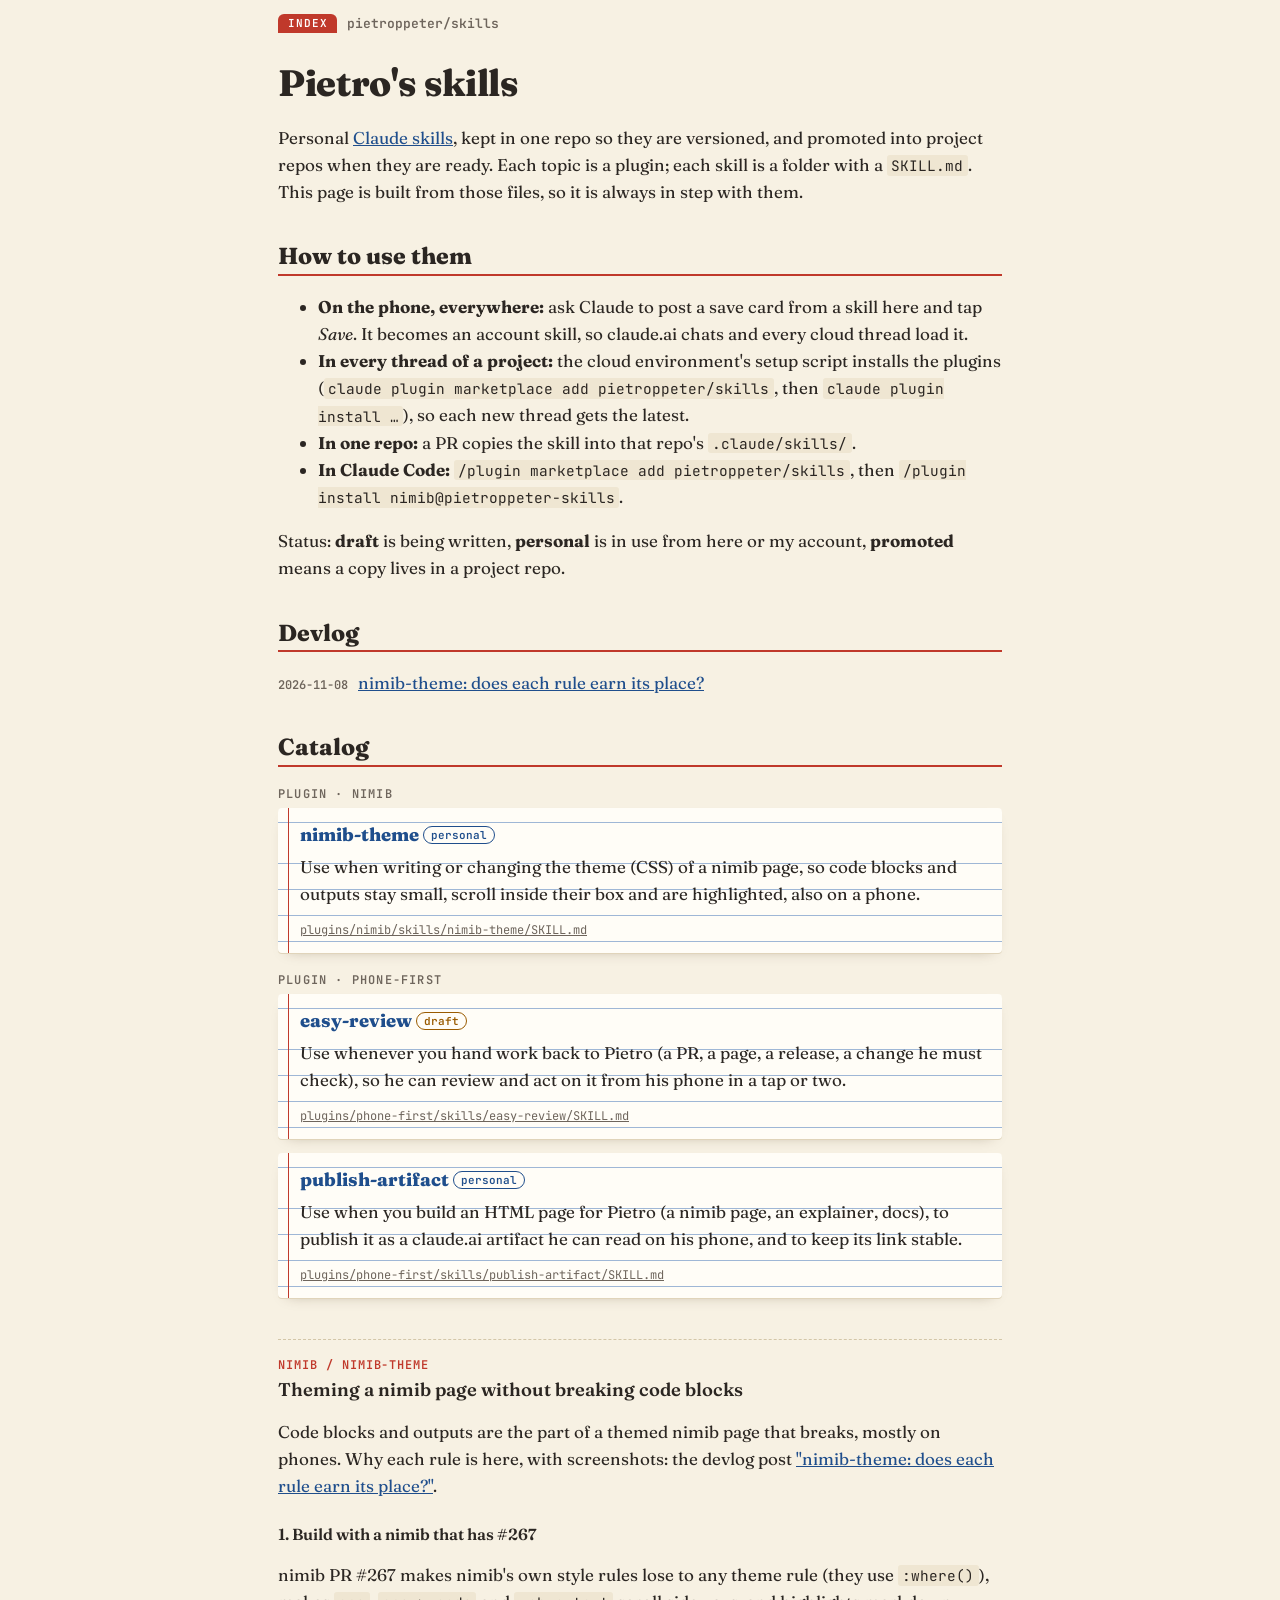
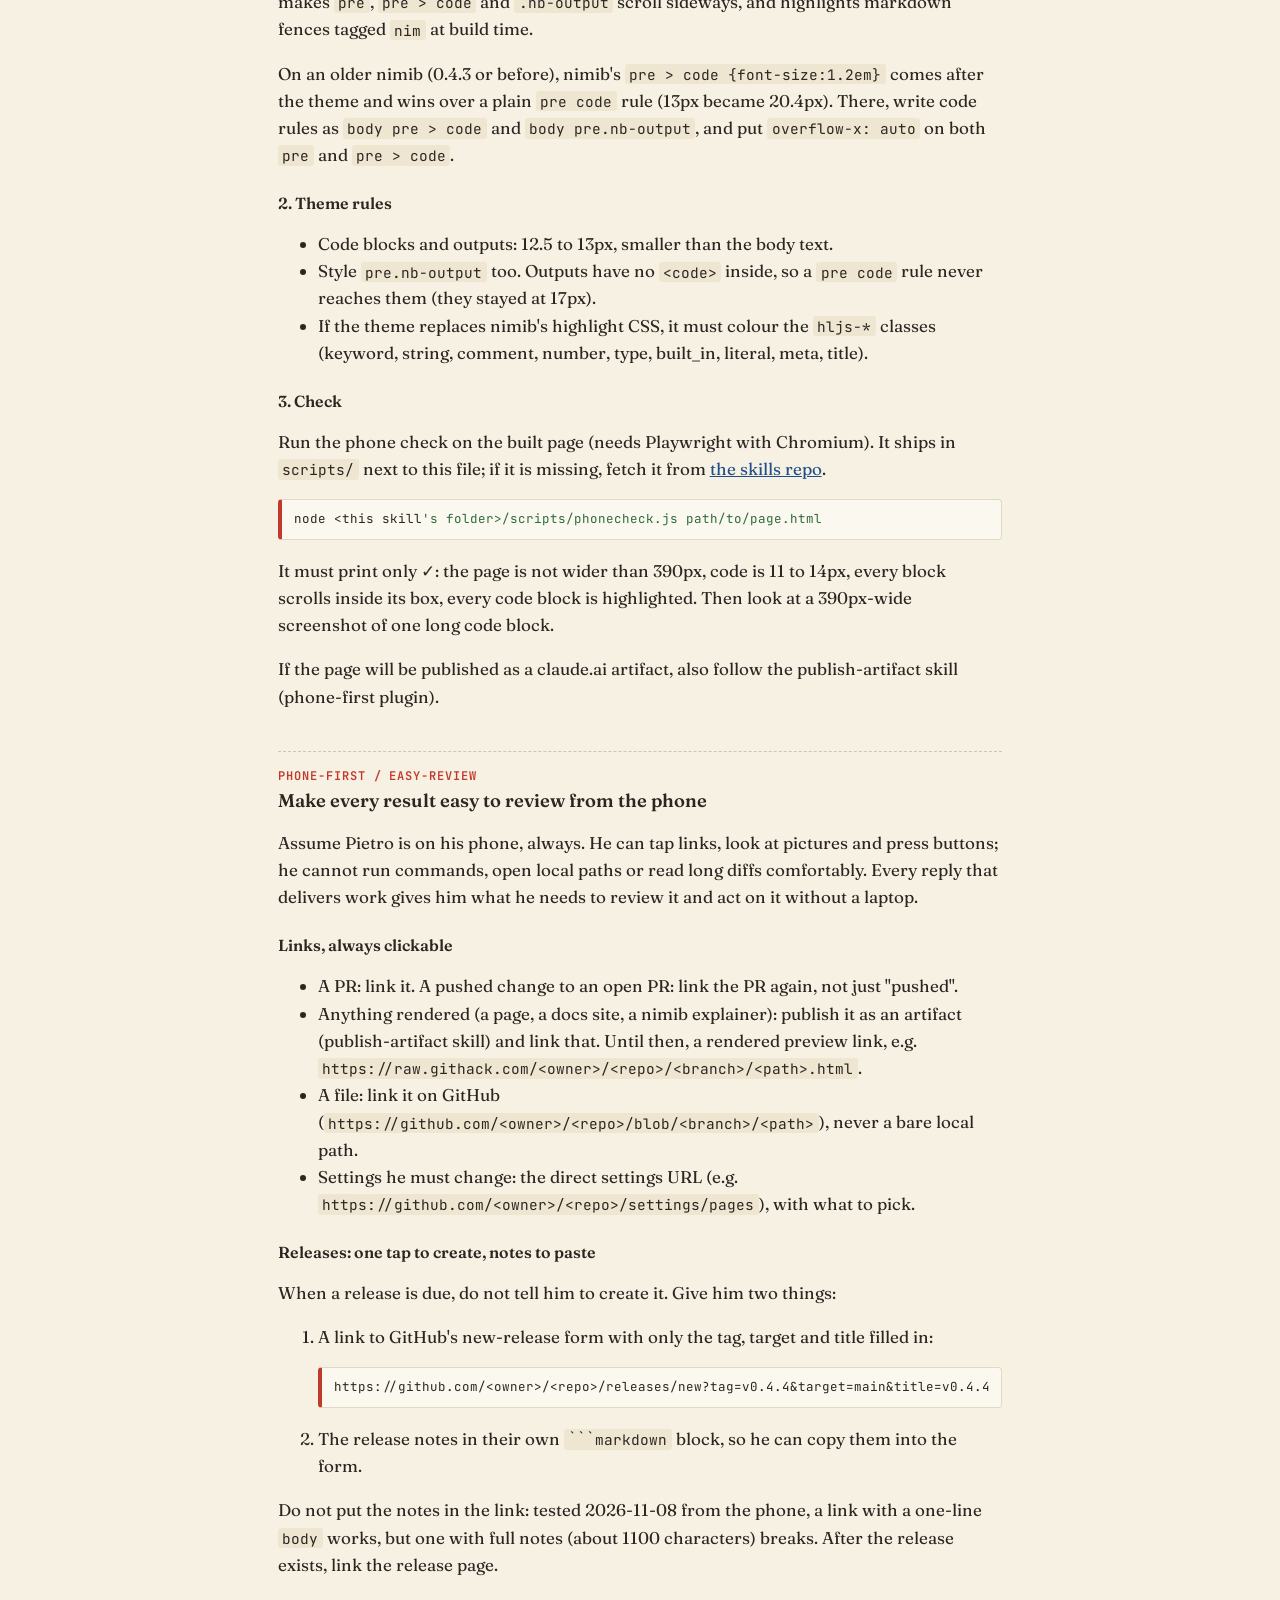
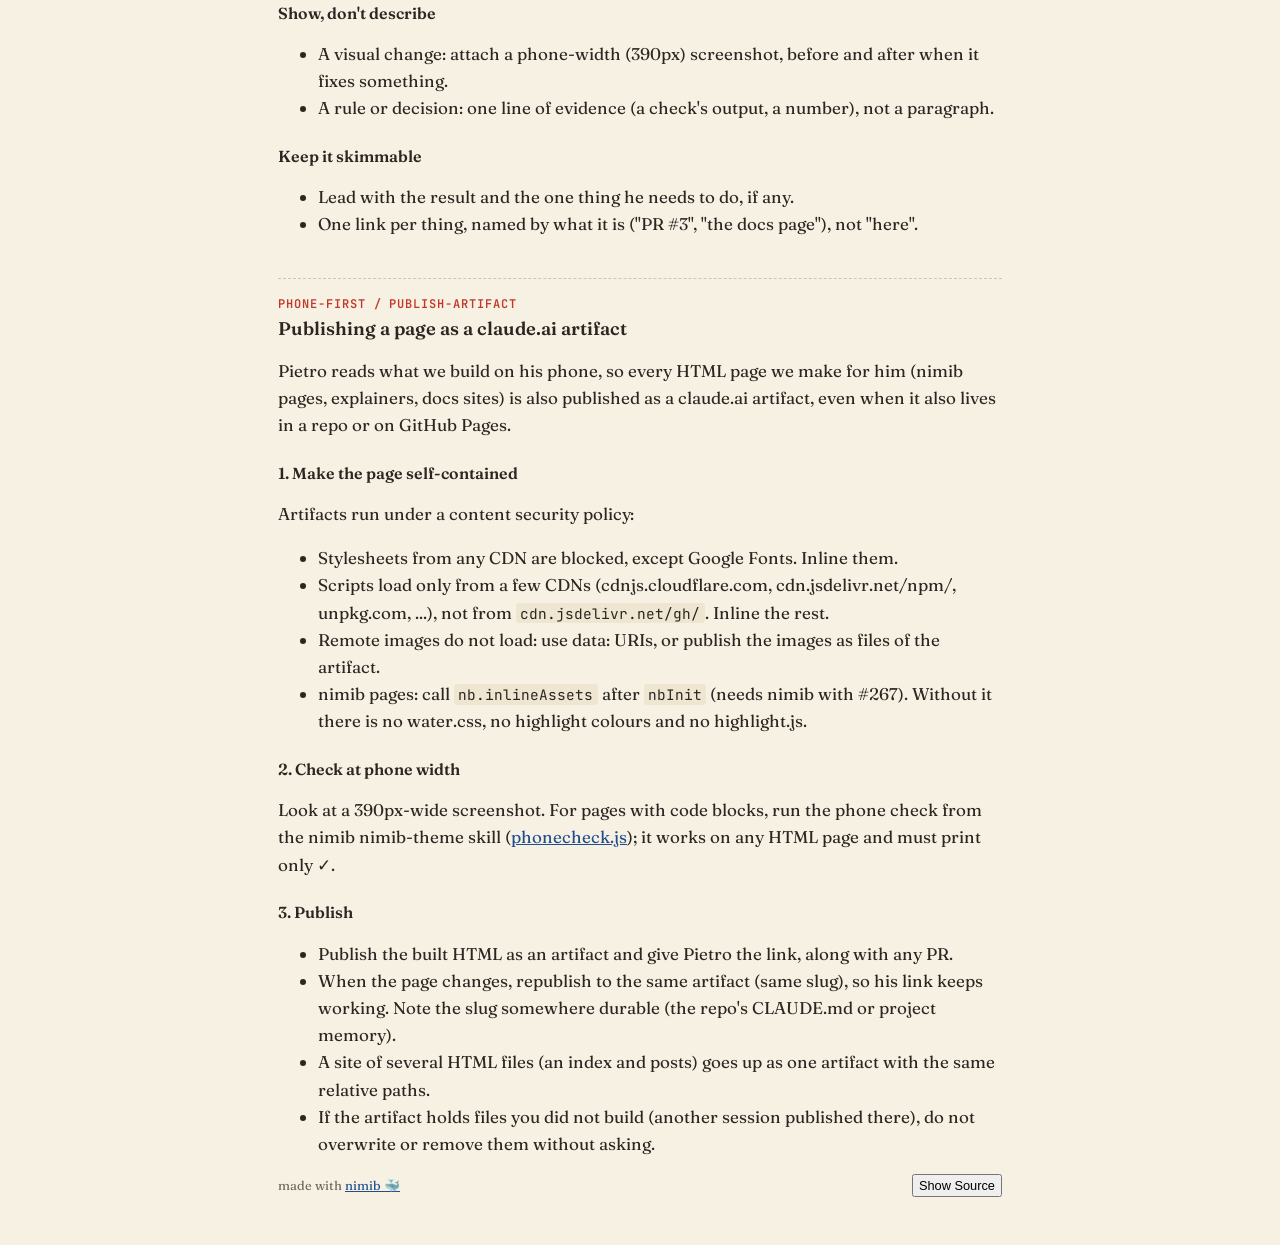
<file: index.html>
<!DOCTYPE html>
<html lang="en-us">
<head>
  <title>Pietro's skills</title>
  <meta content="text/html; charset=utf-8" http-equiv="content-type">
  <meta content="width=device-width, initial-scale=1" name="viewport">
  <meta content="nimib 0.4.3" name="generator">
  <link rel="preconnect" href="https://fonts.googleapis.com">
<link rel="preconnect" href="https://fonts.gstatic.com" crossorigin>
<link href="https://fonts.googleapis.com/css2?family=Fraunces:opsz,wght@9..144,400;9..144,600;9..144,800&family=JetBrains+Mono:wght@400;600&display=swap" rel="stylesheet">
<style>/* "Index card" theme: cream paper, a red margin rule, blue ruled cards. */
:root { --paper:#f7f1e3; --ink:#2b2622; --muted:#6e655c; --rule:#c0392b; --blue:#9fb7d6; --card:#fffdf7; --accent:#1f4e8c; }
* { box-sizing: border-box; }
html { -webkit-text-size-adjust: 100%; text-size-adjust: 100%; }
body { margin: 0 auto; max-width: 760px; padding: 0 18px 48px; background: var(--paper); color: var(--ink);
  font: 17px/1.6 "Fraunces", Georgia, serif; font-optical-sizing: auto; }
a { color: var(--accent); }
h1, h2, h3, h4 { line-height: 1.2; margin: 1.6em 0 .5em; }
h1 { font-size: 2.3rem; font-weight: 800; margin-top: .6em; letter-spacing: -.01em; }
h2 { font-size: 1.45rem; font-weight: 800; border-bottom: 2px solid var(--rule); padding-bottom: .15em; }
h3 { font-size: 1.15rem; font-weight: 600; }
h4 { font-size: 1rem; font-weight: 600; }
.masthead { display: flex; align-items: center; gap: 10px; padding: 14px 0 6px; font: 600 13px "JetBrains Mono", monospace; }
.masthead a { color: var(--muted); text-decoration: none; }
.tab { background: var(--rule); color: #fff; padding: 2px 10px 3px; border-radius: 6px 6px 0 0; letter-spacing: .08em; text-transform: uppercase; font-size: 11px; }
code { font-family: "JetBrains Mono", ui-monospace, monospace; font-size: .85em; background: #efe6d2; padding: .05em .3em; border-radius: 3px; }
body pre { background: #fbf8f0; border: 1px solid #e3d8c0; border-left: 4px solid var(--rule); border-radius: 4px; padding: 10px 12px; overflow-x: auto; }
body pre > code, body pre.nb-output { font: 12.5px/1.5 "JetBrains Mono", ui-monospace, monospace; background: none; padding: 0; overflow-x: auto; display: block; white-space: pre; }
.hljs-comment, .hljs-quote { color: #8a8076; font-style: italic; }
.hljs-keyword, .hljs-selector-tag, .hljs-built_in { color: #a3271a; }
.hljs-string, .hljs-regexp { color: #2e6b3a; }
.hljs-number, .hljs-literal, .hljs-symbol { color: #9a5b00; }
.hljs-type, .hljs-title, .hljs-section { color: var(--accent); }
.hljs-meta, .hljs-attr, .hljs-attribute, .hljs-variable { color: #7a4f9a; }
.plugin { font: 600 12px "JetBrains Mono", monospace; text-transform: uppercase; letter-spacing: .1em; color: var(--muted); }
.cards { list-style: none; padding: 0; margin: 0; display: grid; gap: 14px; }
.card { background: var(--card); border-radius: 4px; padding: 12px 16px 12px 22px; box-shadow: 0 1px 0 #e0d4ba, 0 6px 14px -10px rgba(60,40,10,.4);
  background-image: linear-gradient(to right, transparent 10px, var(--rule) 10px, var(--rule) 11px, transparent 11px),
    repeating-linear-gradient(to bottom, transparent 0 25px, var(--blue) 25px 26px);
  background-position: 0 0, 0 30px; }
.card .name { font-weight: 800; font-size: 1.15rem; text-decoration: none; }
.card p { margin: .2em 0 .4em; }
.card .src { font: 12px "JetBrains Mono", monospace; color: var(--muted); word-break: break-all; }
.status { font: 600 11px "JetBrains Mono", monospace; padding: 1px 7px; border-radius: 10px; border: 1px solid; vertical-align: 2px; }
.status.draft { color: #9a5b00; } .status.personal { color: var(--accent); } .status.promoted { color: #2e6b3a; }
.skill { margin-top: 2.4em; }
.kicker { font: 600 12px "JetBrains Mono", monospace; color: var(--rule); text-transform: uppercase; letter-spacing: .08em; margin: 0; border-top: 1px dashed #d3c6a8; padding-top: 1.4em; }
.skill > h3:first-of-type, .kicker + h3 { margin-top: .3em; }
footer, .nb-footer { color: var(--muted); font-size: 13px; }
.shot { margin: 1em 0; } .shot img { width: 100%; max-width: 390px; display: block; margin: 0 auto; border: 1px solid #d9cfb8; border-radius: 6px; }
.shot figcaption { font-size: 13px; color: var(--muted); text-align: center; margin-top: 4px; }
table { border-collapse: collapse; width: 100%; font-size: 14px; display: block; overflow-x: auto; }
th, td { border-bottom: 1px solid #ddd1b6; padding: 6px 8px; text-align: left; vertical-align: top; }
.posts { list-style: none; padding: 0; } .posts time { font: 600 12px "JetBrains Mono", monospace; color: var(--muted); margin-right: 6px; }
:not(pre) > code { overflow-wrap: anywhere; }
</style>
  
  <style>
/* nimib's own rules use :where(), so they have zero specificity:
   any rule in a theme wins over them, wherever the theme puts it. */
:where(html) {
  -webkit-text-size-adjust: 100%;
  text-size-adjust: 100%;
}
:where(.nb-box) {
  display: flex;
  align-items: center;
  justify-content: space-between;
}
:where(.nb-small) {
  font-size: 0.8rem;
}
:where(button.nb-small) {
  float: right;
  padding: 2px;
  padding-right: 5px;
  padding-left: 5px;
}
:where(section#source) {
  display:none
}
/* code scrolls sideways inside its own box instead of spilling out of it */
:where(pre), :where(pre > code), :where(.nb-output) {
  overflow-x: auto;
}
:where(pre > code) {
  font-size: 1.2em;
}
:where(.nb-output) {
  line-height: 1.15;
}
:where(figure) {
  margin: 2rem 0;
}
:where(figcaption) {
  text-align: center;
}
</style>
  
    
<script>
/*!
  Highlight.js v11.7.0 (git: 82688fad18)
  (c) 2006-2022 undefined and other contributors
  License: BSD-3-Clause
 */
var hljs=function(){"use strict";var e={exports:{}};function t(e){
return e instanceof Map?e.clear=e.delete=e.set=()=>{
throw Error("map is read-only")}:e instanceof Set&&(e.add=e.clear=e.delete=()=>{
throw Error("set is read-only")
}),Object.freeze(e),Object.getOwnPropertyNames(e).forEach((n=>{var i=e[n]
;"object"!=typeof i||Object.isFrozen(i)||t(i)})),e}
e.exports=t,e.exports.default=t;class n{constructor(e){
void 0===e.data&&(e.data={}),this.data=e.data,this.isMatchIgnored=!1}
ignoreMatch(){this.isMatchIgnored=!0}}function i(e){
return e.replace(/&/g,"&amp;").replace(/</g,"&lt;").replace(/>/g,"&gt;").replace(/"/g,"&quot;").replace(/'/g,"&#x27;")
}function r(e,...t){const n=Object.create(null);for(const t in e)n[t]=e[t]
;return t.forEach((e=>{for(const t in e)n[t]=e[t]})),n}
const s=e=>!!e.scope||e.sublanguage&&e.language;class o{constructor(e,t){
this.buffer="",this.classPrefix=t.classPrefix,e.walk(this)}addText(e){
this.buffer+=i(e)}openNode(e){if(!s(e))return;let t=""
;t=e.sublanguage?"language-"+e.language:((e,{prefix:t})=>{if(e.includes(".")){
const n=e.split(".")
;return[`${t}${n.shift()}`,...n.map(((e,t)=>`${e}${"_".repeat(t+1)}`))].join(" ")
}return`${t}${e}`})(e.scope,{prefix:this.classPrefix}),this.span(t)}
closeNode(e){s(e)&&(this.buffer+="</span>")}value(){return this.buffer}span(e){
this.buffer+=`<span class="${e}">`}}const a=(e={})=>{const t={children:[]}
;return Object.assign(t,e),t};class c{constructor(){
this.rootNode=a(),this.stack=[this.rootNode]}get top(){
return this.stack[this.stack.length-1]}get root(){return this.rootNode}add(e){
this.top.children.push(e)}openNode(e){const t=a({scope:e})
;this.add(t),this.stack.push(t)}closeNode(){
if(this.stack.length>1)return this.stack.pop()}closeAllNodes(){
for(;this.closeNode(););}toJSON(){return JSON.stringify(this.rootNode,null,4)}
walk(e){return this.constructor._walk(e,this.rootNode)}static _walk(e,t){
return"string"==typeof t?e.addText(t):t.children&&(e.openNode(t),
t.children.forEach((t=>this._walk(e,t))),e.closeNode(t)),e}static _collapse(e){
"string"!=typeof e&&e.children&&(e.children.every((e=>"string"==typeof e))?e.children=[e.children.join("")]:e.children.forEach((e=>{
c._collapse(e)})))}}class l extends c{constructor(e){super(),this.options=e}
addKeyword(e,t){""!==e&&(this.openNode(t),this.addText(e),this.closeNode())}
addText(e){""!==e&&this.add(e)}addSublanguage(e,t){const n=e.root
;n.sublanguage=!0,n.language=t,this.add(n)}toHTML(){
return new o(this,this.options).value()}finalize(){return!0}}function g(e){
return e?"string"==typeof e?e:e.source:null}function d(e){return p("(?=",e,")")}
function u(e){return p("(?:",e,")*")}function h(e){return p("(?:",e,")?")}
function p(...e){return e.map((e=>g(e))).join("")}function f(...e){const t=(e=>{
const t=e[e.length-1]
;return"object"==typeof t&&t.constructor===Object?(e.splice(e.length-1,1),t):{}
})(e);return"("+(t.capture?"":"?:")+e.map((e=>g(e))).join("|")+")"}
function b(e){return RegExp(e.toString()+"|").exec("").length-1}
const m=/\[(?:[^\\\]]|\\.)*\]|\(\??|\\([1-9][0-9]*)|\\./
;function E(e,{joinWith:t}){let n=0;return e.map((e=>{n+=1;const t=n
;let i=g(e),r="";for(;i.length>0;){const e=m.exec(i);if(!e){r+=i;break}
r+=i.substring(0,e.index),
i=i.substring(e.index+e[0].length),"\\"===e[0][0]&&e[1]?r+="\\"+(Number(e[1])+t):(r+=e[0],
"("===e[0]&&n++)}return r})).map((e=>`(${e})`)).join(t)}
const x="[a-zA-Z]\\w*",w="[a-zA-Z_]\\w*",y="\\b\\d+(\\.\\d+)?",_="(-?)(\\b0[xX][a-fA-F0-9]+|(\\b\\d+(\\.\\d*)?|\\.\\d+)([eE][-+]?\\d+)?)",O="\\b(0b[01]+)",v={
begin:"\\\\[\\s\\S]",relevance:0},N={scope:"string",begin:"'",end:"'",
illegal:"\\n",contains:[v]},k={scope:"string",begin:'"',end:'"',illegal:"\\n",
contains:[v]},M=(e,t,n={})=>{const i=r({scope:"comment",begin:e,end:t,
contains:[]},n);i.contains.push({scope:"doctag",
begin:"[ ]*(?=(TODO|FIXME|NOTE|BUG|OPTIMIZE|HACK|XXX):)",
end:/(TODO|FIXME|NOTE|BUG|OPTIMIZE|HACK|XXX):/,excludeBegin:!0,relevance:0})
;const s=f("I","a","is","so","us","to","at","if","in","it","on",/[A-Za-z]+['](d|ve|re|ll|t|s|n)/,/[A-Za-z]+[-][a-z]+/,/[A-Za-z][a-z]{2,}/)
;return i.contains.push({begin:p(/[ ]+/,"(",s,/[.]?[:]?([.][ ]|[ ])/,"){3}")}),i
},S=M("//","$"),R=M("/\\*","\\*/"),j=M("#","$");var A=Object.freeze({
__proto__:null,MATCH_NOTHING_RE:/\b\B/,IDENT_RE:x,UNDERSCORE_IDENT_RE:w,
NUMBER_RE:y,C_NUMBER_RE:_,BINARY_NUMBER_RE:O,
RE_STARTERS_RE:"!|!=|!==|%|%=|&|&&|&=|\\*|\\*=|\\+|\\+=|,|-|-=|/=|/|:|;|<<|<<=|<=|<|===|==|=|>>>=|>>=|>=|>>>|>>|>|\\?|\\[|\\{|\\(|\\^|\\^=|\\||\\|=|\\|\\||~",
SHEBANG:(e={})=>{const t=/^#![ ]*\//
;return e.binary&&(e.begin=p(t,/.*\b/,e.binary,/\b.*/)),r({scope:"meta",begin:t,
end:/$/,relevance:0,"on:begin":(e,t)=>{0!==e.index&&t.ignoreMatch()}},e)},
BACKSLASH_ESCAPE:v,APOS_STRING_MODE:N,QUOTE_STRING_MODE:k,PHRASAL_WORDS_MODE:{
begin:/\b(a|an|the|are|I'm|isn't|don't|doesn't|won't|but|just|should|pretty|simply|enough|gonna|going|wtf|so|such|will|you|your|they|like|more)\b/
},COMMENT:M,C_LINE_COMMENT_MODE:S,C_BLOCK_COMMENT_MODE:R,HASH_COMMENT_MODE:j,
NUMBER_MODE:{scope:"number",begin:y,relevance:0},C_NUMBER_MODE:{scope:"number",
begin:_,relevance:0},BINARY_NUMBER_MODE:{scope:"number",begin:O,relevance:0},
REGEXP_MODE:{begin:/(?=\/[^/\n]*\/)/,contains:[{scope:"regexp",begin:/\//,
end:/\/[gimuy]*/,illegal:/\n/,contains:[v,{begin:/\[/,end:/\]/,relevance:0,
contains:[v]}]}]},TITLE_MODE:{scope:"title",begin:x,relevance:0},
UNDERSCORE_TITLE_MODE:{scope:"title",begin:w,relevance:0},METHOD_GUARD:{
begin:"\\.\\s*[a-zA-Z_]\\w*",relevance:0},END_SAME_AS_BEGIN:e=>Object.assign(e,{
"on:begin":(e,t)=>{t.data._beginMatch=e[1]},"on:end":(e,t)=>{
t.data._beginMatch!==e[1]&&t.ignoreMatch()}})});function I(e,t){
"."===e.input[e.index-1]&&t.ignoreMatch()}function T(e,t){
void 0!==e.className&&(e.scope=e.className,delete e.className)}function L(e,t){
t&&e.beginKeywords&&(e.begin="\\b("+e.beginKeywords.split(" ").join("|")+")(?!\\.)(?=\\b|\\s)",
e.__beforeBegin=I,e.keywords=e.keywords||e.beginKeywords,delete e.beginKeywords,
void 0===e.relevance&&(e.relevance=0))}function B(e,t){
Array.isArray(e.illegal)&&(e.illegal=f(...e.illegal))}function D(e,t){
if(e.match){
if(e.begin||e.end)throw Error("begin & end are not supported with match")
;e.begin=e.match,delete e.match}}function H(e,t){
void 0===e.relevance&&(e.relevance=1)}const P=(e,t)=>{if(!e.beforeMatch)return
;if(e.starts)throw Error("beforeMatch cannot be used with starts")
;const n=Object.assign({},e);Object.keys(e).forEach((t=>{delete e[t]
})),e.keywords=n.keywords,e.begin=p(n.beforeMatch,d(n.begin)),e.starts={
relevance:0,contains:[Object.assign(n,{endsParent:!0})]
},e.relevance=0,delete n.beforeMatch
},C=["of","and","for","in","not","or","if","then","parent","list","value"]
;function $(e,t,n="keyword"){const i=Object.create(null)
;return"string"==typeof e?r(n,e.split(" ")):Array.isArray(e)?r(n,e):Object.keys(e).forEach((n=>{
Object.assign(i,$(e[n],t,n))})),i;function r(e,n){
t&&(n=n.map((e=>e.toLowerCase()))),n.forEach((t=>{const n=t.split("|")
;i[n[0]]=[e,U(n[0],n[1])]}))}}function U(e,t){
return t?Number(t):(e=>C.includes(e.toLowerCase()))(e)?0:1}const z={},K=e=>{
console.error(e)},W=(e,...t)=>{console.log("WARN: "+e,...t)},X=(e,t)=>{
z[`${e}/${t}`]||(console.log(`Deprecated as of ${e}. ${t}`),z[`${e}/${t}`]=!0)
},G=Error();function Z(e,t,{key:n}){let i=0;const r=e[n],s={},o={}
;for(let e=1;e<=t.length;e++)o[e+i]=r[e],s[e+i]=!0,i+=b(t[e-1])
;e[n]=o,e[n]._emit=s,e[n]._multi=!0}function F(e){(e=>{
e.scope&&"object"==typeof e.scope&&null!==e.scope&&(e.beginScope=e.scope,
delete e.scope)})(e),"string"==typeof e.beginScope&&(e.beginScope={
_wrap:e.beginScope}),"string"==typeof e.endScope&&(e.endScope={_wrap:e.endScope
}),(e=>{if(Array.isArray(e.begin)){
if(e.skip||e.excludeBegin||e.returnBegin)throw K("skip, excludeBegin, returnBegin not compatible with beginScope: {}"),
G
;if("object"!=typeof e.beginScope||null===e.beginScope)throw K("beginScope must be object"),
G;Z(e,e.begin,{key:"beginScope"}),e.begin=E(e.begin,{joinWith:""})}})(e),(e=>{
if(Array.isArray(e.end)){
if(e.skip||e.excludeEnd||e.returnEnd)throw K("skip, excludeEnd, returnEnd not compatible with endScope: {}"),
G
;if("object"!=typeof e.endScope||null===e.endScope)throw K("endScope must be object"),
G;Z(e,e.end,{key:"endScope"}),e.end=E(e.end,{joinWith:""})}})(e)}function V(e){
function t(t,n){
return RegExp(g(t),"m"+(e.case_insensitive?"i":"")+(e.unicodeRegex?"u":"")+(n?"g":""))
}class n{constructor(){
this.matchIndexes={},this.regexes=[],this.matchAt=1,this.position=0}
addRule(e,t){
t.position=this.position++,this.matchIndexes[this.matchAt]=t,this.regexes.push([t,e]),
this.matchAt+=b(e)+1}compile(){0===this.regexes.length&&(this.exec=()=>null)
;const e=this.regexes.map((e=>e[1]));this.matcherRe=t(E(e,{joinWith:"|"
}),!0),this.lastIndex=0}exec(e){this.matcherRe.lastIndex=this.lastIndex
;const t=this.matcherRe.exec(e);if(!t)return null
;const n=t.findIndex(((e,t)=>t>0&&void 0!==e)),i=this.matchIndexes[n]
;return t.splice(0,n),Object.assign(t,i)}}class i{constructor(){
this.rules=[],this.multiRegexes=[],
this.count=0,this.lastIndex=0,this.regexIndex=0}getMatcher(e){
if(this.multiRegexes[e])return this.multiRegexes[e];const t=new n
;return this.rules.slice(e).forEach((([e,n])=>t.addRule(e,n))),
t.compile(),this.multiRegexes[e]=t,t}resumingScanAtSamePosition(){
return 0!==this.regexIndex}considerAll(){this.regexIndex=0}addRule(e,t){
this.rules.push([e,t]),"begin"===t.type&&this.count++}exec(e){
const t=this.getMatcher(this.regexIndex);t.lastIndex=this.lastIndex
;let n=t.exec(e)
;if(this.resumingScanAtSamePosition())if(n&&n.index===this.lastIndex);else{
const t=this.getMatcher(0);t.lastIndex=this.lastIndex+1,n=t.exec(e)}
return n&&(this.regexIndex+=n.position+1,
this.regexIndex===this.count&&this.considerAll()),n}}
if(e.compilerExtensions||(e.compilerExtensions=[]),
e.contains&&e.contains.includes("self"))throw Error("ERR: contains `self` is not supported at the top-level of a language.  See documentation.")
;return e.classNameAliases=r(e.classNameAliases||{}),function n(s,o){const a=s
;if(s.isCompiled)return a
;[T,D,F,P].forEach((e=>e(s,o))),e.compilerExtensions.forEach((e=>e(s,o))),
s.__beforeBegin=null,[L,B,H].forEach((e=>e(s,o))),s.isCompiled=!0;let c=null
;return"object"==typeof s.keywords&&s.keywords.$pattern&&(s.keywords=Object.assign({},s.keywords),
c=s.keywords.$pattern,
delete s.keywords.$pattern),c=c||/\w+/,s.keywords&&(s.keywords=$(s.keywords,e.case_insensitive)),
a.keywordPatternRe=t(c,!0),
o&&(s.begin||(s.begin=/\B|\b/),a.beginRe=t(a.begin),s.end||s.endsWithParent||(s.end=/\B|\b/),
s.end&&(a.endRe=t(a.end)),
a.terminatorEnd=g(a.end)||"",s.endsWithParent&&o.terminatorEnd&&(a.terminatorEnd+=(s.end?"|":"")+o.terminatorEnd)),
s.illegal&&(a.illegalRe=t(s.illegal)),
s.contains||(s.contains=[]),s.contains=[].concat(...s.contains.map((e=>(e=>(e.variants&&!e.cachedVariants&&(e.cachedVariants=e.variants.map((t=>r(e,{
variants:null},t)))),e.cachedVariants?e.cachedVariants:q(e)?r(e,{
starts:e.starts?r(e.starts):null
}):Object.isFrozen(e)?r(e):e))("self"===e?s:e)))),s.contains.forEach((e=>{n(e,a)
})),s.starts&&n(s.starts,o),a.matcher=(e=>{const t=new i
;return e.contains.forEach((e=>t.addRule(e.begin,{rule:e,type:"begin"
}))),e.terminatorEnd&&t.addRule(e.terminatorEnd,{type:"end"
}),e.illegal&&t.addRule(e.illegal,{type:"illegal"}),t})(a),a}(e)}function q(e){
return!!e&&(e.endsWithParent||q(e.starts))}class J extends Error{
constructor(e,t){super(e),this.name="HTMLInjectionError",this.html=t}}
const Y=i,Q=r,ee=Symbol("nomatch");var te=(t=>{
const i=Object.create(null),r=Object.create(null),s=[];let o=!0
;const a="Could not find the language '{}', did you forget to load/include a language module?",c={
disableAutodetect:!0,name:"Plain text",contains:[]};let g={
ignoreUnescapedHTML:!1,throwUnescapedHTML:!1,noHighlightRe:/^(no-?highlight)$/i,
languageDetectRe:/\blang(?:uage)?-([\w-]+)\b/i,classPrefix:"hljs-",
cssSelector:"pre code",languages:null,__emitter:l};function b(e){
return g.noHighlightRe.test(e)}function m(e,t,n){let i="",r=""
;"object"==typeof t?(i=e,
n=t.ignoreIllegals,r=t.language):(X("10.7.0","highlight(lang, code, ...args) has been deprecated."),
X("10.7.0","Please use highlight(code, options) instead.\nhttps://github.com/highlightjs/highlight.js/issues/2277"),
r=e,i=t),void 0===n&&(n=!0);const s={code:i,language:r};k("before:highlight",s)
;const o=s.result?s.result:E(s.language,s.code,n)
;return o.code=s.code,k("after:highlight",o),o}function E(e,t,r,s){
const c=Object.create(null);function l(){if(!N.keywords)return void M.addText(S)
;let e=0;N.keywordPatternRe.lastIndex=0;let t=N.keywordPatternRe.exec(S),n=""
;for(;t;){n+=S.substring(e,t.index)
;const r=y.case_insensitive?t[0].toLowerCase():t[0],s=(i=r,N.keywords[i]);if(s){
const[e,i]=s
;if(M.addText(n),n="",c[r]=(c[r]||0)+1,c[r]<=7&&(R+=i),e.startsWith("_"))n+=t[0];else{
const n=y.classNameAliases[e]||e;M.addKeyword(t[0],n)}}else n+=t[0]
;e=N.keywordPatternRe.lastIndex,t=N.keywordPatternRe.exec(S)}var i
;n+=S.substring(e),M.addText(n)}function d(){null!=N.subLanguage?(()=>{
if(""===S)return;let e=null;if("string"==typeof N.subLanguage){
if(!i[N.subLanguage])return void M.addText(S)
;e=E(N.subLanguage,S,!0,k[N.subLanguage]),k[N.subLanguage]=e._top
}else e=x(S,N.subLanguage.length?N.subLanguage:null)
;N.relevance>0&&(R+=e.relevance),M.addSublanguage(e._emitter,e.language)
})():l(),S=""}function u(e,t){let n=1;const i=t.length-1;for(;n<=i;){
if(!e._emit[n]){n++;continue}const i=y.classNameAliases[e[n]]||e[n],r=t[n]
;i?M.addKeyword(r,i):(S=r,l(),S=""),n++}}function h(e,t){
return e.scope&&"string"==typeof e.scope&&M.openNode(y.classNameAliases[e.scope]||e.scope),
e.beginScope&&(e.beginScope._wrap?(M.addKeyword(S,y.classNameAliases[e.beginScope._wrap]||e.beginScope._wrap),
S=""):e.beginScope._multi&&(u(e.beginScope,t),S="")),N=Object.create(e,{parent:{
value:N}}),N}function p(e,t,i){let r=((e,t)=>{const n=e&&e.exec(t)
;return n&&0===n.index})(e.endRe,i);if(r){if(e["on:end"]){const i=new n(e)
;e["on:end"](t,i),i.isMatchIgnored&&(r=!1)}if(r){
for(;e.endsParent&&e.parent;)e=e.parent;return e}}
if(e.endsWithParent)return p(e.parent,t,i)}function f(e){
return 0===N.matcher.regexIndex?(S+=e[0],1):(I=!0,0)}function b(e){
const n=e[0],i=t.substring(e.index),r=p(N,e,i);if(!r)return ee;const s=N
;N.endScope&&N.endScope._wrap?(d(),
M.addKeyword(n,N.endScope._wrap)):N.endScope&&N.endScope._multi?(d(),
u(N.endScope,e)):s.skip?S+=n:(s.returnEnd||s.excludeEnd||(S+=n),
d(),s.excludeEnd&&(S=n));do{
N.scope&&M.closeNode(),N.skip||N.subLanguage||(R+=N.relevance),N=N.parent
}while(N!==r.parent);return r.starts&&h(r.starts,e),s.returnEnd?0:n.length}
let m={};function w(i,s){const a=s&&s[0];if(S+=i,null==a)return d(),0
;if("begin"===m.type&&"end"===s.type&&m.index===s.index&&""===a){
if(S+=t.slice(s.index,s.index+1),!o){const t=Error(`0 width match regex (${e})`)
;throw t.languageName=e,t.badRule=m.rule,t}return 1}
if(m=s,"begin"===s.type)return(e=>{
const t=e[0],i=e.rule,r=new n(i),s=[i.__beforeBegin,i["on:begin"]]
;for(const n of s)if(n&&(n(e,r),r.isMatchIgnored))return f(t)
;return i.skip?S+=t:(i.excludeBegin&&(S+=t),
d(),i.returnBegin||i.excludeBegin||(S=t)),h(i,e),i.returnBegin?0:t.length})(s)
;if("illegal"===s.type&&!r){
const e=Error('Illegal lexeme "'+a+'" for mode "'+(N.scope||"<unnamed>")+'"')
;throw e.mode=N,e}if("end"===s.type){const e=b(s);if(e!==ee)return e}
if("illegal"===s.type&&""===a)return 1
;if(A>1e5&&A>3*s.index)throw Error("potential infinite loop, way more iterations than matches")
;return S+=a,a.length}const y=O(e)
;if(!y)throw K(a.replace("{}",e)),Error('Unknown language: "'+e+'"')
;const _=V(y);let v="",N=s||_;const k={},M=new g.__emitter(g);(()=>{const e=[]
;for(let t=N;t!==y;t=t.parent)t.scope&&e.unshift(t.scope)
;e.forEach((e=>M.openNode(e)))})();let S="",R=0,j=0,A=0,I=!1;try{
for(N.matcher.considerAll();;){
A++,I?I=!1:N.matcher.considerAll(),N.matcher.lastIndex=j
;const e=N.matcher.exec(t);if(!e)break;const n=w(t.substring(j,e.index),e)
;j=e.index+n}
return w(t.substring(j)),M.closeAllNodes(),M.finalize(),v=M.toHTML(),{
language:e,value:v,relevance:R,illegal:!1,_emitter:M,_top:N}}catch(n){
if(n.message&&n.message.includes("Illegal"))return{language:e,value:Y(t),
illegal:!0,relevance:0,_illegalBy:{message:n.message,index:j,
context:t.slice(j-100,j+100),mode:n.mode,resultSoFar:v},_emitter:M};if(o)return{
language:e,value:Y(t),illegal:!1,relevance:0,errorRaised:n,_emitter:M,_top:N}
;throw n}}function x(e,t){t=t||g.languages||Object.keys(i);const n=(e=>{
const t={value:Y(e),illegal:!1,relevance:0,_top:c,_emitter:new g.__emitter(g)}
;return t._emitter.addText(e),t})(e),r=t.filter(O).filter(N).map((t=>E(t,e,!1)))
;r.unshift(n);const s=r.sort(((e,t)=>{
if(e.relevance!==t.relevance)return t.relevance-e.relevance
;if(e.language&&t.language){if(O(e.language).supersetOf===t.language)return 1
;if(O(t.language).supersetOf===e.language)return-1}return 0})),[o,a]=s,l=o
;return l.secondBest=a,l}function w(e){let t=null;const n=(e=>{
let t=e.className+" ";t+=e.parentNode?e.parentNode.className:""
;const n=g.languageDetectRe.exec(t);if(n){const t=O(n[1])
;return t||(W(a.replace("{}",n[1])),
W("Falling back to no-highlight mode for this block.",e)),t?n[1]:"no-highlight"}
return t.split(/\s+/).find((e=>b(e)||O(e)))})(e);if(b(n))return
;if(k("before:highlightElement",{el:e,language:n
}),e.children.length>0&&(g.ignoreUnescapedHTML||(console.warn("One of your code blocks includes unescaped HTML. This is a potentially serious security risk."),
console.warn("https://github.com/highlightjs/highlight.js/wiki/security"),
console.warn("The element with unescaped HTML:"),
console.warn(e)),g.throwUnescapedHTML))throw new J("One of your code blocks includes unescaped HTML.",e.innerHTML)
;t=e;const i=t.textContent,s=n?m(i,{language:n,ignoreIllegals:!0}):x(i)
;e.innerHTML=s.value,((e,t,n)=>{const i=t&&r[t]||n
;e.classList.add("hljs"),e.classList.add("language-"+i)
})(e,n,s.language),e.result={language:s.language,re:s.relevance,
relevance:s.relevance},s.secondBest&&(e.secondBest={
language:s.secondBest.language,relevance:s.secondBest.relevance
}),k("after:highlightElement",{el:e,result:s,text:i})}let y=!1;function _(){
"loading"!==document.readyState?document.querySelectorAll(g.cssSelector).forEach(w):y=!0
}function O(e){return e=(e||"").toLowerCase(),i[e]||i[r[e]]}
function v(e,{languageName:t}){"string"==typeof e&&(e=[e]),e.forEach((e=>{
r[e.toLowerCase()]=t}))}function N(e){const t=O(e)
;return t&&!t.disableAutodetect}function k(e,t){const n=e;s.forEach((e=>{
e[n]&&e[n](t)}))}
"undefined"!=typeof window&&window.addEventListener&&window.addEventListener("DOMContentLoaded",(()=>{
y&&_()}),!1),Object.assign(t,{highlight:m,highlightAuto:x,highlightAll:_,
highlightElement:w,
highlightBlock:e=>(X("10.7.0","highlightBlock will be removed entirely in v12.0"),
X("10.7.0","Please use highlightElement now."),w(e)),configure:e=>{g=Q(g,e)},
initHighlighting:()=>{
_(),X("10.6.0","initHighlighting() deprecated.  Use highlightAll() now.")},
initHighlightingOnLoad:()=>{
_(),X("10.6.0","initHighlightingOnLoad() deprecated.  Use highlightAll() now.")
},registerLanguage:(e,n)=>{let r=null;try{r=n(t)}catch(t){
if(K("Language definition for '{}' could not be registered.".replace("{}",e)),
!o)throw t;K(t),r=c}
r.name||(r.name=e),i[e]=r,r.rawDefinition=n.bind(null,t),r.aliases&&v(r.aliases,{
languageName:e})},unregisterLanguage:e=>{delete i[e]
;for(const t of Object.keys(r))r[t]===e&&delete r[t]},
listLanguages:()=>Object.keys(i),getLanguage:O,registerAliases:v,
autoDetection:N,inherit:Q,addPlugin:e=>{(e=>{
e["before:highlightBlock"]&&!e["before:highlightElement"]&&(e["before:highlightElement"]=t=>{
e["before:highlightBlock"](Object.assign({block:t.el},t))
}),e["after:highlightBlock"]&&!e["after:highlightElement"]&&(e["after:highlightElement"]=t=>{
e["after:highlightBlock"](Object.assign({block:t.el},t))})})(e),s.push(e)}
}),t.debugMode=()=>{o=!1},t.safeMode=()=>{o=!0
},t.versionString="11.7.0",t.regex={concat:p,lookahead:d,either:f,optional:h,
anyNumberOfTimes:u};for(const t in A)"object"==typeof A[t]&&e.exports(A[t])
;return Object.assign(t,A),t})({});return te}()
;"object"==typeof exports&&"undefined"!=typeof module&&(module.exports=hljs);/*! `scss` grammar compiled for Highlight.js 11.7.0 */
(()=>{var e=(()=>{"use strict"
;const e=["a","abbr","address","article","aside","audio","b","blockquote","body","button","canvas","caption","cite","code","dd","del","details","dfn","div","dl","dt","em","fieldset","figcaption","figure","footer","form","h1","h2","h3","h4","h5","h6","header","hgroup","html","i","iframe","img","input","ins","kbd","label","legend","li","main","mark","menu","nav","object","ol","p","q","quote","samp","section","span","strong","summary","sup","table","tbody","td","textarea","tfoot","th","thead","time","tr","ul","var","video"],r=["any-hover","any-pointer","aspect-ratio","color","color-gamut","color-index","device-aspect-ratio","device-height","device-width","display-mode","forced-colors","grid","height","hover","inverted-colors","monochrome","orientation","overflow-block","overflow-inline","pointer","prefers-color-scheme","prefers-contrast","prefers-reduced-motion","prefers-reduced-transparency","resolution","scan","scripting","update","width","min-width","max-width","min-height","max-height"],i=["active","any-link","blank","checked","current","default","defined","dir","disabled","drop","empty","enabled","first","first-child","first-of-type","fullscreen","future","focus","focus-visible","focus-within","has","host","host-context","hover","indeterminate","in-range","invalid","is","lang","last-child","last-of-type","left","link","local-link","not","nth-child","nth-col","nth-last-child","nth-last-col","nth-last-of-type","nth-of-type","only-child","only-of-type","optional","out-of-range","past","placeholder-shown","read-only","read-write","required","right","root","scope","target","target-within","user-invalid","valid","visited","where"],t=["after","backdrop","before","cue","cue-region","first-letter","first-line","grammar-error","marker","part","placeholder","selection","slotted","spelling-error"],o=["align-content","align-items","align-self","all","animation","animation-delay","animation-direction","animation-duration","animation-fill-mode","animation-iteration-count","animation-name","animation-play-state","animation-timing-function","backface-visibility","background","background-attachment","background-blend-mode","background-clip","background-color","background-image","background-origin","background-position","background-repeat","background-size","block-size","border","border-block","border-block-color","border-block-end","border-block-end-color","border-block-end-style","border-block-end-width","border-block-start","border-block-start-color","border-block-start-style","border-block-start-width","border-block-style","border-block-width","border-bottom","border-bottom-color","border-bottom-left-radius","border-bottom-right-radius","border-bottom-style","border-bottom-width","border-collapse","border-color","border-image","border-image-outset","border-image-repeat","border-image-slice","border-image-source","border-image-width","border-inline","border-inline-color","border-inline-end","border-inline-end-color","border-inline-end-style","border-inline-end-width","border-inline-start","border-inline-start-color","border-inline-start-style","border-inline-start-width","border-inline-style","border-inline-width","border-left","border-left-color","border-left-style","border-left-width","border-radius","border-right","border-right-color","border-right-style","border-right-width","border-spacing","border-style","border-top","border-top-color","border-top-left-radius","border-top-right-radius","border-top-style","border-top-width","border-width","bottom","box-decoration-break","box-shadow","box-sizing","break-after","break-before","break-inside","caption-side","caret-color","clear","clip","clip-path","clip-rule","color","column-count","column-fill","column-gap","column-rule","column-rule-color","column-rule-style","column-rule-width","column-span","column-width","columns","contain","content","content-visibility","counter-increment","counter-reset","cue","cue-after","cue-before","cursor","direction","display","empty-cells","filter","flex","flex-basis","flex-direction","flex-flow","flex-grow","flex-shrink","flex-wrap","float","flow","font","font-display","font-family","font-feature-settings","font-kerning","font-language-override","font-size","font-size-adjust","font-smoothing","font-stretch","font-style","font-synthesis","font-variant","font-variant-caps","font-variant-east-asian","font-variant-ligatures","font-variant-numeric","font-variant-position","font-variation-settings","font-weight","gap","glyph-orientation-vertical","grid","grid-area","grid-auto-columns","grid-auto-flow","grid-auto-rows","grid-column","grid-column-end","grid-column-start","grid-gap","grid-row","grid-row-end","grid-row-start","grid-template","grid-template-areas","grid-template-columns","grid-template-rows","hanging-punctuation","height","hyphens","icon","image-orientation","image-rendering","image-resolution","ime-mode","inline-size","isolation","justify-content","left","letter-spacing","line-break","line-height","list-style","list-style-image","list-style-position","list-style-type","margin","margin-block","margin-block-end","margin-block-start","margin-bottom","margin-inline","margin-inline-end","margin-inline-start","margin-left","margin-right","margin-top","marks","mask","mask-border","mask-border-mode","mask-border-outset","mask-border-repeat","mask-border-slice","mask-border-source","mask-border-width","mask-clip","mask-composite","mask-image","mask-mode","mask-origin","mask-position","mask-repeat","mask-size","mask-type","max-block-size","max-height","max-inline-size","max-width","min-block-size","min-height","min-inline-size","min-width","mix-blend-mode","nav-down","nav-index","nav-left","nav-right","nav-up","none","normal","object-fit","object-position","opacity","order","orphans","outline","outline-color","outline-offset","outline-style","outline-width","overflow","overflow-wrap","overflow-x","overflow-y","padding","padding-block","padding-block-end","padding-block-start","padding-bottom","padding-inline","padding-inline-end","padding-inline-start","padding-left","padding-right","padding-top","page-break-after","page-break-before","page-break-inside","pause","pause-after","pause-before","perspective","perspective-origin","pointer-events","position","quotes","resize","rest","rest-after","rest-before","right","row-gap","scroll-margin","scroll-margin-block","scroll-margin-block-end","scroll-margin-block-start","scroll-margin-bottom","scroll-margin-inline","scroll-margin-inline-end","scroll-margin-inline-start","scroll-margin-left","scroll-margin-right","scroll-margin-top","scroll-padding","scroll-padding-block","scroll-padding-block-end","scroll-padding-block-start","scroll-padding-bottom","scroll-padding-inline","scroll-padding-inline-end","scroll-padding-inline-start","scroll-padding-left","scroll-padding-right","scroll-padding-top","scroll-snap-align","scroll-snap-stop","scroll-snap-type","scrollbar-color","scrollbar-gutter","scrollbar-width","shape-image-threshold","shape-margin","shape-outside","speak","speak-as","src","tab-size","table-layout","text-align","text-align-all","text-align-last","text-combine-upright","text-decoration","text-decoration-color","text-decoration-line","text-decoration-style","text-emphasis","text-emphasis-color","text-emphasis-position","text-emphasis-style","text-indent","text-justify","text-orientation","text-overflow","text-rendering","text-shadow","text-transform","text-underline-position","top","transform","transform-box","transform-origin","transform-style","transition","transition-delay","transition-duration","transition-property","transition-timing-function","unicode-bidi","vertical-align","visibility","voice-balance","voice-duration","voice-family","voice-pitch","voice-range","voice-rate","voice-stress","voice-volume","white-space","widows","width","will-change","word-break","word-spacing","word-wrap","writing-mode","z-index"].reverse()
;return n=>{const a=(e=>({IMPORTANT:{scope:"meta",begin:"!important"},
BLOCK_COMMENT:e.C_BLOCK_COMMENT_MODE,HEXCOLOR:{scope:"number",
begin:/#(([0-9a-fA-F]{3,4})|(([0-9a-fA-F]{2}){3,4}))\b/},FUNCTION_DISPATCH:{
className:"built_in",begin:/[\w-]+(?=\()/},ATTRIBUTE_SELECTOR_MODE:{
scope:"selector-attr",begin:/\[/,end:/\]/,illegal:"$",
contains:[e.APOS_STRING_MODE,e.QUOTE_STRING_MODE]},CSS_NUMBER_MODE:{
scope:"number",
begin:e.NUMBER_RE+"(%|em|ex|ch|rem|vw|vh|vmin|vmax|cm|mm|in|pt|pc|px|deg|grad|rad|turn|s|ms|Hz|kHz|dpi|dpcm|dppx)?",
relevance:0},CSS_VARIABLE:{className:"attr",begin:/--[A-Za-z][A-Za-z0-9_-]*/}
}))(n),l=t,s=i,d="@[a-z-]+",c={className:"variable",
begin:"(\\$[a-zA-Z-][a-zA-Z0-9_-]*)\\b",relevance:0};return{name:"SCSS",
case_insensitive:!0,illegal:"[=/|']",
contains:[n.C_LINE_COMMENT_MODE,n.C_BLOCK_COMMENT_MODE,a.CSS_NUMBER_MODE,{
className:"selector-id",begin:"#[A-Za-z0-9_-]+",relevance:0},{
className:"selector-class",begin:"\\.[A-Za-z0-9_-]+",relevance:0
},a.ATTRIBUTE_SELECTOR_MODE,{className:"selector-tag",
begin:"\\b("+e.join("|")+")\\b",relevance:0},{className:"selector-pseudo",
begin:":("+s.join("|")+")"},{className:"selector-pseudo",
begin:":(:)?("+l.join("|")+")"},c,{begin:/\(/,end:/\)/,
contains:[a.CSS_NUMBER_MODE]},a.CSS_VARIABLE,{className:"attribute",
begin:"\\b("+o.join("|")+")\\b"},{
begin:"\\b(whitespace|wait|w-resize|visible|vertical-text|vertical-ideographic|uppercase|upper-roman|upper-alpha|underline|transparent|top|thin|thick|text|text-top|text-bottom|tb-rl|table-header-group|table-footer-group|sw-resize|super|strict|static|square|solid|small-caps|separate|se-resize|scroll|s-resize|rtl|row-resize|ridge|right|repeat|repeat-y|repeat-x|relative|progress|pointer|overline|outside|outset|oblique|nowrap|not-allowed|normal|none|nw-resize|no-repeat|no-drop|newspaper|ne-resize|n-resize|move|middle|medium|ltr|lr-tb|lowercase|lower-roman|lower-alpha|loose|list-item|line|line-through|line-edge|lighter|left|keep-all|justify|italic|inter-word|inter-ideograph|inside|inset|inline|inline-block|inherit|inactive|ideograph-space|ideograph-parenthesis|ideograph-numeric|ideograph-alpha|horizontal|hidden|help|hand|groove|fixed|ellipsis|e-resize|double|dotted|distribute|distribute-space|distribute-letter|distribute-all-lines|disc|disabled|default|decimal|dashed|crosshair|collapse|col-resize|circle|char|center|capitalize|break-word|break-all|bottom|both|bolder|bold|block|bidi-override|below|baseline|auto|always|all-scroll|absolute|table|table-cell)\\b"
},{begin:/:/,end:/[;}{]/,relevance:0,
contains:[a.BLOCK_COMMENT,c,a.HEXCOLOR,a.CSS_NUMBER_MODE,n.QUOTE_STRING_MODE,n.APOS_STRING_MODE,a.IMPORTANT,a.FUNCTION_DISPATCH]
},{begin:"@(page|font-face)",keywords:{$pattern:d,keyword:"@page @font-face"}},{
begin:"@",end:"[{;]",returnBegin:!0,keywords:{$pattern:/[a-z-]+/,
keyword:"and or not only",attribute:r.join(" ")},contains:[{begin:d,
className:"keyword"},{begin:/[a-z-]+(?=:)/,className:"attribute"
},c,n.QUOTE_STRING_MODE,n.APOS_STRING_MODE,a.HEXCOLOR,a.CSS_NUMBER_MODE]
},a.FUNCTION_DISPATCH]}}})();hljs.registerLanguage("scss",e)})();/*! `vbnet` grammar compiled for Highlight.js 11.7.0 */
(()=>{var e=(()=>{"use strict";return e=>{
const n=e.regex,t=/\d{1,2}\/\d{1,2}\/\d{4}/,a=/\d{4}-\d{1,2}-\d{1,2}/,i=/(\d|1[012])(:\d+){0,2} *(AM|PM)/,s=/\d{1,2}(:\d{1,2}){1,2}/,r={
className:"literal",variants:[{begin:n.concat(/# */,n.either(a,t),/ *#/)},{
begin:n.concat(/# */,s,/ *#/)},{begin:n.concat(/# */,i,/ *#/)},{
begin:n.concat(/# */,n.either(a,t),/ +/,n.either(i,s),/ *#/)}]
},l=e.COMMENT(/'''/,/$/,{contains:[{className:"doctag",begin:/<\/?/,end:/>/}]
}),o=e.COMMENT(null,/$/,{variants:[{begin:/'/},{begin:/([\t ]|^)REM(?=\s)/}]})
;return{name:"Visual Basic .NET",aliases:["vb"],case_insensitive:!0,
classNameAliases:{label:"symbol"},keywords:{
keyword:"addhandler alias aggregate ansi as async assembly auto binary by byref byval call case catch class compare const continue custom declare default delegate dim distinct do each equals else elseif end enum erase error event exit explicit finally for friend from function get global goto group handles if implements imports in inherits interface into iterator join key let lib loop me mid module mustinherit mustoverride mybase myclass namespace narrowing new next notinheritable notoverridable of off on operator option optional order overloads overridable overrides paramarray partial preserve private property protected public raiseevent readonly redim removehandler resume return select set shadows shared skip static step stop structure strict sub synclock take text then throw to try unicode until using when where while widening with withevents writeonly yield",
built_in:"addressof and andalso await directcast gettype getxmlnamespace is isfalse isnot istrue like mod nameof new not or orelse trycast typeof xor cbool cbyte cchar cdate cdbl cdec cint clng cobj csbyte cshort csng cstr cuint culng cushort",
type:"boolean byte char date decimal double integer long object sbyte short single string uinteger ulong ushort",
literal:"true false nothing"},
illegal:"//|\\{|\\}|endif|gosub|variant|wend|^\\$ ",contains:[{
className:"string",begin:/"(""|[^/n])"C\b/},{className:"string",begin:/"/,
end:/"/,illegal:/\n/,contains:[{begin:/""/}]},r,{className:"number",relevance:0,
variants:[{begin:/\b\d[\d_]*((\.[\d_]+(E[+-]?[\d_]+)?)|(E[+-]?[\d_]+))[RFD@!#]?/
},{begin:/\b\d[\d_]*((U?[SIL])|[%&])?/},{begin:/&H[\dA-F_]+((U?[SIL])|[%&])?/},{
begin:/&O[0-7_]+((U?[SIL])|[%&])?/},{begin:/&B[01_]+((U?[SIL])|[%&])?/}]},{
className:"label",begin:/^\w+:/},l,o,{className:"meta",
begin:/[\t ]*#(const|disable|else|elseif|enable|end|externalsource|if|region)\b/,
end:/$/,keywords:{
keyword:"const disable else elseif enable end externalsource if region then"},
contains:[o]}]}}})();hljs.registerLanguage("vbnet",e)})();/*! `rust` grammar compiled for Highlight.js 11.7.0 */
(()=>{var e=(()=>{"use strict";return e=>{const t=e.regex,a={
className:"title.function.invoke",relevance:0,
begin:t.concat(/\b/,/(?!let\b)/,e.IDENT_RE,t.lookahead(/\s*\(/))
},n="([ui](8|16|32|64|128|size)|f(32|64))?",s=["drop ","Copy","Send","Sized","Sync","Drop","Fn","FnMut","FnOnce","ToOwned","Clone","Debug","PartialEq","PartialOrd","Eq","Ord","AsRef","AsMut","Into","From","Default","Iterator","Extend","IntoIterator","DoubleEndedIterator","ExactSizeIterator","SliceConcatExt","ToString","assert!","assert_eq!","bitflags!","bytes!","cfg!","col!","concat!","concat_idents!","debug_assert!","debug_assert_eq!","env!","panic!","file!","format!","format_args!","include_bytes!","include_str!","line!","local_data_key!","module_path!","option_env!","print!","println!","select!","stringify!","try!","unimplemented!","unreachable!","vec!","write!","writeln!","macro_rules!","assert_ne!","debug_assert_ne!"],r=["i8","i16","i32","i64","i128","isize","u8","u16","u32","u64","u128","usize","f32","f64","str","char","bool","Box","Option","Result","String","Vec"]
;return{name:"Rust",aliases:["rs"],keywords:{$pattern:e.IDENT_RE+"!?",type:r,
keyword:["abstract","as","async","await","become","box","break","const","continue","crate","do","dyn","else","enum","extern","false","final","fn","for","if","impl","in","let","loop","macro","match","mod","move","mut","override","priv","pub","ref","return","self","Self","static","struct","super","trait","true","try","type","typeof","unsafe","unsized","use","virtual","where","while","yield"],
literal:["true","false","Some","None","Ok","Err"],built_in:s},illegal:"</",
contains:[e.C_LINE_COMMENT_MODE,e.COMMENT("/\\*","\\*/",{contains:["self"]
}),e.inherit(e.QUOTE_STRING_MODE,{begin:/b?"/,illegal:null}),{
className:"string",variants:[{begin:/b?r(#*)"(.|\n)*?"\1(?!#)/},{
begin:/b?'\\?(x\w{2}|u\w{4}|U\w{8}|.)'/}]},{className:"symbol",
begin:/'[a-zA-Z_][a-zA-Z0-9_]*/},{className:"number",variants:[{
begin:"\\b0b([01_]+)"+n},{begin:"\\b0o([0-7_]+)"+n},{
begin:"\\b0x([A-Fa-f0-9_]+)"+n},{
begin:"\\b(\\d[\\d_]*(\\.[0-9_]+)?([eE][+-]?[0-9_]+)?)"+n}],relevance:0},{
begin:[/fn/,/\s+/,e.UNDERSCORE_IDENT_RE],className:{1:"keyword",
3:"title.function"}},{className:"meta",begin:"#!?\\[",end:"\\]",contains:[{
className:"string",begin:/"/,end:/"/}]},{
begin:[/let/,/\s+/,/(?:mut\s+)?/,e.UNDERSCORE_IDENT_RE],className:{1:"keyword",
3:"keyword",4:"variable"}},{
begin:[/for/,/\s+/,e.UNDERSCORE_IDENT_RE,/\s+/,/in/],className:{1:"keyword",
3:"variable",5:"keyword"}},{begin:[/type/,/\s+/,e.UNDERSCORE_IDENT_RE],
className:{1:"keyword",3:"title.class"}},{
begin:[/(?:trait|enum|struct|union|impl|for)/,/\s+/,e.UNDERSCORE_IDENT_RE],
className:{1:"keyword",3:"title.class"}},{begin:e.IDENT_RE+"::",keywords:{
keyword:"Self",built_in:s,type:r}},{className:"punctuation",begin:"->"},a]}}})()
;hljs.registerLanguage("rust",e)})();/*! `objectivec` grammar compiled for Highlight.js 11.7.0 */
(()=>{var e=(()=>{"use strict";return e=>{const n=/[a-zA-Z@][a-zA-Z0-9_]*/,_={
$pattern:n,keyword:["@interface","@class","@protocol","@implementation"]}
;return{name:"Objective-C",
aliases:["mm","objc","obj-c","obj-c++","objective-c++"],keywords:{
"variable.language":["this","super"],$pattern:n,
keyword:["while","export","sizeof","typedef","const","struct","for","union","volatile","static","mutable","if","do","return","goto","enum","else","break","extern","asm","case","default","register","explicit","typename","switch","continue","inline","readonly","assign","readwrite","self","@synchronized","id","typeof","nonatomic","IBOutlet","IBAction","strong","weak","copy","in","out","inout","bycopy","byref","oneway","__strong","__weak","__block","__autoreleasing","@private","@protected","@public","@try","@property","@end","@throw","@catch","@finally","@autoreleasepool","@synthesize","@dynamic","@selector","@optional","@required","@encode","@package","@import","@defs","@compatibility_alias","__bridge","__bridge_transfer","__bridge_retained","__bridge_retain","__covariant","__contravariant","__kindof","_Nonnull","_Nullable","_Null_unspecified","__FUNCTION__","__PRETTY_FUNCTION__","__attribute__","getter","setter","retain","unsafe_unretained","nonnull","nullable","null_unspecified","null_resettable","class","instancetype","NS_DESIGNATED_INITIALIZER","NS_UNAVAILABLE","NS_REQUIRES_SUPER","NS_RETURNS_INNER_POINTER","NS_INLINE","NS_AVAILABLE","NS_DEPRECATED","NS_ENUM","NS_OPTIONS","NS_SWIFT_UNAVAILABLE","NS_ASSUME_NONNULL_BEGIN","NS_ASSUME_NONNULL_END","NS_REFINED_FOR_SWIFT","NS_SWIFT_NAME","NS_SWIFT_NOTHROW","NS_DURING","NS_HANDLER","NS_ENDHANDLER","NS_VALUERETURN","NS_VOIDRETURN"],
literal:["false","true","FALSE","TRUE","nil","YES","NO","NULL"],
built_in:["dispatch_once_t","dispatch_queue_t","dispatch_sync","dispatch_async","dispatch_once"],
type:["int","float","char","unsigned","signed","short","long","double","wchar_t","unichar","void","bool","BOOL","id|0","_Bool"]
},illegal:"</",contains:[{className:"built_in",
begin:"\\b(AV|CA|CF|CG|CI|CL|CM|CN|CT|MK|MP|MTK|MTL|NS|SCN|SK|UI|WK|XC)\\w+"
},e.C_LINE_COMMENT_MODE,e.C_BLOCK_COMMENT_MODE,e.C_NUMBER_MODE,e.QUOTE_STRING_MODE,e.APOS_STRING_MODE,{
className:"string",variants:[{begin:'@"',end:'"',illegal:"\\n",
contains:[e.BACKSLASH_ESCAPE]}]},{className:"meta",begin:/#\s*[a-z]+\b/,end:/$/,
keywords:{
keyword:"if else elif endif define undef warning error line pragma ifdef ifndef include"
},contains:[{begin:/\\\n/,relevance:0},e.inherit(e.QUOTE_STRING_MODE,{
className:"string"}),{className:"string",begin:/<.*?>/,end:/$/,illegal:"\\n"
},e.C_LINE_COMMENT_MODE,e.C_BLOCK_COMMENT_MODE]},{className:"class",
begin:"("+_.keyword.join("|")+")\\b",end:/(\{|$)/,excludeEnd:!0,keywords:_,
contains:[e.UNDERSCORE_TITLE_MODE]},{begin:"\\."+e.UNDERSCORE_IDENT_RE,
relevance:0}]}}})();hljs.registerLanguage("objectivec",e)})();/*! `xml` grammar compiled for Highlight.js 11.7.0 */
(()=>{var e=(()=>{"use strict";return e=>{
const a=e.regex,n=a.concat(/[\p{L}_]/u,a.optional(/[\p{L}0-9_.-]*:/u),/[\p{L}0-9_.-]*/u),s={
className:"symbol",begin:/&[a-z]+;|&#[0-9]+;|&#x[a-f0-9]+;/},t={begin:/\s/,
contains:[{className:"keyword",begin:/#?[a-z_][a-z1-9_-]+/,illegal:/\n/}]
},i=e.inherit(t,{begin:/\(/,end:/\)/}),c=e.inherit(e.APOS_STRING_MODE,{
className:"string"}),l=e.inherit(e.QUOTE_STRING_MODE,{className:"string"}),r={
endsWithParent:!0,illegal:/</,relevance:0,contains:[{className:"attr",
begin:/[\p{L}0-9._:-]+/u,relevance:0},{begin:/=\s*/,relevance:0,contains:[{
className:"string",endsParent:!0,variants:[{begin:/"/,end:/"/,contains:[s]},{
begin:/'/,end:/'/,contains:[s]},{begin:/[^\s"'=<>`]+/}]}]}]};return{
name:"HTML, XML",
aliases:["html","xhtml","rss","atom","xjb","xsd","xsl","plist","wsf","svg"],
case_insensitive:!0,unicodeRegex:!0,contains:[{className:"meta",begin:/<![a-z]/,
end:/>/,relevance:10,contains:[t,l,c,i,{begin:/\[/,end:/\]/,contains:[{
className:"meta",begin:/<![a-z]/,end:/>/,contains:[t,i,l,c]}]}]
},e.COMMENT(/<!--/,/-->/,{relevance:10}),{begin:/<!\[CDATA\[/,end:/\]\]>/,
relevance:10},s,{className:"meta",end:/\?>/,variants:[{begin:/<\?xml/,
relevance:10,contains:[l]},{begin:/<\?[a-z][a-z0-9]+/}]},{className:"tag",
begin:/<style(?=\s|>)/,end:/>/,keywords:{name:"style"},contains:[r],starts:{
end:/<\/style>/,returnEnd:!0,subLanguage:["css","xml"]}},{className:"tag",
begin:/<script(?=\s|>)/,end:/>/,keywords:{name:"script"},contains:[r],starts:{
end:/<\/script>/,returnEnd:!0,subLanguage:["javascript","handlebars","xml"]}},{
className:"tag",begin:/<>|<\/>/},{className:"tag",
begin:a.concat(/</,a.lookahead(a.concat(n,a.either(/\/>/,/>/,/\s/)))),
end:/\/?>/,contains:[{className:"name",begin:n,relevance:0,starts:r}]},{
className:"tag",begin:a.concat(/<\//,a.lookahead(a.concat(n,/>/))),contains:[{
className:"name",begin:n,relevance:0},{begin:/>/,relevance:0,endsParent:!0}]}]}}
})();hljs.registerLanguage("xml",e)})();/*! `java` grammar compiled for Highlight.js 11.7.0 */
(()=>{var e=(()=>{"use strict"
;var e="\\.([0-9](_*[0-9])*)",a="[0-9a-fA-F](_*[0-9a-fA-F])*",n={
className:"number",variants:[{
begin:`(\\b([0-9](_*[0-9])*)((${e})|\\.)?|(${e}))[eE][+-]?([0-9](_*[0-9])*)[fFdD]?\\b`
},{begin:`\\b([0-9](_*[0-9])*)((${e})[fFdD]?\\b|\\.([fFdD]\\b)?)`},{
begin:`(${e})[fFdD]?\\b`},{begin:"\\b([0-9](_*[0-9])*)[fFdD]\\b"},{
begin:`\\b0[xX]((${a})\\.?|(${a})?\\.(${a}))[pP][+-]?([0-9](_*[0-9])*)[fFdD]?\\b`
},{begin:"\\b(0|[1-9](_*[0-9])*)[lL]?\\b"},{begin:`\\b0[xX](${a})[lL]?\\b`},{
begin:"\\b0(_*[0-7])*[lL]?\\b"},{begin:"\\b0[bB][01](_*[01])*[lL]?\\b"}],
relevance:0};function s(e,a,n){return-1===n?"":e.replace(a,(t=>s(e,a,n-1)))}
return e=>{
const a=e.regex,t="[\xc0-\u02b8a-zA-Z_$][\xc0-\u02b8a-zA-Z_$0-9]*",i=t+s("(?:<"+t+"~~~(?:\\s*,\\s*"+t+"~~~)*>)?",/~~~/g,2),r={
keyword:["synchronized","abstract","private","var","static","if","const ","for","while","strictfp","finally","protected","import","native","final","void","enum","else","break","transient","catch","instanceof","volatile","case","assert","package","default","public","try","switch","continue","throws","protected","public","private","module","requires","exports","do","sealed","yield","permits"],
literal:["false","true","null"],
type:["char","boolean","long","float","int","byte","short","double"],
built_in:["super","this"]},l={className:"meta",begin:"@"+t,contains:[{
begin:/\(/,end:/\)/,contains:["self"]}]},c={className:"params",begin:/\(/,
end:/\)/,keywords:r,relevance:0,contains:[e.C_BLOCK_COMMENT_MODE],endsParent:!0}
;return{name:"Java",aliases:["jsp"],keywords:r,illegal:/<\/|#/,
contains:[e.COMMENT("/\\*\\*","\\*/",{relevance:0,contains:[{begin:/\w+@/,
relevance:0},{className:"doctag",begin:"@[A-Za-z]+"}]}),{
begin:/import java\.[a-z]+\./,keywords:"import",relevance:2
},e.C_LINE_COMMENT_MODE,e.C_BLOCK_COMMENT_MODE,{begin:/"""/,end:/"""/,
className:"string",contains:[e.BACKSLASH_ESCAPE]
},e.APOS_STRING_MODE,e.QUOTE_STRING_MODE,{
match:[/\b(?:class|interface|enum|extends|implements|new)/,/\s+/,t],className:{
1:"keyword",3:"title.class"}},{match:/non-sealed/,scope:"keyword"},{
begin:[a.concat(/(?!else)/,t),/\s+/,t,/\s+/,/=(?!=)/],className:{1:"type",
3:"variable",5:"operator"}},{begin:[/record/,/\s+/,t],className:{1:"keyword",
3:"title.class"},contains:[c,e.C_LINE_COMMENT_MODE,e.C_BLOCK_COMMENT_MODE]},{
beginKeywords:"new throw return else",relevance:0},{
begin:["(?:"+i+"\\s+)",e.UNDERSCORE_IDENT_RE,/\s*(?=\()/],className:{
2:"title.function"},keywords:r,contains:[{className:"params",begin:/\(/,
end:/\)/,keywords:r,relevance:0,
contains:[l,e.APOS_STRING_MODE,e.QUOTE_STRING_MODE,n,e.C_BLOCK_COMMENT_MODE]
},e.C_LINE_COMMENT_MODE,e.C_BLOCK_COMMENT_MODE]},n,l]}}})()
;hljs.registerLanguage("java",e)})();/*! `python` grammar compiled for Highlight.js 11.7.0 */
(()=>{var e=(()=>{"use strict";return e=>{
const n=e.regex,a=/[\p{XID_Start}_]\p{XID_Continue}*/u,i=["and","as","assert","async","await","break","case","class","continue","def","del","elif","else","except","finally","for","from","global","if","import","in","is","lambda","match","nonlocal|10","not","or","pass","raise","return","try","while","with","yield"],s={
$pattern:/[A-Za-z]\w+|__\w+__/,keyword:i,
built_in:["__import__","abs","all","any","ascii","bin","bool","breakpoint","bytearray","bytes","callable","chr","classmethod","compile","complex","delattr","dict","dir","divmod","enumerate","eval","exec","filter","float","format","frozenset","getattr","globals","hasattr","hash","help","hex","id","input","int","isinstance","issubclass","iter","len","list","locals","map","max","memoryview","min","next","object","oct","open","ord","pow","print","property","range","repr","reversed","round","set","setattr","slice","sorted","staticmethod","str","sum","super","tuple","type","vars","zip"],
literal:["__debug__","Ellipsis","False","None","NotImplemented","True"],
type:["Any","Callable","Coroutine","Dict","List","Literal","Generic","Optional","Sequence","Set","Tuple","Type","Union"]
},t={className:"meta",begin:/^(>>>|\.\.\.) /},r={className:"subst",begin:/\{/,
end:/\}/,keywords:s,illegal:/#/},l={begin:/\{\{/,relevance:0},b={
className:"string",contains:[e.BACKSLASH_ESCAPE],variants:[{
begin:/([uU]|[bB]|[rR]|[bB][rR]|[rR][bB])?'''/,end:/'''/,
contains:[e.BACKSLASH_ESCAPE,t],relevance:10},{
begin:/([uU]|[bB]|[rR]|[bB][rR]|[rR][bB])?"""/,end:/"""/,
contains:[e.BACKSLASH_ESCAPE,t],relevance:10},{
begin:/([fF][rR]|[rR][fF]|[fF])'''/,end:/'''/,
contains:[e.BACKSLASH_ESCAPE,t,l,r]},{begin:/([fF][rR]|[rR][fF]|[fF])"""/,
end:/"""/,contains:[e.BACKSLASH_ESCAPE,t,l,r]},{begin:/([uU]|[rR])'/,end:/'/,
relevance:10},{begin:/([uU]|[rR])"/,end:/"/,relevance:10},{
begin:/([bB]|[bB][rR]|[rR][bB])'/,end:/'/},{begin:/([bB]|[bB][rR]|[rR][bB])"/,
end:/"/},{begin:/([fF][rR]|[rR][fF]|[fF])'/,end:/'/,
contains:[e.BACKSLASH_ESCAPE,l,r]},{begin:/([fF][rR]|[rR][fF]|[fF])"/,end:/"/,
contains:[e.BACKSLASH_ESCAPE,l,r]},e.APOS_STRING_MODE,e.QUOTE_STRING_MODE]
},o="[0-9](_?[0-9])*",c=`(\\b(${o}))?\\.(${o})|\\b(${o})\\.`,d="\\b|"+i.join("|"),g={
className:"number",relevance:0,variants:[{
begin:`(\\b(${o})|(${c}))[eE][+-]?(${o})[jJ]?(?=${d})`},{begin:`(${c})[jJ]?`},{
begin:`\\b([1-9](_?[0-9])*|0+(_?0)*)[lLjJ]?(?=${d})`},{
begin:`\\b0[bB](_?[01])+[lL]?(?=${d})`},{begin:`\\b0[oO](_?[0-7])+[lL]?(?=${d})`
},{begin:`\\b0[xX](_?[0-9a-fA-F])+[lL]?(?=${d})`},{begin:`\\b(${o})[jJ](?=${d})`
}]},p={className:"comment",begin:n.lookahead(/# type:/),end:/$/,keywords:s,
contains:[{begin:/# type:/},{begin:/#/,end:/\b\B/,endsWithParent:!0}]},m={
className:"params",variants:[{className:"",begin:/\(\s*\)/,skip:!0},{begin:/\(/,
end:/\)/,excludeBegin:!0,excludeEnd:!0,keywords:s,
contains:["self",t,g,b,e.HASH_COMMENT_MODE]}]};return r.contains=[b,g,t],{
name:"Python",aliases:["py","gyp","ipython"],unicodeRegex:!0,keywords:s,
illegal:/(<\/|->|\?)|=>/,contains:[t,g,{begin:/\bself\b/},{beginKeywords:"if",
relevance:0},b,p,e.HASH_COMMENT_MODE,{match:[/\bdef/,/\s+/,a],scope:{
1:"keyword",3:"title.function"},contains:[m]},{variants:[{
match:[/\bclass/,/\s+/,a,/\s*/,/\(\s*/,a,/\s*\)/]},{match:[/\bclass/,/\s+/,a]}],
scope:{1:"keyword",3:"title.class",6:"title.class.inherited"}},{
className:"meta",begin:/^[\t ]*@/,end:/(?=#)|$/,contains:[g,m,b]}]}}})()
;hljs.registerLanguage("python",e)})();/*! `python-repl` grammar compiled for Highlight.js 11.7.0 */
(()=>{var a=(()=>{"use strict";return a=>({aliases:["pycon"],contains:[{
className:"meta.prompt",starts:{end:/ |$/,starts:{end:"$",subLanguage:"python"}
},variants:[{begin:/^>>>(?=[ ]|$)/},{begin:/^\.\.\.(?=[ ]|$)/}]}]})})()
;hljs.registerLanguage("python-repl",a)})();/*! `typescript` grammar compiled for Highlight.js 11.7.0 */
(()=>{var e=(()=>{"use strict"
;const e="[A-Za-z$_][0-9A-Za-z$_]*",n=["as","in","of","if","for","while","finally","var","new","function","do","return","void","else","break","catch","instanceof","with","throw","case","default","try","switch","continue","typeof","delete","let","yield","const","class","debugger","async","await","static","import","from","export","extends"],a=["true","false","null","undefined","NaN","Infinity"],t=["Object","Function","Boolean","Symbol","Math","Date","Number","BigInt","String","RegExp","Array","Float32Array","Float64Array","Int8Array","Uint8Array","Uint8ClampedArray","Int16Array","Int32Array","Uint16Array","Uint32Array","BigInt64Array","BigUint64Array","Set","Map","WeakSet","WeakMap","ArrayBuffer","SharedArrayBuffer","Atomics","DataView","JSON","Promise","Generator","GeneratorFunction","AsyncFunction","Reflect","Proxy","Intl","WebAssembly"],s=["Error","EvalError","InternalError","RangeError","ReferenceError","SyntaxError","TypeError","URIError"],c=["setInterval","setTimeout","clearInterval","clearTimeout","require","exports","eval","isFinite","isNaN","parseFloat","parseInt","decodeURI","decodeURIComponent","encodeURI","encodeURIComponent","escape","unescape"],r=["arguments","this","super","console","window","document","localStorage","module","global"],i=[].concat(c,t,s)
;function o(o){const l=o.regex,d=e,b={begin:/<[A-Za-z0-9\\._:-]+/,
end:/\/[A-Za-z0-9\\._:-]+>|\/>/,isTrulyOpeningTag:(e,n)=>{
const a=e[0].length+e.index,t=e.input[a]
;if("<"===t||","===t)return void n.ignoreMatch();let s
;">"===t&&(((e,{after:n})=>{const a="</"+e[0].slice(1)
;return-1!==e.input.indexOf(a,n)})(e,{after:a})||n.ignoreMatch())
;const c=e.input.substring(a)
;((s=c.match(/^\s*=/))||(s=c.match(/^\s+extends\s+/))&&0===s.index)&&n.ignoreMatch()
}},g={$pattern:e,keyword:n,literal:a,built_in:i,"variable.language":r
},u="\\.([0-9](_?[0-9])*)",m="0|[1-9](_?[0-9])*|0[0-7]*[89][0-9]*",E={
className:"number",variants:[{
begin:`(\\b(${m})((${u})|\\.)?|(${u}))[eE][+-]?([0-9](_?[0-9])*)\\b`},{
begin:`\\b(${m})\\b((${u})\\b|\\.)?|(${u})\\b`},{
begin:"\\b(0|[1-9](_?[0-9])*)n\\b"},{
begin:"\\b0[xX][0-9a-fA-F](_?[0-9a-fA-F])*n?\\b"},{
begin:"\\b0[bB][0-1](_?[0-1])*n?\\b"},{begin:"\\b0[oO][0-7](_?[0-7])*n?\\b"},{
begin:"\\b0[0-7]+n?\\b"}],relevance:0},y={className:"subst",begin:"\\$\\{",
end:"\\}",keywords:g,contains:[]},A={begin:"html`",end:"",starts:{end:"`",
returnEnd:!1,contains:[o.BACKSLASH_ESCAPE,y],subLanguage:"xml"}},p={
begin:"css`",end:"",starts:{end:"`",returnEnd:!1,
contains:[o.BACKSLASH_ESCAPE,y],subLanguage:"css"}},_={className:"string",
begin:"`",end:"`",contains:[o.BACKSLASH_ESCAPE,y]},N={className:"comment",
variants:[o.COMMENT(/\/\*\*(?!\/)/,"\\*/",{relevance:0,contains:[{
begin:"(?=@[A-Za-z]+)",relevance:0,contains:[{className:"doctag",
begin:"@[A-Za-z]+"},{className:"type",begin:"\\{",end:"\\}",excludeEnd:!0,
excludeBegin:!0,relevance:0},{className:"variable",begin:d+"(?=\\s*(-)|$)",
endsParent:!0,relevance:0},{begin:/(?=[^\n])\s/,relevance:0}]}]
}),o.C_BLOCK_COMMENT_MODE,o.C_LINE_COMMENT_MODE]
},f=[o.APOS_STRING_MODE,o.QUOTE_STRING_MODE,A,p,_,{match:/\$\d+/},E]
;y.contains=f.concat({begin:/\{/,end:/\}/,keywords:g,contains:["self"].concat(f)
});const h=[].concat(N,y.contains),v=h.concat([{begin:/\(/,end:/\)/,keywords:g,
contains:["self"].concat(h)}]),S={className:"params",begin:/\(/,end:/\)/,
excludeBegin:!0,excludeEnd:!0,keywords:g,contains:v},w={variants:[{
match:[/class/,/\s+/,d,/\s+/,/extends/,/\s+/,l.concat(d,"(",l.concat(/\./,d),")*")],
scope:{1:"keyword",3:"title.class",5:"keyword",7:"title.class.inherited"}},{
match:[/class/,/\s+/,d],scope:{1:"keyword",3:"title.class"}}]},R={relevance:0,
match:l.either(/\bJSON/,/\b[A-Z][a-z]+([A-Z][a-z]*|\d)*/,/\b[A-Z]{2,}([A-Z][a-z]+|\d)+([A-Z][a-z]*)*/,/\b[A-Z]{2,}[a-z]+([A-Z][a-z]+|\d)*([A-Z][a-z]*)*/),
className:"title.class",keywords:{_:[...t,...s]}},x={variants:[{
match:[/function/,/\s+/,d,/(?=\s*\()/]},{match:[/function/,/\s*(?=\()/]}],
className:{1:"keyword",3:"title.function"},label:"func.def",contains:[S],
illegal:/%/},k={
match:l.concat(/\b/,(O=[...c,"super","import"],l.concat("(?!",O.join("|"),")")),d,l.lookahead(/\(/)),
className:"title.function",relevance:0};var O;const I={
begin:l.concat(/\./,l.lookahead(l.concat(d,/(?![0-9A-Za-z$_(])/))),end:d,
excludeBegin:!0,keywords:"prototype",className:"property",relevance:0},C={
match:[/get|set/,/\s+/,d,/(?=\()/],className:{1:"keyword",3:"title.function"},
contains:[{begin:/\(\)/},S]
},T="(\\([^()]*(\\([^()]*(\\([^()]*\\)[^()]*)*\\)[^()]*)*\\)|"+o.UNDERSCORE_IDENT_RE+")\\s*=>",M={
match:[/const|var|let/,/\s+/,d,/\s*/,/=\s*/,/(async\s*)?/,l.lookahead(T)],
keywords:"async",className:{1:"keyword",3:"title.function"},contains:[S]}
;return{name:"Javascript",aliases:["js","jsx","mjs","cjs"],keywords:g,exports:{
PARAMS_CONTAINS:v,CLASS_REFERENCE:R},illegal:/#(?![$_A-z])/,
contains:[o.SHEBANG({label:"shebang",binary:"node",relevance:5}),{
label:"use_strict",className:"meta",relevance:10,
begin:/^\s*['"]use (strict|asm)['"]/
},o.APOS_STRING_MODE,o.QUOTE_STRING_MODE,A,p,_,N,{match:/\$\d+/},E,R,{
className:"attr",begin:d+l.lookahead(":"),relevance:0},M,{
begin:"("+o.RE_STARTERS_RE+"|\\b(case|return|throw)\\b)\\s*",
keywords:"return throw case",relevance:0,contains:[N,o.REGEXP_MODE,{
className:"function",begin:T,returnBegin:!0,end:"\\s*=>",contains:[{
className:"params",variants:[{begin:o.UNDERSCORE_IDENT_RE,relevance:0},{
className:null,begin:/\(\s*\)/,skip:!0},{begin:/\(/,end:/\)/,excludeBegin:!0,
excludeEnd:!0,keywords:g,contains:v}]}]},{begin:/,/,relevance:0},{match:/\s+/,
relevance:0},{variants:[{begin:"<>",end:"</>"},{
match:/<[A-Za-z0-9\\._:-]+\s*\/>/},{begin:b.begin,
"on:begin":b.isTrulyOpeningTag,end:b.end}],subLanguage:"xml",contains:[{
begin:b.begin,end:b.end,skip:!0,contains:["self"]}]}]},x,{
beginKeywords:"while if switch catch for"},{
begin:"\\b(?!function)"+o.UNDERSCORE_IDENT_RE+"\\([^()]*(\\([^()]*(\\([^()]*\\)[^()]*)*\\)[^()]*)*\\)\\s*\\{",
returnBegin:!0,label:"func.def",contains:[S,o.inherit(o.TITLE_MODE,{begin:d,
className:"title.function"})]},{match:/\.\.\./,relevance:0},I,{match:"\\$"+d,
relevance:0},{match:[/\bconstructor(?=\s*\()/],className:{1:"title.function"},
contains:[S]},k,{relevance:0,match:/\b[A-Z][A-Z_0-9]+\b/,
className:"variable.constant"},w,C,{match:/\$[(.]/}]}}return t=>{
const s=o(t),c=["any","void","number","boolean","string","object","never","symbol","bigint","unknown"],l={
beginKeywords:"namespace",end:/\{/,excludeEnd:!0,
contains:[s.exports.CLASS_REFERENCE]},d={beginKeywords:"interface",end:/\{/,
excludeEnd:!0,keywords:{keyword:"interface extends",built_in:c},
contains:[s.exports.CLASS_REFERENCE]},b={$pattern:e,
keyword:n.concat(["type","namespace","interface","public","private","protected","implements","declare","abstract","readonly","enum","override"]),
literal:a,built_in:i.concat(c),"variable.language":r},g={className:"meta",
begin:"@[A-Za-z$_][0-9A-Za-z$_]*"},u=(e,n,a)=>{
const t=e.contains.findIndex((e=>e.label===n))
;if(-1===t)throw Error("can not find mode to replace");e.contains.splice(t,1,a)}
;return Object.assign(s.keywords,b),
s.exports.PARAMS_CONTAINS.push(g),s.contains=s.contains.concat([g,l,d]),
u(s,"shebang",t.SHEBANG()),u(s,"use_strict",{className:"meta",relevance:10,
begin:/^\s*['"]use strict['"]/
}),s.contains.find((e=>"func.def"===e.label)).relevance=0,Object.assign(s,{
name:"TypeScript",aliases:["ts","tsx"]}),s}})()
;hljs.registerLanguage("typescript",e)})();/*! `cpp` grammar compiled for Highlight.js 11.7.0 */
(()=>{var e=(()=>{"use strict";return e=>{const t=e.regex,a=e.COMMENT("//","$",{
contains:[{begin:/\\\n/}]
}),n="[a-zA-Z_]\\w*::",r="(?!struct)(decltype\\(auto\\)|"+t.optional(n)+"[a-zA-Z_]\\w*"+t.optional("<[^<>]+>")+")",i={
className:"type",begin:"\\b[a-z\\d_]*_t\\b"},s={className:"string",variants:[{
begin:'(u8?|U|L)?"',end:'"',illegal:"\\n",contains:[e.BACKSLASH_ESCAPE]},{
begin:"(u8?|U|L)?'(\\\\(x[0-9A-Fa-f]{2}|u[0-9A-Fa-f]{4,8}|[0-7]{3}|\\S)|.)",
end:"'",illegal:"."},e.END_SAME_AS_BEGIN({
begin:/(?:u8?|U|L)?R"([^()\\ ]{0,16})\(/,end:/\)([^()\\ ]{0,16})"/})]},c={
className:"number",variants:[{begin:"\\b(0b[01']+)"},{
begin:"(-?)\\b([\\d']+(\\.[\\d']*)?|\\.[\\d']+)((ll|LL|l|L)(u|U)?|(u|U)(ll|LL|l|L)?|f|F|b|B)"
},{
begin:"(-?)(\\b0[xX][a-fA-F0-9']+|(\\b[\\d']+(\\.[\\d']*)?|\\.[\\d']+)([eE][-+]?[\\d']+)?)"
}],relevance:0},o={className:"meta",begin:/#\s*[a-z]+\b/,end:/$/,keywords:{
keyword:"if else elif endif define undef warning error line pragma _Pragma ifdef ifndef include"
},contains:[{begin:/\\\n/,relevance:0},e.inherit(s,{className:"string"}),{
className:"string",begin:/<.*?>/},a,e.C_BLOCK_COMMENT_MODE]},l={
className:"title",begin:t.optional(n)+e.IDENT_RE,relevance:0
},d=t.optional(n)+e.IDENT_RE+"\\s*\\(",u={
type:["bool","char","char16_t","char32_t","char8_t","double","float","int","long","short","void","wchar_t","unsigned","signed","const","static"],
keyword:["alignas","alignof","and","and_eq","asm","atomic_cancel","atomic_commit","atomic_noexcept","auto","bitand","bitor","break","case","catch","class","co_await","co_return","co_yield","compl","concept","const_cast|10","consteval","constexpr","constinit","continue","decltype","default","delete","do","dynamic_cast|10","else","enum","explicit","export","extern","false","final","for","friend","goto","if","import","inline","module","mutable","namespace","new","noexcept","not","not_eq","nullptr","operator","or","or_eq","override","private","protected","public","reflexpr","register","reinterpret_cast|10","requires","return","sizeof","static_assert","static_cast|10","struct","switch","synchronized","template","this","thread_local","throw","transaction_safe","transaction_safe_dynamic","true","try","typedef","typeid","typename","union","using","virtual","volatile","while","xor","xor_eq"],
literal:["NULL","false","nullopt","nullptr","true"],built_in:["_Pragma"],
_type_hints:["any","auto_ptr","barrier","binary_semaphore","bitset","complex","condition_variable","condition_variable_any","counting_semaphore","deque","false_type","future","imaginary","initializer_list","istringstream","jthread","latch","lock_guard","multimap","multiset","mutex","optional","ostringstream","packaged_task","pair","promise","priority_queue","queue","recursive_mutex","recursive_timed_mutex","scoped_lock","set","shared_future","shared_lock","shared_mutex","shared_timed_mutex","shared_ptr","stack","string_view","stringstream","timed_mutex","thread","true_type","tuple","unique_lock","unique_ptr","unordered_map","unordered_multimap","unordered_multiset","unordered_set","variant","vector","weak_ptr","wstring","wstring_view"]
},p={className:"function.dispatch",relevance:0,keywords:{
_hint:["abort","abs","acos","apply","as_const","asin","atan","atan2","calloc","ceil","cerr","cin","clog","cos","cosh","cout","declval","endl","exchange","exit","exp","fabs","floor","fmod","forward","fprintf","fputs","free","frexp","fscanf","future","invoke","isalnum","isalpha","iscntrl","isdigit","isgraph","islower","isprint","ispunct","isspace","isupper","isxdigit","labs","launder","ldexp","log","log10","make_pair","make_shared","make_shared_for_overwrite","make_tuple","make_unique","malloc","memchr","memcmp","memcpy","memset","modf","move","pow","printf","putchar","puts","realloc","scanf","sin","sinh","snprintf","sprintf","sqrt","sscanf","std","stderr","stdin","stdout","strcat","strchr","strcmp","strcpy","strcspn","strlen","strncat","strncmp","strncpy","strpbrk","strrchr","strspn","strstr","swap","tan","tanh","terminate","to_underlying","tolower","toupper","vfprintf","visit","vprintf","vsprintf"]
},
begin:t.concat(/\b/,/(?!decltype)/,/(?!if)/,/(?!for)/,/(?!switch)/,/(?!while)/,e.IDENT_RE,t.lookahead(/(<[^<>]+>|)\s*\(/))
},_=[p,o,i,a,e.C_BLOCK_COMMENT_MODE,c,s],m={variants:[{begin:/=/,end:/;/},{
begin:/\(/,end:/\)/},{beginKeywords:"new throw return else",end:/;/}],
keywords:u,contains:_.concat([{begin:/\(/,end:/\)/,keywords:u,
contains:_.concat(["self"]),relevance:0}]),relevance:0},g={className:"function",
begin:"("+r+"[\\*&\\s]+)+"+d,returnBegin:!0,end:/[{;=]/,excludeEnd:!0,
keywords:u,illegal:/[^\w\s\*&:<>.]/,contains:[{begin:"decltype\\(auto\\)",
keywords:u,relevance:0},{begin:d,returnBegin:!0,contains:[l],relevance:0},{
begin:/::/,relevance:0},{begin:/:/,endsWithParent:!0,contains:[s,c]},{
relevance:0,match:/,/},{className:"params",begin:/\(/,end:/\)/,keywords:u,
relevance:0,contains:[a,e.C_BLOCK_COMMENT_MODE,s,c,i,{begin:/\(/,end:/\)/,
keywords:u,relevance:0,contains:["self",a,e.C_BLOCK_COMMENT_MODE,s,c,i]}]
},i,a,e.C_BLOCK_COMMENT_MODE,o]};return{name:"C++",
aliases:["cc","c++","h++","hpp","hh","hxx","cxx"],keywords:u,illegal:"</",
classNameAliases:{"function.dispatch":"built_in"},
contains:[].concat(m,g,p,_,[o,{
begin:"\\b(deque|list|queue|priority_queue|pair|stack|vector|map|set|bitset|multiset|multimap|unordered_map|unordered_set|unordered_multiset|unordered_multimap|array|tuple|optional|variant|function)\\s*<(?!<)",
end:">",keywords:u,contains:["self",i]},{begin:e.IDENT_RE+"::",keywords:u},{
match:[/\b(?:enum(?:\s+(?:class|struct))?|class|struct|union)/,/\s+/,/\w+/],
className:{1:"keyword",3:"title.class"}}])}}})();hljs.registerLanguage("cpp",e)
})();/*! `php` grammar compiled for Highlight.js 11.7.0 */
(()=>{var e=(()=>{"use strict";return e=>{
const t=e.regex,a=/(?![A-Za-z0-9])(?![$])/,r=t.concat(/[a-zA-Z_\x7f-\xff][a-zA-Z0-9_\x7f-\xff]*/,a),n=t.concat(/(\\?[A-Z][a-z0-9_\x7f-\xff]+|\\?[A-Z]+(?=[A-Z][a-z0-9_\x7f-\xff])){1,}/,a),o={
scope:"variable",match:"\\$+"+r},c={scope:"subst",variants:[{begin:/\$\w+/},{
begin:/\{\$/,end:/\}/}]},i=e.inherit(e.APOS_STRING_MODE,{illegal:null
}),s="[ \t\n]",l={scope:"string",variants:[e.inherit(e.QUOTE_STRING_MODE,{
illegal:null,contains:e.QUOTE_STRING_MODE.contains.concat(c)
}),i,e.END_SAME_AS_BEGIN({begin:/<<<[ \t]*(\w+)\n/,end:/[ \t]*(\w+)\b/,
contains:e.QUOTE_STRING_MODE.contains.concat(c)})]},_={scope:"number",
variants:[{begin:"\\b0[bB][01]+(?:_[01]+)*\\b"},{
begin:"\\b0[oO][0-7]+(?:_[0-7]+)*\\b"},{
begin:"\\b0[xX][\\da-fA-F]+(?:_[\\da-fA-F]+)*\\b"},{
begin:"(?:\\b\\d+(?:_\\d+)*(\\.(?:\\d+(?:_\\d+)*))?|\\B\\.\\d+)(?:[eE][+-]?\\d+)?"
}],relevance:0
},d=["false","null","true"],p=["__CLASS__","__DIR__","__FILE__","__FUNCTION__","__COMPILER_HALT_OFFSET__","__LINE__","__METHOD__","__NAMESPACE__","__TRAIT__","die","echo","exit","include","include_once","print","require","require_once","array","abstract","and","as","binary","bool","boolean","break","callable","case","catch","class","clone","const","continue","declare","default","do","double","else","elseif","empty","enddeclare","endfor","endforeach","endif","endswitch","endwhile","enum","eval","extends","final","finally","float","for","foreach","from","global","goto","if","implements","instanceof","insteadof","int","integer","interface","isset","iterable","list","match|0","mixed","new","never","object","or","private","protected","public","readonly","real","return","string","switch","throw","trait","try","unset","use","var","void","while","xor","yield"],b=["Error|0","AppendIterator","ArgumentCountError","ArithmeticError","ArrayIterator","ArrayObject","AssertionError","BadFunctionCallException","BadMethodCallException","CachingIterator","CallbackFilterIterator","CompileError","Countable","DirectoryIterator","DivisionByZeroError","DomainException","EmptyIterator","ErrorException","Exception","FilesystemIterator","FilterIterator","GlobIterator","InfiniteIterator","InvalidArgumentException","IteratorIterator","LengthException","LimitIterator","LogicException","MultipleIterator","NoRewindIterator","OutOfBoundsException","OutOfRangeException","OuterIterator","OverflowException","ParentIterator","ParseError","RangeException","RecursiveArrayIterator","RecursiveCachingIterator","RecursiveCallbackFilterIterator","RecursiveDirectoryIterator","RecursiveFilterIterator","RecursiveIterator","RecursiveIteratorIterator","RecursiveRegexIterator","RecursiveTreeIterator","RegexIterator","RuntimeException","SeekableIterator","SplDoublyLinkedList","SplFileInfo","SplFileObject","SplFixedArray","SplHeap","SplMaxHeap","SplMinHeap","SplObjectStorage","SplObserver","SplPriorityQueue","SplQueue","SplStack","SplSubject","SplTempFileObject","TypeError","UnderflowException","UnexpectedValueException","UnhandledMatchError","ArrayAccess","BackedEnum","Closure","Fiber","Generator","Iterator","IteratorAggregate","Serializable","Stringable","Throwable","Traversable","UnitEnum","WeakReference","WeakMap","Directory","__PHP_Incomplete_Class","parent","php_user_filter","self","static","stdClass"],E={
keyword:p,literal:(e=>{const t=[];return e.forEach((e=>{
t.push(e),e.toLowerCase()===e?t.push(e.toUpperCase()):t.push(e.toLowerCase())
})),t})(d),built_in:b},u=e=>e.map((e=>e.replace(/\|\d+$/,""))),g={variants:[{
match:[/new/,t.concat(s,"+"),t.concat("(?!",u(b).join("\\b|"),"\\b)"),n],scope:{
1:"keyword",4:"title.class"}}]},h=t.concat(r,"\\b(?!\\()"),m={variants:[{
match:[t.concat(/::/,t.lookahead(/(?!class\b)/)),h],scope:{2:"variable.constant"
}},{match:[/::/,/class/],scope:{2:"variable.language"}},{
match:[n,t.concat(/::/,t.lookahead(/(?!class\b)/)),h],scope:{1:"title.class",
3:"variable.constant"}},{match:[n,t.concat("::",t.lookahead(/(?!class\b)/))],
scope:{1:"title.class"}},{match:[n,/::/,/class/],scope:{1:"title.class",
3:"variable.language"}}]},I={scope:"attr",
match:t.concat(r,t.lookahead(":"),t.lookahead(/(?!::)/))},f={relevance:0,
begin:/\(/,end:/\)/,keywords:E,contains:[I,o,m,e.C_BLOCK_COMMENT_MODE,l,_,g]
},O={relevance:0,
match:[/\b/,t.concat("(?!fn\\b|function\\b|",u(p).join("\\b|"),"|",u(b).join("\\b|"),"\\b)"),r,t.concat(s,"*"),t.lookahead(/(?=\()/)],
scope:{3:"title.function.invoke"},contains:[f]};f.contains.push(O)
;const v=[I,m,e.C_BLOCK_COMMENT_MODE,l,_,g];return{case_insensitive:!1,
keywords:E,contains:[{begin:t.concat(/#\[\s*/,n),beginScope:"meta",end:/]/,
endScope:"meta",keywords:{literal:d,keyword:["new","array"]},contains:[{
begin:/\[/,end:/]/,keywords:{literal:d,keyword:["new","array"]},
contains:["self",...v]},...v,{scope:"meta",match:n}]
},e.HASH_COMMENT_MODE,e.COMMENT("//","$"),e.COMMENT("/\\*","\\*/",{contains:[{
scope:"doctag",match:"@[A-Za-z]+"}]}),{match:/__halt_compiler\(\);/,
keywords:"__halt_compiler",starts:{scope:"comment",end:e.MATCH_NOTHING_RE,
contains:[{match:/\?>/,scope:"meta",endsParent:!0}]}},{scope:"meta",variants:[{
begin:/<\?php/,relevance:10},{begin:/<\?=/},{begin:/<\?/,relevance:.1},{
begin:/\?>/}]},{scope:"variable.language",match:/\$this\b/},o,O,m,{
match:[/const/,/\s/,r],scope:{1:"keyword",3:"variable.constant"}},g,{
scope:"function",relevance:0,beginKeywords:"fn function",end:/[;{]/,
excludeEnd:!0,illegal:"[$%\\[]",contains:[{beginKeywords:"use"
},e.UNDERSCORE_TITLE_MODE,{begin:"=>",endsParent:!0},{scope:"params",
begin:"\\(",end:"\\)",excludeBegin:!0,excludeEnd:!0,keywords:E,
contains:["self",o,m,e.C_BLOCK_COMMENT_MODE,l,_]}]},{scope:"class",variants:[{
beginKeywords:"enum",illegal:/[($"]/},{beginKeywords:"class interface trait",
illegal:/[:($"]/}],relevance:0,end:/\{/,excludeEnd:!0,contains:[{
beginKeywords:"extends implements"},e.UNDERSCORE_TITLE_MODE]},{
beginKeywords:"namespace",relevance:0,end:";",illegal:/[.']/,
contains:[e.inherit(e.UNDERSCORE_TITLE_MODE,{scope:"title.class"})]},{
beginKeywords:"use",relevance:0,end:";",contains:[{
match:/\b(as|const|function)\b/,scope:"keyword"},e.UNDERSCORE_TITLE_MODE]},l,_]}
}})();hljs.registerLanguage("php",e)})();/*! `php-template` grammar compiled for Highlight.js 11.7.0 */
(()=>{var n=(()=>{"use strict";return n=>({name:"PHP template",
subLanguage:"xml",contains:[{begin:/<\?(php|=)?/,end:/\?>/,subLanguage:"php",
contains:[{begin:"/\\*",end:"\\*/",skip:!0},{begin:'b"',end:'"',skip:!0},{
begin:"b'",end:"'",skip:!0},n.inherit(n.APOS_STRING_MODE,{illegal:null,
className:null,contains:null,skip:!0}),n.inherit(n.QUOTE_STRING_MODE,{
illegal:null,className:null,contains:null,skip:!0})]}]})})()
;hljs.registerLanguage("php-template",n)})();/*! `kotlin` grammar compiled for Highlight.js 11.7.0 */
(()=>{var e=(()=>{"use strict"
;var e="\\.([0-9](_*[0-9])*)",n="[0-9a-fA-F](_*[0-9a-fA-F])*",a={
className:"number",variants:[{
begin:`(\\b([0-9](_*[0-9])*)((${e})|\\.)?|(${e}))[eE][+-]?([0-9](_*[0-9])*)[fFdD]?\\b`
},{begin:`\\b([0-9](_*[0-9])*)((${e})[fFdD]?\\b|\\.([fFdD]\\b)?)`},{
begin:`(${e})[fFdD]?\\b`},{begin:"\\b([0-9](_*[0-9])*)[fFdD]\\b"},{
begin:`\\b0[xX]((${n})\\.?|(${n})?\\.(${n}))[pP][+-]?([0-9](_*[0-9])*)[fFdD]?\\b`
},{begin:"\\b(0|[1-9](_*[0-9])*)[lL]?\\b"},{begin:`\\b0[xX](${n})[lL]?\\b`},{
begin:"\\b0(_*[0-7])*[lL]?\\b"},{begin:"\\b0[bB][01](_*[01])*[lL]?\\b"}],
relevance:0};return e=>{const n={
keyword:"abstract as val var vararg get set class object open private protected public noinline crossinline dynamic final enum if else do while for when throw try catch finally import package is in fun override companion reified inline lateinit init interface annotation data sealed internal infix operator out by constructor super tailrec where const inner suspend typealias external expect actual",
built_in:"Byte Short Char Int Long Boolean Float Double Void Unit Nothing",
literal:"true false null"},i={className:"symbol",begin:e.UNDERSCORE_IDENT_RE+"@"
},s={className:"subst",begin:/\$\{/,end:/\}/,contains:[e.C_NUMBER_MODE]},t={
className:"variable",begin:"\\$"+e.UNDERSCORE_IDENT_RE},r={className:"string",
variants:[{begin:'"""',end:'"""(?=[^"])',contains:[t,s]},{begin:"'",end:"'",
illegal:/\n/,contains:[e.BACKSLASH_ESCAPE]},{begin:'"',end:'"',illegal:/\n/,
contains:[e.BACKSLASH_ESCAPE,t,s]}]};s.contains.push(r);const l={
className:"meta",
begin:"@(?:file|property|field|get|set|receiver|param|setparam|delegate)\\s*:(?:\\s*"+e.UNDERSCORE_IDENT_RE+")?"
},c={className:"meta",begin:"@"+e.UNDERSCORE_IDENT_RE,contains:[{begin:/\(/,
end:/\)/,contains:[e.inherit(r,{className:"string"}),"self"]}]
},o=a,b=e.COMMENT("/\\*","\\*/",{contains:[e.C_BLOCK_COMMENT_MODE]}),E={
variants:[{className:"type",begin:e.UNDERSCORE_IDENT_RE},{begin:/\(/,end:/\)/,
contains:[]}]},d=E;return d.variants[1].contains=[E],E.variants[1].contains=[d],
{name:"Kotlin",aliases:["kt","kts"],keywords:n,
contains:[e.COMMENT("/\\*\\*","\\*/",{relevance:0,contains:[{className:"doctag",
begin:"@[A-Za-z]+"}]}),e.C_LINE_COMMENT_MODE,b,{className:"keyword",
begin:/\b(break|continue|return|this)\b/,starts:{contains:[{className:"symbol",
begin:/@\w+/}]}},i,l,c,{className:"function",beginKeywords:"fun",end:"[(]|$",
returnBegin:!0,excludeEnd:!0,keywords:n,relevance:5,contains:[{
begin:e.UNDERSCORE_IDENT_RE+"\\s*\\(",returnBegin:!0,relevance:0,
contains:[e.UNDERSCORE_TITLE_MODE]},{className:"type",begin:/</,end:/>/,
keywords:"reified",relevance:0},{className:"params",begin:/\(/,end:/\)/,
endsParent:!0,keywords:n,relevance:0,contains:[{begin:/:/,end:/[=,\/]/,
endsWithParent:!0,contains:[E,e.C_LINE_COMMENT_MODE,b],relevance:0
},e.C_LINE_COMMENT_MODE,b,l,c,r,e.C_NUMBER_MODE]},b]},{
begin:[/class|interface|trait/,/\s+/,e.UNDERSCORE_IDENT_RE],beginScope:{
3:"title.class"},keywords:"class interface trait",end:/[:\{(]|$/,excludeEnd:!0,
illegal:"extends implements",contains:[{
beginKeywords:"public protected internal private constructor"
},e.UNDERSCORE_TITLE_MODE,{className:"type",begin:/</,end:/>/,excludeBegin:!0,
excludeEnd:!0,relevance:0},{className:"type",begin:/[,:]\s*/,end:/[<\(,){\s]|$/,
excludeBegin:!0,returnEnd:!0},l,c]},r,{className:"meta",begin:"^#!/usr/bin/env",
end:"$",illegal:"\n"},o]}}})();hljs.registerLanguage("kotlin",e)})();/*! `r` grammar compiled for Highlight.js 11.7.0 */
(()=>{var e=(()=>{"use strict";return e=>{
const a=e.regex,n=/(?:(?:[a-zA-Z]|\.[._a-zA-Z])[._a-zA-Z0-9]*)|\.(?!\d)/,i=a.either(/0[xX][0-9a-fA-F]+\.[0-9a-fA-F]*[pP][+-]?\d+i?/,/0[xX][0-9a-fA-F]+(?:[pP][+-]?\d+)?[Li]?/,/(?:\d+(?:\.\d*)?|\.\d+)(?:[eE][+-]?\d+)?[Li]?/),s=/[=!<>:]=|\|\||&&|:::?|<-|<<-|->>|->|\|>|[-+*\/?!$&|:<=>@^~]|\*\*/,t=a.either(/[()]/,/[{}]/,/\[\[/,/[[\]]/,/\\/,/,/)
;return{name:"R",keywords:{$pattern:n,
keyword:"function if in break next repeat else for while",
literal:"NULL NA TRUE FALSE Inf NaN NA_integer_|10 NA_real_|10 NA_character_|10 NA_complex_|10",
built_in:"LETTERS letters month.abb month.name pi T F abs acos acosh all any anyNA Arg as.call as.character as.complex as.double as.environment as.integer as.logical as.null.default as.numeric as.raw asin asinh atan atanh attr attributes baseenv browser c call ceiling class Conj cos cosh cospi cummax cummin cumprod cumsum digamma dim dimnames emptyenv exp expression floor forceAndCall gamma gc.time globalenv Im interactive invisible is.array is.atomic is.call is.character is.complex is.double is.environment is.expression is.finite is.function is.infinite is.integer is.language is.list is.logical is.matrix is.na is.name is.nan is.null is.numeric is.object is.pairlist is.raw is.recursive is.single is.symbol lazyLoadDBfetch length lgamma list log max min missing Mod names nargs nzchar oldClass on.exit pos.to.env proc.time prod quote range Re rep retracemem return round seq_along seq_len seq.int sign signif sin sinh sinpi sqrt standardGeneric substitute sum switch tan tanh tanpi tracemem trigamma trunc unclass untracemem UseMethod xtfrm"
},contains:[e.COMMENT(/#'/,/$/,{contains:[{scope:"doctag",match:/@examples/,
starts:{end:a.lookahead(a.either(/\n^#'\s*(?=@[a-zA-Z]+)/,/\n^(?!#')/)),
endsParent:!0}},{scope:"doctag",begin:"@param",end:/$/,contains:[{
scope:"variable",variants:[{match:n},{match:/`(?:\\.|[^`\\])+`/}],endsParent:!0
}]},{scope:"doctag",match:/@[a-zA-Z]+/},{scope:"keyword",match:/\\[a-zA-Z]+/}]
}),e.HASH_COMMENT_MODE,{scope:"string",contains:[e.BACKSLASH_ESCAPE],
variants:[e.END_SAME_AS_BEGIN({begin:/[rR]"(-*)\(/,end:/\)(-*)"/
}),e.END_SAME_AS_BEGIN({begin:/[rR]"(-*)\{/,end:/\}(-*)"/
}),e.END_SAME_AS_BEGIN({begin:/[rR]"(-*)\[/,end:/\](-*)"/
}),e.END_SAME_AS_BEGIN({begin:/[rR]'(-*)\(/,end:/\)(-*)'/
}),e.END_SAME_AS_BEGIN({begin:/[rR]'(-*)\{/,end:/\}(-*)'/
}),e.END_SAME_AS_BEGIN({begin:/[rR]'(-*)\[/,end:/\](-*)'/}),{begin:'"',end:'"',
relevance:0},{begin:"'",end:"'",relevance:0}]},{relevance:0,variants:[{scope:{
1:"operator",2:"number"},match:[s,i]},{scope:{1:"operator",2:"number"},
match:[/%[^%]*%/,i]},{scope:{1:"punctuation",2:"number"},match:[t,i]},{scope:{
2:"number"},match:[/[^a-zA-Z0-9._]|^/,i]}]},{scope:{3:"operator"},
match:[n,/\s+/,/<-/,/\s+/]},{scope:"operator",relevance:0,variants:[{match:s},{
match:/%[^%]*%/}]},{scope:"punctuation",relevance:0,match:t},{begin:"`",end:"`",
contains:[{begin:/\\./}]}]}}})();hljs.registerLanguage("r",e)})();/*! `csharp` grammar compiled for Highlight.js 11.7.0 */
(()=>{var e=(()=>{"use strict";return e=>{const n={
keyword:["abstract","as","base","break","case","catch","class","const","continue","do","else","event","explicit","extern","finally","fixed","for","foreach","goto","if","implicit","in","interface","internal","is","lock","namespace","new","operator","out","override","params","private","protected","public","readonly","record","ref","return","scoped","sealed","sizeof","stackalloc","static","struct","switch","this","throw","try","typeof","unchecked","unsafe","using","virtual","void","volatile","while"].concat(["add","alias","and","ascending","async","await","by","descending","equals","from","get","global","group","init","into","join","let","nameof","not","notnull","on","or","orderby","partial","remove","select","set","unmanaged","value|0","var","when","where","with","yield"]),
built_in:["bool","byte","char","decimal","delegate","double","dynamic","enum","float","int","long","nint","nuint","object","sbyte","short","string","ulong","uint","ushort"],
literal:["default","false","null","true"]},a=e.inherit(e.TITLE_MODE,{
begin:"[a-zA-Z](\\.?\\w)*"}),i={className:"number",variants:[{
begin:"\\b(0b[01']+)"},{
begin:"(-?)\\b([\\d']+(\\.[\\d']*)?|\\.[\\d']+)(u|U|l|L|ul|UL|f|F|b|B)"},{
begin:"(-?)(\\b0[xX][a-fA-F0-9']+|(\\b[\\d']+(\\.[\\d']*)?|\\.[\\d']+)([eE][-+]?[\\d']+)?)"
}],relevance:0},s={className:"string",begin:'@"',end:'"',contains:[{begin:'""'}]
},t=e.inherit(s,{illegal:/\n/}),r={className:"subst",begin:/\{/,end:/\}/,
keywords:n},l=e.inherit(r,{illegal:/\n/}),c={className:"string",begin:/\$"/,
end:'"',illegal:/\n/,contains:[{begin:/\{\{/},{begin:/\}\}/
},e.BACKSLASH_ESCAPE,l]},o={className:"string",begin:/\$@"/,end:'"',contains:[{
begin:/\{\{/},{begin:/\}\}/},{begin:'""'},r]},d=e.inherit(o,{illegal:/\n/,
contains:[{begin:/\{\{/},{begin:/\}\}/},{begin:'""'},l]})
;r.contains=[o,c,s,e.APOS_STRING_MODE,e.QUOTE_STRING_MODE,i,e.C_BLOCK_COMMENT_MODE],
l.contains=[d,c,t,e.APOS_STRING_MODE,e.QUOTE_STRING_MODE,i,e.inherit(e.C_BLOCK_COMMENT_MODE,{
illegal:/\n/})];const g={variants:[o,c,s,e.APOS_STRING_MODE,e.QUOTE_STRING_MODE]
},E={begin:"<",end:">",contains:[{beginKeywords:"in out"},a]
},_=e.IDENT_RE+"(<"+e.IDENT_RE+"(\\s*,\\s*"+e.IDENT_RE+")*>)?(\\[\\])?",b={
begin:"@"+e.IDENT_RE,relevance:0};return{name:"C#",aliases:["cs","c#"],
keywords:n,illegal:/::/,contains:[e.COMMENT("///","$",{returnBegin:!0,
contains:[{className:"doctag",variants:[{begin:"///",relevance:0},{
begin:"\x3c!--|--\x3e"},{begin:"</?",end:">"}]}]
}),e.C_LINE_COMMENT_MODE,e.C_BLOCK_COMMENT_MODE,{className:"meta",begin:"#",
end:"$",keywords:{
keyword:"if else elif endif define undef warning error line region endregion pragma checksum"
}},g,i,{beginKeywords:"class interface",relevance:0,end:/[{;=]/,
illegal:/[^\s:,]/,contains:[{beginKeywords:"where class"
},a,E,e.C_LINE_COMMENT_MODE,e.C_BLOCK_COMMENT_MODE]},{beginKeywords:"namespace",
relevance:0,end:/[{;=]/,illegal:/[^\s:]/,
contains:[a,e.C_LINE_COMMENT_MODE,e.C_BLOCK_COMMENT_MODE]},{
beginKeywords:"record",relevance:0,end:/[{;=]/,illegal:/[^\s:]/,
contains:[a,E,e.C_LINE_COMMENT_MODE,e.C_BLOCK_COMMENT_MODE]},{className:"meta",
begin:"^\\s*\\[(?=[\\w])",excludeBegin:!0,end:"\\]",excludeEnd:!0,contains:[{
className:"string",begin:/"/,end:/"/}]},{
beginKeywords:"new return throw await else",relevance:0},{className:"function",
begin:"("+_+"\\s+)+"+e.IDENT_RE+"\\s*(<[^=]+>\\s*)?\\(",returnBegin:!0,
end:/\s*[{;=]/,excludeEnd:!0,keywords:n,contains:[{
beginKeywords:"public private protected static internal protected abstract async extern override unsafe virtual new sealed partial",
relevance:0},{begin:e.IDENT_RE+"\\s*(<[^=]+>\\s*)?\\(",returnBegin:!0,
contains:[e.TITLE_MODE,E],relevance:0},{match:/\(\)/},{className:"params",
begin:/\(/,end:/\)/,excludeBegin:!0,excludeEnd:!0,keywords:n,relevance:0,
contains:[g,i,e.C_BLOCK_COMMENT_MODE]
},e.C_LINE_COMMENT_MODE,e.C_BLOCK_COMMENT_MODE]},b]}}})()
;hljs.registerLanguage("csharp",e)})();/*! `julia` grammar compiled for Highlight.js 11.7.0 */
(()=>{var e=(()=>{"use strict";return e=>{
const r="[A-Za-z_\\u00A1-\\uFFFF][A-Za-z_0-9\\u00A1-\\uFFFF]*",t={$pattern:r,
keyword:["baremodule","begin","break","catch","ccall","const","continue","do","else","elseif","end","export","false","finally","for","function","global","if","import","in","isa","let","local","macro","module","quote","return","true","try","using","where","while"],
literal:["ARGS","C_NULL","DEPOT_PATH","ENDIAN_BOM","ENV","Inf","Inf16","Inf32","Inf64","InsertionSort","LOAD_PATH","MergeSort","NaN","NaN16","NaN32","NaN64","PROGRAM_FILE","QuickSort","RoundDown","RoundFromZero","RoundNearest","RoundNearestTiesAway","RoundNearestTiesUp","RoundToZero","RoundUp","VERSION|0","devnull","false","im","missing","nothing","pi","stderr","stdin","stdout","true","undef","\u03c0","\u212f"],
built_in:["AbstractArray","AbstractChannel","AbstractChar","AbstractDict","AbstractDisplay","AbstractFloat","AbstractIrrational","AbstractMatrix","AbstractRange","AbstractSet","AbstractString","AbstractUnitRange","AbstractVecOrMat","AbstractVector","Any","ArgumentError","Array","AssertionError","BigFloat","BigInt","BitArray","BitMatrix","BitSet","BitVector","Bool","BoundsError","CapturedException","CartesianIndex","CartesianIndices","Cchar","Cdouble","Cfloat","Channel","Char","Cint","Cintmax_t","Clong","Clonglong","Cmd","Colon","Complex","ComplexF16","ComplexF32","ComplexF64","CompositeException","Condition","Cptrdiff_t","Cshort","Csize_t","Cssize_t","Cstring","Cuchar","Cuint","Cuintmax_t","Culong","Culonglong","Cushort","Cvoid","Cwchar_t","Cwstring","DataType","DenseArray","DenseMatrix","DenseVecOrMat","DenseVector","Dict","DimensionMismatch","Dims","DivideError","DomainError","EOFError","Enum","ErrorException","Exception","ExponentialBackOff","Expr","Float16","Float32","Float64","Function","GlobalRef","HTML","IO","IOBuffer","IOContext","IOStream","IdDict","IndexCartesian","IndexLinear","IndexStyle","InexactError","InitError","Int","Int128","Int16","Int32","Int64","Int8","Integer","InterruptException","InvalidStateException","Irrational","KeyError","LinRange","LineNumberNode","LinearIndices","LoadError","MIME","Matrix","Method","MethodError","Missing","MissingException","Module","NTuple","NamedTuple","Nothing","Number","OrdinalRange","OutOfMemoryError","OverflowError","Pair","PartialQuickSort","PermutedDimsArray","Pipe","ProcessFailedException","Ptr","QuoteNode","Rational","RawFD","ReadOnlyMemoryError","Real","ReentrantLock","Ref","Regex","RegexMatch","RoundingMode","SegmentationFault","Set","Signed","Some","StackOverflowError","StepRange","StepRangeLen","StridedArray","StridedMatrix","StridedVecOrMat","StridedVector","String","StringIndexError","SubArray","SubString","SubstitutionString","Symbol","SystemError","Task","TaskFailedException","Text","TextDisplay","Timer","Tuple","Type","TypeError","TypeVar","UInt","UInt128","UInt16","UInt32","UInt64","UInt8","UndefInitializer","UndefKeywordError","UndefRefError","UndefVarError","Union","UnionAll","UnitRange","Unsigned","Val","Vararg","VecElement","VecOrMat","Vector","VersionNumber","WeakKeyDict","WeakRef"]
},n={keywords:t,illegal:/<\//},a={className:"subst",begin:/\$\(/,end:/\)/,
keywords:t},i={className:"variable",begin:"\\$"+r},o={className:"string",
contains:[e.BACKSLASH_ESCAPE,a,i],variants:[{begin:/\w*"""/,end:/"""\w*/,
relevance:10},{begin:/\w*"/,end:/"\w*/}]},s={className:"string",
contains:[e.BACKSLASH_ESCAPE,a,i],begin:"`",end:"`"},l={className:"meta",
begin:"@"+r};return n.name="Julia",n.contains=[{className:"number",
begin:/(\b0x[\d_]*(\.[\d_]*)?|0x\.\d[\d_]*)p[-+]?\d+|\b0[box][a-fA-F0-9][a-fA-F0-9_]*|(\b\d[\d_]*(\.[\d_]*)?|\.\d[\d_]*)([eEfF][-+]?\d+)?/,
relevance:0},{className:"string",begin:/'(.|\\[xXuU][a-zA-Z0-9]+)'/},o,s,l,{
className:"comment",variants:[{begin:"#=",end:"=#",relevance:10},{begin:"#",
end:"$"}]},e.HASH_COMMENT_MODE,{className:"keyword",
begin:"\\b(((abstract|primitive)\\s+)type|(mutable\\s+)?struct)\\b"},{begin:/<:/
}],a.contains=n.contains,n}})();hljs.registerLanguage("julia",e)})();/*! `json` grammar compiled for Highlight.js 11.7.0 */
(()=>{var e=(()=>{"use strict";return e=>{const a=["true","false","null"],n={
scope:"literal",beginKeywords:a.join(" ")};return{name:"JSON",keywords:{
literal:a},contains:[{className:"attr",begin:/"(\\.|[^\\"\r\n])*"(?=\s*:)/,
relevance:1.01},{match:/[{}[\],:]/,className:"punctuation",relevance:0
},e.QUOTE_STRING_MODE,n,e.C_NUMBER_MODE,e.C_LINE_COMMENT_MODE,e.C_BLOCK_COMMENT_MODE],
illegal:"\\S"}}})();hljs.registerLanguage("json",e)})();/*! `diff` grammar compiled for Highlight.js 11.7.0 */
(()=>{var e=(()=>{"use strict";return e=>{const a=e.regex;return{name:"Diff",
aliases:["patch"],contains:[{className:"meta",relevance:10,
match:a.either(/^@@ +-\d+,\d+ +\+\d+,\d+ +@@/,/^\*\*\* +\d+,\d+ +\*\*\*\*$/,/^--- +\d+,\d+ +----$/)
},{className:"comment",variants:[{
begin:a.either(/Index: /,/^index/,/={3,}/,/^-{3}/,/^\*{3} /,/^\+{3}/,/^diff --git/),
end:/$/},{match:/^\*{15}$/}]},{className:"addition",begin:/^\+/,end:/$/},{
className:"deletion",begin:/^-/,end:/$/},{className:"addition",begin:/^!/,
end:/$/}]}}})();hljs.registerLanguage("diff",e)})();/*! `bash` grammar compiled for Highlight.js 11.7.0 */
(()=>{var e=(()=>{"use strict";return e=>{const s=e.regex,t={},n={begin:/\$\{/,
end:/\}/,contains:["self",{begin:/:-/,contains:[t]}]};Object.assign(t,{
className:"variable",variants:[{
begin:s.concat(/\$[\w\d#@][\w\d_]*/,"(?![\\w\\d])(?![$])")},n]});const a={
className:"subst",begin:/\$\(/,end:/\)/,contains:[e.BACKSLASH_ESCAPE]},i={
begin:/<<-?\s*(?=\w+)/,starts:{contains:[e.END_SAME_AS_BEGIN({begin:/(\w+)/,
end:/(\w+)/,className:"string"})]}},c={className:"string",begin:/"/,end:/"/,
contains:[e.BACKSLASH_ESCAPE,t,a]};a.contains.push(c);const o={begin:/\$?\(\(/,
end:/\)\)/,contains:[{begin:/\d+#[0-9a-f]+/,className:"number"},e.NUMBER_MODE,t]
},r=e.SHEBANG({binary:"(fish|bash|zsh|sh|csh|ksh|tcsh|dash|scsh)",relevance:10
}),l={className:"function",begin:/\w[\w\d_]*\s*\(\s*\)\s*\{/,returnBegin:!0,
contains:[e.inherit(e.TITLE_MODE,{begin:/\w[\w\d_]*/})],relevance:0};return{
name:"Bash",aliases:["sh"],keywords:{$pattern:/\b[a-z][a-z0-9._-]+\b/,
keyword:["if","then","else","elif","fi","for","while","in","do","done","case","esac","function"],
literal:["true","false"],
built_in:["break","cd","continue","eval","exec","exit","export","getopts","hash","pwd","readonly","return","shift","test","times","trap","umask","unset","alias","bind","builtin","caller","command","declare","echo","enable","help","let","local","logout","mapfile","printf","read","readarray","source","type","typeset","ulimit","unalias","set","shopt","autoload","bg","bindkey","bye","cap","chdir","clone","comparguments","compcall","compctl","compdescribe","compfiles","compgroups","compquote","comptags","comptry","compvalues","dirs","disable","disown","echotc","echoti","emulate","fc","fg","float","functions","getcap","getln","history","integer","jobs","kill","limit","log","noglob","popd","print","pushd","pushln","rehash","sched","setcap","setopt","stat","suspend","ttyctl","unfunction","unhash","unlimit","unsetopt","vared","wait","whence","where","which","zcompile","zformat","zftp","zle","zmodload","zparseopts","zprof","zpty","zregexparse","zsocket","zstyle","ztcp","chcon","chgrp","chown","chmod","cp","dd","df","dir","dircolors","ln","ls","mkdir","mkfifo","mknod","mktemp","mv","realpath","rm","rmdir","shred","sync","touch","truncate","vdir","b2sum","base32","base64","cat","cksum","comm","csplit","cut","expand","fmt","fold","head","join","md5sum","nl","numfmt","od","paste","ptx","pr","sha1sum","sha224sum","sha256sum","sha384sum","sha512sum","shuf","sort","split","sum","tac","tail","tr","tsort","unexpand","uniq","wc","arch","basename","chroot","date","dirname","du","echo","env","expr","factor","groups","hostid","id","link","logname","nice","nohup","nproc","pathchk","pinky","printenv","printf","pwd","readlink","runcon","seq","sleep","stat","stdbuf","stty","tee","test","timeout","tty","uname","unlink","uptime","users","who","whoami","yes"]
},contains:[r,e.SHEBANG(),l,o,e.HASH_COMMENT_MODE,i,{match:/(\/[a-z._-]+)+/},c,{
className:"",begin:/\\"/},{className:"string",begin:/'/,end:/'/},t]}}})()
;hljs.registerLanguage("bash",e)})();/*! `shell` grammar compiled for Highlight.js 11.7.0 */
(()=>{var s=(()=>{"use strict";return s=>({name:"Shell Session",
aliases:["console","shellsession"],contains:[{className:"meta.prompt",
begin:/^\s{0,3}[/~\w\d[\]()@-]*[>%$#][ ]?/,starts:{end:/[^\\](?=\s*$)/,
subLanguage:"bash"}}]})})();hljs.registerLanguage("shell",s)})();/*! `c` grammar compiled for Highlight.js 11.7.0 */
(()=>{var e=(()=>{"use strict";return e=>{const n=e.regex,t=e.COMMENT("//","$",{
contains:[{begin:/\\\n/}]
}),s="[a-zA-Z_]\\w*::",a="(decltype\\(auto\\)|"+n.optional(s)+"[a-zA-Z_]\\w*"+n.optional("<[^<>]+>")+")",r={
className:"type",variants:[{begin:"\\b[a-z\\d_]*_t\\b"},{
match:/\batomic_[a-z]{3,6}\b/}]},i={className:"string",variants:[{
begin:'(u8?|U|L)?"',end:'"',illegal:"\\n",contains:[e.BACKSLASH_ESCAPE]},{
begin:"(u8?|U|L)?'(\\\\(x[0-9A-Fa-f]{2}|u[0-9A-Fa-f]{4,8}|[0-7]{3}|\\S)|.)",
end:"'",illegal:"."},e.END_SAME_AS_BEGIN({
begin:/(?:u8?|U|L)?R"([^()\\ ]{0,16})\(/,end:/\)([^()\\ ]{0,16})"/})]},l={
className:"number",variants:[{begin:"\\b(0b[01']+)"},{
begin:"(-?)\\b([\\d']+(\\.[\\d']*)?|\\.[\\d']+)((ll|LL|l|L)(u|U)?|(u|U)(ll|LL|l|L)?|f|F|b|B)"
},{
begin:"(-?)(\\b0[xX][a-fA-F0-9']+|(\\b[\\d']+(\\.[\\d']*)?|\\.[\\d']+)([eE][-+]?[\\d']+)?)"
}],relevance:0},o={className:"meta",begin:/#\s*[a-z]+\b/,end:/$/,keywords:{
keyword:"if else elif endif define undef warning error line pragma _Pragma ifdef ifndef include"
},contains:[{begin:/\\\n/,relevance:0},e.inherit(i,{className:"string"}),{
className:"string",begin:/<.*?>/},t,e.C_BLOCK_COMMENT_MODE]},c={
className:"title",begin:n.optional(s)+e.IDENT_RE,relevance:0
},d=n.optional(s)+e.IDENT_RE+"\\s*\\(",u={
keyword:["asm","auto","break","case","continue","default","do","else","enum","extern","for","fortran","goto","if","inline","register","restrict","return","sizeof","struct","switch","typedef","union","volatile","while","_Alignas","_Alignof","_Atomic","_Generic","_Noreturn","_Static_assert","_Thread_local","alignas","alignof","noreturn","static_assert","thread_local","_Pragma"],
type:["float","double","signed","unsigned","int","short","long","char","void","_Bool","_Complex","_Imaginary","_Decimal32","_Decimal64","_Decimal128","const","static","complex","bool","imaginary"],
literal:"true false NULL",
built_in:"std string wstring cin cout cerr clog stdin stdout stderr stringstream istringstream ostringstream auto_ptr deque list queue stack vector map set pair bitset multiset multimap unordered_set unordered_map unordered_multiset unordered_multimap priority_queue make_pair array shared_ptr abort terminate abs acos asin atan2 atan calloc ceil cosh cos exit exp fabs floor fmod fprintf fputs free frexp fscanf future isalnum isalpha iscntrl isdigit isgraph islower isprint ispunct isspace isupper isxdigit tolower toupper labs ldexp log10 log malloc realloc memchr memcmp memcpy memset modf pow printf putchar puts scanf sinh sin snprintf sprintf sqrt sscanf strcat strchr strcmp strcpy strcspn strlen strncat strncmp strncpy strpbrk strrchr strspn strstr tanh tan vfprintf vprintf vsprintf endl initializer_list unique_ptr"
},g=[o,r,t,e.C_BLOCK_COMMENT_MODE,l,i],m={variants:[{begin:/=/,end:/;/},{
begin:/\(/,end:/\)/},{beginKeywords:"new throw return else",end:/;/}],
keywords:u,contains:g.concat([{begin:/\(/,end:/\)/,keywords:u,
contains:g.concat(["self"]),relevance:0}]),relevance:0},p={
begin:"("+a+"[\\*&\\s]+)+"+d,returnBegin:!0,end:/[{;=]/,excludeEnd:!0,
keywords:u,illegal:/[^\w\s\*&:<>.]/,contains:[{begin:"decltype\\(auto\\)",
keywords:u,relevance:0},{begin:d,returnBegin:!0,contains:[e.inherit(c,{
className:"title.function"})],relevance:0},{relevance:0,match:/,/},{
className:"params",begin:/\(/,end:/\)/,keywords:u,relevance:0,
contains:[t,e.C_BLOCK_COMMENT_MODE,i,l,r,{begin:/\(/,end:/\)/,keywords:u,
relevance:0,contains:["self",t,e.C_BLOCK_COMMENT_MODE,i,l,r]}]
},r,t,e.C_BLOCK_COMMENT_MODE,o]};return{name:"C",aliases:["h"],keywords:u,
disableAutodetect:!0,illegal:"</",contains:[].concat(m,p,g,[o,{
begin:e.IDENT_RE+"::",keywords:u},{className:"class",
beginKeywords:"enum class struct union",end:/[{;:<>=]/,contains:[{
beginKeywords:"final class struct"},e.TITLE_MODE]}]),exports:{preprocessor:o,
strings:i,keywords:u}}}})();hljs.registerLanguage("c",e)})();/*! `makefile` grammar compiled for Highlight.js 11.7.0 */
(()=>{var e=(()=>{"use strict";return e=>{const i={className:"variable",
variants:[{begin:"\\$\\("+e.UNDERSCORE_IDENT_RE+"\\)",
contains:[e.BACKSLASH_ESCAPE]},{begin:/\$[@%<?\^\+\*]/}]},a={className:"string",
begin:/"/,end:/"/,contains:[e.BACKSLASH_ESCAPE,i]},n={className:"variable",
begin:/\$\([\w-]+\s/,end:/\)/,keywords:{
built_in:"subst patsubst strip findstring filter filter-out sort word wordlist firstword lastword dir notdir suffix basename addsuffix addprefix join wildcard realpath abspath error warning shell origin flavor foreach if or and call eval file value"
},contains:[i]},s={begin:"^"+e.UNDERSCORE_IDENT_RE+"\\s*(?=[:+?]?=)"},r={
className:"section",begin:/^[^\s]+:/,end:/$/,contains:[i]};return{
name:"Makefile",aliases:["mk","mak","make"],keywords:{$pattern:/[\w-]+/,
keyword:"define endef undefine ifdef ifndef ifeq ifneq else endif include -include sinclude override export unexport private vpath"
},contains:[e.HASH_COMMENT_MODE,i,a,n,s,{className:"meta",begin:/^\.PHONY:/,
end:/$/,keywords:{$pattern:/[\.\w]+/,keyword:".PHONY"}},r]}}})()
;hljs.registerLanguage("makefile",e)})();/*! `ruby` grammar compiled for Highlight.js 11.7.0 */
(()=>{var e=(()=>{"use strict";return e=>{
const n=e.regex,a="([a-zA-Z_]\\w*[!?=]?|[-+~]@|<<|>>|=~|===?|<=>|[<>]=?|\\*\\*|[-/+%^&*~`|]|\\[\\]=?)",s=n.either(/\b([A-Z]+[a-z0-9]+)+/,/\b([A-Z]+[a-z0-9]+)+[A-Z]+/),i=n.concat(s,/(::\w+)*/),t={
"variable.constant":["__FILE__","__LINE__","__ENCODING__"],
"variable.language":["self","super"],
keyword:["alias","and","begin","BEGIN","break","case","class","defined","do","else","elsif","end","END","ensure","for","if","in","module","next","not","or","redo","require","rescue","retry","return","then","undef","unless","until","when","while","yield","include","extend","prepend","public","private","protected","raise","throw"],
built_in:["proc","lambda","attr_accessor","attr_reader","attr_writer","define_method","private_constant","module_function"],
literal:["true","false","nil"]},c={className:"doctag",begin:"@[A-Za-z]+"},r={
begin:"#<",end:">"},b=[e.COMMENT("#","$",{contains:[c]
}),e.COMMENT("^=begin","^=end",{contains:[c],relevance:10
}),e.COMMENT("^__END__",e.MATCH_NOTHING_RE)],l={className:"subst",begin:/#\{/,
end:/\}/,keywords:t},d={className:"string",contains:[e.BACKSLASH_ESCAPE,l],
variants:[{begin:/'/,end:/'/},{begin:/"/,end:/"/},{begin:/`/,end:/`/},{
begin:/%[qQwWx]?\(/,end:/\)/},{begin:/%[qQwWx]?\[/,end:/\]/},{
begin:/%[qQwWx]?\{/,end:/\}/},{begin:/%[qQwWx]?</,end:/>/},{begin:/%[qQwWx]?\//,
end:/\//},{begin:/%[qQwWx]?%/,end:/%/},{begin:/%[qQwWx]?-/,end:/-/},{
begin:/%[qQwWx]?\|/,end:/\|/},{begin:/\B\?(\\\d{1,3})/},{
begin:/\B\?(\\x[A-Fa-f0-9]{1,2})/},{begin:/\B\?(\\u\{?[A-Fa-f0-9]{1,6}\}?)/},{
begin:/\B\?(\\M-\\C-|\\M-\\c|\\c\\M-|\\M-|\\C-\\M-)[\x20-\x7e]/},{
begin:/\B\?\\(c|C-)[\x20-\x7e]/},{begin:/\B\?\\?\S/},{
begin:n.concat(/<<[-~]?'?/,n.lookahead(/(\w+)(?=\W)[^\n]*\n(?:[^\n]*\n)*?\s*\1\b/)),
contains:[e.END_SAME_AS_BEGIN({begin:/(\w+)/,end:/(\w+)/,
contains:[e.BACKSLASH_ESCAPE,l]})]}]},o="[0-9](_?[0-9])*",g={className:"number",
relevance:0,variants:[{
begin:`\\b([1-9](_?[0-9])*|0)(\\.(${o}))?([eE][+-]?(${o})|r)?i?\\b`},{
begin:"\\b0[dD][0-9](_?[0-9])*r?i?\\b"},{begin:"\\b0[bB][0-1](_?[0-1])*r?i?\\b"
},{begin:"\\b0[oO][0-7](_?[0-7])*r?i?\\b"},{
begin:"\\b0[xX][0-9a-fA-F](_?[0-9a-fA-F])*r?i?\\b"},{
begin:"\\b0(_?[0-7])+r?i?\\b"}]},_={variants:[{match:/\(\)/},{
className:"params",begin:/\(/,end:/(?=\))/,excludeBegin:!0,endsParent:!0,
keywords:t}]},u=[d,{variants:[{match:[/class\s+/,i,/\s+<\s+/,i]},{
match:[/\b(class|module)\s+/,i]}],scope:{2:"title.class",
4:"title.class.inherited"},keywords:t},{match:[/(include|extend)\s+/,i],scope:{
2:"title.class"},keywords:t},{relevance:0,match:[i,/\.new[. (]/],scope:{
1:"title.class"}},{relevance:0,match:/\b[A-Z][A-Z_0-9]+\b/,
className:"variable.constant"},{relevance:0,match:s,scope:"title.class"},{
match:[/def/,/\s+/,a],scope:{1:"keyword",3:"title.function"},contains:[_]},{
begin:e.IDENT_RE+"::"},{className:"symbol",
begin:e.UNDERSCORE_IDENT_RE+"(!|\\?)?:",relevance:0},{className:"symbol",
begin:":(?!\\s)",contains:[d,{begin:a}],relevance:0},g,{className:"variable",
begin:"(\\$\\W)|((\\$|@@?)(\\w+))(?=[^@$?])(?![A-Za-z])(?![@$?'])"},{
className:"params",begin:/\|/,end:/\|/,excludeBegin:!0,excludeEnd:!0,
relevance:0,keywords:t},{begin:"("+e.RE_STARTERS_RE+"|unless)\\s*",
keywords:"unless",contains:[{className:"regexp",contains:[e.BACKSLASH_ESCAPE,l],
illegal:/\n/,variants:[{begin:"/",end:"/[a-z]*"},{begin:/%r\{/,end:/\}[a-z]*/},{
begin:"%r\\(",end:"\\)[a-z]*"},{begin:"%r!",end:"![a-z]*"},{begin:"%r\\[",
end:"\\][a-z]*"}]}].concat(r,b),relevance:0}].concat(r,b)
;l.contains=u,_.contains=u;const m=[{begin:/^\s*=>/,starts:{end:"$",contains:u}
},{className:"meta.prompt",
begin:"^([>?]>|[\\w#]+\\(\\w+\\):\\d+:\\d+[>*]|(\\w+-)?\\d+\\.\\d+\\.\\d+(p\\d+)?[^\\d][^>]+>)(?=[ ])",
starts:{end:"$",keywords:t,contains:u}}];return b.unshift(r),{name:"Ruby",
aliases:["rb","gemspec","podspec","thor","irb"],keywords:t,illegal:/\/\*/,
contains:[e.SHEBANG({binary:"ruby"})].concat(m).concat(b).concat(u)}}})()
;hljs.registerLanguage("ruby",e)})();/*! `swift` grammar compiled for Highlight.js 11.7.0 */
(()=>{var e=(()=>{"use strict";function e(e){
return e?"string"==typeof e?e:e.source:null}function a(e){return t("(?=",e,")")}
function t(...a){return a.map((a=>e(a))).join("")}function n(...a){const t=(e=>{
const a=e[e.length-1]
;return"object"==typeof a&&a.constructor===Object?(e.splice(e.length-1,1),a):{}
})(a);return"("+(t.capture?"":"?:")+a.map((a=>e(a))).join("|")+")"}
const i=e=>t(/\b/,e,/\w$/.test(e)?/\b/:/\B/),s=["Protocol","Type"].map(i),u=["init","self"].map(i),c=["Any","Self"],r=["actor","any","associatedtype","async","await",/as\?/,/as!/,"as","break","case","catch","class","continue","convenience","default","defer","deinit","didSet","distributed","do","dynamic","else","enum","extension","fallthrough",/fileprivate\(set\)/,"fileprivate","final","for","func","get","guard","if","import","indirect","infix",/init\?/,/init!/,"inout",/internal\(set\)/,"internal","in","is","isolated","nonisolated","lazy","let","mutating","nonmutating",/open\(set\)/,"open","operator","optional","override","postfix","precedencegroup","prefix",/private\(set\)/,"private","protocol",/public\(set\)/,"public","repeat","required","rethrows","return","set","some","static","struct","subscript","super","switch","throws","throw",/try\?/,/try!/,"try","typealias",/unowned\(safe\)/,/unowned\(unsafe\)/,"unowned","var","weak","where","while","willSet"],o=["false","nil","true"],l=["assignment","associativity","higherThan","left","lowerThan","none","right"],m=["#colorLiteral","#column","#dsohandle","#else","#elseif","#endif","#error","#file","#fileID","#fileLiteral","#filePath","#function","#if","#imageLiteral","#keyPath","#line","#selector","#sourceLocation","#warn_unqualified_access","#warning"],p=["abs","all","any","assert","assertionFailure","debugPrint","dump","fatalError","getVaList","isKnownUniquelyReferenced","max","min","numericCast","pointwiseMax","pointwiseMin","precondition","preconditionFailure","print","readLine","repeatElement","sequence","stride","swap","swift_unboxFromSwiftValueWithType","transcode","type","unsafeBitCast","unsafeDowncast","withExtendedLifetime","withUnsafeMutablePointer","withUnsafePointer","withVaList","withoutActuallyEscaping","zip"],d=n(/[/=\-+!*%<>&|^~?]/,/[\u00A1-\u00A7]/,/[\u00A9\u00AB]/,/[\u00AC\u00AE]/,/[\u00B0\u00B1]/,/[\u00B6\u00BB\u00BF\u00D7\u00F7]/,/[\u2016-\u2017]/,/[\u2020-\u2027]/,/[\u2030-\u203E]/,/[\u2041-\u2053]/,/[\u2055-\u205E]/,/[\u2190-\u23FF]/,/[\u2500-\u2775]/,/[\u2794-\u2BFF]/,/[\u2E00-\u2E7F]/,/[\u3001-\u3003]/,/[\u3008-\u3020]/,/[\u3030]/),F=n(d,/[\u0300-\u036F]/,/[\u1DC0-\u1DFF]/,/[\u20D0-\u20FF]/,/[\uFE00-\uFE0F]/,/[\uFE20-\uFE2F]/),b=t(d,F,"*"),h=n(/[a-zA-Z_]/,/[\u00A8\u00AA\u00AD\u00AF\u00B2-\u00B5\u00B7-\u00BA]/,/[\u00BC-\u00BE\u00C0-\u00D6\u00D8-\u00F6\u00F8-\u00FF]/,/[\u0100-\u02FF\u0370-\u167F\u1681-\u180D\u180F-\u1DBF]/,/[\u1E00-\u1FFF]/,/[\u200B-\u200D\u202A-\u202E\u203F-\u2040\u2054\u2060-\u206F]/,/[\u2070-\u20CF\u2100-\u218F\u2460-\u24FF\u2776-\u2793]/,/[\u2C00-\u2DFF\u2E80-\u2FFF]/,/[\u3004-\u3007\u3021-\u302F\u3031-\u303F\u3040-\uD7FF]/,/[\uF900-\uFD3D\uFD40-\uFDCF\uFDF0-\uFE1F\uFE30-\uFE44]/,/[\uFE47-\uFEFE\uFF00-\uFFFD]/),f=n(h,/\d/,/[\u0300-\u036F\u1DC0-\u1DFF\u20D0-\u20FF\uFE20-\uFE2F]/),w=t(h,f,"*"),y=t(/[A-Z]/,f,"*"),g=["autoclosure",t(/convention\(/,n("swift","block","c"),/\)/),"discardableResult","dynamicCallable","dynamicMemberLookup","escaping","frozen","GKInspectable","IBAction","IBDesignable","IBInspectable","IBOutlet","IBSegueAction","inlinable","main","nonobjc","NSApplicationMain","NSCopying","NSManaged",t(/objc\(/,w,/\)/),"objc","objcMembers","propertyWrapper","requires_stored_property_inits","resultBuilder","testable","UIApplicationMain","unknown","usableFromInline"],E=["iOS","iOSApplicationExtension","macOS","macOSApplicationExtension","macCatalyst","macCatalystApplicationExtension","watchOS","watchOSApplicationExtension","tvOS","tvOSApplicationExtension","swift"]
;return e=>{const d={match:/\s+/,relevance:0},h=e.COMMENT("/\\*","\\*/",{
contains:["self"]}),v=[e.C_LINE_COMMENT_MODE,h],A={match:[/\./,n(...s,...u)],
className:{2:"keyword"}},N={match:t(/\./,n(...r)),relevance:0
},C=r.filter((e=>"string"==typeof e)).concat(["_|0"]),D={variants:[{
className:"keyword",
match:n(...r.filter((e=>"string"!=typeof e)).concat(c).map(i),...u)}]},k={
$pattern:n(/\b\w+/,/#\w+/),keyword:C.concat(m),literal:o},B=[A,N,D],_=[{
match:t(/\./,n(...p)),relevance:0},{className:"built_in",
match:t(/\b/,n(...p),/(?=\()/)}],S={match:/->/,relevance:0},M=[S,{
className:"operator",relevance:0,variants:[{match:b},{match:`\\.(\\.|${F})+`}]
}],x="([0-9a-fA-F]_*)+",I={className:"number",relevance:0,variants:[{
match:"\\b(([0-9]_*)+)(\\.(([0-9]_*)+))?([eE][+-]?(([0-9]_*)+))?\\b"},{
match:`\\b0x(${x})(\\.(${x}))?([pP][+-]?(([0-9]_*)+))?\\b`},{
match:/\b0o([0-7]_*)+\b/},{match:/\b0b([01]_*)+\b/}]},L=(e="")=>({
className:"subst",variants:[{match:t(/\\/,e,/[0\\tnr"']/)},{
match:t(/\\/,e,/u\{[0-9a-fA-F]{1,8}\}/)}]}),O=(e="")=>({className:"subst",
match:t(/\\/,e,/[\t ]*(?:[\r\n]|\r\n)/)}),T=(e="")=>({className:"subst",
label:"interpol",begin:t(/\\/,e,/\(/),end:/\)/}),$=(e="")=>({begin:t(e,/"""/),
end:t(/"""/,e),contains:[L(e),O(e),T(e)]}),j=(e="")=>({begin:t(e,/"/),
end:t(/"/,e),contains:[L(e),T(e)]}),P={className:"string",
variants:[$(),$("#"),$("##"),$("###"),j(),j("#"),j("##"),j("###")]},K={
match:t(/`/,w,/`/)},z=[K,{className:"variable",match:/\$\d+/},{
className:"variable",match:`\\$${f}+`}],q=[{match:/(@|#(un)?)available/,
className:"keyword",starts:{contains:[{begin:/\(/,end:/\)/,keywords:E,
contains:[...M,I,P]}]}},{className:"keyword",match:t(/@/,n(...g))},{
className:"meta",match:t(/@/,w)}],U={match:a(/\b[A-Z]/),relevance:0,contains:[{
className:"type",
match:t(/(AV|CA|CF|CG|CI|CL|CM|CN|CT|MK|MP|MTK|MTL|NS|SCN|SK|UI|WK|XC)/,f,"+")
},{className:"type",match:y,relevance:0},{match:/[?!]+/,relevance:0},{
match:/\.\.\./,relevance:0},{match:t(/\s+&\s+/,a(y)),relevance:0}]},Z={
begin:/</,end:/>/,keywords:k,contains:[...v,...B,...q,S,U]};U.contains.push(Z)
;const V={begin:/\(/,end:/\)/,relevance:0,keywords:k,contains:["self",{
match:t(w,/\s*:/),keywords:"_|0",relevance:0
},...v,...B,..._,...M,I,P,...z,...q,U]},W={begin:/</,end:/>/,contains:[...v,U]
},G={begin:/\(/,end:/\)/,keywords:k,contains:[{
begin:n(a(t(w,/\s*:/)),a(t(w,/\s+/,w,/\s*:/))),end:/:/,relevance:0,contains:[{
className:"keyword",match:/\b_\b/},{className:"params",match:w}]
},...v,...B,...M,I,P,...q,U,V],endsParent:!0,illegal:/["']/},R={
match:[/func/,/\s+/,n(K.match,w,b)],className:{1:"keyword",3:"title.function"},
contains:[W,G,d],illegal:[/\[/,/%/]},X={
match:[/\b(?:subscript|init[?!]?)/,/\s*(?=[<(])/],className:{1:"keyword"},
contains:[W,G,d],illegal:/\[|%/},H={match:[/operator/,/\s+/,b],className:{
1:"keyword",3:"title"}},J={begin:[/precedencegroup/,/\s+/,y],className:{
1:"keyword",3:"title"},contains:[U],keywords:[...l,...o],end:/}/}
;for(const e of P.variants){const a=e.contains.find((e=>"interpol"===e.label))
;a.keywords=k;const t=[...B,..._,...M,I,P,...z];a.contains=[...t,{begin:/\(/,
end:/\)/,contains:["self",...t]}]}return{name:"Swift",keywords:k,
contains:[...v,R,X,{beginKeywords:"struct protocol class extension enum actor",
end:"\\{",excludeEnd:!0,keywords:k,contains:[e.inherit(e.TITLE_MODE,{
className:"title.class",begin:/[A-Za-z$_][\u00C0-\u02B80-9A-Za-z$_]*/}),...B]
},H,J,{beginKeywords:"import",end:/$/,contains:[...v],relevance:0
},...B,..._,...M,I,P,...z,...q,U,V]}}})();hljs.registerLanguage("swift",e)})();/*! `nim` grammar compiled for Highlight.js 11.7.0 */
(()=>{var e=(()=>{"use strict";return e=>({name:"Nim",keywords:{
keyword:["addr","and","as","asm","bind","block","break","case","cast","const","continue","converter","discard","distinct","div","do","elif","else","end","enum","except","export","finally","for","from","func","generic","guarded","if","import","in","include","interface","is","isnot","iterator","let","macro","method","mixin","mod","nil","not","notin","object","of","or","out","proc","ptr","raise","ref","return","shared","shl","shr","static","template","try","tuple","type","using","var","when","while","with","without","xor","yield"],
literal:["true","false"],
type:["int","int8","int16","int32","int64","uint","uint8","uint16","uint32","uint64","float","float32","float64","bool","char","string","cstring","pointer","expr","stmt","void","auto","any","range","array","openarray","varargs","seq","set","clong","culong","cchar","cschar","cshort","cint","csize","clonglong","cfloat","cdouble","clongdouble","cuchar","cushort","cuint","culonglong","cstringarray","semistatic"],
built_in:["stdin","stdout","stderr","result"]},contains:[{className:"meta",
begin:/\{\./,end:/\.\}/,relevance:10},{className:"string",begin:/[a-zA-Z]\w*"/,
end:/"/,contains:[{begin:/""/}]},{className:"string",begin:/([a-zA-Z]\w*)?"""/,
end:/"""/},e.QUOTE_STRING_MODE,{className:"type",begin:/\b[A-Z]\w+\b/,
relevance:0},{className:"number",relevance:0,variants:[{
begin:/\b(0[xX][0-9a-fA-F][_0-9a-fA-F]*)('?[iIuU](8|16|32|64))?/},{
begin:/\b(0o[0-7][_0-7]*)('?[iIuUfF](8|16|32|64))?/},{
begin:/\b(0(b|B)[01][_01]*)('?[iIuUfF](8|16|32|64))?/},{
begin:/\b(\d[_\d]*)('?[iIuUfF](8|16|32|64))?/}]},e.HASH_COMMENT_MODE]})})()
;hljs.registerLanguage("nim",e)})();/*! `plaintext` grammar compiled for Highlight.js 11.7.0 */
(()=>{var t=(()=>{"use strict";return t=>({name:"Plain text",
aliases:["text","txt"],disableAutodetect:!0})})()
;hljs.registerLanguage("plaintext",t)})();/*! `sql` grammar compiled for Highlight.js 11.7.0 */
(()=>{var e=(()=>{"use strict";return e=>{
const r=e.regex,t=e.COMMENT("--","$"),n=["true","false","unknown"],a=["bigint","binary","blob","boolean","char","character","clob","date","dec","decfloat","decimal","float","int","integer","interval","nchar","nclob","national","numeric","real","row","smallint","time","timestamp","varchar","varying","varbinary"],i=["abs","acos","array_agg","asin","atan","avg","cast","ceil","ceiling","coalesce","corr","cos","cosh","count","covar_pop","covar_samp","cume_dist","dense_rank","deref","element","exp","extract","first_value","floor","json_array","json_arrayagg","json_exists","json_object","json_objectagg","json_query","json_table","json_table_primitive","json_value","lag","last_value","lead","listagg","ln","log","log10","lower","max","min","mod","nth_value","ntile","nullif","percent_rank","percentile_cont","percentile_disc","position","position_regex","power","rank","regr_avgx","regr_avgy","regr_count","regr_intercept","regr_r2","regr_slope","regr_sxx","regr_sxy","regr_syy","row_number","sin","sinh","sqrt","stddev_pop","stddev_samp","substring","substring_regex","sum","tan","tanh","translate","translate_regex","treat","trim","trim_array","unnest","upper","value_of","var_pop","var_samp","width_bucket"],s=["create table","insert into","primary key","foreign key","not null","alter table","add constraint","grouping sets","on overflow","character set","respect nulls","ignore nulls","nulls first","nulls last","depth first","breadth first"],o=i,c=["abs","acos","all","allocate","alter","and","any","are","array","array_agg","array_max_cardinality","as","asensitive","asin","asymmetric","at","atan","atomic","authorization","avg","begin","begin_frame","begin_partition","between","bigint","binary","blob","boolean","both","by","call","called","cardinality","cascaded","case","cast","ceil","ceiling","char","char_length","character","character_length","check","classifier","clob","close","coalesce","collate","collect","column","commit","condition","connect","constraint","contains","convert","copy","corr","corresponding","cos","cosh","count","covar_pop","covar_samp","create","cross","cube","cume_dist","current","current_catalog","current_date","current_default_transform_group","current_path","current_role","current_row","current_schema","current_time","current_timestamp","current_path","current_role","current_transform_group_for_type","current_user","cursor","cycle","date","day","deallocate","dec","decimal","decfloat","declare","default","define","delete","dense_rank","deref","describe","deterministic","disconnect","distinct","double","drop","dynamic","each","element","else","empty","end","end_frame","end_partition","end-exec","equals","escape","every","except","exec","execute","exists","exp","external","extract","false","fetch","filter","first_value","float","floor","for","foreign","frame_row","free","from","full","function","fusion","get","global","grant","group","grouping","groups","having","hold","hour","identity","in","indicator","initial","inner","inout","insensitive","insert","int","integer","intersect","intersection","interval","into","is","join","json_array","json_arrayagg","json_exists","json_object","json_objectagg","json_query","json_table","json_table_primitive","json_value","lag","language","large","last_value","lateral","lead","leading","left","like","like_regex","listagg","ln","local","localtime","localtimestamp","log","log10","lower","match","match_number","match_recognize","matches","max","member","merge","method","min","minute","mod","modifies","module","month","multiset","national","natural","nchar","nclob","new","no","none","normalize","not","nth_value","ntile","null","nullif","numeric","octet_length","occurrences_regex","of","offset","old","omit","on","one","only","open","or","order","out","outer","over","overlaps","overlay","parameter","partition","pattern","per","percent","percent_rank","percentile_cont","percentile_disc","period","portion","position","position_regex","power","precedes","precision","prepare","primary","procedure","ptf","range","rank","reads","real","recursive","ref","references","referencing","regr_avgx","regr_avgy","regr_count","regr_intercept","regr_r2","regr_slope","regr_sxx","regr_sxy","regr_syy","release","result","return","returns","revoke","right","rollback","rollup","row","row_number","rows","running","savepoint","scope","scroll","search","second","seek","select","sensitive","session_user","set","show","similar","sin","sinh","skip","smallint","some","specific","specifictype","sql","sqlexception","sqlstate","sqlwarning","sqrt","start","static","stddev_pop","stddev_samp","submultiset","subset","substring","substring_regex","succeeds","sum","symmetric","system","system_time","system_user","table","tablesample","tan","tanh","then","time","timestamp","timezone_hour","timezone_minute","to","trailing","translate","translate_regex","translation","treat","trigger","trim","trim_array","true","truncate","uescape","union","unique","unknown","unnest","update","upper","user","using","value","values","value_of","var_pop","var_samp","varbinary","varchar","varying","versioning","when","whenever","where","width_bucket","window","with","within","without","year","add","asc","collation","desc","final","first","last","view"].filter((e=>!i.includes(e))),l={
begin:r.concat(/\b/,r.either(...o),/\s*\(/),relevance:0,keywords:{built_in:o}}
;return{name:"SQL",case_insensitive:!0,illegal:/[{}]|<\//,keywords:{
$pattern:/\b[\w\.]+/,keyword:((e,{exceptions:r,when:t}={})=>{const n=t
;return r=r||[],e.map((e=>e.match(/\|\d+$/)||r.includes(e)?e:n(e)?e+"|0":e))
})(c,{when:e=>e.length<3}),literal:n,type:a,
built_in:["current_catalog","current_date","current_default_transform_group","current_path","current_role","current_schema","current_transform_group_for_type","current_user","session_user","system_time","system_user","current_time","localtime","current_timestamp","localtimestamp"]
},contains:[{begin:r.either(...s),relevance:0,keywords:{$pattern:/[\w\.]+/,
keyword:c.concat(s),literal:n,type:a}},{className:"type",
begin:r.either("double precision","large object","with timezone","without timezone")
},l,{className:"variable",begin:/@[a-z0-9]+/},{className:"string",variants:[{
begin:/'/,end:/'/,contains:[{begin:/''/}]}]},{begin:/"/,end:/"/,contains:[{
begin:/""/}]},e.C_NUMBER_MODE,e.C_BLOCK_COMMENT_MODE,t,{className:"operator",
begin:/[-+*/=%^~]|&&?|\|\|?|!=?|<(?:=>?|<|>)?|>[>=]?/,relevance:0}]}}})()
;hljs.registerLanguage("sql",e)})();/*! `wasm` grammar compiled for Highlight.js 11.7.0 */
(()=>{var e=(()=>{"use strict";return e=>{e.regex;const a=e.COMMENT(/\(;/,/;\)/)
;return a.contains.push("self"),{name:"WebAssembly",keywords:{$pattern:/[\w.]+/,
keyword:["anyfunc","block","br","br_if","br_table","call","call_indirect","data","drop","elem","else","end","export","func","global.get","global.set","local.get","local.set","local.tee","get_global","get_local","global","if","import","local","loop","memory","memory.grow","memory.size","module","mut","nop","offset","param","result","return","select","set_global","set_local","start","table","tee_local","then","type","unreachable"]
},contains:[e.COMMENT(/;;/,/$/),a,{match:[/(?:offset|align)/,/\s*/,/=/],
className:{1:"keyword",3:"operator"}},{className:"variable",begin:/\$[\w_]+/},{
match:/(\((?!;)|\))+/,className:"punctuation",relevance:0},{
begin:[/(?:func|call|call_indirect)/,/\s+/,/\$[^\s)]+/],className:{1:"keyword",
3:"title.function"}},e.QUOTE_STRING_MODE,{match:/(i32|i64|f32|f64)(?!\.)/,
className:"type"},{className:"keyword",
match:/\b(f32|f64|i32|i64)(?:\.(?:abs|add|and|ceil|clz|const|convert_[su]\/i(?:32|64)|copysign|ctz|demote\/f64|div(?:_[su])?|eqz?|extend_[su]\/i32|floor|ge(?:_[su])?|gt(?:_[su])?|le(?:_[su])?|load(?:(?:8|16|32)_[su])?|lt(?:_[su])?|max|min|mul|nearest|neg?|or|popcnt|promote\/f32|reinterpret\/[fi](?:32|64)|rem_[su]|rot[lr]|shl|shr_[su]|store(?:8|16|32)?|sqrt|sub|trunc(?:_[su]\/f(?:32|64))?|wrap\/i64|xor))\b/
},{className:"number",relevance:0,
match:/[+-]?\b(?:\d(?:_?\d)*(?:\.\d(?:_?\d)*)?(?:[eE][+-]?\d(?:_?\d)*)?|0x[\da-fA-F](?:_?[\da-fA-F])*(?:\.[\da-fA-F](?:_?[\da-fA-D])*)?(?:[pP][+-]?\d(?:_?\d)*)?)\b|\binf\b|\bnan(?::0x[\da-fA-F](?:_?[\da-fA-D])*)?\b/
}]}}})();hljs.registerLanguage("wasm",e)})();/*! `ini` grammar compiled for Highlight.js 11.7.0 */
(()=>{var e=(()=>{"use strict";return e=>{const n=e.regex,a={className:"number",
relevance:0,variants:[{begin:/([+-]+)?[\d]+_[\d_]+/},{begin:e.NUMBER_RE}]
},s=e.COMMENT();s.variants=[{begin:/;/,end:/$/},{begin:/#/,end:/$/}];const i={
className:"variable",variants:[{begin:/\$[\w\d"][\w\d_]*/},{begin:/\$\{(.*?)\}/
}]},t={className:"literal",begin:/\bon|off|true|false|yes|no\b/},r={
className:"string",contains:[e.BACKSLASH_ESCAPE],variants:[{begin:"'''",
end:"'''",relevance:10},{begin:'"""',end:'"""',relevance:10},{begin:'"',end:'"'
},{begin:"'",end:"'"}]},l={begin:/\[/,end:/\]/,contains:[s,t,i,r,a,"self"],
relevance:0},c=n.either(/[A-Za-z0-9_-]+/,/"(\\"|[^"])*"/,/'[^']*'/);return{
name:"TOML, also INI",aliases:["toml"],case_insensitive:!0,illegal:/\S/,
contains:[s,{className:"section",begin:/\[+/,end:/\]+/},{
begin:n.concat(c,"(\\s*\\.\\s*",c,")*",n.lookahead(/\s*=\s*[^#\s]/)),
className:"attr",starts:{end:/$/,contains:[s,l,t,i,r,a]}}]}}})()
;hljs.registerLanguage("ini",e)})();/*! `javascript` grammar compiled for Highlight.js 11.7.0 */
(()=>{var e=(()=>{"use strict"
;const e="[A-Za-z$_][0-9A-Za-z$_]*",n=["as","in","of","if","for","while","finally","var","new","function","do","return","void","else","break","catch","instanceof","with","throw","case","default","try","switch","continue","typeof","delete","let","yield","const","class","debugger","async","await","static","import","from","export","extends"],a=["true","false","null","undefined","NaN","Infinity"],t=["Object","Function","Boolean","Symbol","Math","Date","Number","BigInt","String","RegExp","Array","Float32Array","Float64Array","Int8Array","Uint8Array","Uint8ClampedArray","Int16Array","Int32Array","Uint16Array","Uint32Array","BigInt64Array","BigUint64Array","Set","Map","WeakSet","WeakMap","ArrayBuffer","SharedArrayBuffer","Atomics","DataView","JSON","Promise","Generator","GeneratorFunction","AsyncFunction","Reflect","Proxy","Intl","WebAssembly"],s=["Error","EvalError","InternalError","RangeError","ReferenceError","SyntaxError","TypeError","URIError"],r=["setInterval","setTimeout","clearInterval","clearTimeout","require","exports","eval","isFinite","isNaN","parseFloat","parseInt","decodeURI","decodeURIComponent","encodeURI","encodeURIComponent","escape","unescape"],c=["arguments","this","super","console","window","document","localStorage","module","global"],i=[].concat(r,t,s)
;return o=>{const l=o.regex,b=e,d={begin:/<[A-Za-z0-9\\._:-]+/,
end:/\/[A-Za-z0-9\\._:-]+>|\/>/,isTrulyOpeningTag:(e,n)=>{
const a=e[0].length+e.index,t=e.input[a]
;if("<"===t||","===t)return void n.ignoreMatch();let s
;">"===t&&(((e,{after:n})=>{const a="</"+e[0].slice(1)
;return-1!==e.input.indexOf(a,n)})(e,{after:a})||n.ignoreMatch())
;const r=e.input.substring(a)
;((s=r.match(/^\s*=/))||(s=r.match(/^\s+extends\s+/))&&0===s.index)&&n.ignoreMatch()
}},g={$pattern:e,keyword:n,literal:a,built_in:i,"variable.language":c
},u="\\.([0-9](_?[0-9])*)",m="0|[1-9](_?[0-9])*|0[0-7]*[89][0-9]*",E={
className:"number",variants:[{
begin:`(\\b(${m})((${u})|\\.)?|(${u}))[eE][+-]?([0-9](_?[0-9])*)\\b`},{
begin:`\\b(${m})\\b((${u})\\b|\\.)?|(${u})\\b`},{
begin:"\\b(0|[1-9](_?[0-9])*)n\\b"},{
begin:"\\b0[xX][0-9a-fA-F](_?[0-9a-fA-F])*n?\\b"},{
begin:"\\b0[bB][0-1](_?[0-1])*n?\\b"},{begin:"\\b0[oO][0-7](_?[0-7])*n?\\b"},{
begin:"\\b0[0-7]+n?\\b"}],relevance:0},A={className:"subst",begin:"\\$\\{",
end:"\\}",keywords:g,contains:[]},y={begin:"html`",end:"",starts:{end:"`",
returnEnd:!1,contains:[o.BACKSLASH_ESCAPE,A],subLanguage:"xml"}},N={
begin:"css`",end:"",starts:{end:"`",returnEnd:!1,
contains:[o.BACKSLASH_ESCAPE,A],subLanguage:"css"}},_={className:"string",
begin:"`",end:"`",contains:[o.BACKSLASH_ESCAPE,A]},h={className:"comment",
variants:[o.COMMENT(/\/\*\*(?!\/)/,"\\*/",{relevance:0,contains:[{
begin:"(?=@[A-Za-z]+)",relevance:0,contains:[{className:"doctag",
begin:"@[A-Za-z]+"},{className:"type",begin:"\\{",end:"\\}",excludeEnd:!0,
excludeBegin:!0,relevance:0},{className:"variable",begin:b+"(?=\\s*(-)|$)",
endsParent:!0,relevance:0},{begin:/(?=[^\n])\s/,relevance:0}]}]
}),o.C_BLOCK_COMMENT_MODE,o.C_LINE_COMMENT_MODE]
},f=[o.APOS_STRING_MODE,o.QUOTE_STRING_MODE,y,N,_,{match:/\$\d+/},E]
;A.contains=f.concat({begin:/\{/,end:/\}/,keywords:g,contains:["self"].concat(f)
});const v=[].concat(h,A.contains),p=v.concat([{begin:/\(/,end:/\)/,keywords:g,
contains:["self"].concat(v)}]),S={className:"params",begin:/\(/,end:/\)/,
excludeBegin:!0,excludeEnd:!0,keywords:g,contains:p},w={variants:[{
match:[/class/,/\s+/,b,/\s+/,/extends/,/\s+/,l.concat(b,"(",l.concat(/\./,b),")*")],
scope:{1:"keyword",3:"title.class",5:"keyword",7:"title.class.inherited"}},{
match:[/class/,/\s+/,b],scope:{1:"keyword",3:"title.class"}}]},R={relevance:0,
match:l.either(/\bJSON/,/\b[A-Z][a-z]+([A-Z][a-z]*|\d)*/,/\b[A-Z]{2,}([A-Z][a-z]+|\d)+([A-Z][a-z]*)*/,/\b[A-Z]{2,}[a-z]+([A-Z][a-z]+|\d)*([A-Z][a-z]*)*/),
className:"title.class",keywords:{_:[...t,...s]}},O={variants:[{
match:[/function/,/\s+/,b,/(?=\s*\()/]},{match:[/function/,/\s*(?=\()/]}],
className:{1:"keyword",3:"title.function"},label:"func.def",contains:[S],
illegal:/%/},k={
match:l.concat(/\b/,(I=[...r,"super","import"],l.concat("(?!",I.join("|"),")")),b,l.lookahead(/\(/)),
className:"title.function",relevance:0};var I;const x={
begin:l.concat(/\./,l.lookahead(l.concat(b,/(?![0-9A-Za-z$_(])/))),end:b,
excludeBegin:!0,keywords:"prototype",className:"property",relevance:0},T={
match:[/get|set/,/\s+/,b,/(?=\()/],className:{1:"keyword",3:"title.function"},
contains:[{begin:/\(\)/},S]
},C="(\\([^()]*(\\([^()]*(\\([^()]*\\)[^()]*)*\\)[^()]*)*\\)|"+o.UNDERSCORE_IDENT_RE+")\\s*=>",M={
match:[/const|var|let/,/\s+/,b,/\s*/,/=\s*/,/(async\s*)?/,l.lookahead(C)],
keywords:"async",className:{1:"keyword",3:"title.function"},contains:[S]}
;return{name:"Javascript",aliases:["js","jsx","mjs","cjs"],keywords:g,exports:{
PARAMS_CONTAINS:p,CLASS_REFERENCE:R},illegal:/#(?![$_A-z])/,
contains:[o.SHEBANG({label:"shebang",binary:"node",relevance:5}),{
label:"use_strict",className:"meta",relevance:10,
begin:/^\s*['"]use (strict|asm)['"]/
},o.APOS_STRING_MODE,o.QUOTE_STRING_MODE,y,N,_,h,{match:/\$\d+/},E,R,{
className:"attr",begin:b+l.lookahead(":"),relevance:0},M,{
begin:"("+o.RE_STARTERS_RE+"|\\b(case|return|throw)\\b)\\s*",
keywords:"return throw case",relevance:0,contains:[h,o.REGEXP_MODE,{
className:"function",begin:C,returnBegin:!0,end:"\\s*=>",contains:[{
className:"params",variants:[{begin:o.UNDERSCORE_IDENT_RE,relevance:0},{
className:null,begin:/\(\s*\)/,skip:!0},{begin:/\(/,end:/\)/,excludeBegin:!0,
excludeEnd:!0,keywords:g,contains:p}]}]},{begin:/,/,relevance:0},{match:/\s+/,
relevance:0},{variants:[{begin:"<>",end:"</>"},{
match:/<[A-Za-z0-9\\._:-]+\s*\/>/},{begin:d.begin,
"on:begin":d.isTrulyOpeningTag,end:d.end}],subLanguage:"xml",contains:[{
begin:d.begin,end:d.end,skip:!0,contains:["self"]}]}]},O,{
beginKeywords:"while if switch catch for"},{
begin:"\\b(?!function)"+o.UNDERSCORE_IDENT_RE+"\\([^()]*(\\([^()]*(\\([^()]*\\)[^()]*)*\\)[^()]*)*\\)\\s*\\{",
returnBegin:!0,label:"func.def",contains:[S,o.inherit(o.TITLE_MODE,{begin:b,
className:"title.function"})]},{match:/\.\.\./,relevance:0},x,{match:"\\$"+b,
relevance:0},{match:[/\bconstructor(?=\s*\()/],className:{1:"title.function"},
contains:[S]},k,{relevance:0,match:/\b[A-Z][A-Z_0-9]+\b/,
className:"variable.constant"},w,T,{match:/\$[(.]/}]}}})()
;hljs.registerLanguage("javascript",e)})();/*! `markdown` grammar compiled for Highlight.js 11.7.0 */
(()=>{var e=(()=>{"use strict";return e=>{const n={begin:/<\/?[A-Za-z_]/,
end:">",subLanguage:"xml",relevance:0},a={variants:[{begin:/\[.+?\]\[.*?\]/,
relevance:0},{
begin:/\[.+?\]\(((data|javascript|mailto):|(?:http|ftp)s?:\/\/).*?\)/,
relevance:2},{
begin:e.regex.concat(/\[.+?\]\(/,/[A-Za-z][A-Za-z0-9+.-]*/,/:\/\/.*?\)/),
relevance:2},{begin:/\[.+?\]\([./?&#].*?\)/,relevance:1},{
begin:/\[.*?\]\(.*?\)/,relevance:0}],returnBegin:!0,contains:[{match:/\[(?=\])/
},{className:"string",relevance:0,begin:"\\[",end:"\\]",excludeBegin:!0,
returnEnd:!0},{className:"link",relevance:0,begin:"\\]\\(",end:"\\)",
excludeBegin:!0,excludeEnd:!0},{className:"symbol",relevance:0,begin:"\\]\\[",
end:"\\]",excludeBegin:!0,excludeEnd:!0}]},i={className:"strong",contains:[],
variants:[{begin:/_{2}(?!\s)/,end:/_{2}/},{begin:/\*{2}(?!\s)/,end:/\*{2}/}]
},s={className:"emphasis",contains:[],variants:[{begin:/\*(?![*\s])/,end:/\*/},{
begin:/_(?![_\s])/,end:/_/,relevance:0}]},c=e.inherit(i,{contains:[]
}),t=e.inherit(s,{contains:[]});i.contains.push(t),s.contains.push(c)
;let g=[n,a];return[i,s,c,t].forEach((e=>{e.contains=e.contains.concat(g)
})),g=g.concat(i,s),{name:"Markdown",aliases:["md","mkdown","mkd"],contains:[{
className:"section",variants:[{begin:"^#{1,6}",end:"$",contains:g},{
begin:"(?=^.+?\\n[=-]{2,}$)",contains:[{begin:"^[=-]*$"},{begin:"^",end:"\\n",
contains:g}]}]},n,{className:"bullet",begin:"^[ \t]*([*+-]|(\\d+\\.))(?=\\s+)",
end:"\\s+",excludeEnd:!0},i,s,{className:"quote",begin:"^>\\s+",contains:g,
end:"$"},{className:"code",variants:[{begin:"(`{3,})[^`](.|\\n)*?\\1`*[ ]*"},{
begin:"(~{3,})[^~](.|\\n)*?\\1~*[ ]*"},{begin:"```",end:"```+[ ]*$"},{
begin:"~~~",end:"~~~+[ ]*$"},{begin:"`.+?`"},{begin:"(?=^( {4}|\\t))",
contains:[{begin:"^( {4}|\\t)",end:"(\\n)$"}],relevance:0}]},{
begin:"^[-\\*]{3,}",end:"$"},a,{begin:/^\[[^\n]+\]:/,returnBegin:!0,contains:[{
className:"symbol",begin:/\[/,end:/\]/,excludeBegin:!0,excludeEnd:!0},{
className:"link",begin:/:\s*/,end:/$/,excludeBegin:!0}]}]}}})()
;hljs.registerLanguage("markdown",e)})();/*! `css` grammar compiled for Highlight.js 11.7.0 */
(()=>{var e=(()=>{"use strict"
;const e=["a","abbr","address","article","aside","audio","b","blockquote","body","button","canvas","caption","cite","code","dd","del","details","dfn","div","dl","dt","em","fieldset","figcaption","figure","footer","form","h1","h2","h3","h4","h5","h6","header","hgroup","html","i","iframe","img","input","ins","kbd","label","legend","li","main","mark","menu","nav","object","ol","p","q","quote","samp","section","span","strong","summary","sup","table","tbody","td","textarea","tfoot","th","thead","time","tr","ul","var","video"],i=["any-hover","any-pointer","aspect-ratio","color","color-gamut","color-index","device-aspect-ratio","device-height","device-width","display-mode","forced-colors","grid","height","hover","inverted-colors","monochrome","orientation","overflow-block","overflow-inline","pointer","prefers-color-scheme","prefers-contrast","prefers-reduced-motion","prefers-reduced-transparency","resolution","scan","scripting","update","width","min-width","max-width","min-height","max-height"],r=["active","any-link","blank","checked","current","default","defined","dir","disabled","drop","empty","enabled","first","first-child","first-of-type","fullscreen","future","focus","focus-visible","focus-within","has","host","host-context","hover","indeterminate","in-range","invalid","is","lang","last-child","last-of-type","left","link","local-link","not","nth-child","nth-col","nth-last-child","nth-last-col","nth-last-of-type","nth-of-type","only-child","only-of-type","optional","out-of-range","past","placeholder-shown","read-only","read-write","required","right","root","scope","target","target-within","user-invalid","valid","visited","where"],t=["after","backdrop","before","cue","cue-region","first-letter","first-line","grammar-error","marker","part","placeholder","selection","slotted","spelling-error"],o=["align-content","align-items","align-self","all","animation","animation-delay","animation-direction","animation-duration","animation-fill-mode","animation-iteration-count","animation-name","animation-play-state","animation-timing-function","backface-visibility","background","background-attachment","background-blend-mode","background-clip","background-color","background-image","background-origin","background-position","background-repeat","background-size","block-size","border","border-block","border-block-color","border-block-end","border-block-end-color","border-block-end-style","border-block-end-width","border-block-start","border-block-start-color","border-block-start-style","border-block-start-width","border-block-style","border-block-width","border-bottom","border-bottom-color","border-bottom-left-radius","border-bottom-right-radius","border-bottom-style","border-bottom-width","border-collapse","border-color","border-image","border-image-outset","border-image-repeat","border-image-slice","border-image-source","border-image-width","border-inline","border-inline-color","border-inline-end","border-inline-end-color","border-inline-end-style","border-inline-end-width","border-inline-start","border-inline-start-color","border-inline-start-style","border-inline-start-width","border-inline-style","border-inline-width","border-left","border-left-color","border-left-style","border-left-width","border-radius","border-right","border-right-color","border-right-style","border-right-width","border-spacing","border-style","border-top","border-top-color","border-top-left-radius","border-top-right-radius","border-top-style","border-top-width","border-width","bottom","box-decoration-break","box-shadow","box-sizing","break-after","break-before","break-inside","caption-side","caret-color","clear","clip","clip-path","clip-rule","color","column-count","column-fill","column-gap","column-rule","column-rule-color","column-rule-style","column-rule-width","column-span","column-width","columns","contain","content","content-visibility","counter-increment","counter-reset","cue","cue-after","cue-before","cursor","direction","display","empty-cells","filter","flex","flex-basis","flex-direction","flex-flow","flex-grow","flex-shrink","flex-wrap","float","flow","font","font-display","font-family","font-feature-settings","font-kerning","font-language-override","font-size","font-size-adjust","font-smoothing","font-stretch","font-style","font-synthesis","font-variant","font-variant-caps","font-variant-east-asian","font-variant-ligatures","font-variant-numeric","font-variant-position","font-variation-settings","font-weight","gap","glyph-orientation-vertical","grid","grid-area","grid-auto-columns","grid-auto-flow","grid-auto-rows","grid-column","grid-column-end","grid-column-start","grid-gap","grid-row","grid-row-end","grid-row-start","grid-template","grid-template-areas","grid-template-columns","grid-template-rows","hanging-punctuation","height","hyphens","icon","image-orientation","image-rendering","image-resolution","ime-mode","inline-size","isolation","justify-content","left","letter-spacing","line-break","line-height","list-style","list-style-image","list-style-position","list-style-type","margin","margin-block","margin-block-end","margin-block-start","margin-bottom","margin-inline","margin-inline-end","margin-inline-start","margin-left","margin-right","margin-top","marks","mask","mask-border","mask-border-mode","mask-border-outset","mask-border-repeat","mask-border-slice","mask-border-source","mask-border-width","mask-clip","mask-composite","mask-image","mask-mode","mask-origin","mask-position","mask-repeat","mask-size","mask-type","max-block-size","max-height","max-inline-size","max-width","min-block-size","min-height","min-inline-size","min-width","mix-blend-mode","nav-down","nav-index","nav-left","nav-right","nav-up","none","normal","object-fit","object-position","opacity","order","orphans","outline","outline-color","outline-offset","outline-style","outline-width","overflow","overflow-wrap","overflow-x","overflow-y","padding","padding-block","padding-block-end","padding-block-start","padding-bottom","padding-inline","padding-inline-end","padding-inline-start","padding-left","padding-right","padding-top","page-break-after","page-break-before","page-break-inside","pause","pause-after","pause-before","perspective","perspective-origin","pointer-events","position","quotes","resize","rest","rest-after","rest-before","right","row-gap","scroll-margin","scroll-margin-block","scroll-margin-block-end","scroll-margin-block-start","scroll-margin-bottom","scroll-margin-inline","scroll-margin-inline-end","scroll-margin-inline-start","scroll-margin-left","scroll-margin-right","scroll-margin-top","scroll-padding","scroll-padding-block","scroll-padding-block-end","scroll-padding-block-start","scroll-padding-bottom","scroll-padding-inline","scroll-padding-inline-end","scroll-padding-inline-start","scroll-padding-left","scroll-padding-right","scroll-padding-top","scroll-snap-align","scroll-snap-stop","scroll-snap-type","scrollbar-color","scrollbar-gutter","scrollbar-width","shape-image-threshold","shape-margin","shape-outside","speak","speak-as","src","tab-size","table-layout","text-align","text-align-all","text-align-last","text-combine-upright","text-decoration","text-decoration-color","text-decoration-line","text-decoration-style","text-emphasis","text-emphasis-color","text-emphasis-position","text-emphasis-style","text-indent","text-justify","text-orientation","text-overflow","text-rendering","text-shadow","text-transform","text-underline-position","top","transform","transform-box","transform-origin","transform-style","transition","transition-delay","transition-duration","transition-property","transition-timing-function","unicode-bidi","vertical-align","visibility","voice-balance","voice-duration","voice-family","voice-pitch","voice-range","voice-rate","voice-stress","voice-volume","white-space","widows","width","will-change","word-break","word-spacing","word-wrap","writing-mode","z-index"].reverse()
;return n=>{const a=n.regex,l=(e=>({IMPORTANT:{scope:"meta",begin:"!important"},
BLOCK_COMMENT:e.C_BLOCK_COMMENT_MODE,HEXCOLOR:{scope:"number",
begin:/#(([0-9a-fA-F]{3,4})|(([0-9a-fA-F]{2}){3,4}))\b/},FUNCTION_DISPATCH:{
className:"built_in",begin:/[\w-]+(?=\()/},ATTRIBUTE_SELECTOR_MODE:{
scope:"selector-attr",begin:/\[/,end:/\]/,illegal:"$",
contains:[e.APOS_STRING_MODE,e.QUOTE_STRING_MODE]},CSS_NUMBER_MODE:{
scope:"number",
begin:e.NUMBER_RE+"(%|em|ex|ch|rem|vw|vh|vmin|vmax|cm|mm|in|pt|pc|px|deg|grad|rad|turn|s|ms|Hz|kHz|dpi|dpcm|dppx)?",
relevance:0},CSS_VARIABLE:{className:"attr",begin:/--[A-Za-z][A-Za-z0-9_-]*/}
}))(n),s=[n.APOS_STRING_MODE,n.QUOTE_STRING_MODE];return{name:"CSS",
case_insensitive:!0,illegal:/[=|'\$]/,keywords:{keyframePosition:"from to"},
classNameAliases:{keyframePosition:"selector-tag"},contains:[l.BLOCK_COMMENT,{
begin:/-(webkit|moz|ms|o)-(?=[a-z])/},l.CSS_NUMBER_MODE,{
className:"selector-id",begin:/#[A-Za-z0-9_-]+/,relevance:0},{
className:"selector-class",begin:"\\.[a-zA-Z-][a-zA-Z0-9_-]*",relevance:0
},l.ATTRIBUTE_SELECTOR_MODE,{className:"selector-pseudo",variants:[{
begin:":("+r.join("|")+")"},{begin:":(:)?("+t.join("|")+")"}]},l.CSS_VARIABLE,{
className:"attribute",begin:"\\b("+o.join("|")+")\\b"},{begin:/:/,end:/[;}{]/,
contains:[l.BLOCK_COMMENT,l.HEXCOLOR,l.IMPORTANT,l.CSS_NUMBER_MODE,...s,{
begin:/(url|data-uri)\(/,end:/\)/,relevance:0,keywords:{built_in:"url data-uri"
},contains:[...s,{className:"string",begin:/[^)]/,endsWithParent:!0,
excludeEnd:!0}]},l.FUNCTION_DISPATCH]},{begin:a.lookahead(/@/),end:"[{;]",
relevance:0,illegal:/:/,contains:[{className:"keyword",begin:/@-?\w[\w]*(-\w+)*/
},{begin:/\s/,endsWithParent:!0,excludeEnd:!0,relevance:0,keywords:{
$pattern:/[a-z-]+/,keyword:"and or not only",attribute:i.join(" ")},contains:[{
begin:/[a-z-]+(?=:)/,className:"attribute"},...s,l.CSS_NUMBER_MODE]}]},{
className:"selector-tag",begin:"\\b("+e.join("|")+")\\b"}]}}})()
;hljs.registerLanguage("css",e)})();/*! `go` grammar compiled for Highlight.js 11.7.0 */
(()=>{var e=(()=>{"use strict";return e=>{const n={
keyword:["break","case","chan","const","continue","default","defer","else","fallthrough","for","func","go","goto","if","import","interface","map","package","range","return","select","struct","switch","type","var"],
type:["bool","byte","complex64","complex128","error","float32","float64","int8","int16","int32","int64","string","uint8","uint16","uint32","uint64","int","uint","uintptr","rune"],
literal:["true","false","iota","nil"],
built_in:["append","cap","close","complex","copy","imag","len","make","new","panic","print","println","real","recover","delete"]
};return{name:"Go",aliases:["golang"],keywords:n,illegal:"</",
contains:[e.C_LINE_COMMENT_MODE,e.C_BLOCK_COMMENT_MODE,{className:"string",
variants:[e.QUOTE_STRING_MODE,e.APOS_STRING_MODE,{begin:"`",end:"`"}]},{
className:"number",variants:[{begin:e.C_NUMBER_RE+"[i]",relevance:1
},e.C_NUMBER_MODE]},{begin:/:=/},{className:"function",beginKeywords:"func",
end:"\\s*(\\{|$)",excludeEnd:!0,contains:[e.TITLE_MODE,{className:"params",
begin:/\(/,end:/\)/,endsParent:!0,keywords:n,illegal:/["']/}]}]}}})()
;hljs.registerLanguage("go",e)})();/*! `graphql` grammar compiled for Highlight.js 11.7.0 */
(()=>{var e=(()=>{"use strict";return e=>{const a=e.regex;return{name:"GraphQL",
aliases:["gql"],case_insensitive:!0,disableAutodetect:!1,keywords:{
keyword:["query","mutation","subscription","type","input","schema","directive","interface","union","scalar","fragment","enum","on"],
literal:["true","false","null"]},
contains:[e.HASH_COMMENT_MODE,e.QUOTE_STRING_MODE,e.NUMBER_MODE,{
scope:"punctuation",match:/[.]{3}/,relevance:0},{scope:"punctuation",
begin:/[\!\(\)\:\=\[\]\{\|\}]{1}/,relevance:0},{scope:"variable",begin:/\$/,
end:/\W/,excludeEnd:!0,relevance:0},{scope:"meta",match:/@\w+/,excludeEnd:!0},{
scope:"symbol",begin:a.concat(/[_A-Za-z][_0-9A-Za-z]*/,a.lookahead(/\s*:/)),
relevance:0}],illegal:[/[;<']/,/BEGIN/]}}})();hljs.registerLanguage("graphql",e)
})();/*! `latex` grammar compiled for Highlight.js 11.7.0 */
(()=>{var e=(()=>{"use strict";return e=>{const n=[{begin:/\^{6}[0-9a-f]{6}/},{
begin:/\^{5}[0-9a-f]{5}/},{begin:/\^{4}[0-9a-f]{4}/},{begin:/\^{3}[0-9a-f]{3}/
},{begin:/\^{2}[0-9a-f]{2}/},{begin:/\^{2}[\u0000-\u007f]/}],a=[{
className:"keyword",begin:/\\/,relevance:0,contains:[{endsParent:!0,
begin:e.regex.either(...["(?:NeedsTeXFormat|RequirePackage|GetIdInfo)","Provides(?:Expl)?(?:Package|Class|File)","(?:DeclareOption|ProcessOptions)","(?:documentclass|usepackage|input|include)","makeat(?:letter|other)","ExplSyntax(?:On|Off)","(?:new|renew|provide)?command","(?:re)newenvironment","(?:New|Renew|Provide|Declare)(?:Expandable)?DocumentCommand","(?:New|Renew|Provide|Declare)DocumentEnvironment","(?:(?:e|g|x)?def|let)","(?:begin|end)","(?:part|chapter|(?:sub){0,2}section|(?:sub)?paragraph)","caption","(?:label|(?:eq|page|name)?ref|(?:paren|foot|super)?cite)","(?:alpha|beta|[Gg]amma|[Dd]elta|(?:var)?epsilon|zeta|eta|[Tt]heta|vartheta)","(?:iota|(?:var)?kappa|[Ll]ambda|mu|nu|[Xx]i|[Pp]i|varpi|(?:var)rho)","(?:[Ss]igma|varsigma|tau|[Uu]psilon|[Pp]hi|varphi|chi|[Pp]si|[Oo]mega)","(?:frac|sum|prod|lim|infty|times|sqrt|leq|geq|left|right|middle|[bB]igg?)","(?:[lr]angle|q?quad|[lcvdi]?dots|d?dot|hat|tilde|bar)"].map((e=>e+"(?![a-zA-Z@:_])")))
},{endsParent:!0,
begin:RegExp(["(?:__)?[a-zA-Z]{2,}_[a-zA-Z](?:_?[a-zA-Z])+:[a-zA-Z]*","[lgc]__?[a-zA-Z](?:_?[a-zA-Z])*_[a-zA-Z]{2,}","[qs]__?[a-zA-Z](?:_?[a-zA-Z])+","use(?:_i)?:[a-zA-Z]*","(?:else|fi|or):","(?:if|cs|exp):w","(?:hbox|vbox):n","::[a-zA-Z]_unbraced","::[a-zA-Z:]"].map((e=>e+"(?![a-zA-Z:_])")).join("|"))
},{endsParent:!0,variants:n},{endsParent:!0,relevance:0,variants:[{
begin:/[a-zA-Z@]+/},{begin:/[^a-zA-Z@]?/}]}]},{className:"params",relevance:0,
begin:/#+\d?/},{variants:n},{className:"built_in",relevance:0,begin:/[$&^_]/},{
className:"meta",begin:/% ?!(T[eE]X|tex|BIB|bib)/,end:"$",relevance:10
},e.COMMENT("%","$",{relevance:0})],i={begin:/\{/,end:/\}/,relevance:0,
contains:["self",...a]},t=e.inherit(i,{relevance:0,endsParent:!0,
contains:[i,...a]}),r={begin:/\[/,end:/\]/,endsParent:!0,relevance:0,
contains:[i,...a]},s={begin:/\s+/,relevance:0},c=[t],l=[r],o=(e,n)=>({
contains:[s],starts:{relevance:0,contains:e,starts:n}}),d=(e,n)=>({
begin:"\\\\"+e+"(?![a-zA-Z@:_])",keywords:{$pattern:/\\[a-zA-Z]+/,keyword:"\\"+e
},relevance:0,contains:[s],starts:n}),g=(n,a)=>e.inherit({
begin:"\\\\begin(?=[ \t]*(\\r?\\n[ \t]*)?\\{"+n+"\\})",keywords:{
$pattern:/\\[a-zA-Z]+/,keyword:"\\begin"},relevance:0
},o(c,a)),m=(n="string")=>e.END_SAME_AS_BEGIN({className:n,begin:/(.|\r?\n)/,
end:/(.|\r?\n)/,excludeBegin:!0,excludeEnd:!0,endsParent:!0}),b=e=>({
className:"string",end:"(?=\\\\end\\{"+e+"\\})"}),p=(e="string")=>({relevance:0,
begin:/\{/,starts:{endsParent:!0,contains:[{className:e,end:/(?=\})/,
endsParent:!0,contains:[{begin:/\{/,end:/\}/,relevance:0,contains:["self"]}]}]}
});return{name:"LaTeX",aliases:["tex"],
contains:[...["verb","lstinline"].map((e=>d(e,{contains:[m()]}))),d("mint",o(c,{
contains:[m()]})),d("mintinline",o(c,{contains:[p(),m()]})),d("url",{
contains:[p("link"),p("link")]}),d("hyperref",{contains:[p("link")]
}),d("href",o(l,{contains:[p("link")]
})),...[].concat(...["","\\*"].map((e=>[g("verbatim"+e,b("verbatim"+e)),g("filecontents"+e,o(c,b("filecontents"+e))),...["","B","L"].map((n=>g(n+"Verbatim"+e,o(l,b(n+"Verbatim"+e)))))]))),g("minted",o(l,o(c,b("minted")))),...a]
}}})();hljs.registerLanguage("latex",e)})();/*! `lua` grammar compiled for Highlight.js 11.7.0 */
(()=>{var e=(()=>{"use strict";return e=>{const t="\\[=*\\[",a="\\]=*\\]",n={
begin:t,end:a,contains:["self"]
},o=[e.COMMENT("--(?!\\[=*\\[)","$"),e.COMMENT("--\\[=*\\[",a,{contains:[n],
relevance:10})];return{name:"Lua",keywords:{$pattern:e.UNDERSCORE_IDENT_RE,
literal:"true false nil",
keyword:"and break do else elseif end for goto if in local not or repeat return then until while",
built_in:"_G _ENV _VERSION __index __newindex __mode __call __metatable __tostring __len __gc __add __sub __mul __div __mod __pow __concat __unm __eq __lt __le assert collectgarbage dofile error getfenv getmetatable ipairs load loadfile loadstring module next pairs pcall print rawequal rawget rawset require select setfenv setmetatable tonumber tostring type unpack xpcall arg self coroutine resume yield status wrap create running debug getupvalue debug sethook getmetatable gethook setmetatable setlocal traceback setfenv getinfo setupvalue getlocal getregistry getfenv io lines write close flush open output type read stderr stdin input stdout popen tmpfile math log max acos huge ldexp pi cos tanh pow deg tan cosh sinh random randomseed frexp ceil floor rad abs sqrt modf asin min mod fmod log10 atan2 exp sin atan os exit setlocale date getenv difftime remove time clock tmpname rename execute package preload loadlib loaded loaders cpath config path seeall string sub upper len gfind rep find match char dump gmatch reverse byte format gsub lower table setn insert getn foreachi maxn foreach concat sort remove"
},contains:o.concat([{className:"function",beginKeywords:"function",end:"\\)",
contains:[e.inherit(e.TITLE_MODE,{
begin:"([_a-zA-Z]\\w*\\.)*([_a-zA-Z]\\w*:)?[_a-zA-Z]\\w*"}),{className:"params",
begin:"\\(",endsWithParent:!0,contains:o}].concat(o)
},e.C_NUMBER_MODE,e.APOS_STRING_MODE,e.QUOTE_STRING_MODE,{className:"string",
begin:t,end:a,contains:[n],relevance:5}])}}})();hljs.registerLanguage("lua",e)
})();/*! `yaml` grammar compiled for Highlight.js 11.7.0 */
(()=>{var e=(()=>{"use strict";return e=>{
const n="true false yes no null",a="[\\w#;/?:@&=+$,.~*'()[\\]]+",s={
className:"string",relevance:0,variants:[{begin:/'/,end:/'/},{begin:/"/,end:/"/
},{begin:/\S+/}],contains:[e.BACKSLASH_ESCAPE,{className:"template-variable",
variants:[{begin:/\{\{/,end:/\}\}/},{begin:/%\{/,end:/\}/}]}]},i=e.inherit(s,{
variants:[{begin:/'/,end:/'/},{begin:/"/,end:/"/},{begin:/[^\s,{}[\]]+/}]}),l={
end:",",endsWithParent:!0,excludeEnd:!0,keywords:n,relevance:0},t={begin:/\{/,
end:/\}/,contains:[l],illegal:"\\n",relevance:0},g={begin:"\\[",end:"\\]",
contains:[l],illegal:"\\n",relevance:0},b=[{className:"attr",variants:[{
begin:"\\w[\\w :\\/.-]*:(?=[ \t]|$)"},{begin:'"\\w[\\w :\\/.-]*":(?=[ \t]|$)'},{
begin:"'\\w[\\w :\\/.-]*':(?=[ \t]|$)"}]},{className:"meta",begin:"^---\\s*$",
relevance:10},{className:"string",
begin:"[\\|>]([1-9]?[+-])?[ ]*\\n( +)[^ ][^\\n]*\\n(\\2[^\\n]+\\n?)*"},{
begin:"<%[%=-]?",end:"[%-]?%>",subLanguage:"ruby",excludeBegin:!0,excludeEnd:!0,
relevance:0},{className:"type",begin:"!\\w+!"+a},{className:"type",
begin:"!<"+a+">"},{className:"type",begin:"!"+a},{className:"type",begin:"!!"+a
},{className:"meta",begin:"&"+e.UNDERSCORE_IDENT_RE+"$"},{className:"meta",
begin:"\\*"+e.UNDERSCORE_IDENT_RE+"$"},{className:"bullet",begin:"-(?=[ ]|$)",
relevance:0},e.HASH_COMMENT_MODE,{beginKeywords:n,keywords:{literal:n}},{
className:"number",
begin:"\\b[0-9]{4}(-[0-9][0-9]){0,2}([Tt \\t][0-9][0-9]?(:[0-9][0-9]){2})?(\\.[0-9]*)?([ \\t])*(Z|[-+][0-9][0-9]?(:[0-9][0-9])?)?\\b"
},{className:"number",begin:e.C_NUMBER_RE+"\\b",relevance:0},t,g,s],r=[...b]
;return r.pop(),r.push(i),l.contains=r,{name:"YAML",case_insensitive:!0,
aliases:["yml"],contains:b}}})();hljs.registerLanguage("yaml",e)})();/*! `perl` grammar compiled for Highlight.js 11.7.0 */
(()=>{var e=(()=>{"use strict";return e=>{
const n=e.regex,t=/[dualxmsipngr]{0,12}/,r={$pattern:/[\w.]+/,
keyword:"abs accept alarm and atan2 bind binmode bless break caller chdir chmod chomp chop chown chr chroot close closedir connect continue cos crypt dbmclose dbmopen defined delete die do dump each else elsif endgrent endhostent endnetent endprotoent endpwent endservent eof eval exec exists exit exp fcntl fileno flock for foreach fork format formline getc getgrent getgrgid getgrnam gethostbyaddr gethostbyname gethostent getlogin getnetbyaddr getnetbyname getnetent getpeername getpgrp getpriority getprotobyname getprotobynumber getprotoent getpwent getpwnam getpwuid getservbyname getservbyport getservent getsockname getsockopt given glob gmtime goto grep gt hex if index int ioctl join keys kill last lc lcfirst length link listen local localtime log lstat lt ma map mkdir msgctl msgget msgrcv msgsnd my ne next no not oct open opendir or ord our pack package pipe pop pos print printf prototype push q|0 qq quotemeta qw qx rand read readdir readline readlink readpipe recv redo ref rename require reset return reverse rewinddir rindex rmdir say scalar seek seekdir select semctl semget semop send setgrent sethostent setnetent setpgrp setpriority setprotoent setpwent setservent setsockopt shift shmctl shmget shmread shmwrite shutdown sin sleep socket socketpair sort splice split sprintf sqrt srand stat state study sub substr symlink syscall sysopen sysread sysseek system syswrite tell telldir tie tied time times tr truncate uc ucfirst umask undef unless unlink unpack unshift untie until use utime values vec wait waitpid wantarray warn when while write x|0 xor y|0"
},s={className:"subst",begin:"[$@]\\{",end:"\\}",keywords:r},i={begin:/->\{/,
end:/\}/},a={variants:[{begin:/\$\d/},{
begin:n.concat(/[$%@](\^\w\b|#\w+(::\w+)*|\{\w+\}|\w+(::\w*)*)/,"(?![A-Za-z])(?![@$%])")
},{begin:/[$%@][^\s\w{]/,relevance:0}]
},c=[e.BACKSLASH_ESCAPE,s,a],o=[/!/,/\//,/\|/,/\?/,/'/,/"/,/#/],g=(e,r,s="\\1")=>{
const i="\\1"===s?s:n.concat(s,r)
;return n.concat(n.concat("(?:",e,")"),r,/(?:\\.|[^\\\/])*?/,i,/(?:\\.|[^\\\/])*?/,s,t)
},l=(e,r,s)=>n.concat(n.concat("(?:",e,")"),r,/(?:\\.|[^\\\/])*?/,s,t),d=[a,e.HASH_COMMENT_MODE,e.COMMENT(/^=\w/,/=cut/,{
endsWithParent:!0}),i,{className:"string",contains:c,variants:[{
begin:"q[qwxr]?\\s*\\(",end:"\\)",relevance:5},{begin:"q[qwxr]?\\s*\\[",
end:"\\]",relevance:5},{begin:"q[qwxr]?\\s*\\{",end:"\\}",relevance:5},{
begin:"q[qwxr]?\\s*\\|",end:"\\|",relevance:5},{begin:"q[qwxr]?\\s*<",end:">",
relevance:5},{begin:"qw\\s+q",end:"q",relevance:5},{begin:"'",end:"'",
contains:[e.BACKSLASH_ESCAPE]},{begin:'"',end:'"'},{begin:"`",end:"`",
contains:[e.BACKSLASH_ESCAPE]},{begin:/\{\w+\}/,relevance:0},{
begin:"-?\\w+\\s*=>",relevance:0}]},{className:"number",
begin:"(\\b0[0-7_]+)|(\\b0x[0-9a-fA-F_]+)|(\\b[1-9][0-9_]*(\\.[0-9_]+)?)|[0_]\\b",
relevance:0},{
begin:"(\\/\\/|"+e.RE_STARTERS_RE+"|\\b(split|return|print|reverse|grep)\\b)\\s*",
keywords:"split return print reverse grep",relevance:0,
contains:[e.HASH_COMMENT_MODE,{className:"regexp",variants:[{
begin:g("s|tr|y",n.either(...o,{capture:!0}))},{begin:g("s|tr|y","\\(","\\)")},{
begin:g("s|tr|y","\\[","\\]")},{begin:g("s|tr|y","\\{","\\}")}],relevance:2},{
className:"regexp",variants:[{begin:/(m|qr)\/\//,relevance:0},{
begin:l("(?:m|qr)?",/\//,/\//)},{begin:l("m|qr",n.either(...o,{capture:!0
}),/\1/)},{begin:l("m|qr",/\(/,/\)/)},{begin:l("m|qr",/\[/,/\]/)},{
begin:l("m|qr",/\{/,/\}/)}]}]},{className:"function",beginKeywords:"sub",
end:"(\\s*\\(.*?\\))?[;{]",excludeEnd:!0,relevance:5,contains:[e.TITLE_MODE]},{
begin:"-\\w\\b",relevance:0},{begin:"^__DATA__$",end:"^__END__$",
subLanguage:"mojolicious",contains:[{begin:"^@@.*",end:"$",className:"comment"}]
}];return s.contains=d,i.contains=d,{name:"Perl",aliases:["pl","pm"],keywords:r,
contains:d}}})();hljs.registerLanguage("perl",e)})();/*! `less` grammar compiled for Highlight.js 11.7.0 */
(()=>{var e=(()=>{"use strict"
;const e=["a","abbr","address","article","aside","audio","b","blockquote","body","button","canvas","caption","cite","code","dd","del","details","dfn","div","dl","dt","em","fieldset","figcaption","figure","footer","form","h1","h2","h3","h4","h5","h6","header","hgroup","html","i","iframe","img","input","ins","kbd","label","legend","li","main","mark","menu","nav","object","ol","p","q","quote","samp","section","span","strong","summary","sup","table","tbody","td","textarea","tfoot","th","thead","time","tr","ul","var","video"],t=["any-hover","any-pointer","aspect-ratio","color","color-gamut","color-index","device-aspect-ratio","device-height","device-width","display-mode","forced-colors","grid","height","hover","inverted-colors","monochrome","orientation","overflow-block","overflow-inline","pointer","prefers-color-scheme","prefers-contrast","prefers-reduced-motion","prefers-reduced-transparency","resolution","scan","scripting","update","width","min-width","max-width","min-height","max-height"],r=["active","any-link","blank","checked","current","default","defined","dir","disabled","drop","empty","enabled","first","first-child","first-of-type","fullscreen","future","focus","focus-visible","focus-within","has","host","host-context","hover","indeterminate","in-range","invalid","is","lang","last-child","last-of-type","left","link","local-link","not","nth-child","nth-col","nth-last-child","nth-last-col","nth-last-of-type","nth-of-type","only-child","only-of-type","optional","out-of-range","past","placeholder-shown","read-only","read-write","required","right","root","scope","target","target-within","user-invalid","valid","visited","where"],i=["after","backdrop","before","cue","cue-region","first-letter","first-line","grammar-error","marker","part","placeholder","selection","slotted","spelling-error"],o=["align-content","align-items","align-self","all","animation","animation-delay","animation-direction","animation-duration","animation-fill-mode","animation-iteration-count","animation-name","animation-play-state","animation-timing-function","backface-visibility","background","background-attachment","background-blend-mode","background-clip","background-color","background-image","background-origin","background-position","background-repeat","background-size","block-size","border","border-block","border-block-color","border-block-end","border-block-end-color","border-block-end-style","border-block-end-width","border-block-start","border-block-start-color","border-block-start-style","border-block-start-width","border-block-style","border-block-width","border-bottom","border-bottom-color","border-bottom-left-radius","border-bottom-right-radius","border-bottom-style","border-bottom-width","border-collapse","border-color","border-image","border-image-outset","border-image-repeat","border-image-slice","border-image-source","border-image-width","border-inline","border-inline-color","border-inline-end","border-inline-end-color","border-inline-end-style","border-inline-end-width","border-inline-start","border-inline-start-color","border-inline-start-style","border-inline-start-width","border-inline-style","border-inline-width","border-left","border-left-color","border-left-style","border-left-width","border-radius","border-right","border-right-color","border-right-style","border-right-width","border-spacing","border-style","border-top","border-top-color","border-top-left-radius","border-top-right-radius","border-top-style","border-top-width","border-width","bottom","box-decoration-break","box-shadow","box-sizing","break-after","break-before","break-inside","caption-side","caret-color","clear","clip","clip-path","clip-rule","color","column-count","column-fill","column-gap","column-rule","column-rule-color","column-rule-style","column-rule-width","column-span","column-width","columns","contain","content","content-visibility","counter-increment","counter-reset","cue","cue-after","cue-before","cursor","direction","display","empty-cells","filter","flex","flex-basis","flex-direction","flex-flow","flex-grow","flex-shrink","flex-wrap","float","flow","font","font-display","font-family","font-feature-settings","font-kerning","font-language-override","font-size","font-size-adjust","font-smoothing","font-stretch","font-style","font-synthesis","font-variant","font-variant-caps","font-variant-east-asian","font-variant-ligatures","font-variant-numeric","font-variant-position","font-variation-settings","font-weight","gap","glyph-orientation-vertical","grid","grid-area","grid-auto-columns","grid-auto-flow","grid-auto-rows","grid-column","grid-column-end","grid-column-start","grid-gap","grid-row","grid-row-end","grid-row-start","grid-template","grid-template-areas","grid-template-columns","grid-template-rows","hanging-punctuation","height","hyphens","icon","image-orientation","image-rendering","image-resolution","ime-mode","inline-size","isolation","justify-content","left","letter-spacing","line-break","line-height","list-style","list-style-image","list-style-position","list-style-type","margin","margin-block","margin-block-end","margin-block-start","margin-bottom","margin-inline","margin-inline-end","margin-inline-start","margin-left","margin-right","margin-top","marks","mask","mask-border","mask-border-mode","mask-border-outset","mask-border-repeat","mask-border-slice","mask-border-source","mask-border-width","mask-clip","mask-composite","mask-image","mask-mode","mask-origin","mask-position","mask-repeat","mask-size","mask-type","max-block-size","max-height","max-inline-size","max-width","min-block-size","min-height","min-inline-size","min-width","mix-blend-mode","nav-down","nav-index","nav-left","nav-right","nav-up","none","normal","object-fit","object-position","opacity","order","orphans","outline","outline-color","outline-offset","outline-style","outline-width","overflow","overflow-wrap","overflow-x","overflow-y","padding","padding-block","padding-block-end","padding-block-start","padding-bottom","padding-inline","padding-inline-end","padding-inline-start","padding-left","padding-right","padding-top","page-break-after","page-break-before","page-break-inside","pause","pause-after","pause-before","perspective","perspective-origin","pointer-events","position","quotes","resize","rest","rest-after","rest-before","right","row-gap","scroll-margin","scroll-margin-block","scroll-margin-block-end","scroll-margin-block-start","scroll-margin-bottom","scroll-margin-inline","scroll-margin-inline-end","scroll-margin-inline-start","scroll-margin-left","scroll-margin-right","scroll-margin-top","scroll-padding","scroll-padding-block","scroll-padding-block-end","scroll-padding-block-start","scroll-padding-bottom","scroll-padding-inline","scroll-padding-inline-end","scroll-padding-inline-start","scroll-padding-left","scroll-padding-right","scroll-padding-top","scroll-snap-align","scroll-snap-stop","scroll-snap-type","scrollbar-color","scrollbar-gutter","scrollbar-width","shape-image-threshold","shape-margin","shape-outside","speak","speak-as","src","tab-size","table-layout","text-align","text-align-all","text-align-last","text-combine-upright","text-decoration","text-decoration-color","text-decoration-line","text-decoration-style","text-emphasis","text-emphasis-color","text-emphasis-position","text-emphasis-style","text-indent","text-justify","text-orientation","text-overflow","text-rendering","text-shadow","text-transform","text-underline-position","top","transform","transform-box","transform-origin","transform-style","transition","transition-delay","transition-duration","transition-property","transition-timing-function","unicode-bidi","vertical-align","visibility","voice-balance","voice-duration","voice-family","voice-pitch","voice-range","voice-rate","voice-stress","voice-volume","white-space","widows","width","will-change","word-break","word-spacing","word-wrap","writing-mode","z-index"].reverse(),n=r.concat(i)
;return a=>{const l=(e=>({IMPORTANT:{scope:"meta",begin:"!important"},
BLOCK_COMMENT:e.C_BLOCK_COMMENT_MODE,HEXCOLOR:{scope:"number",
begin:/#(([0-9a-fA-F]{3,4})|(([0-9a-fA-F]{2}){3,4}))\b/},FUNCTION_DISPATCH:{
className:"built_in",begin:/[\w-]+(?=\()/},ATTRIBUTE_SELECTOR_MODE:{
scope:"selector-attr",begin:/\[/,end:/\]/,illegal:"$",
contains:[e.APOS_STRING_MODE,e.QUOTE_STRING_MODE]},CSS_NUMBER_MODE:{
scope:"number",
begin:e.NUMBER_RE+"(%|em|ex|ch|rem|vw|vh|vmin|vmax|cm|mm|in|pt|pc|px|deg|grad|rad|turn|s|ms|Hz|kHz|dpi|dpcm|dppx)?",
relevance:0},CSS_VARIABLE:{className:"attr",begin:/--[A-Za-z][A-Za-z0-9_-]*/}
}))(a),s=n,d="([\\w-]+|@\\{[\\w-]+\\})",c=[],g=[],b=e=>({className:"string",
begin:"~?"+e+".*?"+e}),m=(e,t,r)=>({className:e,begin:t,relevance:r}),p={
$pattern:/[a-z-]+/,keyword:"and or not only",attribute:t.join(" ")},u={
begin:"\\(",end:"\\)",contains:g,keywords:p,relevance:0}
;g.push(a.C_LINE_COMMENT_MODE,a.C_BLOCK_COMMENT_MODE,b("'"),b('"'),l.CSS_NUMBER_MODE,{
begin:"(url|data-uri)\\(",starts:{className:"string",end:"[\\)\\n]",
excludeEnd:!0}
},l.HEXCOLOR,u,m("variable","@@?[\\w-]+",10),m("variable","@\\{[\\w-]+\\}"),m("built_in","~?`[^`]*?`"),{
className:"attribute",begin:"[\\w-]+\\s*:",end:":",returnBegin:!0,excludeEnd:!0
},l.IMPORTANT,{beginKeywords:"and not"},l.FUNCTION_DISPATCH);const h=g.concat({
begin:/\{/,end:/\}/,contains:c}),f={beginKeywords:"when",endsWithParent:!0,
contains:[{beginKeywords:"and not"}].concat(g)},k={begin:d+"\\s*:",
returnBegin:!0,end:/[;}]/,relevance:0,contains:[{begin:/-(webkit|moz|ms|o)-/
},l.CSS_VARIABLE,{className:"attribute",begin:"\\b("+o.join("|")+")\\b",
end:/(?=:)/,starts:{endsWithParent:!0,illegal:"[<=$]",relevance:0,contains:g}}]
},w={className:"keyword",
begin:"@(import|media|charset|font-face|(-[a-z]+-)?keyframes|supports|document|namespace|page|viewport|host)\\b",
starts:{end:"[;{}]",keywords:p,returnEnd:!0,contains:g,relevance:0}},v={
className:"variable",variants:[{begin:"@[\\w-]+\\s*:",relevance:15},{
begin:"@[\\w-]+"}],starts:{end:"[;}]",returnEnd:!0,contains:h}},y={variants:[{
begin:"[\\.#:&\\[>]",end:"[;{}]"},{begin:d,end:/\{/}],returnBegin:!0,
returnEnd:!0,illegal:"[<='$\"]",relevance:0,
contains:[a.C_LINE_COMMENT_MODE,a.C_BLOCK_COMMENT_MODE,f,m("keyword","all\\b"),m("variable","@\\{[\\w-]+\\}"),{
begin:"\\b("+e.join("|")+")\\b",className:"selector-tag"
},l.CSS_NUMBER_MODE,m("selector-tag",d,0),m("selector-id","#"+d),m("selector-class","\\."+d,0),m("selector-tag","&",0),l.ATTRIBUTE_SELECTOR_MODE,{
className:"selector-pseudo",begin:":("+r.join("|")+")"},{
className:"selector-pseudo",begin:":(:)?("+i.join("|")+")"},{begin:/\(/,
end:/\)/,relevance:0,contains:h},{begin:"!important"},l.FUNCTION_DISPATCH]},x={
begin:`[\\w-]+:(:)?(${s.join("|")})`,returnBegin:!0,contains:[y]}
;return c.push(a.C_LINE_COMMENT_MODE,a.C_BLOCK_COMMENT_MODE,w,v,x,k,y,f,l.FUNCTION_DISPATCH),
{name:"Less",case_insensitive:!0,illegal:"[=>'/<($\"]",contains:c}}})()
;hljs.registerLanguage("less",e)})();
</script>
<script>hljs.highlightAll();</script>
</head>
<body>
<header class="masthead"><span class="tab">index</span><a href="https://github.com/pietroppeter/skills">pietroppeter/skills</a></header>
<main>
<h1 id="pietro's-skills">Pietro's skills</h1>
<p>Personal <a href="https://code.claude.com/docs/en/skills">Claude skills</a>, kept in one repo so they are
versioned, and promoted into project repos when they are ready. Each topic is a plugin;
each skill is a folder with a <code>SKILL.md</code>. This page is built from those files, so it is always in step with them.</p>
<h2 id="how-to-use-them">How to use them</h2>
<ul>
<li><strong>On the phone, everywhere:</strong> ask Claude to post a save card from a skill here and tap <em>Save</em>.
It becomes an account skill, so claude.ai chats and every cloud thread load it.</li>
<li><strong>In every thread of a project:</strong> the cloud environment's setup script installs the plugins
(<code>claude plugin marketplace add pietroppeter/skills</code>, then <code>claude plugin install …</code>), so each new thread gets the latest.</li>
<li><strong>In one repo:</strong> a PR copies the skill into that repo's <code>.claude/skills/</code>.</li>
<li><strong>In Claude Code:</strong> <code>/plugin marketplace add pietroppeter/skills</code>, then <code>/plugin install nimib@pietroppeter-skills</code>.</li>
</ul>
<p>Status: <strong>draft</strong> is being written, <strong>personal</strong> is in use from here or my account,
<strong>promoted</strong> means a copy lives in a project repo.</p>
<h2>Devlog</h2>
<ul class="posts">
<li><time>2026-11-08</time> <a href="devlog/2026-11-08-nimib-theme.html">nimib-theme: does each rule earn its place?</a></li>
</ul>
<h2>Catalog</h2>
<h3 class="plugin">plugin · nimib</h3>
<ul class="cards">
<li class="card"><a class="name" href="#nimib-theme">nimib-theme</a> <span class="status personal">personal</span><p>Use when writing or changing the theme (CSS) of a nimib page, so code blocks and outputs stay small, scroll inside their box and are highlighted, also on a phone.</p><a class="src" href="https://github.com/pietroppeter/skills/blob/main/plugins/nimib/skills/nimib-theme/SKILL.md">plugins/nimib/skills/nimib-theme/SKILL.md</a></li>
</ul>
<h3 class="plugin">plugin · phone-first</h3>
<ul class="cards">
<li class="card"><a class="name" href="#easy-review">easy-review</a> <span class="status draft">draft</span><p>Use whenever you hand work back to Pietro (a PR, a page, a release, a change he must check), so he can review and act on it from his phone in a tap or two.</p><a class="src" href="https://github.com/pietroppeter/skills/blob/main/plugins/phone-first/skills/easy-review/SKILL.md">plugins/phone-first/skills/easy-review/SKILL.md</a></li>
<li class="card"><a class="name" href="#publish-artifact">publish-artifact</a> <span class="status personal">personal</span><p>Use when you build an HTML page for Pietro (a nimib page, an explainer, docs), to publish it as a claude.ai artifact he can read on his phone, and to keep its link stable.</p><a class="src" href="https://github.com/pietroppeter/skills/blob/main/plugins/phone-first/skills/publish-artifact/SKILL.md">plugins/phone-first/skills/publish-artifact/SKILL.md</a></li>
</ul>
<section class="skill" id="nimib-theme"><p class="kicker">nimib / nimib-theme</p>
<h3>Theming a nimib page without breaking code blocks</h3>
<p>Code blocks and outputs are the part of a themed nimib page that breaks, mostly on phones. Why each rule is here, with screenshots: the devlog post <a href="https://pietroppeter.github.io/skills/devlog/2026-11-08-nimib-theme.html">&quot;nimib-theme: does each rule earn its place?&quot;</a>.</p>
<h4>1. Build with a nimib that has #267</h4>
<p>nimib PR #267 makes nimib's own style rules lose to any theme rule (they use <code>:where()</code>), makes <code>pre</code>, <code>pre &gt; code</code> and <code>.nb-output</code> scroll sideways, and highlights markdown fences tagged <code>nim</code> at build time.</p>
<p>On an older nimib (0.4.3 or before), nimib's <code>pre &gt; code {font-size:1.2em}</code> comes after the theme and wins over a plain <code>pre code</code> rule (13px became 20.4px). There, write code rules as <code>body pre &gt; code</code> and <code>body pre.nb-output</code>, and put <code>overflow-x: auto</code> on both <code>pre</code> and <code>pre &gt; code</code>.</p>
<h4>2. Theme rules</h4>
<ul>
<li>Code blocks and outputs: 12.5 to 13px, smaller than the body text.</li>
<li>Style <code>pre.nb-output</code> too. Outputs have no <code>&lt;code&gt;</code> inside, so a <code>pre code</code> rule never reaches them (they stayed at 17px).</li>
<li>If the theme replaces nimib's highlight CSS, it must colour the <code>hljs-*</code> classes (keyword, string, comment, number, type, built_in, literal, meta, title).</li>
</ul>
<h4>3. Check</h4>
<p>Run the phone check on the built page (needs Playwright with Chromium). It ships in <code>scripts/</code> next to this file; if it is missing, fetch it from <a href="https://github.com/pietroppeter/skills/tree/main/plugins/nimib/skills/nimib-theme/scripts">the skills repo</a>.</p>
<pre><code class="language-sh">node &lt;this skill's folder&gt;/scripts/phonecheck.js path/to/page.html
</code></pre>
<p>It must print only ✓: the page is not wider than 390px, code is 11 to 14px, every block scrolls inside its box, every code block is highlighted. Then look at a 390px-wide screenshot of one long code block.</p>
<p>If the page will be published as a claude.ai artifact, also follow the publish-artifact skill (phone-first plugin).</p>
</section>
<section class="skill" id="easy-review"><p class="kicker">phone-first / easy-review</p>
<h3>Make every result easy to review from the phone</h3>
<p>Assume Pietro is on his phone, always. He can tap links, look at pictures and press buttons; he cannot run commands, open local paths or read long diffs comfortably. Every reply that delivers work gives him what he needs to review it and act on it without a laptop.</p>
<h4>Links, always clickable</h4>
<ul>
<li>A PR: link it. A pushed change to an open PR: link the PR again, not just &quot;pushed&quot;.</li>
<li>Anything rendered (a page, a docs site, a nimib explainer): publish it as an artifact (publish-artifact skill) and link that. Until then, a rendered preview link, e.g. <code>https://raw.githack.com/&lt;owner&gt;/&lt;repo&gt;/&lt;branch&gt;/&lt;path&gt;.html</code>.</li>
<li>A file: link it on GitHub (<code>https://github.com/&lt;owner&gt;/&lt;repo&gt;/blob/&lt;branch&gt;/&lt;path&gt;</code>), never a bare local path.</li>
<li>Settings he must change: the direct settings URL (e.g. <code>https://github.com/&lt;owner&gt;/&lt;repo&gt;/settings/pages</code>), with what to pick.</li>
</ul>
<h4>Releases: one tap to create, notes to paste</h4>
<p>When a release is due, do not tell him to create it. Give him two things:</p>
<ol>
<li>
<p>A link to GitHub's new-release form with only the tag, target and title filled in:</p>
<pre><code class="language-text">https://github.com/&lt;owner&gt;/&lt;repo&gt;/releases/new?tag=v0.4.4&amp;target=main&amp;title=v0.4.4
</code></pre>
</li>
<li>
<p>The release notes in their own <code>```markdown</code> block, so he can copy them into the form.</p>
</li>
</ol>
<p>Do not put the notes in the link: tested 2026-11-08 from the phone, a link with a one-line <code>body</code> works, but one with full notes (about 1100 characters) breaks. After the release exists, link the release page.</p>
<h4>Show, don't describe</h4>
<ul>
<li>A visual change: attach a phone-width (390px) screenshot, before and after when it fixes something.</li>
<li>A rule or decision: one line of evidence (a check's output, a number), not a paragraph.</li>
</ul>
<h4>Keep it skimmable</h4>
<ul>
<li>Lead with the result and the one thing he needs to do, if any.</li>
<li>One link per thing, named by what it is (&quot;PR #3&quot;, &quot;the docs page&quot;), not &quot;here&quot;.</li>
</ul>
</section>
<section class="skill" id="publish-artifact"><p class="kicker">phone-first / publish-artifact</p>
<h3>Publishing a page as a claude.ai artifact</h3>
<p>Pietro reads what we build on his phone, so every HTML page we make for him (nimib pages, explainers, docs sites) is also published as a claude.ai artifact, even when it also lives in a repo or on GitHub Pages.</p>
<h4>1. Make the page self-contained</h4>
<p>Artifacts run under a content security policy:</p>
<ul>
<li>Stylesheets from any CDN are blocked, except Google Fonts. Inline them.</li>
<li>Scripts load only from a few CDNs (cdnjs.cloudflare.com, cdn.jsdelivr.net/npm/, unpkg.com, ...), not from <code>cdn.jsdelivr.net/gh/</code>. Inline the rest.</li>
<li>Remote images do not load: use data: URIs, or publish the images as files of the artifact.</li>
<li>nimib pages: call <code>nb.inlineAssets</code> after <code>nbInit</code> (needs nimib with #267). Without it there is no water.css, no highlight colours and no highlight.js.</li>
</ul>
<h4>2. Check at phone width</h4>
<p>Look at a 390px-wide screenshot. For pages with code blocks, run the phone check from the nimib nimib-theme skill (<a href="https://github.com/pietroppeter/skills/tree/main/plugins/nimib/skills/nimib-theme/scripts">phonecheck.js</a>); it works on any HTML page and must print only ✓.</p>
<h4>3. Publish</h4>
<ul>
<li>Publish the built HTML as an artifact and give Pietro the link, along with any PR.</li>
<li>When the page changes, republish to the same artifact (same slug), so his link keeps working. Note the slug somewhere durable (the repo's CLAUDE.md or project memory).</li>
<li>A site of several HTML files (an index and posts) goes up as one artifact with the same relative paths.</li>
<li>If the artifact holds files you did not build (another session published there), do not overwrite or remove them without asking.</li>
</ul>
</section>
</main>
<footer>
<div class="nb-box">
 <span><span class="nb-small">made with <a href="https://pietroppeter.github.io/nimib/">nimib 🐳</a></span></span>
 <span></span>
 <span><button class="nb-small" id="show" onclick="toggleSourceDisplay()">Show Source</button></span>
</div>
</footer>
<section id="source">
<pre><code class="nohighlight nim hljs"><span class="hljs-comment">## Docs for github.com/pietroppeter/skills: a catalog read from every SKILL.md.</span>
<span class="hljs-comment">## Build from the repo root:  sh docs/deps.sh &amp;&amp; nim r docs/index.nim   (writes docs/index.html)</span>
<span class="hljs-keyword">import</span> std/[os, strutils, algorithm]
<span class="hljs-keyword">import</span> nimib

<span class="hljs-keyword">import</span> site

<span class="hljs-keyword">let</span> root = currentSourcePath().parentDir.parentDir

nbInit
nb.doc.filename = root / <span class="hljs-string">&quot;docs&quot;</span> / <span class="hljs-string">&quot;index.html&quot;</span>
nb.title = <span class="hljs-string">&quot;Pietro's skills&quot;</span>
nb.useSiteTheme(home = repoUrl)

<span class="hljs-keyword">type</span> <span class="hljs-type">Skill</span> = <span class="hljs-keyword">object</span>
  plugin, name, description, status, body, path: <span class="hljs-built_in">string</span>

<span class="hljs-keyword">proc</span> readSkill(plugin, file: <span class="hljs-built_in">string</span>): <span class="hljs-type">Skill</span> =
  <span class="hljs-comment">## Split a SKILL.md into its frontmatter fields and body.</span>
  <span class="hljs-keyword">let</span> text = readFile(file)
  <span class="hljs-keyword">let</span> parts = text.split(<span class="hljs-string">&quot;---</span><span class="hljs-meta">\n</span><span class="hljs-string">&quot;</span>, maxsplit = <span class="hljs-number">2</span>)
  doAssert parts.len == <span class="hljs-number">3</span> <span class="hljs-keyword">and</span> parts[<span class="hljs-number">0</span>] == <span class="hljs-string">&quot;&quot;</span>, <span class="hljs-string">&quot;no frontmatter in &quot;</span> &amp; file
  <span class="hljs-literal">result</span> = <span class="hljs-type">Skill</span>(plugin: plugin, body: parts[<span class="hljs-number">2</span>].strip,
                 path: file.relativePath(root), status: <span class="hljs-string">&quot;draft&quot;</span>)
  <span class="hljs-keyword">for</span> line <span class="hljs-keyword">in</span> parts[<span class="hljs-number">1</span>].splitLines:
    <span class="hljs-keyword">let</span> l = line.strip
    <span class="hljs-keyword">if</span> l.startsWith(<span class="hljs-string">&quot;name:&quot;</span>): <span class="hljs-literal">result</span>.name = l[<span class="hljs-string">&quot;name:&quot;</span>.len..^<span class="hljs-number">1</span>].strip
    <span class="hljs-keyword">elif</span> l.startsWith(<span class="hljs-string">&quot;description:&quot;</span>): <span class="hljs-literal">result</span>.description = l[<span class="hljs-string">&quot;description:&quot;</span>.len..^<span class="hljs-number">1</span>].strip
    <span class="hljs-keyword">elif</span> l.startsWith(<span class="hljs-string">&quot;status:&quot;</span>): <span class="hljs-literal">result</span>.status = l[<span class="hljs-string">&quot;status:&quot;</span>.len..^<span class="hljs-number">1</span>].strip

<span class="hljs-keyword">var</span> skills: <span class="hljs-built_in">seq</span>[<span class="hljs-type">Skill</span>]
<span class="hljs-keyword">for</span> pdir <span class="hljs-keyword">in</span> walkDirs(root / <span class="hljs-string">&quot;plugins&quot;</span> / <span class="hljs-string">&quot;*&quot;</span>):
  <span class="hljs-keyword">for</span> sdir <span class="hljs-keyword">in</span> walkDirs(pdir / <span class="hljs-string">&quot;skills&quot;</span> / <span class="hljs-string">&quot;*&quot;</span>):
    <span class="hljs-keyword">if</span> fileExists(sdir / <span class="hljs-string">&quot;SKILL.md&quot;</span>):
      skills.add readSkill(pdir.lastPathPart, sdir / <span class="hljs-string">&quot;SKILL.md&quot;</span>)
skills.sort(<span class="hljs-keyword">proc</span> (a, b: <span class="hljs-type">Skill</span>): <span class="hljs-built_in">int</span> = cmp(a.plugin &amp; a.name, b.plugin &amp; b.name))

<span class="hljs-keyword">proc</span> demote(md: <span class="hljs-built_in">string</span>): <span class="hljs-built_in">string</span> =
  <span class="hljs-comment">## Skill bodies start at `#`: push them two levels down under the page's own headings.</span>
  <span class="hljs-keyword">var</span> inFence = <span class="hljs-literal">false</span>
  <span class="hljs-keyword">var</span> lines: <span class="hljs-built_in">seq</span>[<span class="hljs-built_in">string</span>]
  <span class="hljs-keyword">for</span> line <span class="hljs-keyword">in</span> md.splitLines:
    <span class="hljs-keyword">if</span> line.startsWith(<span class="hljs-string">&quot;```&quot;</span>): inFence = <span class="hljs-keyword">not</span> inFence
    lines.add(<span class="hljs-keyword">if</span> <span class="hljs-keyword">not</span> inFence <span class="hljs-keyword">and</span> line.startsWith(<span class="hljs-string">&quot;#&quot;</span>): <span class="hljs-string">&quot;##&quot;</span> &amp; line <span class="hljs-keyword">else</span>: line)
  lines.join(<span class="hljs-string">&quot;</span><span class="hljs-meta">\n</span><span class="hljs-string">&quot;</span>)

nbText: <span class="hljs-string">&quot;&quot;&quot;
# Pietro's skills

Personal [Claude skills](https://code.claude.com/docs/en/skills), kept in one repo so they are
versioned, and promoted into project repos when they are ready. Each topic is a plugin;
each skill is a folder with a `SKILL.md`. This page is built from those files, so it is always in step with them.
&quot;&quot;&quot;</span>

nbText: <span class="hljs-string">&quot;&quot;&quot;
## How to use them

- **On the phone, everywhere:** ask Claude to post a save card from a skill here and tap *Save*.
  It becomes an account skill, so claude.ai chats and every cloud thread load it.
- **In every thread of a project:** the cloud environment's setup script installs the plugins
  (`claude plugin marketplace add pietroppeter/skills`, then `claude plugin install …`), so each new thread gets the latest.
- **In one repo:** a PR copies the skill into that repo's `.claude/skills/`.
- **In Claude Code:** `/plugin marketplace add pietroppeter/skills`, then `/plugin install nimib@pietroppeter-skills`.

Status: **draft** is being written, **personal** is in use from here or my account,
**promoted** means a copy lives in a project repo.
&quot;&quot;&quot;</span>

<span class="hljs-keyword">var</span> devlog = <span class="hljs-string">&quot;&lt;h2&gt;Devlog&lt;/h2&gt;</span><span class="hljs-meta">\n</span><span class="hljs-string">&lt;ul class=</span><span class="hljs-meta">\&quot;</span><span class="hljs-string">posts</span><span class="hljs-meta">\&quot;</span><span class="hljs-string">&gt;</span><span class="hljs-meta">\n</span><span class="hljs-string">&quot;</span>
<span class="hljs-keyword">var</span> posts: <span class="hljs-built_in">seq</span>[(<span class="hljs-built_in">string</span>, <span class="hljs-built_in">string</span>)]  <span class="hljs-comment"># (output html name, title); posts name their output YYYY-MM-DD-slug.html</span>
<span class="hljs-keyword">for</span> f <span class="hljs-keyword">in</span> walkFiles(root / <span class="hljs-string">&quot;docs&quot;</span> / <span class="hljs-string">&quot;devlog&quot;</span> / <span class="hljs-string">&quot;*.nim&quot;</span>):
  <span class="hljs-keyword">var</span> html, title = <span class="hljs-string">&quot;&quot;</span>
  <span class="hljs-keyword">for</span> line <span class="hljs-keyword">in</span> readFile(f).splitLines:
    <span class="hljs-keyword">if</span> line.startsWith(<span class="hljs-string">&quot;nb.title = &quot;</span>): title = line[<span class="hljs-string">&quot;nb.title = &quot;</span>.len..^<span class="hljs-number">1</span>].strip(chars = {<span class="hljs-string">'&quot;'</span>, <span class="hljs-string">' '</span>})
    <span class="hljs-keyword">if</span> line.startsWith(<span class="hljs-string">&quot;nb.doc.filename = &quot;</span>): html = line.split(<span class="hljs-string">'&quot;'</span>)[^<span class="hljs-number">2</span>]
  <span class="hljs-keyword">if</span> html != <span class="hljs-string">&quot;&quot;</span>: posts.add (html, title)
posts.sort(<span class="hljs-type">Descending</span>)
<span class="hljs-keyword">for</span> (html, title) <span class="hljs-keyword">in</span> posts:
  devlog.add <span class="hljs-string">&quot;&lt;li&gt;&lt;time&gt;&quot;</span> &amp; html[<span class="hljs-number">0.</span>.<span class="hljs-number">9</span>] &amp; <span class="hljs-string">&quot;&lt;/time&gt; &lt;a href=</span><span class="hljs-meta">\&quot;</span><span class="hljs-string">devlog/&quot;</span> &amp; html &amp; <span class="hljs-string">&quot;</span><span class="hljs-meta">\&quot;</span><span class="hljs-string">&gt;&quot;</span> &amp; title &amp; <span class="hljs-string">&quot;&lt;/a&gt;&lt;/li&gt;</span><span class="hljs-meta">\n</span><span class="hljs-string">&quot;</span>
devlog.add <span class="hljs-string">&quot;&lt;/ul&gt;</span><span class="hljs-meta">\n</span><span class="hljs-string">&quot;</span>
nbRawHtml: devlog

<span class="hljs-keyword">var</span> catalog = <span class="hljs-string">&quot;&lt;h2&gt;Catalog&lt;/h2&gt;</span><span class="hljs-meta">\n</span><span class="hljs-string">&quot;</span>
<span class="hljs-keyword">var</span> lastPlugin = <span class="hljs-string">&quot;&quot;</span>
<span class="hljs-keyword">for</span> s <span class="hljs-keyword">in</span> skills:
  <span class="hljs-keyword">if</span> s.plugin != lastPlugin:
    <span class="hljs-keyword">if</span> lastPlugin != <span class="hljs-string">&quot;&quot;</span>: catalog.add <span class="hljs-string">&quot;&lt;/ul&gt;</span><span class="hljs-meta">\n</span><span class="hljs-string">&quot;</span>
    catalog.add <span class="hljs-string">&quot;&lt;h3 class=</span><span class="hljs-meta">\&quot;</span><span class="hljs-string">plugin</span><span class="hljs-meta">\&quot;</span><span class="hljs-string">&gt;plugin · &quot;</span> &amp; s.plugin &amp; <span class="hljs-string">&quot;&lt;/h3&gt;</span><span class="hljs-meta">\n</span><span class="hljs-string">&lt;ul class=</span><span class="hljs-meta">\&quot;</span><span class="hljs-string">cards</span><span class="hljs-meta">\&quot;</span><span class="hljs-string">&gt;</span><span class="hljs-meta">\n</span><span class="hljs-string">&quot;</span>
    lastPlugin = s.plugin
  <span class="hljs-keyword">let</span> statusClass = s.status.split(<span class="hljs-string">&quot;:&quot;</span>)[<span class="hljs-number">0</span>].strip
  catalog.add <span class="hljs-string">&quot;&lt;li class=</span><span class="hljs-meta">\&quot;</span><span class="hljs-string">card</span><span class="hljs-meta">\&quot;</span><span class="hljs-string">&gt;&lt;a class=</span><span class="hljs-meta">\&quot;</span><span class="hljs-string">name</span><span class="hljs-meta">\&quot;</span><span class="hljs-string"> href=</span><span class="hljs-meta">\&quot;</span><span class="hljs-string">#&quot;</span> &amp; s.name &amp; <span class="hljs-string">&quot;</span><span class="hljs-meta">\&quot;</span><span class="hljs-string">&gt;&quot;</span> &amp; s.name &amp;
    <span class="hljs-string">&quot;&lt;/a&gt; &lt;span class=</span><span class="hljs-meta">\&quot;</span><span class="hljs-string">status &quot;</span> &amp; statusClass &amp; <span class="hljs-string">&quot;</span><span class="hljs-meta">\&quot;</span><span class="hljs-string">&gt;&quot;</span> &amp; s.status &amp; <span class="hljs-string">&quot;&lt;/span&gt;&lt;p&gt;&quot;</span> &amp;
    s.description &amp; <span class="hljs-string">&quot;&lt;/p&gt;&lt;a class=</span><span class="hljs-meta">\&quot;</span><span class="hljs-string">src</span><span class="hljs-meta">\&quot;</span><span class="hljs-string"> href=</span><span class="hljs-meta">\&quot;</span><span class="hljs-string">&quot;</span> &amp; repoUrl &amp; <span class="hljs-string">&quot;/blob/main/&quot;</span> &amp; s.path &amp;
    <span class="hljs-string">&quot;</span><span class="hljs-meta">\&quot;</span><span class="hljs-string">&gt;&quot;</span> &amp; s.path &amp; <span class="hljs-string">&quot;&lt;/a&gt;&lt;/li&gt;</span><span class="hljs-meta">\n</span><span class="hljs-string">&quot;</span>
<span class="hljs-keyword">if</span> lastPlugin != <span class="hljs-string">&quot;&quot;</span>: catalog.add <span class="hljs-string">&quot;&lt;/ul&gt;</span><span class="hljs-meta">\n</span><span class="hljs-string">&quot;</span>
nbRawHtml: catalog

<span class="hljs-keyword">for</span> s <span class="hljs-keyword">in</span> skills:
  nbRawHtml: <span class="hljs-string">&quot;&lt;section class=</span><span class="hljs-meta">\&quot;</span><span class="hljs-string">skill</span><span class="hljs-meta">\&quot;</span><span class="hljs-string"> id=</span><span class="hljs-meta">\&quot;</span><span class="hljs-string">&quot;</span> &amp; s.name &amp; <span class="hljs-string">&quot;</span><span class="hljs-meta">\&quot;</span><span class="hljs-string">&gt;&lt;p class=</span><span class="hljs-meta">\&quot;</span><span class="hljs-string">kicker</span><span class="hljs-meta">\&quot;</span><span class="hljs-string">&gt;&quot;</span> &amp;
    s.plugin &amp; <span class="hljs-string">&quot; / &quot;</span> &amp; s.name &amp; <span class="hljs-string">&quot;&lt;/p&gt;&quot;</span>
  nbText: s.body.demote
  nbRawHtml: <span class="hljs-string">&quot;&lt;/section&gt;&quot;</span>

nbSave
</code></pre>
</section>
  
<script>
  function toggleSourceDisplay() {
    var btn = document.getElementById("show")
    var source = document.getElementById("source");
    if (btn.innerHTML=="Show Source") {
      btn.innerHTML = "Hide Source";
      source.style.display = "block";
    } else {
      btn.innerHTML = "Show Source";
      source.style.display = "none";
    }
  }
</script>
  
</body>
</file>
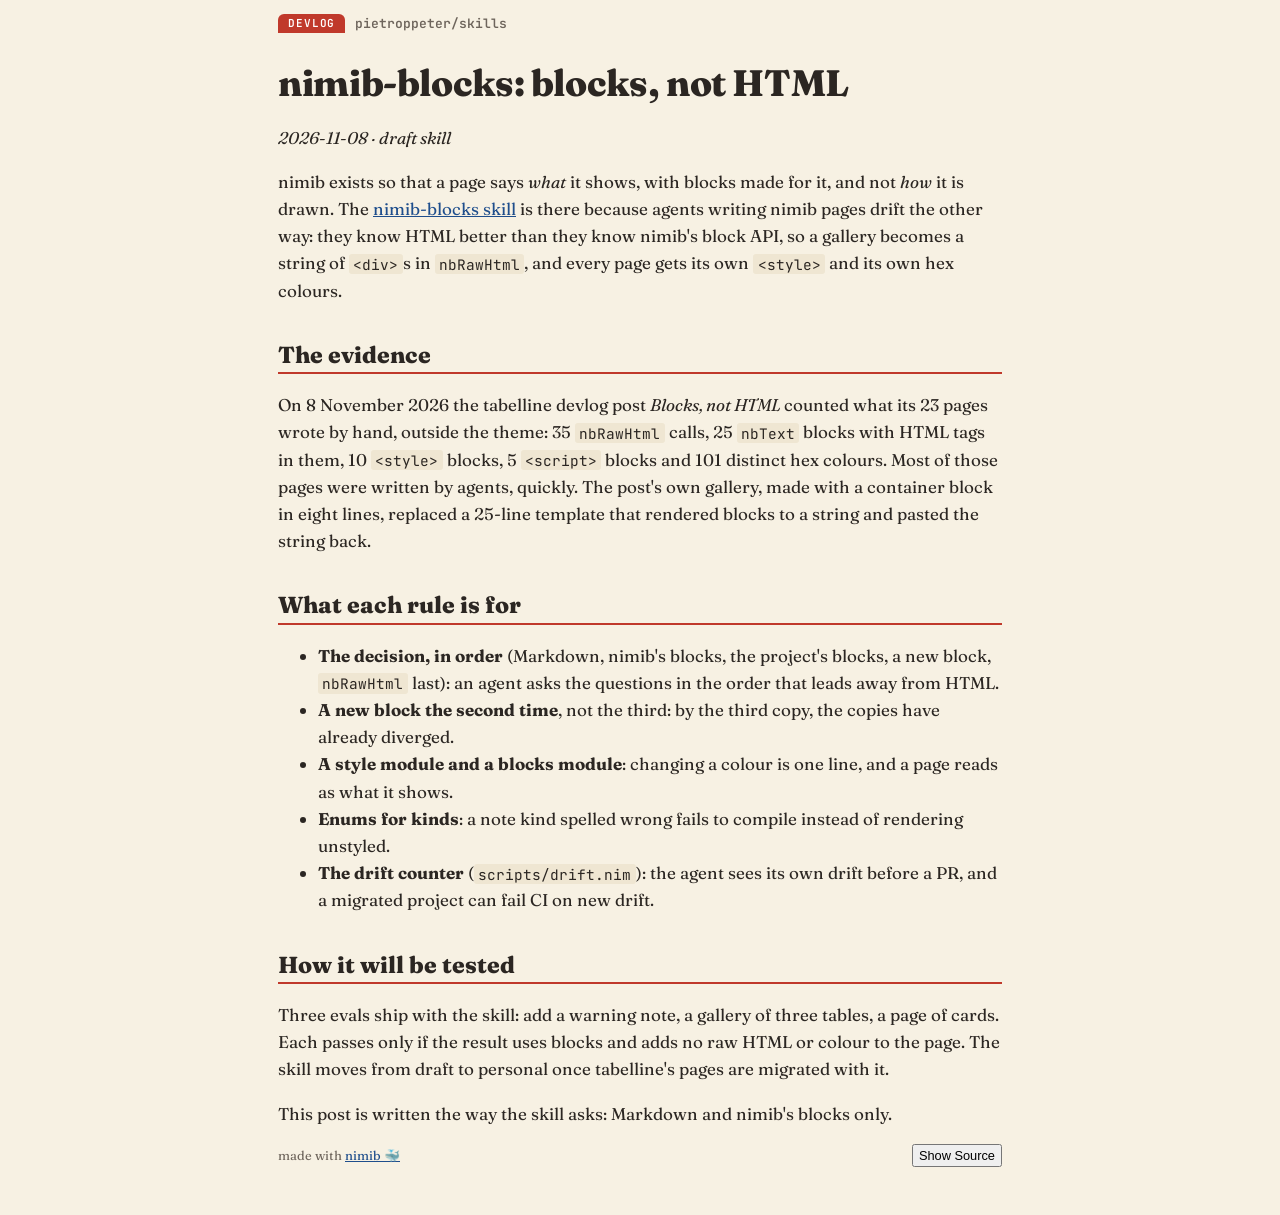
<file: docs/devlog/2026-11-08-nimib-blocks.html>
<!DOCTYPE html>
<html lang="en-us">
<head>
  <title>nimib-blocks: blocks, not HTML</title>
  <meta content="text/html; charset=utf-8" http-equiv="content-type">
  <meta content="width=device-width, initial-scale=1" name="viewport">
  <meta content="nimib 0.4.3" name="generator">
  <link rel="preconnect" href="https://fonts.googleapis.com">
<link rel="preconnect" href="https://fonts.gstatic.com" crossorigin>
<link href="https://fonts.googleapis.com/css2?family=Fraunces:opsz,wght@9..144,400;9..144,600;9..144,800&family=JetBrains+Mono:wght@400;600&display=swap" rel="stylesheet">
<style>/* "Index card" theme: cream paper, a red margin rule, blue ruled cards. */
:root { --paper:#f7f1e3; --ink:#2b2622; --muted:#6e655c; --rule:#c0392b; --blue:#9fb7d6; --card:#fffdf7; --accent:#1f4e8c; }
* { box-sizing: border-box; }
html { -webkit-text-size-adjust: 100%; text-size-adjust: 100%; }
body { margin: 0 auto; max-width: 760px; padding: 0 18px 48px; background: var(--paper); color: var(--ink);
  font: 17px/1.6 "Fraunces", Georgia, serif; font-optical-sizing: auto; }
a { color: var(--accent); }
h1, h2, h3, h4 { line-height: 1.2; margin: 1.6em 0 .5em; }
h1 { font-size: 2.3rem; font-weight: 800; margin-top: .6em; letter-spacing: -.01em; }
h2 { font-size: 1.45rem; font-weight: 800; border-bottom: 2px solid var(--rule); padding-bottom: .15em; }
h3 { font-size: 1.15rem; font-weight: 600; }
h4 { font-size: 1rem; font-weight: 600; }
.masthead { display: flex; align-items: center; gap: 10px; padding: 14px 0 6px; font: 600 13px "JetBrains Mono", monospace; }
.masthead a { color: var(--muted); text-decoration: none; }
.tab { background: var(--rule); color: #fff; padding: 2px 10px 3px; border-radius: 6px 6px 0 0; letter-spacing: .08em; text-transform: uppercase; font-size: 11px; }
code { font-family: "JetBrains Mono", ui-monospace, monospace; font-size: .85em; background: #efe6d2; padding: .05em .3em; border-radius: 3px; }
body pre { background: #fbf8f0; border: 1px solid #e3d8c0; border-left: 4px solid var(--rule); border-radius: 4px; padding: 10px 12px; overflow-x: auto; }
body pre > code, body pre.nb-output { font: 12.5px/1.5 "JetBrains Mono", ui-monospace, monospace; background: none; padding: 0; overflow-x: auto; display: block; white-space: pre; }
.hljs-comment, .hljs-quote { color: #8a8076; font-style: italic; }
.hljs-keyword, .hljs-selector-tag, .hljs-built_in { color: #a3271a; }
.hljs-string, .hljs-regexp { color: #2e6b3a; }
.hljs-number, .hljs-literal, .hljs-symbol { color: #9a5b00; }
.hljs-type, .hljs-title, .hljs-section { color: var(--accent); }
.hljs-meta, .hljs-attr, .hljs-attribute, .hljs-variable { color: #7a4f9a; }
.plugin { font: 600 12px "JetBrains Mono", monospace; text-transform: uppercase; letter-spacing: .1em; color: var(--muted); }
.cards { list-style: none; padding: 0; margin: 0; display: grid; gap: 14px; }
.card { background: var(--card); border-radius: 4px; padding: 12px 16px 12px 22px; box-shadow: 0 1px 0 #e0d4ba, 0 6px 14px -10px rgba(60,40,10,.4);
  background-image: linear-gradient(to right, transparent 10px, var(--rule) 10px, var(--rule) 11px, transparent 11px),
    repeating-linear-gradient(to bottom, transparent 0 25px, var(--blue) 25px 26px);
  background-position: 0 0, 0 30px; }
.card .name { font-weight: 800; font-size: 1.15rem; text-decoration: none; }
.card p { margin: .2em 0 .4em; }
.card .src { font: 12px "JetBrains Mono", monospace; color: var(--muted); word-break: break-all; }
.status { font: 600 11px "JetBrains Mono", monospace; padding: 1px 7px; border-radius: 10px; border: 1px solid; vertical-align: 2px; }
.status.draft { color: #9a5b00; } .status.personal { color: var(--accent); } .status.promoted { color: #2e6b3a; }
.skill { margin-top: 2.4em; }
.kicker { font: 600 12px "JetBrains Mono", monospace; color: var(--rule); text-transform: uppercase; letter-spacing: .08em; margin: 0; border-top: 1px dashed #d3c6a8; padding-top: 1.4em; }
.skill > h3:first-of-type, .kicker + h3 { margin-top: .3em; }
footer, .nb-footer { color: var(--muted); font-size: 13px; }
.shot { margin: 1em 0; } .shot img { width: 100%; max-width: 390px; display: block; margin: 0 auto; border: 1px solid #d9cfb8; border-radius: 6px; }
.shot figcaption { font-size: 13px; color: var(--muted); text-align: center; margin-top: 4px; }
table { border-collapse: collapse; width: 100%; font-size: 14px; display: block; overflow-x: auto; }
th, td { border-bottom: 1px solid #ddd1b6; padding: 6px 8px; text-align: left; vertical-align: top; }
.posts { list-style: none; padding: 0; } .posts time { font: 600 12px "JetBrains Mono", monospace; color: var(--muted); margin-right: 6px; }
</style>
  
  <style>
/* nimib's own rules use :where(), so they have zero specificity:
   any rule in a theme wins over them, wherever the theme puts it. */
:where(html) {
  -webkit-text-size-adjust: 100%;
  text-size-adjust: 100%;
}
:where(.nb-box) {
  display: flex;
  align-items: center;
  justify-content: space-between;
}
:where(.nb-small) {
  font-size: 0.8rem;
}
:where(button.nb-small) {
  float: right;
  padding: 2px;
  padding-right: 5px;
  padding-left: 5px;
}
:where(section#source) {
  display:none
}
/* code scrolls sideways inside its own box instead of spilling out of it */
:where(pre), :where(pre > code), :where(.nb-output) {
  overflow-x: auto;
}
:where(pre > code) {
  font-size: 1.2em;
}
:where(.nb-output) {
  line-height: 1.15;
}
:where(figure) {
  margin: 2rem 0;
}
:where(figcaption) {
  text-align: center;
}
</style>
  
    
<script>
/*!
  Highlight.js v11.7.0 (git: 82688fad18)
  (c) 2006-2022 undefined and other contributors
  License: BSD-3-Clause
 */
var hljs=function(){"use strict";var e={exports:{}};function t(e){
return e instanceof Map?e.clear=e.delete=e.set=()=>{
throw Error("map is read-only")}:e instanceof Set&&(e.add=e.clear=e.delete=()=>{
throw Error("set is read-only")
}),Object.freeze(e),Object.getOwnPropertyNames(e).forEach((n=>{var i=e[n]
;"object"!=typeof i||Object.isFrozen(i)||t(i)})),e}
e.exports=t,e.exports.default=t;class n{constructor(e){
void 0===e.data&&(e.data={}),this.data=e.data,this.isMatchIgnored=!1}
ignoreMatch(){this.isMatchIgnored=!0}}function i(e){
return e.replace(/&/g,"&amp;").replace(/</g,"&lt;").replace(/>/g,"&gt;").replace(/"/g,"&quot;").replace(/'/g,"&#x27;")
}function r(e,...t){const n=Object.create(null);for(const t in e)n[t]=e[t]
;return t.forEach((e=>{for(const t in e)n[t]=e[t]})),n}
const s=e=>!!e.scope||e.sublanguage&&e.language;class o{constructor(e,t){
this.buffer="",this.classPrefix=t.classPrefix,e.walk(this)}addText(e){
this.buffer+=i(e)}openNode(e){if(!s(e))return;let t=""
;t=e.sublanguage?"language-"+e.language:((e,{prefix:t})=>{if(e.includes(".")){
const n=e.split(".")
;return[`${t}${n.shift()}`,...n.map(((e,t)=>`${e}${"_".repeat(t+1)}`))].join(" ")
}return`${t}${e}`})(e.scope,{prefix:this.classPrefix}),this.span(t)}
closeNode(e){s(e)&&(this.buffer+="</span>")}value(){return this.buffer}span(e){
this.buffer+=`<span class="${e}">`}}const a=(e={})=>{const t={children:[]}
;return Object.assign(t,e),t};class c{constructor(){
this.rootNode=a(),this.stack=[this.rootNode]}get top(){
return this.stack[this.stack.length-1]}get root(){return this.rootNode}add(e){
this.top.children.push(e)}openNode(e){const t=a({scope:e})
;this.add(t),this.stack.push(t)}closeNode(){
if(this.stack.length>1)return this.stack.pop()}closeAllNodes(){
for(;this.closeNode(););}toJSON(){return JSON.stringify(this.rootNode,null,4)}
walk(e){return this.constructor._walk(e,this.rootNode)}static _walk(e,t){
return"string"==typeof t?e.addText(t):t.children&&(e.openNode(t),
t.children.forEach((t=>this._walk(e,t))),e.closeNode(t)),e}static _collapse(e){
"string"!=typeof e&&e.children&&(e.children.every((e=>"string"==typeof e))?e.children=[e.children.join("")]:e.children.forEach((e=>{
c._collapse(e)})))}}class l extends c{constructor(e){super(),this.options=e}
addKeyword(e,t){""!==e&&(this.openNode(t),this.addText(e),this.closeNode())}
addText(e){""!==e&&this.add(e)}addSublanguage(e,t){const n=e.root
;n.sublanguage=!0,n.language=t,this.add(n)}toHTML(){
return new o(this,this.options).value()}finalize(){return!0}}function g(e){
return e?"string"==typeof e?e:e.source:null}function d(e){return p("(?=",e,")")}
function u(e){return p("(?:",e,")*")}function h(e){return p("(?:",e,")?")}
function p(...e){return e.map((e=>g(e))).join("")}function f(...e){const t=(e=>{
const t=e[e.length-1]
;return"object"==typeof t&&t.constructor===Object?(e.splice(e.length-1,1),t):{}
})(e);return"("+(t.capture?"":"?:")+e.map((e=>g(e))).join("|")+")"}
function b(e){return RegExp(e.toString()+"|").exec("").length-1}
const m=/\[(?:[^\\\]]|\\.)*\]|\(\??|\\([1-9][0-9]*)|\\./
;function E(e,{joinWith:t}){let n=0;return e.map((e=>{n+=1;const t=n
;let i=g(e),r="";for(;i.length>0;){const e=m.exec(i);if(!e){r+=i;break}
r+=i.substring(0,e.index),
i=i.substring(e.index+e[0].length),"\\"===e[0][0]&&e[1]?r+="\\"+(Number(e[1])+t):(r+=e[0],
"("===e[0]&&n++)}return r})).map((e=>`(${e})`)).join(t)}
const x="[a-zA-Z]\\w*",w="[a-zA-Z_]\\w*",y="\\b\\d+(\\.\\d+)?",_="(-?)(\\b0[xX][a-fA-F0-9]+|(\\b\\d+(\\.\\d*)?|\\.\\d+)([eE][-+]?\\d+)?)",O="\\b(0b[01]+)",v={
begin:"\\\\[\\s\\S]",relevance:0},N={scope:"string",begin:"'",end:"'",
illegal:"\\n",contains:[v]},k={scope:"string",begin:'"',end:'"',illegal:"\\n",
contains:[v]},M=(e,t,n={})=>{const i=r({scope:"comment",begin:e,end:t,
contains:[]},n);i.contains.push({scope:"doctag",
begin:"[ ]*(?=(TODO|FIXME|NOTE|BUG|OPTIMIZE|HACK|XXX):)",
end:/(TODO|FIXME|NOTE|BUG|OPTIMIZE|HACK|XXX):/,excludeBegin:!0,relevance:0})
;const s=f("I","a","is","so","us","to","at","if","in","it","on",/[A-Za-z]+['](d|ve|re|ll|t|s|n)/,/[A-Za-z]+[-][a-z]+/,/[A-Za-z][a-z]{2,}/)
;return i.contains.push({begin:p(/[ ]+/,"(",s,/[.]?[:]?([.][ ]|[ ])/,"){3}")}),i
},S=M("//","$"),R=M("/\\*","\\*/"),j=M("#","$");var A=Object.freeze({
__proto__:null,MATCH_NOTHING_RE:/\b\B/,IDENT_RE:x,UNDERSCORE_IDENT_RE:w,
NUMBER_RE:y,C_NUMBER_RE:_,BINARY_NUMBER_RE:O,
RE_STARTERS_RE:"!|!=|!==|%|%=|&|&&|&=|\\*|\\*=|\\+|\\+=|,|-|-=|/=|/|:|;|<<|<<=|<=|<|===|==|=|>>>=|>>=|>=|>>>|>>|>|\\?|\\[|\\{|\\(|\\^|\\^=|\\||\\|=|\\|\\||~",
SHEBANG:(e={})=>{const t=/^#![ ]*\//
;return e.binary&&(e.begin=p(t,/.*\b/,e.binary,/\b.*/)),r({scope:"meta",begin:t,
end:/$/,relevance:0,"on:begin":(e,t)=>{0!==e.index&&t.ignoreMatch()}},e)},
BACKSLASH_ESCAPE:v,APOS_STRING_MODE:N,QUOTE_STRING_MODE:k,PHRASAL_WORDS_MODE:{
begin:/\b(a|an|the|are|I'm|isn't|don't|doesn't|won't|but|just|should|pretty|simply|enough|gonna|going|wtf|so|such|will|you|your|they|like|more)\b/
},COMMENT:M,C_LINE_COMMENT_MODE:S,C_BLOCK_COMMENT_MODE:R,HASH_COMMENT_MODE:j,
NUMBER_MODE:{scope:"number",begin:y,relevance:0},C_NUMBER_MODE:{scope:"number",
begin:_,relevance:0},BINARY_NUMBER_MODE:{scope:"number",begin:O,relevance:0},
REGEXP_MODE:{begin:/(?=\/[^/\n]*\/)/,contains:[{scope:"regexp",begin:/\//,
end:/\/[gimuy]*/,illegal:/\n/,contains:[v,{begin:/\[/,end:/\]/,relevance:0,
contains:[v]}]}]},TITLE_MODE:{scope:"title",begin:x,relevance:0},
UNDERSCORE_TITLE_MODE:{scope:"title",begin:w,relevance:0},METHOD_GUARD:{
begin:"\\.\\s*[a-zA-Z_]\\w*",relevance:0},END_SAME_AS_BEGIN:e=>Object.assign(e,{
"on:begin":(e,t)=>{t.data._beginMatch=e[1]},"on:end":(e,t)=>{
t.data._beginMatch!==e[1]&&t.ignoreMatch()}})});function I(e,t){
"."===e.input[e.index-1]&&t.ignoreMatch()}function T(e,t){
void 0!==e.className&&(e.scope=e.className,delete e.className)}function L(e,t){
t&&e.beginKeywords&&(e.begin="\\b("+e.beginKeywords.split(" ").join("|")+")(?!\\.)(?=\\b|\\s)",
e.__beforeBegin=I,e.keywords=e.keywords||e.beginKeywords,delete e.beginKeywords,
void 0===e.relevance&&(e.relevance=0))}function B(e,t){
Array.isArray(e.illegal)&&(e.illegal=f(...e.illegal))}function D(e,t){
if(e.match){
if(e.begin||e.end)throw Error("begin & end are not supported with match")
;e.begin=e.match,delete e.match}}function H(e,t){
void 0===e.relevance&&(e.relevance=1)}const P=(e,t)=>{if(!e.beforeMatch)return
;if(e.starts)throw Error("beforeMatch cannot be used with starts")
;const n=Object.assign({},e);Object.keys(e).forEach((t=>{delete e[t]
})),e.keywords=n.keywords,e.begin=p(n.beforeMatch,d(n.begin)),e.starts={
relevance:0,contains:[Object.assign(n,{endsParent:!0})]
},e.relevance=0,delete n.beforeMatch
},C=["of","and","for","in","not","or","if","then","parent","list","value"]
;function $(e,t,n="keyword"){const i=Object.create(null)
;return"string"==typeof e?r(n,e.split(" ")):Array.isArray(e)?r(n,e):Object.keys(e).forEach((n=>{
Object.assign(i,$(e[n],t,n))})),i;function r(e,n){
t&&(n=n.map((e=>e.toLowerCase()))),n.forEach((t=>{const n=t.split("|")
;i[n[0]]=[e,U(n[0],n[1])]}))}}function U(e,t){
return t?Number(t):(e=>C.includes(e.toLowerCase()))(e)?0:1}const z={},K=e=>{
console.error(e)},W=(e,...t)=>{console.log("WARN: "+e,...t)},X=(e,t)=>{
z[`${e}/${t}`]||(console.log(`Deprecated as of ${e}. ${t}`),z[`${e}/${t}`]=!0)
},G=Error();function Z(e,t,{key:n}){let i=0;const r=e[n],s={},o={}
;for(let e=1;e<=t.length;e++)o[e+i]=r[e],s[e+i]=!0,i+=b(t[e-1])
;e[n]=o,e[n]._emit=s,e[n]._multi=!0}function F(e){(e=>{
e.scope&&"object"==typeof e.scope&&null!==e.scope&&(e.beginScope=e.scope,
delete e.scope)})(e),"string"==typeof e.beginScope&&(e.beginScope={
_wrap:e.beginScope}),"string"==typeof e.endScope&&(e.endScope={_wrap:e.endScope
}),(e=>{if(Array.isArray(e.begin)){
if(e.skip||e.excludeBegin||e.returnBegin)throw K("skip, excludeBegin, returnBegin not compatible with beginScope: {}"),
G
;if("object"!=typeof e.beginScope||null===e.beginScope)throw K("beginScope must be object"),
G;Z(e,e.begin,{key:"beginScope"}),e.begin=E(e.begin,{joinWith:""})}})(e),(e=>{
if(Array.isArray(e.end)){
if(e.skip||e.excludeEnd||e.returnEnd)throw K("skip, excludeEnd, returnEnd not compatible with endScope: {}"),
G
;if("object"!=typeof e.endScope||null===e.endScope)throw K("endScope must be object"),
G;Z(e,e.end,{key:"endScope"}),e.end=E(e.end,{joinWith:""})}})(e)}function V(e){
function t(t,n){
return RegExp(g(t),"m"+(e.case_insensitive?"i":"")+(e.unicodeRegex?"u":"")+(n?"g":""))
}class n{constructor(){
this.matchIndexes={},this.regexes=[],this.matchAt=1,this.position=0}
addRule(e,t){
t.position=this.position++,this.matchIndexes[this.matchAt]=t,this.regexes.push([t,e]),
this.matchAt+=b(e)+1}compile(){0===this.regexes.length&&(this.exec=()=>null)
;const e=this.regexes.map((e=>e[1]));this.matcherRe=t(E(e,{joinWith:"|"
}),!0),this.lastIndex=0}exec(e){this.matcherRe.lastIndex=this.lastIndex
;const t=this.matcherRe.exec(e);if(!t)return null
;const n=t.findIndex(((e,t)=>t>0&&void 0!==e)),i=this.matchIndexes[n]
;return t.splice(0,n),Object.assign(t,i)}}class i{constructor(){
this.rules=[],this.multiRegexes=[],
this.count=0,this.lastIndex=0,this.regexIndex=0}getMatcher(e){
if(this.multiRegexes[e])return this.multiRegexes[e];const t=new n
;return this.rules.slice(e).forEach((([e,n])=>t.addRule(e,n))),
t.compile(),this.multiRegexes[e]=t,t}resumingScanAtSamePosition(){
return 0!==this.regexIndex}considerAll(){this.regexIndex=0}addRule(e,t){
this.rules.push([e,t]),"begin"===t.type&&this.count++}exec(e){
const t=this.getMatcher(this.regexIndex);t.lastIndex=this.lastIndex
;let n=t.exec(e)
;if(this.resumingScanAtSamePosition())if(n&&n.index===this.lastIndex);else{
const t=this.getMatcher(0);t.lastIndex=this.lastIndex+1,n=t.exec(e)}
return n&&(this.regexIndex+=n.position+1,
this.regexIndex===this.count&&this.considerAll()),n}}
if(e.compilerExtensions||(e.compilerExtensions=[]),
e.contains&&e.contains.includes("self"))throw Error("ERR: contains `self` is not supported at the top-level of a language.  See documentation.")
;return e.classNameAliases=r(e.classNameAliases||{}),function n(s,o){const a=s
;if(s.isCompiled)return a
;[T,D,F,P].forEach((e=>e(s,o))),e.compilerExtensions.forEach((e=>e(s,o))),
s.__beforeBegin=null,[L,B,H].forEach((e=>e(s,o))),s.isCompiled=!0;let c=null
;return"object"==typeof s.keywords&&s.keywords.$pattern&&(s.keywords=Object.assign({},s.keywords),
c=s.keywords.$pattern,
delete s.keywords.$pattern),c=c||/\w+/,s.keywords&&(s.keywords=$(s.keywords,e.case_insensitive)),
a.keywordPatternRe=t(c,!0),
o&&(s.begin||(s.begin=/\B|\b/),a.beginRe=t(a.begin),s.end||s.endsWithParent||(s.end=/\B|\b/),
s.end&&(a.endRe=t(a.end)),
a.terminatorEnd=g(a.end)||"",s.endsWithParent&&o.terminatorEnd&&(a.terminatorEnd+=(s.end?"|":"")+o.terminatorEnd)),
s.illegal&&(a.illegalRe=t(s.illegal)),
s.contains||(s.contains=[]),s.contains=[].concat(...s.contains.map((e=>(e=>(e.variants&&!e.cachedVariants&&(e.cachedVariants=e.variants.map((t=>r(e,{
variants:null},t)))),e.cachedVariants?e.cachedVariants:q(e)?r(e,{
starts:e.starts?r(e.starts):null
}):Object.isFrozen(e)?r(e):e))("self"===e?s:e)))),s.contains.forEach((e=>{n(e,a)
})),s.starts&&n(s.starts,o),a.matcher=(e=>{const t=new i
;return e.contains.forEach((e=>t.addRule(e.begin,{rule:e,type:"begin"
}))),e.terminatorEnd&&t.addRule(e.terminatorEnd,{type:"end"
}),e.illegal&&t.addRule(e.illegal,{type:"illegal"}),t})(a),a}(e)}function q(e){
return!!e&&(e.endsWithParent||q(e.starts))}class J extends Error{
constructor(e,t){super(e),this.name="HTMLInjectionError",this.html=t}}
const Y=i,Q=r,ee=Symbol("nomatch");var te=(t=>{
const i=Object.create(null),r=Object.create(null),s=[];let o=!0
;const a="Could not find the language '{}', did you forget to load/include a language module?",c={
disableAutodetect:!0,name:"Plain text",contains:[]};let g={
ignoreUnescapedHTML:!1,throwUnescapedHTML:!1,noHighlightRe:/^(no-?highlight)$/i,
languageDetectRe:/\blang(?:uage)?-([\w-]+)\b/i,classPrefix:"hljs-",
cssSelector:"pre code",languages:null,__emitter:l};function b(e){
return g.noHighlightRe.test(e)}function m(e,t,n){let i="",r=""
;"object"==typeof t?(i=e,
n=t.ignoreIllegals,r=t.language):(X("10.7.0","highlight(lang, code, ...args) has been deprecated."),
X("10.7.0","Please use highlight(code, options) instead.\nhttps://github.com/highlightjs/highlight.js/issues/2277"),
r=e,i=t),void 0===n&&(n=!0);const s={code:i,language:r};k("before:highlight",s)
;const o=s.result?s.result:E(s.language,s.code,n)
;return o.code=s.code,k("after:highlight",o),o}function E(e,t,r,s){
const c=Object.create(null);function l(){if(!N.keywords)return void M.addText(S)
;let e=0;N.keywordPatternRe.lastIndex=0;let t=N.keywordPatternRe.exec(S),n=""
;for(;t;){n+=S.substring(e,t.index)
;const r=y.case_insensitive?t[0].toLowerCase():t[0],s=(i=r,N.keywords[i]);if(s){
const[e,i]=s
;if(M.addText(n),n="",c[r]=(c[r]||0)+1,c[r]<=7&&(R+=i),e.startsWith("_"))n+=t[0];else{
const n=y.classNameAliases[e]||e;M.addKeyword(t[0],n)}}else n+=t[0]
;e=N.keywordPatternRe.lastIndex,t=N.keywordPatternRe.exec(S)}var i
;n+=S.substring(e),M.addText(n)}function d(){null!=N.subLanguage?(()=>{
if(""===S)return;let e=null;if("string"==typeof N.subLanguage){
if(!i[N.subLanguage])return void M.addText(S)
;e=E(N.subLanguage,S,!0,k[N.subLanguage]),k[N.subLanguage]=e._top
}else e=x(S,N.subLanguage.length?N.subLanguage:null)
;N.relevance>0&&(R+=e.relevance),M.addSublanguage(e._emitter,e.language)
})():l(),S=""}function u(e,t){let n=1;const i=t.length-1;for(;n<=i;){
if(!e._emit[n]){n++;continue}const i=y.classNameAliases[e[n]]||e[n],r=t[n]
;i?M.addKeyword(r,i):(S=r,l(),S=""),n++}}function h(e,t){
return e.scope&&"string"==typeof e.scope&&M.openNode(y.classNameAliases[e.scope]||e.scope),
e.beginScope&&(e.beginScope._wrap?(M.addKeyword(S,y.classNameAliases[e.beginScope._wrap]||e.beginScope._wrap),
S=""):e.beginScope._multi&&(u(e.beginScope,t),S="")),N=Object.create(e,{parent:{
value:N}}),N}function p(e,t,i){let r=((e,t)=>{const n=e&&e.exec(t)
;return n&&0===n.index})(e.endRe,i);if(r){if(e["on:end"]){const i=new n(e)
;e["on:end"](t,i),i.isMatchIgnored&&(r=!1)}if(r){
for(;e.endsParent&&e.parent;)e=e.parent;return e}}
if(e.endsWithParent)return p(e.parent,t,i)}function f(e){
return 0===N.matcher.regexIndex?(S+=e[0],1):(I=!0,0)}function b(e){
const n=e[0],i=t.substring(e.index),r=p(N,e,i);if(!r)return ee;const s=N
;N.endScope&&N.endScope._wrap?(d(),
M.addKeyword(n,N.endScope._wrap)):N.endScope&&N.endScope._multi?(d(),
u(N.endScope,e)):s.skip?S+=n:(s.returnEnd||s.excludeEnd||(S+=n),
d(),s.excludeEnd&&(S=n));do{
N.scope&&M.closeNode(),N.skip||N.subLanguage||(R+=N.relevance),N=N.parent
}while(N!==r.parent);return r.starts&&h(r.starts,e),s.returnEnd?0:n.length}
let m={};function w(i,s){const a=s&&s[0];if(S+=i,null==a)return d(),0
;if("begin"===m.type&&"end"===s.type&&m.index===s.index&&""===a){
if(S+=t.slice(s.index,s.index+1),!o){const t=Error(`0 width match regex (${e})`)
;throw t.languageName=e,t.badRule=m.rule,t}return 1}
if(m=s,"begin"===s.type)return(e=>{
const t=e[0],i=e.rule,r=new n(i),s=[i.__beforeBegin,i["on:begin"]]
;for(const n of s)if(n&&(n(e,r),r.isMatchIgnored))return f(t)
;return i.skip?S+=t:(i.excludeBegin&&(S+=t),
d(),i.returnBegin||i.excludeBegin||(S=t)),h(i,e),i.returnBegin?0:t.length})(s)
;if("illegal"===s.type&&!r){
const e=Error('Illegal lexeme "'+a+'" for mode "'+(N.scope||"<unnamed>")+'"')
;throw e.mode=N,e}if("end"===s.type){const e=b(s);if(e!==ee)return e}
if("illegal"===s.type&&""===a)return 1
;if(A>1e5&&A>3*s.index)throw Error("potential infinite loop, way more iterations than matches")
;return S+=a,a.length}const y=O(e)
;if(!y)throw K(a.replace("{}",e)),Error('Unknown language: "'+e+'"')
;const _=V(y);let v="",N=s||_;const k={},M=new g.__emitter(g);(()=>{const e=[]
;for(let t=N;t!==y;t=t.parent)t.scope&&e.unshift(t.scope)
;e.forEach((e=>M.openNode(e)))})();let S="",R=0,j=0,A=0,I=!1;try{
for(N.matcher.considerAll();;){
A++,I?I=!1:N.matcher.considerAll(),N.matcher.lastIndex=j
;const e=N.matcher.exec(t);if(!e)break;const n=w(t.substring(j,e.index),e)
;j=e.index+n}
return w(t.substring(j)),M.closeAllNodes(),M.finalize(),v=M.toHTML(),{
language:e,value:v,relevance:R,illegal:!1,_emitter:M,_top:N}}catch(n){
if(n.message&&n.message.includes("Illegal"))return{language:e,value:Y(t),
illegal:!0,relevance:0,_illegalBy:{message:n.message,index:j,
context:t.slice(j-100,j+100),mode:n.mode,resultSoFar:v},_emitter:M};if(o)return{
language:e,value:Y(t),illegal:!1,relevance:0,errorRaised:n,_emitter:M,_top:N}
;throw n}}function x(e,t){t=t||g.languages||Object.keys(i);const n=(e=>{
const t={value:Y(e),illegal:!1,relevance:0,_top:c,_emitter:new g.__emitter(g)}
;return t._emitter.addText(e),t})(e),r=t.filter(O).filter(N).map((t=>E(t,e,!1)))
;r.unshift(n);const s=r.sort(((e,t)=>{
if(e.relevance!==t.relevance)return t.relevance-e.relevance
;if(e.language&&t.language){if(O(e.language).supersetOf===t.language)return 1
;if(O(t.language).supersetOf===e.language)return-1}return 0})),[o,a]=s,l=o
;return l.secondBest=a,l}function w(e){let t=null;const n=(e=>{
let t=e.className+" ";t+=e.parentNode?e.parentNode.className:""
;const n=g.languageDetectRe.exec(t);if(n){const t=O(n[1])
;return t||(W(a.replace("{}",n[1])),
W("Falling back to no-highlight mode for this block.",e)),t?n[1]:"no-highlight"}
return t.split(/\s+/).find((e=>b(e)||O(e)))})(e);if(b(n))return
;if(k("before:highlightElement",{el:e,language:n
}),e.children.length>0&&(g.ignoreUnescapedHTML||(console.warn("One of your code blocks includes unescaped HTML. This is a potentially serious security risk."),
console.warn("https://github.com/highlightjs/highlight.js/wiki/security"),
console.warn("The element with unescaped HTML:"),
console.warn(e)),g.throwUnescapedHTML))throw new J("One of your code blocks includes unescaped HTML.",e.innerHTML)
;t=e;const i=t.textContent,s=n?m(i,{language:n,ignoreIllegals:!0}):x(i)
;e.innerHTML=s.value,((e,t,n)=>{const i=t&&r[t]||n
;e.classList.add("hljs"),e.classList.add("language-"+i)
})(e,n,s.language),e.result={language:s.language,re:s.relevance,
relevance:s.relevance},s.secondBest&&(e.secondBest={
language:s.secondBest.language,relevance:s.secondBest.relevance
}),k("after:highlightElement",{el:e,result:s,text:i})}let y=!1;function _(){
"loading"!==document.readyState?document.querySelectorAll(g.cssSelector).forEach(w):y=!0
}function O(e){return e=(e||"").toLowerCase(),i[e]||i[r[e]]}
function v(e,{languageName:t}){"string"==typeof e&&(e=[e]),e.forEach((e=>{
r[e.toLowerCase()]=t}))}function N(e){const t=O(e)
;return t&&!t.disableAutodetect}function k(e,t){const n=e;s.forEach((e=>{
e[n]&&e[n](t)}))}
"undefined"!=typeof window&&window.addEventListener&&window.addEventListener("DOMContentLoaded",(()=>{
y&&_()}),!1),Object.assign(t,{highlight:m,highlightAuto:x,highlightAll:_,
highlightElement:w,
highlightBlock:e=>(X("10.7.0","highlightBlock will be removed entirely in v12.0"),
X("10.7.0","Please use highlightElement now."),w(e)),configure:e=>{g=Q(g,e)},
initHighlighting:()=>{
_(),X("10.6.0","initHighlighting() deprecated.  Use highlightAll() now.")},
initHighlightingOnLoad:()=>{
_(),X("10.6.0","initHighlightingOnLoad() deprecated.  Use highlightAll() now.")
},registerLanguage:(e,n)=>{let r=null;try{r=n(t)}catch(t){
if(K("Language definition for '{}' could not be registered.".replace("{}",e)),
!o)throw t;K(t),r=c}
r.name||(r.name=e),i[e]=r,r.rawDefinition=n.bind(null,t),r.aliases&&v(r.aliases,{
languageName:e})},unregisterLanguage:e=>{delete i[e]
;for(const t of Object.keys(r))r[t]===e&&delete r[t]},
listLanguages:()=>Object.keys(i),getLanguage:O,registerAliases:v,
autoDetection:N,inherit:Q,addPlugin:e=>{(e=>{
e["before:highlightBlock"]&&!e["before:highlightElement"]&&(e["before:highlightElement"]=t=>{
e["before:highlightBlock"](Object.assign({block:t.el},t))
}),e["after:highlightBlock"]&&!e["after:highlightElement"]&&(e["after:highlightElement"]=t=>{
e["after:highlightBlock"](Object.assign({block:t.el},t))})})(e),s.push(e)}
}),t.debugMode=()=>{o=!1},t.safeMode=()=>{o=!0
},t.versionString="11.7.0",t.regex={concat:p,lookahead:d,either:f,optional:h,
anyNumberOfTimes:u};for(const t in A)"object"==typeof A[t]&&e.exports(A[t])
;return Object.assign(t,A),t})({});return te}()
;"object"==typeof exports&&"undefined"!=typeof module&&(module.exports=hljs);/*! `scss` grammar compiled for Highlight.js 11.7.0 */
(()=>{var e=(()=>{"use strict"
;const e=["a","abbr","address","article","aside","audio","b","blockquote","body","button","canvas","caption","cite","code","dd","del","details","dfn","div","dl","dt","em","fieldset","figcaption","figure","footer","form","h1","h2","h3","h4","h5","h6","header","hgroup","html","i","iframe","img","input","ins","kbd","label","legend","li","main","mark","menu","nav","object","ol","p","q","quote","samp","section","span","strong","summary","sup","table","tbody","td","textarea","tfoot","th","thead","time","tr","ul","var","video"],r=["any-hover","any-pointer","aspect-ratio","color","color-gamut","color-index","device-aspect-ratio","device-height","device-width","display-mode","forced-colors","grid","height","hover","inverted-colors","monochrome","orientation","overflow-block","overflow-inline","pointer","prefers-color-scheme","prefers-contrast","prefers-reduced-motion","prefers-reduced-transparency","resolution","scan","scripting","update","width","min-width","max-width","min-height","max-height"],i=["active","any-link","blank","checked","current","default","defined","dir","disabled","drop","empty","enabled","first","first-child","first-of-type","fullscreen","future","focus","focus-visible","focus-within","has","host","host-context","hover","indeterminate","in-range","invalid","is","lang","last-child","last-of-type","left","link","local-link","not","nth-child","nth-col","nth-last-child","nth-last-col","nth-last-of-type","nth-of-type","only-child","only-of-type","optional","out-of-range","past","placeholder-shown","read-only","read-write","required","right","root","scope","target","target-within","user-invalid","valid","visited","where"],t=["after","backdrop","before","cue","cue-region","first-letter","first-line","grammar-error","marker","part","placeholder","selection","slotted","spelling-error"],o=["align-content","align-items","align-self","all","animation","animation-delay","animation-direction","animation-duration","animation-fill-mode","animation-iteration-count","animation-name","animation-play-state","animation-timing-function","backface-visibility","background","background-attachment","background-blend-mode","background-clip","background-color","background-image","background-origin","background-position","background-repeat","background-size","block-size","border","border-block","border-block-color","border-block-end","border-block-end-color","border-block-end-style","border-block-end-width","border-block-start","border-block-start-color","border-block-start-style","border-block-start-width","border-block-style","border-block-width","border-bottom","border-bottom-color","border-bottom-left-radius","border-bottom-right-radius","border-bottom-style","border-bottom-width","border-collapse","border-color","border-image","border-image-outset","border-image-repeat","border-image-slice","border-image-source","border-image-width","border-inline","border-inline-color","border-inline-end","border-inline-end-color","border-inline-end-style","border-inline-end-width","border-inline-start","border-inline-start-color","border-inline-start-style","border-inline-start-width","border-inline-style","border-inline-width","border-left","border-left-color","border-left-style","border-left-width","border-radius","border-right","border-right-color","border-right-style","border-right-width","border-spacing","border-style","border-top","border-top-color","border-top-left-radius","border-top-right-radius","border-top-style","border-top-width","border-width","bottom","box-decoration-break","box-shadow","box-sizing","break-after","break-before","break-inside","caption-side","caret-color","clear","clip","clip-path","clip-rule","color","column-count","column-fill","column-gap","column-rule","column-rule-color","column-rule-style","column-rule-width","column-span","column-width","columns","contain","content","content-visibility","counter-increment","counter-reset","cue","cue-after","cue-before","cursor","direction","display","empty-cells","filter","flex","flex-basis","flex-direction","flex-flow","flex-grow","flex-shrink","flex-wrap","float","flow","font","font-display","font-family","font-feature-settings","font-kerning","font-language-override","font-size","font-size-adjust","font-smoothing","font-stretch","font-style","font-synthesis","font-variant","font-variant-caps","font-variant-east-asian","font-variant-ligatures","font-variant-numeric","font-variant-position","font-variation-settings","font-weight","gap","glyph-orientation-vertical","grid","grid-area","grid-auto-columns","grid-auto-flow","grid-auto-rows","grid-column","grid-column-end","grid-column-start","grid-gap","grid-row","grid-row-end","grid-row-start","grid-template","grid-template-areas","grid-template-columns","grid-template-rows","hanging-punctuation","height","hyphens","icon","image-orientation","image-rendering","image-resolution","ime-mode","inline-size","isolation","justify-content","left","letter-spacing","line-break","line-height","list-style","list-style-image","list-style-position","list-style-type","margin","margin-block","margin-block-end","margin-block-start","margin-bottom","margin-inline","margin-inline-end","margin-inline-start","margin-left","margin-right","margin-top","marks","mask","mask-border","mask-border-mode","mask-border-outset","mask-border-repeat","mask-border-slice","mask-border-source","mask-border-width","mask-clip","mask-composite","mask-image","mask-mode","mask-origin","mask-position","mask-repeat","mask-size","mask-type","max-block-size","max-height","max-inline-size","max-width","min-block-size","min-height","min-inline-size","min-width","mix-blend-mode","nav-down","nav-index","nav-left","nav-right","nav-up","none","normal","object-fit","object-position","opacity","order","orphans","outline","outline-color","outline-offset","outline-style","outline-width","overflow","overflow-wrap","overflow-x","overflow-y","padding","padding-block","padding-block-end","padding-block-start","padding-bottom","padding-inline","padding-inline-end","padding-inline-start","padding-left","padding-right","padding-top","page-break-after","page-break-before","page-break-inside","pause","pause-after","pause-before","perspective","perspective-origin","pointer-events","position","quotes","resize","rest","rest-after","rest-before","right","row-gap","scroll-margin","scroll-margin-block","scroll-margin-block-end","scroll-margin-block-start","scroll-margin-bottom","scroll-margin-inline","scroll-margin-inline-end","scroll-margin-inline-start","scroll-margin-left","scroll-margin-right","scroll-margin-top","scroll-padding","scroll-padding-block","scroll-padding-block-end","scroll-padding-block-start","scroll-padding-bottom","scroll-padding-inline","scroll-padding-inline-end","scroll-padding-inline-start","scroll-padding-left","scroll-padding-right","scroll-padding-top","scroll-snap-align","scroll-snap-stop","scroll-snap-type","scrollbar-color","scrollbar-gutter","scrollbar-width","shape-image-threshold","shape-margin","shape-outside","speak","speak-as","src","tab-size","table-layout","text-align","text-align-all","text-align-last","text-combine-upright","text-decoration","text-decoration-color","text-decoration-line","text-decoration-style","text-emphasis","text-emphasis-color","text-emphasis-position","text-emphasis-style","text-indent","text-justify","text-orientation","text-overflow","text-rendering","text-shadow","text-transform","text-underline-position","top","transform","transform-box","transform-origin","transform-style","transition","transition-delay","transition-duration","transition-property","transition-timing-function","unicode-bidi","vertical-align","visibility","voice-balance","voice-duration","voice-family","voice-pitch","voice-range","voice-rate","voice-stress","voice-volume","white-space","widows","width","will-change","word-break","word-spacing","word-wrap","writing-mode","z-index"].reverse()
;return n=>{const a=(e=>({IMPORTANT:{scope:"meta",begin:"!important"},
BLOCK_COMMENT:e.C_BLOCK_COMMENT_MODE,HEXCOLOR:{scope:"number",
begin:/#(([0-9a-fA-F]{3,4})|(([0-9a-fA-F]{2}){3,4}))\b/},FUNCTION_DISPATCH:{
className:"built_in",begin:/[\w-]+(?=\()/},ATTRIBUTE_SELECTOR_MODE:{
scope:"selector-attr",begin:/\[/,end:/\]/,illegal:"$",
contains:[e.APOS_STRING_MODE,e.QUOTE_STRING_MODE]},CSS_NUMBER_MODE:{
scope:"number",
begin:e.NUMBER_RE+"(%|em|ex|ch|rem|vw|vh|vmin|vmax|cm|mm|in|pt|pc|px|deg|grad|rad|turn|s|ms|Hz|kHz|dpi|dpcm|dppx)?",
relevance:0},CSS_VARIABLE:{className:"attr",begin:/--[A-Za-z][A-Za-z0-9_-]*/}
}))(n),l=t,s=i,d="@[a-z-]+",c={className:"variable",
begin:"(\\$[a-zA-Z-][a-zA-Z0-9_-]*)\\b",relevance:0};return{name:"SCSS",
case_insensitive:!0,illegal:"[=/|']",
contains:[n.C_LINE_COMMENT_MODE,n.C_BLOCK_COMMENT_MODE,a.CSS_NUMBER_MODE,{
className:"selector-id",begin:"#[A-Za-z0-9_-]+",relevance:0},{
className:"selector-class",begin:"\\.[A-Za-z0-9_-]+",relevance:0
},a.ATTRIBUTE_SELECTOR_MODE,{className:"selector-tag",
begin:"\\b("+e.join("|")+")\\b",relevance:0},{className:"selector-pseudo",
begin:":("+s.join("|")+")"},{className:"selector-pseudo",
begin:":(:)?("+l.join("|")+")"},c,{begin:/\(/,end:/\)/,
contains:[a.CSS_NUMBER_MODE]},a.CSS_VARIABLE,{className:"attribute",
begin:"\\b("+o.join("|")+")\\b"},{
begin:"\\b(whitespace|wait|w-resize|visible|vertical-text|vertical-ideographic|uppercase|upper-roman|upper-alpha|underline|transparent|top|thin|thick|text|text-top|text-bottom|tb-rl|table-header-group|table-footer-group|sw-resize|super|strict|static|square|solid|small-caps|separate|se-resize|scroll|s-resize|rtl|row-resize|ridge|right|repeat|repeat-y|repeat-x|relative|progress|pointer|overline|outside|outset|oblique|nowrap|not-allowed|normal|none|nw-resize|no-repeat|no-drop|newspaper|ne-resize|n-resize|move|middle|medium|ltr|lr-tb|lowercase|lower-roman|lower-alpha|loose|list-item|line|line-through|line-edge|lighter|left|keep-all|justify|italic|inter-word|inter-ideograph|inside|inset|inline|inline-block|inherit|inactive|ideograph-space|ideograph-parenthesis|ideograph-numeric|ideograph-alpha|horizontal|hidden|help|hand|groove|fixed|ellipsis|e-resize|double|dotted|distribute|distribute-space|distribute-letter|distribute-all-lines|disc|disabled|default|decimal|dashed|crosshair|collapse|col-resize|circle|char|center|capitalize|break-word|break-all|bottom|both|bolder|bold|block|bidi-override|below|baseline|auto|always|all-scroll|absolute|table|table-cell)\\b"
},{begin:/:/,end:/[;}{]/,relevance:0,
contains:[a.BLOCK_COMMENT,c,a.HEXCOLOR,a.CSS_NUMBER_MODE,n.QUOTE_STRING_MODE,n.APOS_STRING_MODE,a.IMPORTANT,a.FUNCTION_DISPATCH]
},{begin:"@(page|font-face)",keywords:{$pattern:d,keyword:"@page @font-face"}},{
begin:"@",end:"[{;]",returnBegin:!0,keywords:{$pattern:/[a-z-]+/,
keyword:"and or not only",attribute:r.join(" ")},contains:[{begin:d,
className:"keyword"},{begin:/[a-z-]+(?=:)/,className:"attribute"
},c,n.QUOTE_STRING_MODE,n.APOS_STRING_MODE,a.HEXCOLOR,a.CSS_NUMBER_MODE]
},a.FUNCTION_DISPATCH]}}})();hljs.registerLanguage("scss",e)})();/*! `vbnet` grammar compiled for Highlight.js 11.7.0 */
(()=>{var e=(()=>{"use strict";return e=>{
const n=e.regex,t=/\d{1,2}\/\d{1,2}\/\d{4}/,a=/\d{4}-\d{1,2}-\d{1,2}/,i=/(\d|1[012])(:\d+){0,2} *(AM|PM)/,s=/\d{1,2}(:\d{1,2}){1,2}/,r={
className:"literal",variants:[{begin:n.concat(/# */,n.either(a,t),/ *#/)},{
begin:n.concat(/# */,s,/ *#/)},{begin:n.concat(/# */,i,/ *#/)},{
begin:n.concat(/# */,n.either(a,t),/ +/,n.either(i,s),/ *#/)}]
},l=e.COMMENT(/'''/,/$/,{contains:[{className:"doctag",begin:/<\/?/,end:/>/}]
}),o=e.COMMENT(null,/$/,{variants:[{begin:/'/},{begin:/([\t ]|^)REM(?=\s)/}]})
;return{name:"Visual Basic .NET",aliases:["vb"],case_insensitive:!0,
classNameAliases:{label:"symbol"},keywords:{
keyword:"addhandler alias aggregate ansi as async assembly auto binary by byref byval call case catch class compare const continue custom declare default delegate dim distinct do each equals else elseif end enum erase error event exit explicit finally for friend from function get global goto group handles if implements imports in inherits interface into iterator join key let lib loop me mid module mustinherit mustoverride mybase myclass namespace narrowing new next notinheritable notoverridable of off on operator option optional order overloads overridable overrides paramarray partial preserve private property protected public raiseevent readonly redim removehandler resume return select set shadows shared skip static step stop structure strict sub synclock take text then throw to try unicode until using when where while widening with withevents writeonly yield",
built_in:"addressof and andalso await directcast gettype getxmlnamespace is isfalse isnot istrue like mod nameof new not or orelse trycast typeof xor cbool cbyte cchar cdate cdbl cdec cint clng cobj csbyte cshort csng cstr cuint culng cushort",
type:"boolean byte char date decimal double integer long object sbyte short single string uinteger ulong ushort",
literal:"true false nothing"},
illegal:"//|\\{|\\}|endif|gosub|variant|wend|^\\$ ",contains:[{
className:"string",begin:/"(""|[^/n])"C\b/},{className:"string",begin:/"/,
end:/"/,illegal:/\n/,contains:[{begin:/""/}]},r,{className:"number",relevance:0,
variants:[{begin:/\b\d[\d_]*((\.[\d_]+(E[+-]?[\d_]+)?)|(E[+-]?[\d_]+))[RFD@!#]?/
},{begin:/\b\d[\d_]*((U?[SIL])|[%&])?/},{begin:/&H[\dA-F_]+((U?[SIL])|[%&])?/},{
begin:/&O[0-7_]+((U?[SIL])|[%&])?/},{begin:/&B[01_]+((U?[SIL])|[%&])?/}]},{
className:"label",begin:/^\w+:/},l,o,{className:"meta",
begin:/[\t ]*#(const|disable|else|elseif|enable|end|externalsource|if|region)\b/,
end:/$/,keywords:{
keyword:"const disable else elseif enable end externalsource if region then"},
contains:[o]}]}}})();hljs.registerLanguage("vbnet",e)})();/*! `rust` grammar compiled for Highlight.js 11.7.0 */
(()=>{var e=(()=>{"use strict";return e=>{const t=e.regex,a={
className:"title.function.invoke",relevance:0,
begin:t.concat(/\b/,/(?!let\b)/,e.IDENT_RE,t.lookahead(/\s*\(/))
},n="([ui](8|16|32|64|128|size)|f(32|64))?",s=["drop ","Copy","Send","Sized","Sync","Drop","Fn","FnMut","FnOnce","ToOwned","Clone","Debug","PartialEq","PartialOrd","Eq","Ord","AsRef","AsMut","Into","From","Default","Iterator","Extend","IntoIterator","DoubleEndedIterator","ExactSizeIterator","SliceConcatExt","ToString","assert!","assert_eq!","bitflags!","bytes!","cfg!","col!","concat!","concat_idents!","debug_assert!","debug_assert_eq!","env!","panic!","file!","format!","format_args!","include_bytes!","include_str!","line!","local_data_key!","module_path!","option_env!","print!","println!","select!","stringify!","try!","unimplemented!","unreachable!","vec!","write!","writeln!","macro_rules!","assert_ne!","debug_assert_ne!"],r=["i8","i16","i32","i64","i128","isize","u8","u16","u32","u64","u128","usize","f32","f64","str","char","bool","Box","Option","Result","String","Vec"]
;return{name:"Rust",aliases:["rs"],keywords:{$pattern:e.IDENT_RE+"!?",type:r,
keyword:["abstract","as","async","await","become","box","break","const","continue","crate","do","dyn","else","enum","extern","false","final","fn","for","if","impl","in","let","loop","macro","match","mod","move","mut","override","priv","pub","ref","return","self","Self","static","struct","super","trait","true","try","type","typeof","unsafe","unsized","use","virtual","where","while","yield"],
literal:["true","false","Some","None","Ok","Err"],built_in:s},illegal:"</",
contains:[e.C_LINE_COMMENT_MODE,e.COMMENT("/\\*","\\*/",{contains:["self"]
}),e.inherit(e.QUOTE_STRING_MODE,{begin:/b?"/,illegal:null}),{
className:"string",variants:[{begin:/b?r(#*)"(.|\n)*?"\1(?!#)/},{
begin:/b?'\\?(x\w{2}|u\w{4}|U\w{8}|.)'/}]},{className:"symbol",
begin:/'[a-zA-Z_][a-zA-Z0-9_]*/},{className:"number",variants:[{
begin:"\\b0b([01_]+)"+n},{begin:"\\b0o([0-7_]+)"+n},{
begin:"\\b0x([A-Fa-f0-9_]+)"+n},{
begin:"\\b(\\d[\\d_]*(\\.[0-9_]+)?([eE][+-]?[0-9_]+)?)"+n}],relevance:0},{
begin:[/fn/,/\s+/,e.UNDERSCORE_IDENT_RE],className:{1:"keyword",
3:"title.function"}},{className:"meta",begin:"#!?\\[",end:"\\]",contains:[{
className:"string",begin:/"/,end:/"/}]},{
begin:[/let/,/\s+/,/(?:mut\s+)?/,e.UNDERSCORE_IDENT_RE],className:{1:"keyword",
3:"keyword",4:"variable"}},{
begin:[/for/,/\s+/,e.UNDERSCORE_IDENT_RE,/\s+/,/in/],className:{1:"keyword",
3:"variable",5:"keyword"}},{begin:[/type/,/\s+/,e.UNDERSCORE_IDENT_RE],
className:{1:"keyword",3:"title.class"}},{
begin:[/(?:trait|enum|struct|union|impl|for)/,/\s+/,e.UNDERSCORE_IDENT_RE],
className:{1:"keyword",3:"title.class"}},{begin:e.IDENT_RE+"::",keywords:{
keyword:"Self",built_in:s,type:r}},{className:"punctuation",begin:"->"},a]}}})()
;hljs.registerLanguage("rust",e)})();/*! `objectivec` grammar compiled for Highlight.js 11.7.0 */
(()=>{var e=(()=>{"use strict";return e=>{const n=/[a-zA-Z@][a-zA-Z0-9_]*/,_={
$pattern:n,keyword:["@interface","@class","@protocol","@implementation"]}
;return{name:"Objective-C",
aliases:["mm","objc","obj-c","obj-c++","objective-c++"],keywords:{
"variable.language":["this","super"],$pattern:n,
keyword:["while","export","sizeof","typedef","const","struct","for","union","volatile","static","mutable","if","do","return","goto","enum","else","break","extern","asm","case","default","register","explicit","typename","switch","continue","inline","readonly","assign","readwrite","self","@synchronized","id","typeof","nonatomic","IBOutlet","IBAction","strong","weak","copy","in","out","inout","bycopy","byref","oneway","__strong","__weak","__block","__autoreleasing","@private","@protected","@public","@try","@property","@end","@throw","@catch","@finally","@autoreleasepool","@synthesize","@dynamic","@selector","@optional","@required","@encode","@package","@import","@defs","@compatibility_alias","__bridge","__bridge_transfer","__bridge_retained","__bridge_retain","__covariant","__contravariant","__kindof","_Nonnull","_Nullable","_Null_unspecified","__FUNCTION__","__PRETTY_FUNCTION__","__attribute__","getter","setter","retain","unsafe_unretained","nonnull","nullable","null_unspecified","null_resettable","class","instancetype","NS_DESIGNATED_INITIALIZER","NS_UNAVAILABLE","NS_REQUIRES_SUPER","NS_RETURNS_INNER_POINTER","NS_INLINE","NS_AVAILABLE","NS_DEPRECATED","NS_ENUM","NS_OPTIONS","NS_SWIFT_UNAVAILABLE","NS_ASSUME_NONNULL_BEGIN","NS_ASSUME_NONNULL_END","NS_REFINED_FOR_SWIFT","NS_SWIFT_NAME","NS_SWIFT_NOTHROW","NS_DURING","NS_HANDLER","NS_ENDHANDLER","NS_VALUERETURN","NS_VOIDRETURN"],
literal:["false","true","FALSE","TRUE","nil","YES","NO","NULL"],
built_in:["dispatch_once_t","dispatch_queue_t","dispatch_sync","dispatch_async","dispatch_once"],
type:["int","float","char","unsigned","signed","short","long","double","wchar_t","unichar","void","bool","BOOL","id|0","_Bool"]
},illegal:"</",contains:[{className:"built_in",
begin:"\\b(AV|CA|CF|CG|CI|CL|CM|CN|CT|MK|MP|MTK|MTL|NS|SCN|SK|UI|WK|XC)\\w+"
},e.C_LINE_COMMENT_MODE,e.C_BLOCK_COMMENT_MODE,e.C_NUMBER_MODE,e.QUOTE_STRING_MODE,e.APOS_STRING_MODE,{
className:"string",variants:[{begin:'@"',end:'"',illegal:"\\n",
contains:[e.BACKSLASH_ESCAPE]}]},{className:"meta",begin:/#\s*[a-z]+\b/,end:/$/,
keywords:{
keyword:"if else elif endif define undef warning error line pragma ifdef ifndef include"
},contains:[{begin:/\\\n/,relevance:0},e.inherit(e.QUOTE_STRING_MODE,{
className:"string"}),{className:"string",begin:/<.*?>/,end:/$/,illegal:"\\n"
},e.C_LINE_COMMENT_MODE,e.C_BLOCK_COMMENT_MODE]},{className:"class",
begin:"("+_.keyword.join("|")+")\\b",end:/(\{|$)/,excludeEnd:!0,keywords:_,
contains:[e.UNDERSCORE_TITLE_MODE]},{begin:"\\."+e.UNDERSCORE_IDENT_RE,
relevance:0}]}}})();hljs.registerLanguage("objectivec",e)})();/*! `xml` grammar compiled for Highlight.js 11.7.0 */
(()=>{var e=(()=>{"use strict";return e=>{
const a=e.regex,n=a.concat(/[\p{L}_]/u,a.optional(/[\p{L}0-9_.-]*:/u),/[\p{L}0-9_.-]*/u),s={
className:"symbol",begin:/&[a-z]+;|&#[0-9]+;|&#x[a-f0-9]+;/},t={begin:/\s/,
contains:[{className:"keyword",begin:/#?[a-z_][a-z1-9_-]+/,illegal:/\n/}]
},i=e.inherit(t,{begin:/\(/,end:/\)/}),c=e.inherit(e.APOS_STRING_MODE,{
className:"string"}),l=e.inherit(e.QUOTE_STRING_MODE,{className:"string"}),r={
endsWithParent:!0,illegal:/</,relevance:0,contains:[{className:"attr",
begin:/[\p{L}0-9._:-]+/u,relevance:0},{begin:/=\s*/,relevance:0,contains:[{
className:"string",endsParent:!0,variants:[{begin:/"/,end:/"/,contains:[s]},{
begin:/'/,end:/'/,contains:[s]},{begin:/[^\s"'=<>`]+/}]}]}]};return{
name:"HTML, XML",
aliases:["html","xhtml","rss","atom","xjb","xsd","xsl","plist","wsf","svg"],
case_insensitive:!0,unicodeRegex:!0,contains:[{className:"meta",begin:/<![a-z]/,
end:/>/,relevance:10,contains:[t,l,c,i,{begin:/\[/,end:/\]/,contains:[{
className:"meta",begin:/<![a-z]/,end:/>/,contains:[t,i,l,c]}]}]
},e.COMMENT(/<!--/,/-->/,{relevance:10}),{begin:/<!\[CDATA\[/,end:/\]\]>/,
relevance:10},s,{className:"meta",end:/\?>/,variants:[{begin:/<\?xml/,
relevance:10,contains:[l]},{begin:/<\?[a-z][a-z0-9]+/}]},{className:"tag",
begin:/<style(?=\s|>)/,end:/>/,keywords:{name:"style"},contains:[r],starts:{
end:/<\/style>/,returnEnd:!0,subLanguage:["css","xml"]}},{className:"tag",
begin:/<script(?=\s|>)/,end:/>/,keywords:{name:"script"},contains:[r],starts:{
end:/<\/script>/,returnEnd:!0,subLanguage:["javascript","handlebars","xml"]}},{
className:"tag",begin:/<>|<\/>/},{className:"tag",
begin:a.concat(/</,a.lookahead(a.concat(n,a.either(/\/>/,/>/,/\s/)))),
end:/\/?>/,contains:[{className:"name",begin:n,relevance:0,starts:r}]},{
className:"tag",begin:a.concat(/<\//,a.lookahead(a.concat(n,/>/))),contains:[{
className:"name",begin:n,relevance:0},{begin:/>/,relevance:0,endsParent:!0}]}]}}
})();hljs.registerLanguage("xml",e)})();/*! `java` grammar compiled for Highlight.js 11.7.0 */
(()=>{var e=(()=>{"use strict"
;var e="\\.([0-9](_*[0-9])*)",a="[0-9a-fA-F](_*[0-9a-fA-F])*",n={
className:"number",variants:[{
begin:`(\\b([0-9](_*[0-9])*)((${e})|\\.)?|(${e}))[eE][+-]?([0-9](_*[0-9])*)[fFdD]?\\b`
},{begin:`\\b([0-9](_*[0-9])*)((${e})[fFdD]?\\b|\\.([fFdD]\\b)?)`},{
begin:`(${e})[fFdD]?\\b`},{begin:"\\b([0-9](_*[0-9])*)[fFdD]\\b"},{
begin:`\\b0[xX]((${a})\\.?|(${a})?\\.(${a}))[pP][+-]?([0-9](_*[0-9])*)[fFdD]?\\b`
},{begin:"\\b(0|[1-9](_*[0-9])*)[lL]?\\b"},{begin:`\\b0[xX](${a})[lL]?\\b`},{
begin:"\\b0(_*[0-7])*[lL]?\\b"},{begin:"\\b0[bB][01](_*[01])*[lL]?\\b"}],
relevance:0};function s(e,a,n){return-1===n?"":e.replace(a,(t=>s(e,a,n-1)))}
return e=>{
const a=e.regex,t="[\xc0-\u02b8a-zA-Z_$][\xc0-\u02b8a-zA-Z_$0-9]*",i=t+s("(?:<"+t+"~~~(?:\\s*,\\s*"+t+"~~~)*>)?",/~~~/g,2),r={
keyword:["synchronized","abstract","private","var","static","if","const ","for","while","strictfp","finally","protected","import","native","final","void","enum","else","break","transient","catch","instanceof","volatile","case","assert","package","default","public","try","switch","continue","throws","protected","public","private","module","requires","exports","do","sealed","yield","permits"],
literal:["false","true","null"],
type:["char","boolean","long","float","int","byte","short","double"],
built_in:["super","this"]},l={className:"meta",begin:"@"+t,contains:[{
begin:/\(/,end:/\)/,contains:["self"]}]},c={className:"params",begin:/\(/,
end:/\)/,keywords:r,relevance:0,contains:[e.C_BLOCK_COMMENT_MODE],endsParent:!0}
;return{name:"Java",aliases:["jsp"],keywords:r,illegal:/<\/|#/,
contains:[e.COMMENT("/\\*\\*","\\*/",{relevance:0,contains:[{begin:/\w+@/,
relevance:0},{className:"doctag",begin:"@[A-Za-z]+"}]}),{
begin:/import java\.[a-z]+\./,keywords:"import",relevance:2
},e.C_LINE_COMMENT_MODE,e.C_BLOCK_COMMENT_MODE,{begin:/"""/,end:/"""/,
className:"string",contains:[e.BACKSLASH_ESCAPE]
},e.APOS_STRING_MODE,e.QUOTE_STRING_MODE,{
match:[/\b(?:class|interface|enum|extends|implements|new)/,/\s+/,t],className:{
1:"keyword",3:"title.class"}},{match:/non-sealed/,scope:"keyword"},{
begin:[a.concat(/(?!else)/,t),/\s+/,t,/\s+/,/=(?!=)/],className:{1:"type",
3:"variable",5:"operator"}},{begin:[/record/,/\s+/,t],className:{1:"keyword",
3:"title.class"},contains:[c,e.C_LINE_COMMENT_MODE,e.C_BLOCK_COMMENT_MODE]},{
beginKeywords:"new throw return else",relevance:0},{
begin:["(?:"+i+"\\s+)",e.UNDERSCORE_IDENT_RE,/\s*(?=\()/],className:{
2:"title.function"},keywords:r,contains:[{className:"params",begin:/\(/,
end:/\)/,keywords:r,relevance:0,
contains:[l,e.APOS_STRING_MODE,e.QUOTE_STRING_MODE,n,e.C_BLOCK_COMMENT_MODE]
},e.C_LINE_COMMENT_MODE,e.C_BLOCK_COMMENT_MODE]},n,l]}}})()
;hljs.registerLanguage("java",e)})();/*! `python` grammar compiled for Highlight.js 11.7.0 */
(()=>{var e=(()=>{"use strict";return e=>{
const n=e.regex,a=/[\p{XID_Start}_]\p{XID_Continue}*/u,i=["and","as","assert","async","await","break","case","class","continue","def","del","elif","else","except","finally","for","from","global","if","import","in","is","lambda","match","nonlocal|10","not","or","pass","raise","return","try","while","with","yield"],s={
$pattern:/[A-Za-z]\w+|__\w+__/,keyword:i,
built_in:["__import__","abs","all","any","ascii","bin","bool","breakpoint","bytearray","bytes","callable","chr","classmethod","compile","complex","delattr","dict","dir","divmod","enumerate","eval","exec","filter","float","format","frozenset","getattr","globals","hasattr","hash","help","hex","id","input","int","isinstance","issubclass","iter","len","list","locals","map","max","memoryview","min","next","object","oct","open","ord","pow","print","property","range","repr","reversed","round","set","setattr","slice","sorted","staticmethod","str","sum","super","tuple","type","vars","zip"],
literal:["__debug__","Ellipsis","False","None","NotImplemented","True"],
type:["Any","Callable","Coroutine","Dict","List","Literal","Generic","Optional","Sequence","Set","Tuple","Type","Union"]
},t={className:"meta",begin:/^(>>>|\.\.\.) /},r={className:"subst",begin:/\{/,
end:/\}/,keywords:s,illegal:/#/},l={begin:/\{\{/,relevance:0},b={
className:"string",contains:[e.BACKSLASH_ESCAPE],variants:[{
begin:/([uU]|[bB]|[rR]|[bB][rR]|[rR][bB])?'''/,end:/'''/,
contains:[e.BACKSLASH_ESCAPE,t],relevance:10},{
begin:/([uU]|[bB]|[rR]|[bB][rR]|[rR][bB])?"""/,end:/"""/,
contains:[e.BACKSLASH_ESCAPE,t],relevance:10},{
begin:/([fF][rR]|[rR][fF]|[fF])'''/,end:/'''/,
contains:[e.BACKSLASH_ESCAPE,t,l,r]},{begin:/([fF][rR]|[rR][fF]|[fF])"""/,
end:/"""/,contains:[e.BACKSLASH_ESCAPE,t,l,r]},{begin:/([uU]|[rR])'/,end:/'/,
relevance:10},{begin:/([uU]|[rR])"/,end:/"/,relevance:10},{
begin:/([bB]|[bB][rR]|[rR][bB])'/,end:/'/},{begin:/([bB]|[bB][rR]|[rR][bB])"/,
end:/"/},{begin:/([fF][rR]|[rR][fF]|[fF])'/,end:/'/,
contains:[e.BACKSLASH_ESCAPE,l,r]},{begin:/([fF][rR]|[rR][fF]|[fF])"/,end:/"/,
contains:[e.BACKSLASH_ESCAPE,l,r]},e.APOS_STRING_MODE,e.QUOTE_STRING_MODE]
},o="[0-9](_?[0-9])*",c=`(\\b(${o}))?\\.(${o})|\\b(${o})\\.`,d="\\b|"+i.join("|"),g={
className:"number",relevance:0,variants:[{
begin:`(\\b(${o})|(${c}))[eE][+-]?(${o})[jJ]?(?=${d})`},{begin:`(${c})[jJ]?`},{
begin:`\\b([1-9](_?[0-9])*|0+(_?0)*)[lLjJ]?(?=${d})`},{
begin:`\\b0[bB](_?[01])+[lL]?(?=${d})`},{begin:`\\b0[oO](_?[0-7])+[lL]?(?=${d})`
},{begin:`\\b0[xX](_?[0-9a-fA-F])+[lL]?(?=${d})`},{begin:`\\b(${o})[jJ](?=${d})`
}]},p={className:"comment",begin:n.lookahead(/# type:/),end:/$/,keywords:s,
contains:[{begin:/# type:/},{begin:/#/,end:/\b\B/,endsWithParent:!0}]},m={
className:"params",variants:[{className:"",begin:/\(\s*\)/,skip:!0},{begin:/\(/,
end:/\)/,excludeBegin:!0,excludeEnd:!0,keywords:s,
contains:["self",t,g,b,e.HASH_COMMENT_MODE]}]};return r.contains=[b,g,t],{
name:"Python",aliases:["py","gyp","ipython"],unicodeRegex:!0,keywords:s,
illegal:/(<\/|->|\?)|=>/,contains:[t,g,{begin:/\bself\b/},{beginKeywords:"if",
relevance:0},b,p,e.HASH_COMMENT_MODE,{match:[/\bdef/,/\s+/,a],scope:{
1:"keyword",3:"title.function"},contains:[m]},{variants:[{
match:[/\bclass/,/\s+/,a,/\s*/,/\(\s*/,a,/\s*\)/]},{match:[/\bclass/,/\s+/,a]}],
scope:{1:"keyword",3:"title.class",6:"title.class.inherited"}},{
className:"meta",begin:/^[\t ]*@/,end:/(?=#)|$/,contains:[g,m,b]}]}}})()
;hljs.registerLanguage("python",e)})();/*! `python-repl` grammar compiled for Highlight.js 11.7.0 */
(()=>{var a=(()=>{"use strict";return a=>({aliases:["pycon"],contains:[{
className:"meta.prompt",starts:{end:/ |$/,starts:{end:"$",subLanguage:"python"}
},variants:[{begin:/^>>>(?=[ ]|$)/},{begin:/^\.\.\.(?=[ ]|$)/}]}]})})()
;hljs.registerLanguage("python-repl",a)})();/*! `typescript` grammar compiled for Highlight.js 11.7.0 */
(()=>{var e=(()=>{"use strict"
;const e="[A-Za-z$_][0-9A-Za-z$_]*",n=["as","in","of","if","for","while","finally","var","new","function","do","return","void","else","break","catch","instanceof","with","throw","case","default","try","switch","continue","typeof","delete","let","yield","const","class","debugger","async","await","static","import","from","export","extends"],a=["true","false","null","undefined","NaN","Infinity"],t=["Object","Function","Boolean","Symbol","Math","Date","Number","BigInt","String","RegExp","Array","Float32Array","Float64Array","Int8Array","Uint8Array","Uint8ClampedArray","Int16Array","Int32Array","Uint16Array","Uint32Array","BigInt64Array","BigUint64Array","Set","Map","WeakSet","WeakMap","ArrayBuffer","SharedArrayBuffer","Atomics","DataView","JSON","Promise","Generator","GeneratorFunction","AsyncFunction","Reflect","Proxy","Intl","WebAssembly"],s=["Error","EvalError","InternalError","RangeError","ReferenceError","SyntaxError","TypeError","URIError"],c=["setInterval","setTimeout","clearInterval","clearTimeout","require","exports","eval","isFinite","isNaN","parseFloat","parseInt","decodeURI","decodeURIComponent","encodeURI","encodeURIComponent","escape","unescape"],r=["arguments","this","super","console","window","document","localStorage","module","global"],i=[].concat(c,t,s)
;function o(o){const l=o.regex,d=e,b={begin:/<[A-Za-z0-9\\._:-]+/,
end:/\/[A-Za-z0-9\\._:-]+>|\/>/,isTrulyOpeningTag:(e,n)=>{
const a=e[0].length+e.index,t=e.input[a]
;if("<"===t||","===t)return void n.ignoreMatch();let s
;">"===t&&(((e,{after:n})=>{const a="</"+e[0].slice(1)
;return-1!==e.input.indexOf(a,n)})(e,{after:a})||n.ignoreMatch())
;const c=e.input.substring(a)
;((s=c.match(/^\s*=/))||(s=c.match(/^\s+extends\s+/))&&0===s.index)&&n.ignoreMatch()
}},g={$pattern:e,keyword:n,literal:a,built_in:i,"variable.language":r
},u="\\.([0-9](_?[0-9])*)",m="0|[1-9](_?[0-9])*|0[0-7]*[89][0-9]*",E={
className:"number",variants:[{
begin:`(\\b(${m})((${u})|\\.)?|(${u}))[eE][+-]?([0-9](_?[0-9])*)\\b`},{
begin:`\\b(${m})\\b((${u})\\b|\\.)?|(${u})\\b`},{
begin:"\\b(0|[1-9](_?[0-9])*)n\\b"},{
begin:"\\b0[xX][0-9a-fA-F](_?[0-9a-fA-F])*n?\\b"},{
begin:"\\b0[bB][0-1](_?[0-1])*n?\\b"},{begin:"\\b0[oO][0-7](_?[0-7])*n?\\b"},{
begin:"\\b0[0-7]+n?\\b"}],relevance:0},y={className:"subst",begin:"\\$\\{",
end:"\\}",keywords:g,contains:[]},A={begin:"html`",end:"",starts:{end:"`",
returnEnd:!1,contains:[o.BACKSLASH_ESCAPE,y],subLanguage:"xml"}},p={
begin:"css`",end:"",starts:{end:"`",returnEnd:!1,
contains:[o.BACKSLASH_ESCAPE,y],subLanguage:"css"}},_={className:"string",
begin:"`",end:"`",contains:[o.BACKSLASH_ESCAPE,y]},N={className:"comment",
variants:[o.COMMENT(/\/\*\*(?!\/)/,"\\*/",{relevance:0,contains:[{
begin:"(?=@[A-Za-z]+)",relevance:0,contains:[{className:"doctag",
begin:"@[A-Za-z]+"},{className:"type",begin:"\\{",end:"\\}",excludeEnd:!0,
excludeBegin:!0,relevance:0},{className:"variable",begin:d+"(?=\\s*(-)|$)",
endsParent:!0,relevance:0},{begin:/(?=[^\n])\s/,relevance:0}]}]
}),o.C_BLOCK_COMMENT_MODE,o.C_LINE_COMMENT_MODE]
},f=[o.APOS_STRING_MODE,o.QUOTE_STRING_MODE,A,p,_,{match:/\$\d+/},E]
;y.contains=f.concat({begin:/\{/,end:/\}/,keywords:g,contains:["self"].concat(f)
});const h=[].concat(N,y.contains),v=h.concat([{begin:/\(/,end:/\)/,keywords:g,
contains:["self"].concat(h)}]),S={className:"params",begin:/\(/,end:/\)/,
excludeBegin:!0,excludeEnd:!0,keywords:g,contains:v},w={variants:[{
match:[/class/,/\s+/,d,/\s+/,/extends/,/\s+/,l.concat(d,"(",l.concat(/\./,d),")*")],
scope:{1:"keyword",3:"title.class",5:"keyword",7:"title.class.inherited"}},{
match:[/class/,/\s+/,d],scope:{1:"keyword",3:"title.class"}}]},R={relevance:0,
match:l.either(/\bJSON/,/\b[A-Z][a-z]+([A-Z][a-z]*|\d)*/,/\b[A-Z]{2,}([A-Z][a-z]+|\d)+([A-Z][a-z]*)*/,/\b[A-Z]{2,}[a-z]+([A-Z][a-z]+|\d)*([A-Z][a-z]*)*/),
className:"title.class",keywords:{_:[...t,...s]}},x={variants:[{
match:[/function/,/\s+/,d,/(?=\s*\()/]},{match:[/function/,/\s*(?=\()/]}],
className:{1:"keyword",3:"title.function"},label:"func.def",contains:[S],
illegal:/%/},k={
match:l.concat(/\b/,(O=[...c,"super","import"],l.concat("(?!",O.join("|"),")")),d,l.lookahead(/\(/)),
className:"title.function",relevance:0};var O;const I={
begin:l.concat(/\./,l.lookahead(l.concat(d,/(?![0-9A-Za-z$_(])/))),end:d,
excludeBegin:!0,keywords:"prototype",className:"property",relevance:0},C={
match:[/get|set/,/\s+/,d,/(?=\()/],className:{1:"keyword",3:"title.function"},
contains:[{begin:/\(\)/},S]
},T="(\\([^()]*(\\([^()]*(\\([^()]*\\)[^()]*)*\\)[^()]*)*\\)|"+o.UNDERSCORE_IDENT_RE+")\\s*=>",M={
match:[/const|var|let/,/\s+/,d,/\s*/,/=\s*/,/(async\s*)?/,l.lookahead(T)],
keywords:"async",className:{1:"keyword",3:"title.function"},contains:[S]}
;return{name:"Javascript",aliases:["js","jsx","mjs","cjs"],keywords:g,exports:{
PARAMS_CONTAINS:v,CLASS_REFERENCE:R},illegal:/#(?![$_A-z])/,
contains:[o.SHEBANG({label:"shebang",binary:"node",relevance:5}),{
label:"use_strict",className:"meta",relevance:10,
begin:/^\s*['"]use (strict|asm)['"]/
},o.APOS_STRING_MODE,o.QUOTE_STRING_MODE,A,p,_,N,{match:/\$\d+/},E,R,{
className:"attr",begin:d+l.lookahead(":"),relevance:0},M,{
begin:"("+o.RE_STARTERS_RE+"|\\b(case|return|throw)\\b)\\s*",
keywords:"return throw case",relevance:0,contains:[N,o.REGEXP_MODE,{
className:"function",begin:T,returnBegin:!0,end:"\\s*=>",contains:[{
className:"params",variants:[{begin:o.UNDERSCORE_IDENT_RE,relevance:0},{
className:null,begin:/\(\s*\)/,skip:!0},{begin:/\(/,end:/\)/,excludeBegin:!0,
excludeEnd:!0,keywords:g,contains:v}]}]},{begin:/,/,relevance:0},{match:/\s+/,
relevance:0},{variants:[{begin:"<>",end:"</>"},{
match:/<[A-Za-z0-9\\._:-]+\s*\/>/},{begin:b.begin,
"on:begin":b.isTrulyOpeningTag,end:b.end}],subLanguage:"xml",contains:[{
begin:b.begin,end:b.end,skip:!0,contains:["self"]}]}]},x,{
beginKeywords:"while if switch catch for"},{
begin:"\\b(?!function)"+o.UNDERSCORE_IDENT_RE+"\\([^()]*(\\([^()]*(\\([^()]*\\)[^()]*)*\\)[^()]*)*\\)\\s*\\{",
returnBegin:!0,label:"func.def",contains:[S,o.inherit(o.TITLE_MODE,{begin:d,
className:"title.function"})]},{match:/\.\.\./,relevance:0},I,{match:"\\$"+d,
relevance:0},{match:[/\bconstructor(?=\s*\()/],className:{1:"title.function"},
contains:[S]},k,{relevance:0,match:/\b[A-Z][A-Z_0-9]+\b/,
className:"variable.constant"},w,C,{match:/\$[(.]/}]}}return t=>{
const s=o(t),c=["any","void","number","boolean","string","object","never","symbol","bigint","unknown"],l={
beginKeywords:"namespace",end:/\{/,excludeEnd:!0,
contains:[s.exports.CLASS_REFERENCE]},d={beginKeywords:"interface",end:/\{/,
excludeEnd:!0,keywords:{keyword:"interface extends",built_in:c},
contains:[s.exports.CLASS_REFERENCE]},b={$pattern:e,
keyword:n.concat(["type","namespace","interface","public","private","protected","implements","declare","abstract","readonly","enum","override"]),
literal:a,built_in:i.concat(c),"variable.language":r},g={className:"meta",
begin:"@[A-Za-z$_][0-9A-Za-z$_]*"},u=(e,n,a)=>{
const t=e.contains.findIndex((e=>e.label===n))
;if(-1===t)throw Error("can not find mode to replace");e.contains.splice(t,1,a)}
;return Object.assign(s.keywords,b),
s.exports.PARAMS_CONTAINS.push(g),s.contains=s.contains.concat([g,l,d]),
u(s,"shebang",t.SHEBANG()),u(s,"use_strict",{className:"meta",relevance:10,
begin:/^\s*['"]use strict['"]/
}),s.contains.find((e=>"func.def"===e.label)).relevance=0,Object.assign(s,{
name:"TypeScript",aliases:["ts","tsx"]}),s}})()
;hljs.registerLanguage("typescript",e)})();/*! `cpp` grammar compiled for Highlight.js 11.7.0 */
(()=>{var e=(()=>{"use strict";return e=>{const t=e.regex,a=e.COMMENT("//","$",{
contains:[{begin:/\\\n/}]
}),n="[a-zA-Z_]\\w*::",r="(?!struct)(decltype\\(auto\\)|"+t.optional(n)+"[a-zA-Z_]\\w*"+t.optional("<[^<>]+>")+")",i={
className:"type",begin:"\\b[a-z\\d_]*_t\\b"},s={className:"string",variants:[{
begin:'(u8?|U|L)?"',end:'"',illegal:"\\n",contains:[e.BACKSLASH_ESCAPE]},{
begin:"(u8?|U|L)?'(\\\\(x[0-9A-Fa-f]{2}|u[0-9A-Fa-f]{4,8}|[0-7]{3}|\\S)|.)",
end:"'",illegal:"."},e.END_SAME_AS_BEGIN({
begin:/(?:u8?|U|L)?R"([^()\\ ]{0,16})\(/,end:/\)([^()\\ ]{0,16})"/})]},c={
className:"number",variants:[{begin:"\\b(0b[01']+)"},{
begin:"(-?)\\b([\\d']+(\\.[\\d']*)?|\\.[\\d']+)((ll|LL|l|L)(u|U)?|(u|U)(ll|LL|l|L)?|f|F|b|B)"
},{
begin:"(-?)(\\b0[xX][a-fA-F0-9']+|(\\b[\\d']+(\\.[\\d']*)?|\\.[\\d']+)([eE][-+]?[\\d']+)?)"
}],relevance:0},o={className:"meta",begin:/#\s*[a-z]+\b/,end:/$/,keywords:{
keyword:"if else elif endif define undef warning error line pragma _Pragma ifdef ifndef include"
},contains:[{begin:/\\\n/,relevance:0},e.inherit(s,{className:"string"}),{
className:"string",begin:/<.*?>/},a,e.C_BLOCK_COMMENT_MODE]},l={
className:"title",begin:t.optional(n)+e.IDENT_RE,relevance:0
},d=t.optional(n)+e.IDENT_RE+"\\s*\\(",u={
type:["bool","char","char16_t","char32_t","char8_t","double","float","int","long","short","void","wchar_t","unsigned","signed","const","static"],
keyword:["alignas","alignof","and","and_eq","asm","atomic_cancel","atomic_commit","atomic_noexcept","auto","bitand","bitor","break","case","catch","class","co_await","co_return","co_yield","compl","concept","const_cast|10","consteval","constexpr","constinit","continue","decltype","default","delete","do","dynamic_cast|10","else","enum","explicit","export","extern","false","final","for","friend","goto","if","import","inline","module","mutable","namespace","new","noexcept","not","not_eq","nullptr","operator","or","or_eq","override","private","protected","public","reflexpr","register","reinterpret_cast|10","requires","return","sizeof","static_assert","static_cast|10","struct","switch","synchronized","template","this","thread_local","throw","transaction_safe","transaction_safe_dynamic","true","try","typedef","typeid","typename","union","using","virtual","volatile","while","xor","xor_eq"],
literal:["NULL","false","nullopt","nullptr","true"],built_in:["_Pragma"],
_type_hints:["any","auto_ptr","barrier","binary_semaphore","bitset","complex","condition_variable","condition_variable_any","counting_semaphore","deque","false_type","future","imaginary","initializer_list","istringstream","jthread","latch","lock_guard","multimap","multiset","mutex","optional","ostringstream","packaged_task","pair","promise","priority_queue","queue","recursive_mutex","recursive_timed_mutex","scoped_lock","set","shared_future","shared_lock","shared_mutex","shared_timed_mutex","shared_ptr","stack","string_view","stringstream","timed_mutex","thread","true_type","tuple","unique_lock","unique_ptr","unordered_map","unordered_multimap","unordered_multiset","unordered_set","variant","vector","weak_ptr","wstring","wstring_view"]
},p={className:"function.dispatch",relevance:0,keywords:{
_hint:["abort","abs","acos","apply","as_const","asin","atan","atan2","calloc","ceil","cerr","cin","clog","cos","cosh","cout","declval","endl","exchange","exit","exp","fabs","floor","fmod","forward","fprintf","fputs","free","frexp","fscanf","future","invoke","isalnum","isalpha","iscntrl","isdigit","isgraph","islower","isprint","ispunct","isspace","isupper","isxdigit","labs","launder","ldexp","log","log10","make_pair","make_shared","make_shared_for_overwrite","make_tuple","make_unique","malloc","memchr","memcmp","memcpy","memset","modf","move","pow","printf","putchar","puts","realloc","scanf","sin","sinh","snprintf","sprintf","sqrt","sscanf","std","stderr","stdin","stdout","strcat","strchr","strcmp","strcpy","strcspn","strlen","strncat","strncmp","strncpy","strpbrk","strrchr","strspn","strstr","swap","tan","tanh","terminate","to_underlying","tolower","toupper","vfprintf","visit","vprintf","vsprintf"]
},
begin:t.concat(/\b/,/(?!decltype)/,/(?!if)/,/(?!for)/,/(?!switch)/,/(?!while)/,e.IDENT_RE,t.lookahead(/(<[^<>]+>|)\s*\(/))
},_=[p,o,i,a,e.C_BLOCK_COMMENT_MODE,c,s],m={variants:[{begin:/=/,end:/;/},{
begin:/\(/,end:/\)/},{beginKeywords:"new throw return else",end:/;/}],
keywords:u,contains:_.concat([{begin:/\(/,end:/\)/,keywords:u,
contains:_.concat(["self"]),relevance:0}]),relevance:0},g={className:"function",
begin:"("+r+"[\\*&\\s]+)+"+d,returnBegin:!0,end:/[{;=]/,excludeEnd:!0,
keywords:u,illegal:/[^\w\s\*&:<>.]/,contains:[{begin:"decltype\\(auto\\)",
keywords:u,relevance:0},{begin:d,returnBegin:!0,contains:[l],relevance:0},{
begin:/::/,relevance:0},{begin:/:/,endsWithParent:!0,contains:[s,c]},{
relevance:0,match:/,/},{className:"params",begin:/\(/,end:/\)/,keywords:u,
relevance:0,contains:[a,e.C_BLOCK_COMMENT_MODE,s,c,i,{begin:/\(/,end:/\)/,
keywords:u,relevance:0,contains:["self",a,e.C_BLOCK_COMMENT_MODE,s,c,i]}]
},i,a,e.C_BLOCK_COMMENT_MODE,o]};return{name:"C++",
aliases:["cc","c++","h++","hpp","hh","hxx","cxx"],keywords:u,illegal:"</",
classNameAliases:{"function.dispatch":"built_in"},
contains:[].concat(m,g,p,_,[o,{
begin:"\\b(deque|list|queue|priority_queue|pair|stack|vector|map|set|bitset|multiset|multimap|unordered_map|unordered_set|unordered_multiset|unordered_multimap|array|tuple|optional|variant|function)\\s*<(?!<)",
end:">",keywords:u,contains:["self",i]},{begin:e.IDENT_RE+"::",keywords:u},{
match:[/\b(?:enum(?:\s+(?:class|struct))?|class|struct|union)/,/\s+/,/\w+/],
className:{1:"keyword",3:"title.class"}}])}}})();hljs.registerLanguage("cpp",e)
})();/*! `php` grammar compiled for Highlight.js 11.7.0 */
(()=>{var e=(()=>{"use strict";return e=>{
const t=e.regex,a=/(?![A-Za-z0-9])(?![$])/,r=t.concat(/[a-zA-Z_\x7f-\xff][a-zA-Z0-9_\x7f-\xff]*/,a),n=t.concat(/(\\?[A-Z][a-z0-9_\x7f-\xff]+|\\?[A-Z]+(?=[A-Z][a-z0-9_\x7f-\xff])){1,}/,a),o={
scope:"variable",match:"\\$+"+r},c={scope:"subst",variants:[{begin:/\$\w+/},{
begin:/\{\$/,end:/\}/}]},i=e.inherit(e.APOS_STRING_MODE,{illegal:null
}),s="[ \t\n]",l={scope:"string",variants:[e.inherit(e.QUOTE_STRING_MODE,{
illegal:null,contains:e.QUOTE_STRING_MODE.contains.concat(c)
}),i,e.END_SAME_AS_BEGIN({begin:/<<<[ \t]*(\w+)\n/,end:/[ \t]*(\w+)\b/,
contains:e.QUOTE_STRING_MODE.contains.concat(c)})]},_={scope:"number",
variants:[{begin:"\\b0[bB][01]+(?:_[01]+)*\\b"},{
begin:"\\b0[oO][0-7]+(?:_[0-7]+)*\\b"},{
begin:"\\b0[xX][\\da-fA-F]+(?:_[\\da-fA-F]+)*\\b"},{
begin:"(?:\\b\\d+(?:_\\d+)*(\\.(?:\\d+(?:_\\d+)*))?|\\B\\.\\d+)(?:[eE][+-]?\\d+)?"
}],relevance:0
},d=["false","null","true"],p=["__CLASS__","__DIR__","__FILE__","__FUNCTION__","__COMPILER_HALT_OFFSET__","__LINE__","__METHOD__","__NAMESPACE__","__TRAIT__","die","echo","exit","include","include_once","print","require","require_once","array","abstract","and","as","binary","bool","boolean","break","callable","case","catch","class","clone","const","continue","declare","default","do","double","else","elseif","empty","enddeclare","endfor","endforeach","endif","endswitch","endwhile","enum","eval","extends","final","finally","float","for","foreach","from","global","goto","if","implements","instanceof","insteadof","int","integer","interface","isset","iterable","list","match|0","mixed","new","never","object","or","private","protected","public","readonly","real","return","string","switch","throw","trait","try","unset","use","var","void","while","xor","yield"],b=["Error|0","AppendIterator","ArgumentCountError","ArithmeticError","ArrayIterator","ArrayObject","AssertionError","BadFunctionCallException","BadMethodCallException","CachingIterator","CallbackFilterIterator","CompileError","Countable","DirectoryIterator","DivisionByZeroError","DomainException","EmptyIterator","ErrorException","Exception","FilesystemIterator","FilterIterator","GlobIterator","InfiniteIterator","InvalidArgumentException","IteratorIterator","LengthException","LimitIterator","LogicException","MultipleIterator","NoRewindIterator","OutOfBoundsException","OutOfRangeException","OuterIterator","OverflowException","ParentIterator","ParseError","RangeException","RecursiveArrayIterator","RecursiveCachingIterator","RecursiveCallbackFilterIterator","RecursiveDirectoryIterator","RecursiveFilterIterator","RecursiveIterator","RecursiveIteratorIterator","RecursiveRegexIterator","RecursiveTreeIterator","RegexIterator","RuntimeException","SeekableIterator","SplDoublyLinkedList","SplFileInfo","SplFileObject","SplFixedArray","SplHeap","SplMaxHeap","SplMinHeap","SplObjectStorage","SplObserver","SplPriorityQueue","SplQueue","SplStack","SplSubject","SplTempFileObject","TypeError","UnderflowException","UnexpectedValueException","UnhandledMatchError","ArrayAccess","BackedEnum","Closure","Fiber","Generator","Iterator","IteratorAggregate","Serializable","Stringable","Throwable","Traversable","UnitEnum","WeakReference","WeakMap","Directory","__PHP_Incomplete_Class","parent","php_user_filter","self","static","stdClass"],E={
keyword:p,literal:(e=>{const t=[];return e.forEach((e=>{
t.push(e),e.toLowerCase()===e?t.push(e.toUpperCase()):t.push(e.toLowerCase())
})),t})(d),built_in:b},u=e=>e.map((e=>e.replace(/\|\d+$/,""))),g={variants:[{
match:[/new/,t.concat(s,"+"),t.concat("(?!",u(b).join("\\b|"),"\\b)"),n],scope:{
1:"keyword",4:"title.class"}}]},h=t.concat(r,"\\b(?!\\()"),m={variants:[{
match:[t.concat(/::/,t.lookahead(/(?!class\b)/)),h],scope:{2:"variable.constant"
}},{match:[/::/,/class/],scope:{2:"variable.language"}},{
match:[n,t.concat(/::/,t.lookahead(/(?!class\b)/)),h],scope:{1:"title.class",
3:"variable.constant"}},{match:[n,t.concat("::",t.lookahead(/(?!class\b)/))],
scope:{1:"title.class"}},{match:[n,/::/,/class/],scope:{1:"title.class",
3:"variable.language"}}]},I={scope:"attr",
match:t.concat(r,t.lookahead(":"),t.lookahead(/(?!::)/))},f={relevance:0,
begin:/\(/,end:/\)/,keywords:E,contains:[I,o,m,e.C_BLOCK_COMMENT_MODE,l,_,g]
},O={relevance:0,
match:[/\b/,t.concat("(?!fn\\b|function\\b|",u(p).join("\\b|"),"|",u(b).join("\\b|"),"\\b)"),r,t.concat(s,"*"),t.lookahead(/(?=\()/)],
scope:{3:"title.function.invoke"},contains:[f]};f.contains.push(O)
;const v=[I,m,e.C_BLOCK_COMMENT_MODE,l,_,g];return{case_insensitive:!1,
keywords:E,contains:[{begin:t.concat(/#\[\s*/,n),beginScope:"meta",end:/]/,
endScope:"meta",keywords:{literal:d,keyword:["new","array"]},contains:[{
begin:/\[/,end:/]/,keywords:{literal:d,keyword:["new","array"]},
contains:["self",...v]},...v,{scope:"meta",match:n}]
},e.HASH_COMMENT_MODE,e.COMMENT("//","$"),e.COMMENT("/\\*","\\*/",{contains:[{
scope:"doctag",match:"@[A-Za-z]+"}]}),{match:/__halt_compiler\(\);/,
keywords:"__halt_compiler",starts:{scope:"comment",end:e.MATCH_NOTHING_RE,
contains:[{match:/\?>/,scope:"meta",endsParent:!0}]}},{scope:"meta",variants:[{
begin:/<\?php/,relevance:10},{begin:/<\?=/},{begin:/<\?/,relevance:.1},{
begin:/\?>/}]},{scope:"variable.language",match:/\$this\b/},o,O,m,{
match:[/const/,/\s/,r],scope:{1:"keyword",3:"variable.constant"}},g,{
scope:"function",relevance:0,beginKeywords:"fn function",end:/[;{]/,
excludeEnd:!0,illegal:"[$%\\[]",contains:[{beginKeywords:"use"
},e.UNDERSCORE_TITLE_MODE,{begin:"=>",endsParent:!0},{scope:"params",
begin:"\\(",end:"\\)",excludeBegin:!0,excludeEnd:!0,keywords:E,
contains:["self",o,m,e.C_BLOCK_COMMENT_MODE,l,_]}]},{scope:"class",variants:[{
beginKeywords:"enum",illegal:/[($"]/},{beginKeywords:"class interface trait",
illegal:/[:($"]/}],relevance:0,end:/\{/,excludeEnd:!0,contains:[{
beginKeywords:"extends implements"},e.UNDERSCORE_TITLE_MODE]},{
beginKeywords:"namespace",relevance:0,end:";",illegal:/[.']/,
contains:[e.inherit(e.UNDERSCORE_TITLE_MODE,{scope:"title.class"})]},{
beginKeywords:"use",relevance:0,end:";",contains:[{
match:/\b(as|const|function)\b/,scope:"keyword"},e.UNDERSCORE_TITLE_MODE]},l,_]}
}})();hljs.registerLanguage("php",e)})();/*! `php-template` grammar compiled for Highlight.js 11.7.0 */
(()=>{var n=(()=>{"use strict";return n=>({name:"PHP template",
subLanguage:"xml",contains:[{begin:/<\?(php|=)?/,end:/\?>/,subLanguage:"php",
contains:[{begin:"/\\*",end:"\\*/",skip:!0},{begin:'b"',end:'"',skip:!0},{
begin:"b'",end:"'",skip:!0},n.inherit(n.APOS_STRING_MODE,{illegal:null,
className:null,contains:null,skip:!0}),n.inherit(n.QUOTE_STRING_MODE,{
illegal:null,className:null,contains:null,skip:!0})]}]})})()
;hljs.registerLanguage("php-template",n)})();/*! `kotlin` grammar compiled for Highlight.js 11.7.0 */
(()=>{var e=(()=>{"use strict"
;var e="\\.([0-9](_*[0-9])*)",n="[0-9a-fA-F](_*[0-9a-fA-F])*",a={
className:"number",variants:[{
begin:`(\\b([0-9](_*[0-9])*)((${e})|\\.)?|(${e}))[eE][+-]?([0-9](_*[0-9])*)[fFdD]?\\b`
},{begin:`\\b([0-9](_*[0-9])*)((${e})[fFdD]?\\b|\\.([fFdD]\\b)?)`},{
begin:`(${e})[fFdD]?\\b`},{begin:"\\b([0-9](_*[0-9])*)[fFdD]\\b"},{
begin:`\\b0[xX]((${n})\\.?|(${n})?\\.(${n}))[pP][+-]?([0-9](_*[0-9])*)[fFdD]?\\b`
},{begin:"\\b(0|[1-9](_*[0-9])*)[lL]?\\b"},{begin:`\\b0[xX](${n})[lL]?\\b`},{
begin:"\\b0(_*[0-7])*[lL]?\\b"},{begin:"\\b0[bB][01](_*[01])*[lL]?\\b"}],
relevance:0};return e=>{const n={
keyword:"abstract as val var vararg get set class object open private protected public noinline crossinline dynamic final enum if else do while for when throw try catch finally import package is in fun override companion reified inline lateinit init interface annotation data sealed internal infix operator out by constructor super tailrec where const inner suspend typealias external expect actual",
built_in:"Byte Short Char Int Long Boolean Float Double Void Unit Nothing",
literal:"true false null"},i={className:"symbol",begin:e.UNDERSCORE_IDENT_RE+"@"
},s={className:"subst",begin:/\$\{/,end:/\}/,contains:[e.C_NUMBER_MODE]},t={
className:"variable",begin:"\\$"+e.UNDERSCORE_IDENT_RE},r={className:"string",
variants:[{begin:'"""',end:'"""(?=[^"])',contains:[t,s]},{begin:"'",end:"'",
illegal:/\n/,contains:[e.BACKSLASH_ESCAPE]},{begin:'"',end:'"',illegal:/\n/,
contains:[e.BACKSLASH_ESCAPE,t,s]}]};s.contains.push(r);const l={
className:"meta",
begin:"@(?:file|property|field|get|set|receiver|param|setparam|delegate)\\s*:(?:\\s*"+e.UNDERSCORE_IDENT_RE+")?"
},c={className:"meta",begin:"@"+e.UNDERSCORE_IDENT_RE,contains:[{begin:/\(/,
end:/\)/,contains:[e.inherit(r,{className:"string"}),"self"]}]
},o=a,b=e.COMMENT("/\\*","\\*/",{contains:[e.C_BLOCK_COMMENT_MODE]}),E={
variants:[{className:"type",begin:e.UNDERSCORE_IDENT_RE},{begin:/\(/,end:/\)/,
contains:[]}]},d=E;return d.variants[1].contains=[E],E.variants[1].contains=[d],
{name:"Kotlin",aliases:["kt","kts"],keywords:n,
contains:[e.COMMENT("/\\*\\*","\\*/",{relevance:0,contains:[{className:"doctag",
begin:"@[A-Za-z]+"}]}),e.C_LINE_COMMENT_MODE,b,{className:"keyword",
begin:/\b(break|continue|return|this)\b/,starts:{contains:[{className:"symbol",
begin:/@\w+/}]}},i,l,c,{className:"function",beginKeywords:"fun",end:"[(]|$",
returnBegin:!0,excludeEnd:!0,keywords:n,relevance:5,contains:[{
begin:e.UNDERSCORE_IDENT_RE+"\\s*\\(",returnBegin:!0,relevance:0,
contains:[e.UNDERSCORE_TITLE_MODE]},{className:"type",begin:/</,end:/>/,
keywords:"reified",relevance:0},{className:"params",begin:/\(/,end:/\)/,
endsParent:!0,keywords:n,relevance:0,contains:[{begin:/:/,end:/[=,\/]/,
endsWithParent:!0,contains:[E,e.C_LINE_COMMENT_MODE,b],relevance:0
},e.C_LINE_COMMENT_MODE,b,l,c,r,e.C_NUMBER_MODE]},b]},{
begin:[/class|interface|trait/,/\s+/,e.UNDERSCORE_IDENT_RE],beginScope:{
3:"title.class"},keywords:"class interface trait",end:/[:\{(]|$/,excludeEnd:!0,
illegal:"extends implements",contains:[{
beginKeywords:"public protected internal private constructor"
},e.UNDERSCORE_TITLE_MODE,{className:"type",begin:/</,end:/>/,excludeBegin:!0,
excludeEnd:!0,relevance:0},{className:"type",begin:/[,:]\s*/,end:/[<\(,){\s]|$/,
excludeBegin:!0,returnEnd:!0},l,c]},r,{className:"meta",begin:"^#!/usr/bin/env",
end:"$",illegal:"\n"},o]}}})();hljs.registerLanguage("kotlin",e)})();/*! `r` grammar compiled for Highlight.js 11.7.0 */
(()=>{var e=(()=>{"use strict";return e=>{
const a=e.regex,n=/(?:(?:[a-zA-Z]|\.[._a-zA-Z])[._a-zA-Z0-9]*)|\.(?!\d)/,i=a.either(/0[xX][0-9a-fA-F]+\.[0-9a-fA-F]*[pP][+-]?\d+i?/,/0[xX][0-9a-fA-F]+(?:[pP][+-]?\d+)?[Li]?/,/(?:\d+(?:\.\d*)?|\.\d+)(?:[eE][+-]?\d+)?[Li]?/),s=/[=!<>:]=|\|\||&&|:::?|<-|<<-|->>|->|\|>|[-+*\/?!$&|:<=>@^~]|\*\*/,t=a.either(/[()]/,/[{}]/,/\[\[/,/[[\]]/,/\\/,/,/)
;return{name:"R",keywords:{$pattern:n,
keyword:"function if in break next repeat else for while",
literal:"NULL NA TRUE FALSE Inf NaN NA_integer_|10 NA_real_|10 NA_character_|10 NA_complex_|10",
built_in:"LETTERS letters month.abb month.name pi T F abs acos acosh all any anyNA Arg as.call as.character as.complex as.double as.environment as.integer as.logical as.null.default as.numeric as.raw asin asinh atan atanh attr attributes baseenv browser c call ceiling class Conj cos cosh cospi cummax cummin cumprod cumsum digamma dim dimnames emptyenv exp expression floor forceAndCall gamma gc.time globalenv Im interactive invisible is.array is.atomic is.call is.character is.complex is.double is.environment is.expression is.finite is.function is.infinite is.integer is.language is.list is.logical is.matrix is.na is.name is.nan is.null is.numeric is.object is.pairlist is.raw is.recursive is.single is.symbol lazyLoadDBfetch length lgamma list log max min missing Mod names nargs nzchar oldClass on.exit pos.to.env proc.time prod quote range Re rep retracemem return round seq_along seq_len seq.int sign signif sin sinh sinpi sqrt standardGeneric substitute sum switch tan tanh tanpi tracemem trigamma trunc unclass untracemem UseMethod xtfrm"
},contains:[e.COMMENT(/#'/,/$/,{contains:[{scope:"doctag",match:/@examples/,
starts:{end:a.lookahead(a.either(/\n^#'\s*(?=@[a-zA-Z]+)/,/\n^(?!#')/)),
endsParent:!0}},{scope:"doctag",begin:"@param",end:/$/,contains:[{
scope:"variable",variants:[{match:n},{match:/`(?:\\.|[^`\\])+`/}],endsParent:!0
}]},{scope:"doctag",match:/@[a-zA-Z]+/},{scope:"keyword",match:/\\[a-zA-Z]+/}]
}),e.HASH_COMMENT_MODE,{scope:"string",contains:[e.BACKSLASH_ESCAPE],
variants:[e.END_SAME_AS_BEGIN({begin:/[rR]"(-*)\(/,end:/\)(-*)"/
}),e.END_SAME_AS_BEGIN({begin:/[rR]"(-*)\{/,end:/\}(-*)"/
}),e.END_SAME_AS_BEGIN({begin:/[rR]"(-*)\[/,end:/\](-*)"/
}),e.END_SAME_AS_BEGIN({begin:/[rR]'(-*)\(/,end:/\)(-*)'/
}),e.END_SAME_AS_BEGIN({begin:/[rR]'(-*)\{/,end:/\}(-*)'/
}),e.END_SAME_AS_BEGIN({begin:/[rR]'(-*)\[/,end:/\](-*)'/}),{begin:'"',end:'"',
relevance:0},{begin:"'",end:"'",relevance:0}]},{relevance:0,variants:[{scope:{
1:"operator",2:"number"},match:[s,i]},{scope:{1:"operator",2:"number"},
match:[/%[^%]*%/,i]},{scope:{1:"punctuation",2:"number"},match:[t,i]},{scope:{
2:"number"},match:[/[^a-zA-Z0-9._]|^/,i]}]},{scope:{3:"operator"},
match:[n,/\s+/,/<-/,/\s+/]},{scope:"operator",relevance:0,variants:[{match:s},{
match:/%[^%]*%/}]},{scope:"punctuation",relevance:0,match:t},{begin:"`",end:"`",
contains:[{begin:/\\./}]}]}}})();hljs.registerLanguage("r",e)})();/*! `csharp` grammar compiled for Highlight.js 11.7.0 */
(()=>{var e=(()=>{"use strict";return e=>{const n={
keyword:["abstract","as","base","break","case","catch","class","const","continue","do","else","event","explicit","extern","finally","fixed","for","foreach","goto","if","implicit","in","interface","internal","is","lock","namespace","new","operator","out","override","params","private","protected","public","readonly","record","ref","return","scoped","sealed","sizeof","stackalloc","static","struct","switch","this","throw","try","typeof","unchecked","unsafe","using","virtual","void","volatile","while"].concat(["add","alias","and","ascending","async","await","by","descending","equals","from","get","global","group","init","into","join","let","nameof","not","notnull","on","or","orderby","partial","remove","select","set","unmanaged","value|0","var","when","where","with","yield"]),
built_in:["bool","byte","char","decimal","delegate","double","dynamic","enum","float","int","long","nint","nuint","object","sbyte","short","string","ulong","uint","ushort"],
literal:["default","false","null","true"]},a=e.inherit(e.TITLE_MODE,{
begin:"[a-zA-Z](\\.?\\w)*"}),i={className:"number",variants:[{
begin:"\\b(0b[01']+)"},{
begin:"(-?)\\b([\\d']+(\\.[\\d']*)?|\\.[\\d']+)(u|U|l|L|ul|UL|f|F|b|B)"},{
begin:"(-?)(\\b0[xX][a-fA-F0-9']+|(\\b[\\d']+(\\.[\\d']*)?|\\.[\\d']+)([eE][-+]?[\\d']+)?)"
}],relevance:0},s={className:"string",begin:'@"',end:'"',contains:[{begin:'""'}]
},t=e.inherit(s,{illegal:/\n/}),r={className:"subst",begin:/\{/,end:/\}/,
keywords:n},l=e.inherit(r,{illegal:/\n/}),c={className:"string",begin:/\$"/,
end:'"',illegal:/\n/,contains:[{begin:/\{\{/},{begin:/\}\}/
},e.BACKSLASH_ESCAPE,l]},o={className:"string",begin:/\$@"/,end:'"',contains:[{
begin:/\{\{/},{begin:/\}\}/},{begin:'""'},r]},d=e.inherit(o,{illegal:/\n/,
contains:[{begin:/\{\{/},{begin:/\}\}/},{begin:'""'},l]})
;r.contains=[o,c,s,e.APOS_STRING_MODE,e.QUOTE_STRING_MODE,i,e.C_BLOCK_COMMENT_MODE],
l.contains=[d,c,t,e.APOS_STRING_MODE,e.QUOTE_STRING_MODE,i,e.inherit(e.C_BLOCK_COMMENT_MODE,{
illegal:/\n/})];const g={variants:[o,c,s,e.APOS_STRING_MODE,e.QUOTE_STRING_MODE]
},E={begin:"<",end:">",contains:[{beginKeywords:"in out"},a]
},_=e.IDENT_RE+"(<"+e.IDENT_RE+"(\\s*,\\s*"+e.IDENT_RE+")*>)?(\\[\\])?",b={
begin:"@"+e.IDENT_RE,relevance:0};return{name:"C#",aliases:["cs","c#"],
keywords:n,illegal:/::/,contains:[e.COMMENT("///","$",{returnBegin:!0,
contains:[{className:"doctag",variants:[{begin:"///",relevance:0},{
begin:"\x3c!--|--\x3e"},{begin:"</?",end:">"}]}]
}),e.C_LINE_COMMENT_MODE,e.C_BLOCK_COMMENT_MODE,{className:"meta",begin:"#",
end:"$",keywords:{
keyword:"if else elif endif define undef warning error line region endregion pragma checksum"
}},g,i,{beginKeywords:"class interface",relevance:0,end:/[{;=]/,
illegal:/[^\s:,]/,contains:[{beginKeywords:"where class"
},a,E,e.C_LINE_COMMENT_MODE,e.C_BLOCK_COMMENT_MODE]},{beginKeywords:"namespace",
relevance:0,end:/[{;=]/,illegal:/[^\s:]/,
contains:[a,e.C_LINE_COMMENT_MODE,e.C_BLOCK_COMMENT_MODE]},{
beginKeywords:"record",relevance:0,end:/[{;=]/,illegal:/[^\s:]/,
contains:[a,E,e.C_LINE_COMMENT_MODE,e.C_BLOCK_COMMENT_MODE]},{className:"meta",
begin:"^\\s*\\[(?=[\\w])",excludeBegin:!0,end:"\\]",excludeEnd:!0,contains:[{
className:"string",begin:/"/,end:/"/}]},{
beginKeywords:"new return throw await else",relevance:0},{className:"function",
begin:"("+_+"\\s+)+"+e.IDENT_RE+"\\s*(<[^=]+>\\s*)?\\(",returnBegin:!0,
end:/\s*[{;=]/,excludeEnd:!0,keywords:n,contains:[{
beginKeywords:"public private protected static internal protected abstract async extern override unsafe virtual new sealed partial",
relevance:0},{begin:e.IDENT_RE+"\\s*(<[^=]+>\\s*)?\\(",returnBegin:!0,
contains:[e.TITLE_MODE,E],relevance:0},{match:/\(\)/},{className:"params",
begin:/\(/,end:/\)/,excludeBegin:!0,excludeEnd:!0,keywords:n,relevance:0,
contains:[g,i,e.C_BLOCK_COMMENT_MODE]
},e.C_LINE_COMMENT_MODE,e.C_BLOCK_COMMENT_MODE]},b]}}})()
;hljs.registerLanguage("csharp",e)})();/*! `julia` grammar compiled for Highlight.js 11.7.0 */
(()=>{var e=(()=>{"use strict";return e=>{
const r="[A-Za-z_\\u00A1-\\uFFFF][A-Za-z_0-9\\u00A1-\\uFFFF]*",t={$pattern:r,
keyword:["baremodule","begin","break","catch","ccall","const","continue","do","else","elseif","end","export","false","finally","for","function","global","if","import","in","isa","let","local","macro","module","quote","return","true","try","using","where","while"],
literal:["ARGS","C_NULL","DEPOT_PATH","ENDIAN_BOM","ENV","Inf","Inf16","Inf32","Inf64","InsertionSort","LOAD_PATH","MergeSort","NaN","NaN16","NaN32","NaN64","PROGRAM_FILE","QuickSort","RoundDown","RoundFromZero","RoundNearest","RoundNearestTiesAway","RoundNearestTiesUp","RoundToZero","RoundUp","VERSION|0","devnull","false","im","missing","nothing","pi","stderr","stdin","stdout","true","undef","\u03c0","\u212f"],
built_in:["AbstractArray","AbstractChannel","AbstractChar","AbstractDict","AbstractDisplay","AbstractFloat","AbstractIrrational","AbstractMatrix","AbstractRange","AbstractSet","AbstractString","AbstractUnitRange","AbstractVecOrMat","AbstractVector","Any","ArgumentError","Array","AssertionError","BigFloat","BigInt","BitArray","BitMatrix","BitSet","BitVector","Bool","BoundsError","CapturedException","CartesianIndex","CartesianIndices","Cchar","Cdouble","Cfloat","Channel","Char","Cint","Cintmax_t","Clong","Clonglong","Cmd","Colon","Complex","ComplexF16","ComplexF32","ComplexF64","CompositeException","Condition","Cptrdiff_t","Cshort","Csize_t","Cssize_t","Cstring","Cuchar","Cuint","Cuintmax_t","Culong","Culonglong","Cushort","Cvoid","Cwchar_t","Cwstring","DataType","DenseArray","DenseMatrix","DenseVecOrMat","DenseVector","Dict","DimensionMismatch","Dims","DivideError","DomainError","EOFError","Enum","ErrorException","Exception","ExponentialBackOff","Expr","Float16","Float32","Float64","Function","GlobalRef","HTML","IO","IOBuffer","IOContext","IOStream","IdDict","IndexCartesian","IndexLinear","IndexStyle","InexactError","InitError","Int","Int128","Int16","Int32","Int64","Int8","Integer","InterruptException","InvalidStateException","Irrational","KeyError","LinRange","LineNumberNode","LinearIndices","LoadError","MIME","Matrix","Method","MethodError","Missing","MissingException","Module","NTuple","NamedTuple","Nothing","Number","OrdinalRange","OutOfMemoryError","OverflowError","Pair","PartialQuickSort","PermutedDimsArray","Pipe","ProcessFailedException","Ptr","QuoteNode","Rational","RawFD","ReadOnlyMemoryError","Real","ReentrantLock","Ref","Regex","RegexMatch","RoundingMode","SegmentationFault","Set","Signed","Some","StackOverflowError","StepRange","StepRangeLen","StridedArray","StridedMatrix","StridedVecOrMat","StridedVector","String","StringIndexError","SubArray","SubString","SubstitutionString","Symbol","SystemError","Task","TaskFailedException","Text","TextDisplay","Timer","Tuple","Type","TypeError","TypeVar","UInt","UInt128","UInt16","UInt32","UInt64","UInt8","UndefInitializer","UndefKeywordError","UndefRefError","UndefVarError","Union","UnionAll","UnitRange","Unsigned","Val","Vararg","VecElement","VecOrMat","Vector","VersionNumber","WeakKeyDict","WeakRef"]
},n={keywords:t,illegal:/<\//},a={className:"subst",begin:/\$\(/,end:/\)/,
keywords:t},i={className:"variable",begin:"\\$"+r},o={className:"string",
contains:[e.BACKSLASH_ESCAPE,a,i],variants:[{begin:/\w*"""/,end:/"""\w*/,
relevance:10},{begin:/\w*"/,end:/"\w*/}]},s={className:"string",
contains:[e.BACKSLASH_ESCAPE,a,i],begin:"`",end:"`"},l={className:"meta",
begin:"@"+r};return n.name="Julia",n.contains=[{className:"number",
begin:/(\b0x[\d_]*(\.[\d_]*)?|0x\.\d[\d_]*)p[-+]?\d+|\b0[box][a-fA-F0-9][a-fA-F0-9_]*|(\b\d[\d_]*(\.[\d_]*)?|\.\d[\d_]*)([eEfF][-+]?\d+)?/,
relevance:0},{className:"string",begin:/'(.|\\[xXuU][a-zA-Z0-9]+)'/},o,s,l,{
className:"comment",variants:[{begin:"#=",end:"=#",relevance:10},{begin:"#",
end:"$"}]},e.HASH_COMMENT_MODE,{className:"keyword",
begin:"\\b(((abstract|primitive)\\s+)type|(mutable\\s+)?struct)\\b"},{begin:/<:/
}],a.contains=n.contains,n}})();hljs.registerLanguage("julia",e)})();/*! `json` grammar compiled for Highlight.js 11.7.0 */
(()=>{var e=(()=>{"use strict";return e=>{const a=["true","false","null"],n={
scope:"literal",beginKeywords:a.join(" ")};return{name:"JSON",keywords:{
literal:a},contains:[{className:"attr",begin:/"(\\.|[^\\"\r\n])*"(?=\s*:)/,
relevance:1.01},{match:/[{}[\],:]/,className:"punctuation",relevance:0
},e.QUOTE_STRING_MODE,n,e.C_NUMBER_MODE,e.C_LINE_COMMENT_MODE,e.C_BLOCK_COMMENT_MODE],
illegal:"\\S"}}})();hljs.registerLanguage("json",e)})();/*! `diff` grammar compiled for Highlight.js 11.7.0 */
(()=>{var e=(()=>{"use strict";return e=>{const a=e.regex;return{name:"Diff",
aliases:["patch"],contains:[{className:"meta",relevance:10,
match:a.either(/^@@ +-\d+,\d+ +\+\d+,\d+ +@@/,/^\*\*\* +\d+,\d+ +\*\*\*\*$/,/^--- +\d+,\d+ +----$/)
},{className:"comment",variants:[{
begin:a.either(/Index: /,/^index/,/={3,}/,/^-{3}/,/^\*{3} /,/^\+{3}/,/^diff --git/),
end:/$/},{match:/^\*{15}$/}]},{className:"addition",begin:/^\+/,end:/$/},{
className:"deletion",begin:/^-/,end:/$/},{className:"addition",begin:/^!/,
end:/$/}]}}})();hljs.registerLanguage("diff",e)})();/*! `bash` grammar compiled for Highlight.js 11.7.0 */
(()=>{var e=(()=>{"use strict";return e=>{const s=e.regex,t={},n={begin:/\$\{/,
end:/\}/,contains:["self",{begin:/:-/,contains:[t]}]};Object.assign(t,{
className:"variable",variants:[{
begin:s.concat(/\$[\w\d#@][\w\d_]*/,"(?![\\w\\d])(?![$])")},n]});const a={
className:"subst",begin:/\$\(/,end:/\)/,contains:[e.BACKSLASH_ESCAPE]},i={
begin:/<<-?\s*(?=\w+)/,starts:{contains:[e.END_SAME_AS_BEGIN({begin:/(\w+)/,
end:/(\w+)/,className:"string"})]}},c={className:"string",begin:/"/,end:/"/,
contains:[e.BACKSLASH_ESCAPE,t,a]};a.contains.push(c);const o={begin:/\$?\(\(/,
end:/\)\)/,contains:[{begin:/\d+#[0-9a-f]+/,className:"number"},e.NUMBER_MODE,t]
},r=e.SHEBANG({binary:"(fish|bash|zsh|sh|csh|ksh|tcsh|dash|scsh)",relevance:10
}),l={className:"function",begin:/\w[\w\d_]*\s*\(\s*\)\s*\{/,returnBegin:!0,
contains:[e.inherit(e.TITLE_MODE,{begin:/\w[\w\d_]*/})],relevance:0};return{
name:"Bash",aliases:["sh"],keywords:{$pattern:/\b[a-z][a-z0-9._-]+\b/,
keyword:["if","then","else","elif","fi","for","while","in","do","done","case","esac","function"],
literal:["true","false"],
built_in:["break","cd","continue","eval","exec","exit","export","getopts","hash","pwd","readonly","return","shift","test","times","trap","umask","unset","alias","bind","builtin","caller","command","declare","echo","enable","help","let","local","logout","mapfile","printf","read","readarray","source","type","typeset","ulimit","unalias","set","shopt","autoload","bg","bindkey","bye","cap","chdir","clone","comparguments","compcall","compctl","compdescribe","compfiles","compgroups","compquote","comptags","comptry","compvalues","dirs","disable","disown","echotc","echoti","emulate","fc","fg","float","functions","getcap","getln","history","integer","jobs","kill","limit","log","noglob","popd","print","pushd","pushln","rehash","sched","setcap","setopt","stat","suspend","ttyctl","unfunction","unhash","unlimit","unsetopt","vared","wait","whence","where","which","zcompile","zformat","zftp","zle","zmodload","zparseopts","zprof","zpty","zregexparse","zsocket","zstyle","ztcp","chcon","chgrp","chown","chmod","cp","dd","df","dir","dircolors","ln","ls","mkdir","mkfifo","mknod","mktemp","mv","realpath","rm","rmdir","shred","sync","touch","truncate","vdir","b2sum","base32","base64","cat","cksum","comm","csplit","cut","expand","fmt","fold","head","join","md5sum","nl","numfmt","od","paste","ptx","pr","sha1sum","sha224sum","sha256sum","sha384sum","sha512sum","shuf","sort","split","sum","tac","tail","tr","tsort","unexpand","uniq","wc","arch","basename","chroot","date","dirname","du","echo","env","expr","factor","groups","hostid","id","link","logname","nice","nohup","nproc","pathchk","pinky","printenv","printf","pwd","readlink","runcon","seq","sleep","stat","stdbuf","stty","tee","test","timeout","tty","uname","unlink","uptime","users","who","whoami","yes"]
},contains:[r,e.SHEBANG(),l,o,e.HASH_COMMENT_MODE,i,{match:/(\/[a-z._-]+)+/},c,{
className:"",begin:/\\"/},{className:"string",begin:/'/,end:/'/},t]}}})()
;hljs.registerLanguage("bash",e)})();/*! `shell` grammar compiled for Highlight.js 11.7.0 */
(()=>{var s=(()=>{"use strict";return s=>({name:"Shell Session",
aliases:["console","shellsession"],contains:[{className:"meta.prompt",
begin:/^\s{0,3}[/~\w\d[\]()@-]*[>%$#][ ]?/,starts:{end:/[^\\](?=\s*$)/,
subLanguage:"bash"}}]})})();hljs.registerLanguage("shell",s)})();/*! `c` grammar compiled for Highlight.js 11.7.0 */
(()=>{var e=(()=>{"use strict";return e=>{const n=e.regex,t=e.COMMENT("//","$",{
contains:[{begin:/\\\n/}]
}),s="[a-zA-Z_]\\w*::",a="(decltype\\(auto\\)|"+n.optional(s)+"[a-zA-Z_]\\w*"+n.optional("<[^<>]+>")+")",r={
className:"type",variants:[{begin:"\\b[a-z\\d_]*_t\\b"},{
match:/\batomic_[a-z]{3,6}\b/}]},i={className:"string",variants:[{
begin:'(u8?|U|L)?"',end:'"',illegal:"\\n",contains:[e.BACKSLASH_ESCAPE]},{
begin:"(u8?|U|L)?'(\\\\(x[0-9A-Fa-f]{2}|u[0-9A-Fa-f]{4,8}|[0-7]{3}|\\S)|.)",
end:"'",illegal:"."},e.END_SAME_AS_BEGIN({
begin:/(?:u8?|U|L)?R"([^()\\ ]{0,16})\(/,end:/\)([^()\\ ]{0,16})"/})]},l={
className:"number",variants:[{begin:"\\b(0b[01']+)"},{
begin:"(-?)\\b([\\d']+(\\.[\\d']*)?|\\.[\\d']+)((ll|LL|l|L)(u|U)?|(u|U)(ll|LL|l|L)?|f|F|b|B)"
},{
begin:"(-?)(\\b0[xX][a-fA-F0-9']+|(\\b[\\d']+(\\.[\\d']*)?|\\.[\\d']+)([eE][-+]?[\\d']+)?)"
}],relevance:0},o={className:"meta",begin:/#\s*[a-z]+\b/,end:/$/,keywords:{
keyword:"if else elif endif define undef warning error line pragma _Pragma ifdef ifndef include"
},contains:[{begin:/\\\n/,relevance:0},e.inherit(i,{className:"string"}),{
className:"string",begin:/<.*?>/},t,e.C_BLOCK_COMMENT_MODE]},c={
className:"title",begin:n.optional(s)+e.IDENT_RE,relevance:0
},d=n.optional(s)+e.IDENT_RE+"\\s*\\(",u={
keyword:["asm","auto","break","case","continue","default","do","else","enum","extern","for","fortran","goto","if","inline","register","restrict","return","sizeof","struct","switch","typedef","union","volatile","while","_Alignas","_Alignof","_Atomic","_Generic","_Noreturn","_Static_assert","_Thread_local","alignas","alignof","noreturn","static_assert","thread_local","_Pragma"],
type:["float","double","signed","unsigned","int","short","long","char","void","_Bool","_Complex","_Imaginary","_Decimal32","_Decimal64","_Decimal128","const","static","complex","bool","imaginary"],
literal:"true false NULL",
built_in:"std string wstring cin cout cerr clog stdin stdout stderr stringstream istringstream ostringstream auto_ptr deque list queue stack vector map set pair bitset multiset multimap unordered_set unordered_map unordered_multiset unordered_multimap priority_queue make_pair array shared_ptr abort terminate abs acos asin atan2 atan calloc ceil cosh cos exit exp fabs floor fmod fprintf fputs free frexp fscanf future isalnum isalpha iscntrl isdigit isgraph islower isprint ispunct isspace isupper isxdigit tolower toupper labs ldexp log10 log malloc realloc memchr memcmp memcpy memset modf pow printf putchar puts scanf sinh sin snprintf sprintf sqrt sscanf strcat strchr strcmp strcpy strcspn strlen strncat strncmp strncpy strpbrk strrchr strspn strstr tanh tan vfprintf vprintf vsprintf endl initializer_list unique_ptr"
},g=[o,r,t,e.C_BLOCK_COMMENT_MODE,l,i],m={variants:[{begin:/=/,end:/;/},{
begin:/\(/,end:/\)/},{beginKeywords:"new throw return else",end:/;/}],
keywords:u,contains:g.concat([{begin:/\(/,end:/\)/,keywords:u,
contains:g.concat(["self"]),relevance:0}]),relevance:0},p={
begin:"("+a+"[\\*&\\s]+)+"+d,returnBegin:!0,end:/[{;=]/,excludeEnd:!0,
keywords:u,illegal:/[^\w\s\*&:<>.]/,contains:[{begin:"decltype\\(auto\\)",
keywords:u,relevance:0},{begin:d,returnBegin:!0,contains:[e.inherit(c,{
className:"title.function"})],relevance:0},{relevance:0,match:/,/},{
className:"params",begin:/\(/,end:/\)/,keywords:u,relevance:0,
contains:[t,e.C_BLOCK_COMMENT_MODE,i,l,r,{begin:/\(/,end:/\)/,keywords:u,
relevance:0,contains:["self",t,e.C_BLOCK_COMMENT_MODE,i,l,r]}]
},r,t,e.C_BLOCK_COMMENT_MODE,o]};return{name:"C",aliases:["h"],keywords:u,
disableAutodetect:!0,illegal:"</",contains:[].concat(m,p,g,[o,{
begin:e.IDENT_RE+"::",keywords:u},{className:"class",
beginKeywords:"enum class struct union",end:/[{;:<>=]/,contains:[{
beginKeywords:"final class struct"},e.TITLE_MODE]}]),exports:{preprocessor:o,
strings:i,keywords:u}}}})();hljs.registerLanguage("c",e)})();/*! `makefile` grammar compiled for Highlight.js 11.7.0 */
(()=>{var e=(()=>{"use strict";return e=>{const i={className:"variable",
variants:[{begin:"\\$\\("+e.UNDERSCORE_IDENT_RE+"\\)",
contains:[e.BACKSLASH_ESCAPE]},{begin:/\$[@%<?\^\+\*]/}]},a={className:"string",
begin:/"/,end:/"/,contains:[e.BACKSLASH_ESCAPE,i]},n={className:"variable",
begin:/\$\([\w-]+\s/,end:/\)/,keywords:{
built_in:"subst patsubst strip findstring filter filter-out sort word wordlist firstword lastword dir notdir suffix basename addsuffix addprefix join wildcard realpath abspath error warning shell origin flavor foreach if or and call eval file value"
},contains:[i]},s={begin:"^"+e.UNDERSCORE_IDENT_RE+"\\s*(?=[:+?]?=)"},r={
className:"section",begin:/^[^\s]+:/,end:/$/,contains:[i]};return{
name:"Makefile",aliases:["mk","mak","make"],keywords:{$pattern:/[\w-]+/,
keyword:"define endef undefine ifdef ifndef ifeq ifneq else endif include -include sinclude override export unexport private vpath"
},contains:[e.HASH_COMMENT_MODE,i,a,n,s,{className:"meta",begin:/^\.PHONY:/,
end:/$/,keywords:{$pattern:/[\.\w]+/,keyword:".PHONY"}},r]}}})()
;hljs.registerLanguage("makefile",e)})();/*! `ruby` grammar compiled for Highlight.js 11.7.0 */
(()=>{var e=(()=>{"use strict";return e=>{
const n=e.regex,a="([a-zA-Z_]\\w*[!?=]?|[-+~]@|<<|>>|=~|===?|<=>|[<>]=?|\\*\\*|[-/+%^&*~`|]|\\[\\]=?)",s=n.either(/\b([A-Z]+[a-z0-9]+)+/,/\b([A-Z]+[a-z0-9]+)+[A-Z]+/),i=n.concat(s,/(::\w+)*/),t={
"variable.constant":["__FILE__","__LINE__","__ENCODING__"],
"variable.language":["self","super"],
keyword:["alias","and","begin","BEGIN","break","case","class","defined","do","else","elsif","end","END","ensure","for","if","in","module","next","not","or","redo","require","rescue","retry","return","then","undef","unless","until","when","while","yield","include","extend","prepend","public","private","protected","raise","throw"],
built_in:["proc","lambda","attr_accessor","attr_reader","attr_writer","define_method","private_constant","module_function"],
literal:["true","false","nil"]},c={className:"doctag",begin:"@[A-Za-z]+"},r={
begin:"#<",end:">"},b=[e.COMMENT("#","$",{contains:[c]
}),e.COMMENT("^=begin","^=end",{contains:[c],relevance:10
}),e.COMMENT("^__END__",e.MATCH_NOTHING_RE)],l={className:"subst",begin:/#\{/,
end:/\}/,keywords:t},d={className:"string",contains:[e.BACKSLASH_ESCAPE,l],
variants:[{begin:/'/,end:/'/},{begin:/"/,end:/"/},{begin:/`/,end:/`/},{
begin:/%[qQwWx]?\(/,end:/\)/},{begin:/%[qQwWx]?\[/,end:/\]/},{
begin:/%[qQwWx]?\{/,end:/\}/},{begin:/%[qQwWx]?</,end:/>/},{begin:/%[qQwWx]?\//,
end:/\//},{begin:/%[qQwWx]?%/,end:/%/},{begin:/%[qQwWx]?-/,end:/-/},{
begin:/%[qQwWx]?\|/,end:/\|/},{begin:/\B\?(\\\d{1,3})/},{
begin:/\B\?(\\x[A-Fa-f0-9]{1,2})/},{begin:/\B\?(\\u\{?[A-Fa-f0-9]{1,6}\}?)/},{
begin:/\B\?(\\M-\\C-|\\M-\\c|\\c\\M-|\\M-|\\C-\\M-)[\x20-\x7e]/},{
begin:/\B\?\\(c|C-)[\x20-\x7e]/},{begin:/\B\?\\?\S/},{
begin:n.concat(/<<[-~]?'?/,n.lookahead(/(\w+)(?=\W)[^\n]*\n(?:[^\n]*\n)*?\s*\1\b/)),
contains:[e.END_SAME_AS_BEGIN({begin:/(\w+)/,end:/(\w+)/,
contains:[e.BACKSLASH_ESCAPE,l]})]}]},o="[0-9](_?[0-9])*",g={className:"number",
relevance:0,variants:[{
begin:`\\b([1-9](_?[0-9])*|0)(\\.(${o}))?([eE][+-]?(${o})|r)?i?\\b`},{
begin:"\\b0[dD][0-9](_?[0-9])*r?i?\\b"},{begin:"\\b0[bB][0-1](_?[0-1])*r?i?\\b"
},{begin:"\\b0[oO][0-7](_?[0-7])*r?i?\\b"},{
begin:"\\b0[xX][0-9a-fA-F](_?[0-9a-fA-F])*r?i?\\b"},{
begin:"\\b0(_?[0-7])+r?i?\\b"}]},_={variants:[{match:/\(\)/},{
className:"params",begin:/\(/,end:/(?=\))/,excludeBegin:!0,endsParent:!0,
keywords:t}]},u=[d,{variants:[{match:[/class\s+/,i,/\s+<\s+/,i]},{
match:[/\b(class|module)\s+/,i]}],scope:{2:"title.class",
4:"title.class.inherited"},keywords:t},{match:[/(include|extend)\s+/,i],scope:{
2:"title.class"},keywords:t},{relevance:0,match:[i,/\.new[. (]/],scope:{
1:"title.class"}},{relevance:0,match:/\b[A-Z][A-Z_0-9]+\b/,
className:"variable.constant"},{relevance:0,match:s,scope:"title.class"},{
match:[/def/,/\s+/,a],scope:{1:"keyword",3:"title.function"},contains:[_]},{
begin:e.IDENT_RE+"::"},{className:"symbol",
begin:e.UNDERSCORE_IDENT_RE+"(!|\\?)?:",relevance:0},{className:"symbol",
begin:":(?!\\s)",contains:[d,{begin:a}],relevance:0},g,{className:"variable",
begin:"(\\$\\W)|((\\$|@@?)(\\w+))(?=[^@$?])(?![A-Za-z])(?![@$?'])"},{
className:"params",begin:/\|/,end:/\|/,excludeBegin:!0,excludeEnd:!0,
relevance:0,keywords:t},{begin:"("+e.RE_STARTERS_RE+"|unless)\\s*",
keywords:"unless",contains:[{className:"regexp",contains:[e.BACKSLASH_ESCAPE,l],
illegal:/\n/,variants:[{begin:"/",end:"/[a-z]*"},{begin:/%r\{/,end:/\}[a-z]*/},{
begin:"%r\\(",end:"\\)[a-z]*"},{begin:"%r!",end:"![a-z]*"},{begin:"%r\\[",
end:"\\][a-z]*"}]}].concat(r,b),relevance:0}].concat(r,b)
;l.contains=u,_.contains=u;const m=[{begin:/^\s*=>/,starts:{end:"$",contains:u}
},{className:"meta.prompt",
begin:"^([>?]>|[\\w#]+\\(\\w+\\):\\d+:\\d+[>*]|(\\w+-)?\\d+\\.\\d+\\.\\d+(p\\d+)?[^\\d][^>]+>)(?=[ ])",
starts:{end:"$",keywords:t,contains:u}}];return b.unshift(r),{name:"Ruby",
aliases:["rb","gemspec","podspec","thor","irb"],keywords:t,illegal:/\/\*/,
contains:[e.SHEBANG({binary:"ruby"})].concat(m).concat(b).concat(u)}}})()
;hljs.registerLanguage("ruby",e)})();/*! `swift` grammar compiled for Highlight.js 11.7.0 */
(()=>{var e=(()=>{"use strict";function e(e){
return e?"string"==typeof e?e:e.source:null}function a(e){return t("(?=",e,")")}
function t(...a){return a.map((a=>e(a))).join("")}function n(...a){const t=(e=>{
const a=e[e.length-1]
;return"object"==typeof a&&a.constructor===Object?(e.splice(e.length-1,1),a):{}
})(a);return"("+(t.capture?"":"?:")+a.map((a=>e(a))).join("|")+")"}
const i=e=>t(/\b/,e,/\w$/.test(e)?/\b/:/\B/),s=["Protocol","Type"].map(i),u=["init","self"].map(i),c=["Any","Self"],r=["actor","any","associatedtype","async","await",/as\?/,/as!/,"as","break","case","catch","class","continue","convenience","default","defer","deinit","didSet","distributed","do","dynamic","else","enum","extension","fallthrough",/fileprivate\(set\)/,"fileprivate","final","for","func","get","guard","if","import","indirect","infix",/init\?/,/init!/,"inout",/internal\(set\)/,"internal","in","is","isolated","nonisolated","lazy","let","mutating","nonmutating",/open\(set\)/,"open","operator","optional","override","postfix","precedencegroup","prefix",/private\(set\)/,"private","protocol",/public\(set\)/,"public","repeat","required","rethrows","return","set","some","static","struct","subscript","super","switch","throws","throw",/try\?/,/try!/,"try","typealias",/unowned\(safe\)/,/unowned\(unsafe\)/,"unowned","var","weak","where","while","willSet"],o=["false","nil","true"],l=["assignment","associativity","higherThan","left","lowerThan","none","right"],m=["#colorLiteral","#column","#dsohandle","#else","#elseif","#endif","#error","#file","#fileID","#fileLiteral","#filePath","#function","#if","#imageLiteral","#keyPath","#line","#selector","#sourceLocation","#warn_unqualified_access","#warning"],p=["abs","all","any","assert","assertionFailure","debugPrint","dump","fatalError","getVaList","isKnownUniquelyReferenced","max","min","numericCast","pointwiseMax","pointwiseMin","precondition","preconditionFailure","print","readLine","repeatElement","sequence","stride","swap","swift_unboxFromSwiftValueWithType","transcode","type","unsafeBitCast","unsafeDowncast","withExtendedLifetime","withUnsafeMutablePointer","withUnsafePointer","withVaList","withoutActuallyEscaping","zip"],d=n(/[/=\-+!*%<>&|^~?]/,/[\u00A1-\u00A7]/,/[\u00A9\u00AB]/,/[\u00AC\u00AE]/,/[\u00B0\u00B1]/,/[\u00B6\u00BB\u00BF\u00D7\u00F7]/,/[\u2016-\u2017]/,/[\u2020-\u2027]/,/[\u2030-\u203E]/,/[\u2041-\u2053]/,/[\u2055-\u205E]/,/[\u2190-\u23FF]/,/[\u2500-\u2775]/,/[\u2794-\u2BFF]/,/[\u2E00-\u2E7F]/,/[\u3001-\u3003]/,/[\u3008-\u3020]/,/[\u3030]/),F=n(d,/[\u0300-\u036F]/,/[\u1DC0-\u1DFF]/,/[\u20D0-\u20FF]/,/[\uFE00-\uFE0F]/,/[\uFE20-\uFE2F]/),b=t(d,F,"*"),h=n(/[a-zA-Z_]/,/[\u00A8\u00AA\u00AD\u00AF\u00B2-\u00B5\u00B7-\u00BA]/,/[\u00BC-\u00BE\u00C0-\u00D6\u00D8-\u00F6\u00F8-\u00FF]/,/[\u0100-\u02FF\u0370-\u167F\u1681-\u180D\u180F-\u1DBF]/,/[\u1E00-\u1FFF]/,/[\u200B-\u200D\u202A-\u202E\u203F-\u2040\u2054\u2060-\u206F]/,/[\u2070-\u20CF\u2100-\u218F\u2460-\u24FF\u2776-\u2793]/,/[\u2C00-\u2DFF\u2E80-\u2FFF]/,/[\u3004-\u3007\u3021-\u302F\u3031-\u303F\u3040-\uD7FF]/,/[\uF900-\uFD3D\uFD40-\uFDCF\uFDF0-\uFE1F\uFE30-\uFE44]/,/[\uFE47-\uFEFE\uFF00-\uFFFD]/),f=n(h,/\d/,/[\u0300-\u036F\u1DC0-\u1DFF\u20D0-\u20FF\uFE20-\uFE2F]/),w=t(h,f,"*"),y=t(/[A-Z]/,f,"*"),g=["autoclosure",t(/convention\(/,n("swift","block","c"),/\)/),"discardableResult","dynamicCallable","dynamicMemberLookup","escaping","frozen","GKInspectable","IBAction","IBDesignable","IBInspectable","IBOutlet","IBSegueAction","inlinable","main","nonobjc","NSApplicationMain","NSCopying","NSManaged",t(/objc\(/,w,/\)/),"objc","objcMembers","propertyWrapper","requires_stored_property_inits","resultBuilder","testable","UIApplicationMain","unknown","usableFromInline"],E=["iOS","iOSApplicationExtension","macOS","macOSApplicationExtension","macCatalyst","macCatalystApplicationExtension","watchOS","watchOSApplicationExtension","tvOS","tvOSApplicationExtension","swift"]
;return e=>{const d={match:/\s+/,relevance:0},h=e.COMMENT("/\\*","\\*/",{
contains:["self"]}),v=[e.C_LINE_COMMENT_MODE,h],A={match:[/\./,n(...s,...u)],
className:{2:"keyword"}},N={match:t(/\./,n(...r)),relevance:0
},C=r.filter((e=>"string"==typeof e)).concat(["_|0"]),D={variants:[{
className:"keyword",
match:n(...r.filter((e=>"string"!=typeof e)).concat(c).map(i),...u)}]},k={
$pattern:n(/\b\w+/,/#\w+/),keyword:C.concat(m),literal:o},B=[A,N,D],_=[{
match:t(/\./,n(...p)),relevance:0},{className:"built_in",
match:t(/\b/,n(...p),/(?=\()/)}],S={match:/->/,relevance:0},M=[S,{
className:"operator",relevance:0,variants:[{match:b},{match:`\\.(\\.|${F})+`}]
}],x="([0-9a-fA-F]_*)+",I={className:"number",relevance:0,variants:[{
match:"\\b(([0-9]_*)+)(\\.(([0-9]_*)+))?([eE][+-]?(([0-9]_*)+))?\\b"},{
match:`\\b0x(${x})(\\.(${x}))?([pP][+-]?(([0-9]_*)+))?\\b`},{
match:/\b0o([0-7]_*)+\b/},{match:/\b0b([01]_*)+\b/}]},L=(e="")=>({
className:"subst",variants:[{match:t(/\\/,e,/[0\\tnr"']/)},{
match:t(/\\/,e,/u\{[0-9a-fA-F]{1,8}\}/)}]}),O=(e="")=>({className:"subst",
match:t(/\\/,e,/[\t ]*(?:[\r\n]|\r\n)/)}),T=(e="")=>({className:"subst",
label:"interpol",begin:t(/\\/,e,/\(/),end:/\)/}),$=(e="")=>({begin:t(e,/"""/),
end:t(/"""/,e),contains:[L(e),O(e),T(e)]}),j=(e="")=>({begin:t(e,/"/),
end:t(/"/,e),contains:[L(e),T(e)]}),P={className:"string",
variants:[$(),$("#"),$("##"),$("###"),j(),j("#"),j("##"),j("###")]},K={
match:t(/`/,w,/`/)},z=[K,{className:"variable",match:/\$\d+/},{
className:"variable",match:`\\$${f}+`}],q=[{match:/(@|#(un)?)available/,
className:"keyword",starts:{contains:[{begin:/\(/,end:/\)/,keywords:E,
contains:[...M,I,P]}]}},{className:"keyword",match:t(/@/,n(...g))},{
className:"meta",match:t(/@/,w)}],U={match:a(/\b[A-Z]/),relevance:0,contains:[{
className:"type",
match:t(/(AV|CA|CF|CG|CI|CL|CM|CN|CT|MK|MP|MTK|MTL|NS|SCN|SK|UI|WK|XC)/,f,"+")
},{className:"type",match:y,relevance:0},{match:/[?!]+/,relevance:0},{
match:/\.\.\./,relevance:0},{match:t(/\s+&\s+/,a(y)),relevance:0}]},Z={
begin:/</,end:/>/,keywords:k,contains:[...v,...B,...q,S,U]};U.contains.push(Z)
;const V={begin:/\(/,end:/\)/,relevance:0,keywords:k,contains:["self",{
match:t(w,/\s*:/),keywords:"_|0",relevance:0
},...v,...B,..._,...M,I,P,...z,...q,U]},W={begin:/</,end:/>/,contains:[...v,U]
},G={begin:/\(/,end:/\)/,keywords:k,contains:[{
begin:n(a(t(w,/\s*:/)),a(t(w,/\s+/,w,/\s*:/))),end:/:/,relevance:0,contains:[{
className:"keyword",match:/\b_\b/},{className:"params",match:w}]
},...v,...B,...M,I,P,...q,U,V],endsParent:!0,illegal:/["']/},R={
match:[/func/,/\s+/,n(K.match,w,b)],className:{1:"keyword",3:"title.function"},
contains:[W,G,d],illegal:[/\[/,/%/]},X={
match:[/\b(?:subscript|init[?!]?)/,/\s*(?=[<(])/],className:{1:"keyword"},
contains:[W,G,d],illegal:/\[|%/},H={match:[/operator/,/\s+/,b],className:{
1:"keyword",3:"title"}},J={begin:[/precedencegroup/,/\s+/,y],className:{
1:"keyword",3:"title"},contains:[U],keywords:[...l,...o],end:/}/}
;for(const e of P.variants){const a=e.contains.find((e=>"interpol"===e.label))
;a.keywords=k;const t=[...B,..._,...M,I,P,...z];a.contains=[...t,{begin:/\(/,
end:/\)/,contains:["self",...t]}]}return{name:"Swift",keywords:k,
contains:[...v,R,X,{beginKeywords:"struct protocol class extension enum actor",
end:"\\{",excludeEnd:!0,keywords:k,contains:[e.inherit(e.TITLE_MODE,{
className:"title.class",begin:/[A-Za-z$_][\u00C0-\u02B80-9A-Za-z$_]*/}),...B]
},H,J,{beginKeywords:"import",end:/$/,contains:[...v],relevance:0
},...B,..._,...M,I,P,...z,...q,U,V]}}})();hljs.registerLanguage("swift",e)})();/*! `nim` grammar compiled for Highlight.js 11.7.0 */
(()=>{var e=(()=>{"use strict";return e=>({name:"Nim",keywords:{
keyword:["addr","and","as","asm","bind","block","break","case","cast","const","continue","converter","discard","distinct","div","do","elif","else","end","enum","except","export","finally","for","from","func","generic","guarded","if","import","in","include","interface","is","isnot","iterator","let","macro","method","mixin","mod","nil","not","notin","object","of","or","out","proc","ptr","raise","ref","return","shared","shl","shr","static","template","try","tuple","type","using","var","when","while","with","without","xor","yield"],
literal:["true","false"],
type:["int","int8","int16","int32","int64","uint","uint8","uint16","uint32","uint64","float","float32","float64","bool","char","string","cstring","pointer","expr","stmt","void","auto","any","range","array","openarray","varargs","seq","set","clong","culong","cchar","cschar","cshort","cint","csize","clonglong","cfloat","cdouble","clongdouble","cuchar","cushort","cuint","culonglong","cstringarray","semistatic"],
built_in:["stdin","stdout","stderr","result"]},contains:[{className:"meta",
begin:/\{\./,end:/\.\}/,relevance:10},{className:"string",begin:/[a-zA-Z]\w*"/,
end:/"/,contains:[{begin:/""/}]},{className:"string",begin:/([a-zA-Z]\w*)?"""/,
end:/"""/},e.QUOTE_STRING_MODE,{className:"type",begin:/\b[A-Z]\w+\b/,
relevance:0},{className:"number",relevance:0,variants:[{
begin:/\b(0[xX][0-9a-fA-F][_0-9a-fA-F]*)('?[iIuU](8|16|32|64))?/},{
begin:/\b(0o[0-7][_0-7]*)('?[iIuUfF](8|16|32|64))?/},{
begin:/\b(0(b|B)[01][_01]*)('?[iIuUfF](8|16|32|64))?/},{
begin:/\b(\d[_\d]*)('?[iIuUfF](8|16|32|64))?/}]},e.HASH_COMMENT_MODE]})})()
;hljs.registerLanguage("nim",e)})();/*! `plaintext` grammar compiled for Highlight.js 11.7.0 */
(()=>{var t=(()=>{"use strict";return t=>({name:"Plain text",
aliases:["text","txt"],disableAutodetect:!0})})()
;hljs.registerLanguage("plaintext",t)})();/*! `sql` grammar compiled for Highlight.js 11.7.0 */
(()=>{var e=(()=>{"use strict";return e=>{
const r=e.regex,t=e.COMMENT("--","$"),n=["true","false","unknown"],a=["bigint","binary","blob","boolean","char","character","clob","date","dec","decfloat","decimal","float","int","integer","interval","nchar","nclob","national","numeric","real","row","smallint","time","timestamp","varchar","varying","varbinary"],i=["abs","acos","array_agg","asin","atan","avg","cast","ceil","ceiling","coalesce","corr","cos","cosh","count","covar_pop","covar_samp","cume_dist","dense_rank","deref","element","exp","extract","first_value","floor","json_array","json_arrayagg","json_exists","json_object","json_objectagg","json_query","json_table","json_table_primitive","json_value","lag","last_value","lead","listagg","ln","log","log10","lower","max","min","mod","nth_value","ntile","nullif","percent_rank","percentile_cont","percentile_disc","position","position_regex","power","rank","regr_avgx","regr_avgy","regr_count","regr_intercept","regr_r2","regr_slope","regr_sxx","regr_sxy","regr_syy","row_number","sin","sinh","sqrt","stddev_pop","stddev_samp","substring","substring_regex","sum","tan","tanh","translate","translate_regex","treat","trim","trim_array","unnest","upper","value_of","var_pop","var_samp","width_bucket"],s=["create table","insert into","primary key","foreign key","not null","alter table","add constraint","grouping sets","on overflow","character set","respect nulls","ignore nulls","nulls first","nulls last","depth first","breadth first"],o=i,c=["abs","acos","all","allocate","alter","and","any","are","array","array_agg","array_max_cardinality","as","asensitive","asin","asymmetric","at","atan","atomic","authorization","avg","begin","begin_frame","begin_partition","between","bigint","binary","blob","boolean","both","by","call","called","cardinality","cascaded","case","cast","ceil","ceiling","char","char_length","character","character_length","check","classifier","clob","close","coalesce","collate","collect","column","commit","condition","connect","constraint","contains","convert","copy","corr","corresponding","cos","cosh","count","covar_pop","covar_samp","create","cross","cube","cume_dist","current","current_catalog","current_date","current_default_transform_group","current_path","current_role","current_row","current_schema","current_time","current_timestamp","current_path","current_role","current_transform_group_for_type","current_user","cursor","cycle","date","day","deallocate","dec","decimal","decfloat","declare","default","define","delete","dense_rank","deref","describe","deterministic","disconnect","distinct","double","drop","dynamic","each","element","else","empty","end","end_frame","end_partition","end-exec","equals","escape","every","except","exec","execute","exists","exp","external","extract","false","fetch","filter","first_value","float","floor","for","foreign","frame_row","free","from","full","function","fusion","get","global","grant","group","grouping","groups","having","hold","hour","identity","in","indicator","initial","inner","inout","insensitive","insert","int","integer","intersect","intersection","interval","into","is","join","json_array","json_arrayagg","json_exists","json_object","json_objectagg","json_query","json_table","json_table_primitive","json_value","lag","language","large","last_value","lateral","lead","leading","left","like","like_regex","listagg","ln","local","localtime","localtimestamp","log","log10","lower","match","match_number","match_recognize","matches","max","member","merge","method","min","minute","mod","modifies","module","month","multiset","national","natural","nchar","nclob","new","no","none","normalize","not","nth_value","ntile","null","nullif","numeric","octet_length","occurrences_regex","of","offset","old","omit","on","one","only","open","or","order","out","outer","over","overlaps","overlay","parameter","partition","pattern","per","percent","percent_rank","percentile_cont","percentile_disc","period","portion","position","position_regex","power","precedes","precision","prepare","primary","procedure","ptf","range","rank","reads","real","recursive","ref","references","referencing","regr_avgx","regr_avgy","regr_count","regr_intercept","regr_r2","regr_slope","regr_sxx","regr_sxy","regr_syy","release","result","return","returns","revoke","right","rollback","rollup","row","row_number","rows","running","savepoint","scope","scroll","search","second","seek","select","sensitive","session_user","set","show","similar","sin","sinh","skip","smallint","some","specific","specifictype","sql","sqlexception","sqlstate","sqlwarning","sqrt","start","static","stddev_pop","stddev_samp","submultiset","subset","substring","substring_regex","succeeds","sum","symmetric","system","system_time","system_user","table","tablesample","tan","tanh","then","time","timestamp","timezone_hour","timezone_minute","to","trailing","translate","translate_regex","translation","treat","trigger","trim","trim_array","true","truncate","uescape","union","unique","unknown","unnest","update","upper","user","using","value","values","value_of","var_pop","var_samp","varbinary","varchar","varying","versioning","when","whenever","where","width_bucket","window","with","within","without","year","add","asc","collation","desc","final","first","last","view"].filter((e=>!i.includes(e))),l={
begin:r.concat(/\b/,r.either(...o),/\s*\(/),relevance:0,keywords:{built_in:o}}
;return{name:"SQL",case_insensitive:!0,illegal:/[{}]|<\//,keywords:{
$pattern:/\b[\w\.]+/,keyword:((e,{exceptions:r,when:t}={})=>{const n=t
;return r=r||[],e.map((e=>e.match(/\|\d+$/)||r.includes(e)?e:n(e)?e+"|0":e))
})(c,{when:e=>e.length<3}),literal:n,type:a,
built_in:["current_catalog","current_date","current_default_transform_group","current_path","current_role","current_schema","current_transform_group_for_type","current_user","session_user","system_time","system_user","current_time","localtime","current_timestamp","localtimestamp"]
},contains:[{begin:r.either(...s),relevance:0,keywords:{$pattern:/[\w\.]+/,
keyword:c.concat(s),literal:n,type:a}},{className:"type",
begin:r.either("double precision","large object","with timezone","without timezone")
},l,{className:"variable",begin:/@[a-z0-9]+/},{className:"string",variants:[{
begin:/'/,end:/'/,contains:[{begin:/''/}]}]},{begin:/"/,end:/"/,contains:[{
begin:/""/}]},e.C_NUMBER_MODE,e.C_BLOCK_COMMENT_MODE,t,{className:"operator",
begin:/[-+*/=%^~]|&&?|\|\|?|!=?|<(?:=>?|<|>)?|>[>=]?/,relevance:0}]}}})()
;hljs.registerLanguage("sql",e)})();/*! `wasm` grammar compiled for Highlight.js 11.7.0 */
(()=>{var e=(()=>{"use strict";return e=>{e.regex;const a=e.COMMENT(/\(;/,/;\)/)
;return a.contains.push("self"),{name:"WebAssembly",keywords:{$pattern:/[\w.]+/,
keyword:["anyfunc","block","br","br_if","br_table","call","call_indirect","data","drop","elem","else","end","export","func","global.get","global.set","local.get","local.set","local.tee","get_global","get_local","global","if","import","local","loop","memory","memory.grow","memory.size","module","mut","nop","offset","param","result","return","select","set_global","set_local","start","table","tee_local","then","type","unreachable"]
},contains:[e.COMMENT(/;;/,/$/),a,{match:[/(?:offset|align)/,/\s*/,/=/],
className:{1:"keyword",3:"operator"}},{className:"variable",begin:/\$[\w_]+/},{
match:/(\((?!;)|\))+/,className:"punctuation",relevance:0},{
begin:[/(?:func|call|call_indirect)/,/\s+/,/\$[^\s)]+/],className:{1:"keyword",
3:"title.function"}},e.QUOTE_STRING_MODE,{match:/(i32|i64|f32|f64)(?!\.)/,
className:"type"},{className:"keyword",
match:/\b(f32|f64|i32|i64)(?:\.(?:abs|add|and|ceil|clz|const|convert_[su]\/i(?:32|64)|copysign|ctz|demote\/f64|div(?:_[su])?|eqz?|extend_[su]\/i32|floor|ge(?:_[su])?|gt(?:_[su])?|le(?:_[su])?|load(?:(?:8|16|32)_[su])?|lt(?:_[su])?|max|min|mul|nearest|neg?|or|popcnt|promote\/f32|reinterpret\/[fi](?:32|64)|rem_[su]|rot[lr]|shl|shr_[su]|store(?:8|16|32)?|sqrt|sub|trunc(?:_[su]\/f(?:32|64))?|wrap\/i64|xor))\b/
},{className:"number",relevance:0,
match:/[+-]?\b(?:\d(?:_?\d)*(?:\.\d(?:_?\d)*)?(?:[eE][+-]?\d(?:_?\d)*)?|0x[\da-fA-F](?:_?[\da-fA-F])*(?:\.[\da-fA-F](?:_?[\da-fA-D])*)?(?:[pP][+-]?\d(?:_?\d)*)?)\b|\binf\b|\bnan(?::0x[\da-fA-F](?:_?[\da-fA-D])*)?\b/
}]}}})();hljs.registerLanguage("wasm",e)})();/*! `ini` grammar compiled for Highlight.js 11.7.0 */
(()=>{var e=(()=>{"use strict";return e=>{const n=e.regex,a={className:"number",
relevance:0,variants:[{begin:/([+-]+)?[\d]+_[\d_]+/},{begin:e.NUMBER_RE}]
},s=e.COMMENT();s.variants=[{begin:/;/,end:/$/},{begin:/#/,end:/$/}];const i={
className:"variable",variants:[{begin:/\$[\w\d"][\w\d_]*/},{begin:/\$\{(.*?)\}/
}]},t={className:"literal",begin:/\bon|off|true|false|yes|no\b/},r={
className:"string",contains:[e.BACKSLASH_ESCAPE],variants:[{begin:"'''",
end:"'''",relevance:10},{begin:'"""',end:'"""',relevance:10},{begin:'"',end:'"'
},{begin:"'",end:"'"}]},l={begin:/\[/,end:/\]/,contains:[s,t,i,r,a,"self"],
relevance:0},c=n.either(/[A-Za-z0-9_-]+/,/"(\\"|[^"])*"/,/'[^']*'/);return{
name:"TOML, also INI",aliases:["toml"],case_insensitive:!0,illegal:/\S/,
contains:[s,{className:"section",begin:/\[+/,end:/\]+/},{
begin:n.concat(c,"(\\s*\\.\\s*",c,")*",n.lookahead(/\s*=\s*[^#\s]/)),
className:"attr",starts:{end:/$/,contains:[s,l,t,i,r,a]}}]}}})()
;hljs.registerLanguage("ini",e)})();/*! `javascript` grammar compiled for Highlight.js 11.7.0 */
(()=>{var e=(()=>{"use strict"
;const e="[A-Za-z$_][0-9A-Za-z$_]*",n=["as","in","of","if","for","while","finally","var","new","function","do","return","void","else","break","catch","instanceof","with","throw","case","default","try","switch","continue","typeof","delete","let","yield","const","class","debugger","async","await","static","import","from","export","extends"],a=["true","false","null","undefined","NaN","Infinity"],t=["Object","Function","Boolean","Symbol","Math","Date","Number","BigInt","String","RegExp","Array","Float32Array","Float64Array","Int8Array","Uint8Array","Uint8ClampedArray","Int16Array","Int32Array","Uint16Array","Uint32Array","BigInt64Array","BigUint64Array","Set","Map","WeakSet","WeakMap","ArrayBuffer","SharedArrayBuffer","Atomics","DataView","JSON","Promise","Generator","GeneratorFunction","AsyncFunction","Reflect","Proxy","Intl","WebAssembly"],s=["Error","EvalError","InternalError","RangeError","ReferenceError","SyntaxError","TypeError","URIError"],r=["setInterval","setTimeout","clearInterval","clearTimeout","require","exports","eval","isFinite","isNaN","parseFloat","parseInt","decodeURI","decodeURIComponent","encodeURI","encodeURIComponent","escape","unescape"],c=["arguments","this","super","console","window","document","localStorage","module","global"],i=[].concat(r,t,s)
;return o=>{const l=o.regex,b=e,d={begin:/<[A-Za-z0-9\\._:-]+/,
end:/\/[A-Za-z0-9\\._:-]+>|\/>/,isTrulyOpeningTag:(e,n)=>{
const a=e[0].length+e.index,t=e.input[a]
;if("<"===t||","===t)return void n.ignoreMatch();let s
;">"===t&&(((e,{after:n})=>{const a="</"+e[0].slice(1)
;return-1!==e.input.indexOf(a,n)})(e,{after:a})||n.ignoreMatch())
;const r=e.input.substring(a)
;((s=r.match(/^\s*=/))||(s=r.match(/^\s+extends\s+/))&&0===s.index)&&n.ignoreMatch()
}},g={$pattern:e,keyword:n,literal:a,built_in:i,"variable.language":c
},u="\\.([0-9](_?[0-9])*)",m="0|[1-9](_?[0-9])*|0[0-7]*[89][0-9]*",E={
className:"number",variants:[{
begin:`(\\b(${m})((${u})|\\.)?|(${u}))[eE][+-]?([0-9](_?[0-9])*)\\b`},{
begin:`\\b(${m})\\b((${u})\\b|\\.)?|(${u})\\b`},{
begin:"\\b(0|[1-9](_?[0-9])*)n\\b"},{
begin:"\\b0[xX][0-9a-fA-F](_?[0-9a-fA-F])*n?\\b"},{
begin:"\\b0[bB][0-1](_?[0-1])*n?\\b"},{begin:"\\b0[oO][0-7](_?[0-7])*n?\\b"},{
begin:"\\b0[0-7]+n?\\b"}],relevance:0},A={className:"subst",begin:"\\$\\{",
end:"\\}",keywords:g,contains:[]},y={begin:"html`",end:"",starts:{end:"`",
returnEnd:!1,contains:[o.BACKSLASH_ESCAPE,A],subLanguage:"xml"}},N={
begin:"css`",end:"",starts:{end:"`",returnEnd:!1,
contains:[o.BACKSLASH_ESCAPE,A],subLanguage:"css"}},_={className:"string",
begin:"`",end:"`",contains:[o.BACKSLASH_ESCAPE,A]},h={className:"comment",
variants:[o.COMMENT(/\/\*\*(?!\/)/,"\\*/",{relevance:0,contains:[{
begin:"(?=@[A-Za-z]+)",relevance:0,contains:[{className:"doctag",
begin:"@[A-Za-z]+"},{className:"type",begin:"\\{",end:"\\}",excludeEnd:!0,
excludeBegin:!0,relevance:0},{className:"variable",begin:b+"(?=\\s*(-)|$)",
endsParent:!0,relevance:0},{begin:/(?=[^\n])\s/,relevance:0}]}]
}),o.C_BLOCK_COMMENT_MODE,o.C_LINE_COMMENT_MODE]
},f=[o.APOS_STRING_MODE,o.QUOTE_STRING_MODE,y,N,_,{match:/\$\d+/},E]
;A.contains=f.concat({begin:/\{/,end:/\}/,keywords:g,contains:["self"].concat(f)
});const v=[].concat(h,A.contains),p=v.concat([{begin:/\(/,end:/\)/,keywords:g,
contains:["self"].concat(v)}]),S={className:"params",begin:/\(/,end:/\)/,
excludeBegin:!0,excludeEnd:!0,keywords:g,contains:p},w={variants:[{
match:[/class/,/\s+/,b,/\s+/,/extends/,/\s+/,l.concat(b,"(",l.concat(/\./,b),")*")],
scope:{1:"keyword",3:"title.class",5:"keyword",7:"title.class.inherited"}},{
match:[/class/,/\s+/,b],scope:{1:"keyword",3:"title.class"}}]},R={relevance:0,
match:l.either(/\bJSON/,/\b[A-Z][a-z]+([A-Z][a-z]*|\d)*/,/\b[A-Z]{2,}([A-Z][a-z]+|\d)+([A-Z][a-z]*)*/,/\b[A-Z]{2,}[a-z]+([A-Z][a-z]+|\d)*([A-Z][a-z]*)*/),
className:"title.class",keywords:{_:[...t,...s]}},O={variants:[{
match:[/function/,/\s+/,b,/(?=\s*\()/]},{match:[/function/,/\s*(?=\()/]}],
className:{1:"keyword",3:"title.function"},label:"func.def",contains:[S],
illegal:/%/},k={
match:l.concat(/\b/,(I=[...r,"super","import"],l.concat("(?!",I.join("|"),")")),b,l.lookahead(/\(/)),
className:"title.function",relevance:0};var I;const x={
begin:l.concat(/\./,l.lookahead(l.concat(b,/(?![0-9A-Za-z$_(])/))),end:b,
excludeBegin:!0,keywords:"prototype",className:"property",relevance:0},T={
match:[/get|set/,/\s+/,b,/(?=\()/],className:{1:"keyword",3:"title.function"},
contains:[{begin:/\(\)/},S]
},C="(\\([^()]*(\\([^()]*(\\([^()]*\\)[^()]*)*\\)[^()]*)*\\)|"+o.UNDERSCORE_IDENT_RE+")\\s*=>",M={
match:[/const|var|let/,/\s+/,b,/\s*/,/=\s*/,/(async\s*)?/,l.lookahead(C)],
keywords:"async",className:{1:"keyword",3:"title.function"},contains:[S]}
;return{name:"Javascript",aliases:["js","jsx","mjs","cjs"],keywords:g,exports:{
PARAMS_CONTAINS:p,CLASS_REFERENCE:R},illegal:/#(?![$_A-z])/,
contains:[o.SHEBANG({label:"shebang",binary:"node",relevance:5}),{
label:"use_strict",className:"meta",relevance:10,
begin:/^\s*['"]use (strict|asm)['"]/
},o.APOS_STRING_MODE,o.QUOTE_STRING_MODE,y,N,_,h,{match:/\$\d+/},E,R,{
className:"attr",begin:b+l.lookahead(":"),relevance:0},M,{
begin:"("+o.RE_STARTERS_RE+"|\\b(case|return|throw)\\b)\\s*",
keywords:"return throw case",relevance:0,contains:[h,o.REGEXP_MODE,{
className:"function",begin:C,returnBegin:!0,end:"\\s*=>",contains:[{
className:"params",variants:[{begin:o.UNDERSCORE_IDENT_RE,relevance:0},{
className:null,begin:/\(\s*\)/,skip:!0},{begin:/\(/,end:/\)/,excludeBegin:!0,
excludeEnd:!0,keywords:g,contains:p}]}]},{begin:/,/,relevance:0},{match:/\s+/,
relevance:0},{variants:[{begin:"<>",end:"</>"},{
match:/<[A-Za-z0-9\\._:-]+\s*\/>/},{begin:d.begin,
"on:begin":d.isTrulyOpeningTag,end:d.end}],subLanguage:"xml",contains:[{
begin:d.begin,end:d.end,skip:!0,contains:["self"]}]}]},O,{
beginKeywords:"while if switch catch for"},{
begin:"\\b(?!function)"+o.UNDERSCORE_IDENT_RE+"\\([^()]*(\\([^()]*(\\([^()]*\\)[^()]*)*\\)[^()]*)*\\)\\s*\\{",
returnBegin:!0,label:"func.def",contains:[S,o.inherit(o.TITLE_MODE,{begin:b,
className:"title.function"})]},{match:/\.\.\./,relevance:0},x,{match:"\\$"+b,
relevance:0},{match:[/\bconstructor(?=\s*\()/],className:{1:"title.function"},
contains:[S]},k,{relevance:0,match:/\b[A-Z][A-Z_0-9]+\b/,
className:"variable.constant"},w,T,{match:/\$[(.]/}]}}})()
;hljs.registerLanguage("javascript",e)})();/*! `markdown` grammar compiled for Highlight.js 11.7.0 */
(()=>{var e=(()=>{"use strict";return e=>{const n={begin:/<\/?[A-Za-z_]/,
end:">",subLanguage:"xml",relevance:0},a={variants:[{begin:/\[.+?\]\[.*?\]/,
relevance:0},{
begin:/\[.+?\]\(((data|javascript|mailto):|(?:http|ftp)s?:\/\/).*?\)/,
relevance:2},{
begin:e.regex.concat(/\[.+?\]\(/,/[A-Za-z][A-Za-z0-9+.-]*/,/:\/\/.*?\)/),
relevance:2},{begin:/\[.+?\]\([./?&#].*?\)/,relevance:1},{
begin:/\[.*?\]\(.*?\)/,relevance:0}],returnBegin:!0,contains:[{match:/\[(?=\])/
},{className:"string",relevance:0,begin:"\\[",end:"\\]",excludeBegin:!0,
returnEnd:!0},{className:"link",relevance:0,begin:"\\]\\(",end:"\\)",
excludeBegin:!0,excludeEnd:!0},{className:"symbol",relevance:0,begin:"\\]\\[",
end:"\\]",excludeBegin:!0,excludeEnd:!0}]},i={className:"strong",contains:[],
variants:[{begin:/_{2}(?!\s)/,end:/_{2}/},{begin:/\*{2}(?!\s)/,end:/\*{2}/}]
},s={className:"emphasis",contains:[],variants:[{begin:/\*(?![*\s])/,end:/\*/},{
begin:/_(?![_\s])/,end:/_/,relevance:0}]},c=e.inherit(i,{contains:[]
}),t=e.inherit(s,{contains:[]});i.contains.push(t),s.contains.push(c)
;let g=[n,a];return[i,s,c,t].forEach((e=>{e.contains=e.contains.concat(g)
})),g=g.concat(i,s),{name:"Markdown",aliases:["md","mkdown","mkd"],contains:[{
className:"section",variants:[{begin:"^#{1,6}",end:"$",contains:g},{
begin:"(?=^.+?\\n[=-]{2,}$)",contains:[{begin:"^[=-]*$"},{begin:"^",end:"\\n",
contains:g}]}]},n,{className:"bullet",begin:"^[ \t]*([*+-]|(\\d+\\.))(?=\\s+)",
end:"\\s+",excludeEnd:!0},i,s,{className:"quote",begin:"^>\\s+",contains:g,
end:"$"},{className:"code",variants:[{begin:"(`{3,})[^`](.|\\n)*?\\1`*[ ]*"},{
begin:"(~{3,})[^~](.|\\n)*?\\1~*[ ]*"},{begin:"```",end:"```+[ ]*$"},{
begin:"~~~",end:"~~~+[ ]*$"},{begin:"`.+?`"},{begin:"(?=^( {4}|\\t))",
contains:[{begin:"^( {4}|\\t)",end:"(\\n)$"}],relevance:0}]},{
begin:"^[-\\*]{3,}",end:"$"},a,{begin:/^\[[^\n]+\]:/,returnBegin:!0,contains:[{
className:"symbol",begin:/\[/,end:/\]/,excludeBegin:!0,excludeEnd:!0},{
className:"link",begin:/:\s*/,end:/$/,excludeBegin:!0}]}]}}})()
;hljs.registerLanguage("markdown",e)})();/*! `css` grammar compiled for Highlight.js 11.7.0 */
(()=>{var e=(()=>{"use strict"
;const e=["a","abbr","address","article","aside","audio","b","blockquote","body","button","canvas","caption","cite","code","dd","del","details","dfn","div","dl","dt","em","fieldset","figcaption","figure","footer","form","h1","h2","h3","h4","h5","h6","header","hgroup","html","i","iframe","img","input","ins","kbd","label","legend","li","main","mark","menu","nav","object","ol","p","q","quote","samp","section","span","strong","summary","sup","table","tbody","td","textarea","tfoot","th","thead","time","tr","ul","var","video"],i=["any-hover","any-pointer","aspect-ratio","color","color-gamut","color-index","device-aspect-ratio","device-height","device-width","display-mode","forced-colors","grid","height","hover","inverted-colors","monochrome","orientation","overflow-block","overflow-inline","pointer","prefers-color-scheme","prefers-contrast","prefers-reduced-motion","prefers-reduced-transparency","resolution","scan","scripting","update","width","min-width","max-width","min-height","max-height"],r=["active","any-link","blank","checked","current","default","defined","dir","disabled","drop","empty","enabled","first","first-child","first-of-type","fullscreen","future","focus","focus-visible","focus-within","has","host","host-context","hover","indeterminate","in-range","invalid","is","lang","last-child","last-of-type","left","link","local-link","not","nth-child","nth-col","nth-last-child","nth-last-col","nth-last-of-type","nth-of-type","only-child","only-of-type","optional","out-of-range","past","placeholder-shown","read-only","read-write","required","right","root","scope","target","target-within","user-invalid","valid","visited","where"],t=["after","backdrop","before","cue","cue-region","first-letter","first-line","grammar-error","marker","part","placeholder","selection","slotted","spelling-error"],o=["align-content","align-items","align-self","all","animation","animation-delay","animation-direction","animation-duration","animation-fill-mode","animation-iteration-count","animation-name","animation-play-state","animation-timing-function","backface-visibility","background","background-attachment","background-blend-mode","background-clip","background-color","background-image","background-origin","background-position","background-repeat","background-size","block-size","border","border-block","border-block-color","border-block-end","border-block-end-color","border-block-end-style","border-block-end-width","border-block-start","border-block-start-color","border-block-start-style","border-block-start-width","border-block-style","border-block-width","border-bottom","border-bottom-color","border-bottom-left-radius","border-bottom-right-radius","border-bottom-style","border-bottom-width","border-collapse","border-color","border-image","border-image-outset","border-image-repeat","border-image-slice","border-image-source","border-image-width","border-inline","border-inline-color","border-inline-end","border-inline-end-color","border-inline-end-style","border-inline-end-width","border-inline-start","border-inline-start-color","border-inline-start-style","border-inline-start-width","border-inline-style","border-inline-width","border-left","border-left-color","border-left-style","border-left-width","border-radius","border-right","border-right-color","border-right-style","border-right-width","border-spacing","border-style","border-top","border-top-color","border-top-left-radius","border-top-right-radius","border-top-style","border-top-width","border-width","bottom","box-decoration-break","box-shadow","box-sizing","break-after","break-before","break-inside","caption-side","caret-color","clear","clip","clip-path","clip-rule","color","column-count","column-fill","column-gap","column-rule","column-rule-color","column-rule-style","column-rule-width","column-span","column-width","columns","contain","content","content-visibility","counter-increment","counter-reset","cue","cue-after","cue-before","cursor","direction","display","empty-cells","filter","flex","flex-basis","flex-direction","flex-flow","flex-grow","flex-shrink","flex-wrap","float","flow","font","font-display","font-family","font-feature-settings","font-kerning","font-language-override","font-size","font-size-adjust","font-smoothing","font-stretch","font-style","font-synthesis","font-variant","font-variant-caps","font-variant-east-asian","font-variant-ligatures","font-variant-numeric","font-variant-position","font-variation-settings","font-weight","gap","glyph-orientation-vertical","grid","grid-area","grid-auto-columns","grid-auto-flow","grid-auto-rows","grid-column","grid-column-end","grid-column-start","grid-gap","grid-row","grid-row-end","grid-row-start","grid-template","grid-template-areas","grid-template-columns","grid-template-rows","hanging-punctuation","height","hyphens","icon","image-orientation","image-rendering","image-resolution","ime-mode","inline-size","isolation","justify-content","left","letter-spacing","line-break","line-height","list-style","list-style-image","list-style-position","list-style-type","margin","margin-block","margin-block-end","margin-block-start","margin-bottom","margin-inline","margin-inline-end","margin-inline-start","margin-left","margin-right","margin-top","marks","mask","mask-border","mask-border-mode","mask-border-outset","mask-border-repeat","mask-border-slice","mask-border-source","mask-border-width","mask-clip","mask-composite","mask-image","mask-mode","mask-origin","mask-position","mask-repeat","mask-size","mask-type","max-block-size","max-height","max-inline-size","max-width","min-block-size","min-height","min-inline-size","min-width","mix-blend-mode","nav-down","nav-index","nav-left","nav-right","nav-up","none","normal","object-fit","object-position","opacity","order","orphans","outline","outline-color","outline-offset","outline-style","outline-width","overflow","overflow-wrap","overflow-x","overflow-y","padding","padding-block","padding-block-end","padding-block-start","padding-bottom","padding-inline","padding-inline-end","padding-inline-start","padding-left","padding-right","padding-top","page-break-after","page-break-before","page-break-inside","pause","pause-after","pause-before","perspective","perspective-origin","pointer-events","position","quotes","resize","rest","rest-after","rest-before","right","row-gap","scroll-margin","scroll-margin-block","scroll-margin-block-end","scroll-margin-block-start","scroll-margin-bottom","scroll-margin-inline","scroll-margin-inline-end","scroll-margin-inline-start","scroll-margin-left","scroll-margin-right","scroll-margin-top","scroll-padding","scroll-padding-block","scroll-padding-block-end","scroll-padding-block-start","scroll-padding-bottom","scroll-padding-inline","scroll-padding-inline-end","scroll-padding-inline-start","scroll-padding-left","scroll-padding-right","scroll-padding-top","scroll-snap-align","scroll-snap-stop","scroll-snap-type","scrollbar-color","scrollbar-gutter","scrollbar-width","shape-image-threshold","shape-margin","shape-outside","speak","speak-as","src","tab-size","table-layout","text-align","text-align-all","text-align-last","text-combine-upright","text-decoration","text-decoration-color","text-decoration-line","text-decoration-style","text-emphasis","text-emphasis-color","text-emphasis-position","text-emphasis-style","text-indent","text-justify","text-orientation","text-overflow","text-rendering","text-shadow","text-transform","text-underline-position","top","transform","transform-box","transform-origin","transform-style","transition","transition-delay","transition-duration","transition-property","transition-timing-function","unicode-bidi","vertical-align","visibility","voice-balance","voice-duration","voice-family","voice-pitch","voice-range","voice-rate","voice-stress","voice-volume","white-space","widows","width","will-change","word-break","word-spacing","word-wrap","writing-mode","z-index"].reverse()
;return n=>{const a=n.regex,l=(e=>({IMPORTANT:{scope:"meta",begin:"!important"},
BLOCK_COMMENT:e.C_BLOCK_COMMENT_MODE,HEXCOLOR:{scope:"number",
begin:/#(([0-9a-fA-F]{3,4})|(([0-9a-fA-F]{2}){3,4}))\b/},FUNCTION_DISPATCH:{
className:"built_in",begin:/[\w-]+(?=\()/},ATTRIBUTE_SELECTOR_MODE:{
scope:"selector-attr",begin:/\[/,end:/\]/,illegal:"$",
contains:[e.APOS_STRING_MODE,e.QUOTE_STRING_MODE]},CSS_NUMBER_MODE:{
scope:"number",
begin:e.NUMBER_RE+"(%|em|ex|ch|rem|vw|vh|vmin|vmax|cm|mm|in|pt|pc|px|deg|grad|rad|turn|s|ms|Hz|kHz|dpi|dpcm|dppx)?",
relevance:0},CSS_VARIABLE:{className:"attr",begin:/--[A-Za-z][A-Za-z0-9_-]*/}
}))(n),s=[n.APOS_STRING_MODE,n.QUOTE_STRING_MODE];return{name:"CSS",
case_insensitive:!0,illegal:/[=|'\$]/,keywords:{keyframePosition:"from to"},
classNameAliases:{keyframePosition:"selector-tag"},contains:[l.BLOCK_COMMENT,{
begin:/-(webkit|moz|ms|o)-(?=[a-z])/},l.CSS_NUMBER_MODE,{
className:"selector-id",begin:/#[A-Za-z0-9_-]+/,relevance:0},{
className:"selector-class",begin:"\\.[a-zA-Z-][a-zA-Z0-9_-]*",relevance:0
},l.ATTRIBUTE_SELECTOR_MODE,{className:"selector-pseudo",variants:[{
begin:":("+r.join("|")+")"},{begin:":(:)?("+t.join("|")+")"}]},l.CSS_VARIABLE,{
className:"attribute",begin:"\\b("+o.join("|")+")\\b"},{begin:/:/,end:/[;}{]/,
contains:[l.BLOCK_COMMENT,l.HEXCOLOR,l.IMPORTANT,l.CSS_NUMBER_MODE,...s,{
begin:/(url|data-uri)\(/,end:/\)/,relevance:0,keywords:{built_in:"url data-uri"
},contains:[...s,{className:"string",begin:/[^)]/,endsWithParent:!0,
excludeEnd:!0}]},l.FUNCTION_DISPATCH]},{begin:a.lookahead(/@/),end:"[{;]",
relevance:0,illegal:/:/,contains:[{className:"keyword",begin:/@-?\w[\w]*(-\w+)*/
},{begin:/\s/,endsWithParent:!0,excludeEnd:!0,relevance:0,keywords:{
$pattern:/[a-z-]+/,keyword:"and or not only",attribute:i.join(" ")},contains:[{
begin:/[a-z-]+(?=:)/,className:"attribute"},...s,l.CSS_NUMBER_MODE]}]},{
className:"selector-tag",begin:"\\b("+e.join("|")+")\\b"}]}}})()
;hljs.registerLanguage("css",e)})();/*! `go` grammar compiled for Highlight.js 11.7.0 */
(()=>{var e=(()=>{"use strict";return e=>{const n={
keyword:["break","case","chan","const","continue","default","defer","else","fallthrough","for","func","go","goto","if","import","interface","map","package","range","return","select","struct","switch","type","var"],
type:["bool","byte","complex64","complex128","error","float32","float64","int8","int16","int32","int64","string","uint8","uint16","uint32","uint64","int","uint","uintptr","rune"],
literal:["true","false","iota","nil"],
built_in:["append","cap","close","complex","copy","imag","len","make","new","panic","print","println","real","recover","delete"]
};return{name:"Go",aliases:["golang"],keywords:n,illegal:"</",
contains:[e.C_LINE_COMMENT_MODE,e.C_BLOCK_COMMENT_MODE,{className:"string",
variants:[e.QUOTE_STRING_MODE,e.APOS_STRING_MODE,{begin:"`",end:"`"}]},{
className:"number",variants:[{begin:e.C_NUMBER_RE+"[i]",relevance:1
},e.C_NUMBER_MODE]},{begin:/:=/},{className:"function",beginKeywords:"func",
end:"\\s*(\\{|$)",excludeEnd:!0,contains:[e.TITLE_MODE,{className:"params",
begin:/\(/,end:/\)/,endsParent:!0,keywords:n,illegal:/["']/}]}]}}})()
;hljs.registerLanguage("go",e)})();/*! `graphql` grammar compiled for Highlight.js 11.7.0 */
(()=>{var e=(()=>{"use strict";return e=>{const a=e.regex;return{name:"GraphQL",
aliases:["gql"],case_insensitive:!0,disableAutodetect:!1,keywords:{
keyword:["query","mutation","subscription","type","input","schema","directive","interface","union","scalar","fragment","enum","on"],
literal:["true","false","null"]},
contains:[e.HASH_COMMENT_MODE,e.QUOTE_STRING_MODE,e.NUMBER_MODE,{
scope:"punctuation",match:/[.]{3}/,relevance:0},{scope:"punctuation",
begin:/[\!\(\)\:\=\[\]\{\|\}]{1}/,relevance:0},{scope:"variable",begin:/\$/,
end:/\W/,excludeEnd:!0,relevance:0},{scope:"meta",match:/@\w+/,excludeEnd:!0},{
scope:"symbol",begin:a.concat(/[_A-Za-z][_0-9A-Za-z]*/,a.lookahead(/\s*:/)),
relevance:0}],illegal:[/[;<']/,/BEGIN/]}}})();hljs.registerLanguage("graphql",e)
})();/*! `latex` grammar compiled for Highlight.js 11.7.0 */
(()=>{var e=(()=>{"use strict";return e=>{const n=[{begin:/\^{6}[0-9a-f]{6}/},{
begin:/\^{5}[0-9a-f]{5}/},{begin:/\^{4}[0-9a-f]{4}/},{begin:/\^{3}[0-9a-f]{3}/
},{begin:/\^{2}[0-9a-f]{2}/},{begin:/\^{2}[\u0000-\u007f]/}],a=[{
className:"keyword",begin:/\\/,relevance:0,contains:[{endsParent:!0,
begin:e.regex.either(...["(?:NeedsTeXFormat|RequirePackage|GetIdInfo)","Provides(?:Expl)?(?:Package|Class|File)","(?:DeclareOption|ProcessOptions)","(?:documentclass|usepackage|input|include)","makeat(?:letter|other)","ExplSyntax(?:On|Off)","(?:new|renew|provide)?command","(?:re)newenvironment","(?:New|Renew|Provide|Declare)(?:Expandable)?DocumentCommand","(?:New|Renew|Provide|Declare)DocumentEnvironment","(?:(?:e|g|x)?def|let)","(?:begin|end)","(?:part|chapter|(?:sub){0,2}section|(?:sub)?paragraph)","caption","(?:label|(?:eq|page|name)?ref|(?:paren|foot|super)?cite)","(?:alpha|beta|[Gg]amma|[Dd]elta|(?:var)?epsilon|zeta|eta|[Tt]heta|vartheta)","(?:iota|(?:var)?kappa|[Ll]ambda|mu|nu|[Xx]i|[Pp]i|varpi|(?:var)rho)","(?:[Ss]igma|varsigma|tau|[Uu]psilon|[Pp]hi|varphi|chi|[Pp]si|[Oo]mega)","(?:frac|sum|prod|lim|infty|times|sqrt|leq|geq|left|right|middle|[bB]igg?)","(?:[lr]angle|q?quad|[lcvdi]?dots|d?dot|hat|tilde|bar)"].map((e=>e+"(?![a-zA-Z@:_])")))
},{endsParent:!0,
begin:RegExp(["(?:__)?[a-zA-Z]{2,}_[a-zA-Z](?:_?[a-zA-Z])+:[a-zA-Z]*","[lgc]__?[a-zA-Z](?:_?[a-zA-Z])*_[a-zA-Z]{2,}","[qs]__?[a-zA-Z](?:_?[a-zA-Z])+","use(?:_i)?:[a-zA-Z]*","(?:else|fi|or):","(?:if|cs|exp):w","(?:hbox|vbox):n","::[a-zA-Z]_unbraced","::[a-zA-Z:]"].map((e=>e+"(?![a-zA-Z:_])")).join("|"))
},{endsParent:!0,variants:n},{endsParent:!0,relevance:0,variants:[{
begin:/[a-zA-Z@]+/},{begin:/[^a-zA-Z@]?/}]}]},{className:"params",relevance:0,
begin:/#+\d?/},{variants:n},{className:"built_in",relevance:0,begin:/[$&^_]/},{
className:"meta",begin:/% ?!(T[eE]X|tex|BIB|bib)/,end:"$",relevance:10
},e.COMMENT("%","$",{relevance:0})],i={begin:/\{/,end:/\}/,relevance:0,
contains:["self",...a]},t=e.inherit(i,{relevance:0,endsParent:!0,
contains:[i,...a]}),r={begin:/\[/,end:/\]/,endsParent:!0,relevance:0,
contains:[i,...a]},s={begin:/\s+/,relevance:0},c=[t],l=[r],o=(e,n)=>({
contains:[s],starts:{relevance:0,contains:e,starts:n}}),d=(e,n)=>({
begin:"\\\\"+e+"(?![a-zA-Z@:_])",keywords:{$pattern:/\\[a-zA-Z]+/,keyword:"\\"+e
},relevance:0,contains:[s],starts:n}),g=(n,a)=>e.inherit({
begin:"\\\\begin(?=[ \t]*(\\r?\\n[ \t]*)?\\{"+n+"\\})",keywords:{
$pattern:/\\[a-zA-Z]+/,keyword:"\\begin"},relevance:0
},o(c,a)),m=(n="string")=>e.END_SAME_AS_BEGIN({className:n,begin:/(.|\r?\n)/,
end:/(.|\r?\n)/,excludeBegin:!0,excludeEnd:!0,endsParent:!0}),b=e=>({
className:"string",end:"(?=\\\\end\\{"+e+"\\})"}),p=(e="string")=>({relevance:0,
begin:/\{/,starts:{endsParent:!0,contains:[{className:e,end:/(?=\})/,
endsParent:!0,contains:[{begin:/\{/,end:/\}/,relevance:0,contains:["self"]}]}]}
});return{name:"LaTeX",aliases:["tex"],
contains:[...["verb","lstinline"].map((e=>d(e,{contains:[m()]}))),d("mint",o(c,{
contains:[m()]})),d("mintinline",o(c,{contains:[p(),m()]})),d("url",{
contains:[p("link"),p("link")]}),d("hyperref",{contains:[p("link")]
}),d("href",o(l,{contains:[p("link")]
})),...[].concat(...["","\\*"].map((e=>[g("verbatim"+e,b("verbatim"+e)),g("filecontents"+e,o(c,b("filecontents"+e))),...["","B","L"].map((n=>g(n+"Verbatim"+e,o(l,b(n+"Verbatim"+e)))))]))),g("minted",o(l,o(c,b("minted")))),...a]
}}})();hljs.registerLanguage("latex",e)})();/*! `lua` grammar compiled for Highlight.js 11.7.0 */
(()=>{var e=(()=>{"use strict";return e=>{const t="\\[=*\\[",a="\\]=*\\]",n={
begin:t,end:a,contains:["self"]
},o=[e.COMMENT("--(?!\\[=*\\[)","$"),e.COMMENT("--\\[=*\\[",a,{contains:[n],
relevance:10})];return{name:"Lua",keywords:{$pattern:e.UNDERSCORE_IDENT_RE,
literal:"true false nil",
keyword:"and break do else elseif end for goto if in local not or repeat return then until while",
built_in:"_G _ENV _VERSION __index __newindex __mode __call __metatable __tostring __len __gc __add __sub __mul __div __mod __pow __concat __unm __eq __lt __le assert collectgarbage dofile error getfenv getmetatable ipairs load loadfile loadstring module next pairs pcall print rawequal rawget rawset require select setfenv setmetatable tonumber tostring type unpack xpcall arg self coroutine resume yield status wrap create running debug getupvalue debug sethook getmetatable gethook setmetatable setlocal traceback setfenv getinfo setupvalue getlocal getregistry getfenv io lines write close flush open output type read stderr stdin input stdout popen tmpfile math log max acos huge ldexp pi cos tanh pow deg tan cosh sinh random randomseed frexp ceil floor rad abs sqrt modf asin min mod fmod log10 atan2 exp sin atan os exit setlocale date getenv difftime remove time clock tmpname rename execute package preload loadlib loaded loaders cpath config path seeall string sub upper len gfind rep find match char dump gmatch reverse byte format gsub lower table setn insert getn foreachi maxn foreach concat sort remove"
},contains:o.concat([{className:"function",beginKeywords:"function",end:"\\)",
contains:[e.inherit(e.TITLE_MODE,{
begin:"([_a-zA-Z]\\w*\\.)*([_a-zA-Z]\\w*:)?[_a-zA-Z]\\w*"}),{className:"params",
begin:"\\(",endsWithParent:!0,contains:o}].concat(o)
},e.C_NUMBER_MODE,e.APOS_STRING_MODE,e.QUOTE_STRING_MODE,{className:"string",
begin:t,end:a,contains:[n],relevance:5}])}}})();hljs.registerLanguage("lua",e)
})();/*! `yaml` grammar compiled for Highlight.js 11.7.0 */
(()=>{var e=(()=>{"use strict";return e=>{
const n="true false yes no null",a="[\\w#;/?:@&=+$,.~*'()[\\]]+",s={
className:"string",relevance:0,variants:[{begin:/'/,end:/'/},{begin:/"/,end:/"/
},{begin:/\S+/}],contains:[e.BACKSLASH_ESCAPE,{className:"template-variable",
variants:[{begin:/\{\{/,end:/\}\}/},{begin:/%\{/,end:/\}/}]}]},i=e.inherit(s,{
variants:[{begin:/'/,end:/'/},{begin:/"/,end:/"/},{begin:/[^\s,{}[\]]+/}]}),l={
end:",",endsWithParent:!0,excludeEnd:!0,keywords:n,relevance:0},t={begin:/\{/,
end:/\}/,contains:[l],illegal:"\\n",relevance:0},g={begin:"\\[",end:"\\]",
contains:[l],illegal:"\\n",relevance:0},b=[{className:"attr",variants:[{
begin:"\\w[\\w :\\/.-]*:(?=[ \t]|$)"},{begin:'"\\w[\\w :\\/.-]*":(?=[ \t]|$)'},{
begin:"'\\w[\\w :\\/.-]*':(?=[ \t]|$)"}]},{className:"meta",begin:"^---\\s*$",
relevance:10},{className:"string",
begin:"[\\|>]([1-9]?[+-])?[ ]*\\n( +)[^ ][^\\n]*\\n(\\2[^\\n]+\\n?)*"},{
begin:"<%[%=-]?",end:"[%-]?%>",subLanguage:"ruby",excludeBegin:!0,excludeEnd:!0,
relevance:0},{className:"type",begin:"!\\w+!"+a},{className:"type",
begin:"!<"+a+">"},{className:"type",begin:"!"+a},{className:"type",begin:"!!"+a
},{className:"meta",begin:"&"+e.UNDERSCORE_IDENT_RE+"$"},{className:"meta",
begin:"\\*"+e.UNDERSCORE_IDENT_RE+"$"},{className:"bullet",begin:"-(?=[ ]|$)",
relevance:0},e.HASH_COMMENT_MODE,{beginKeywords:n,keywords:{literal:n}},{
className:"number",
begin:"\\b[0-9]{4}(-[0-9][0-9]){0,2}([Tt \\t][0-9][0-9]?(:[0-9][0-9]){2})?(\\.[0-9]*)?([ \\t])*(Z|[-+][0-9][0-9]?(:[0-9][0-9])?)?\\b"
},{className:"number",begin:e.C_NUMBER_RE+"\\b",relevance:0},t,g,s],r=[...b]
;return r.pop(),r.push(i),l.contains=r,{name:"YAML",case_insensitive:!0,
aliases:["yml"],contains:b}}})();hljs.registerLanguage("yaml",e)})();/*! `perl` grammar compiled for Highlight.js 11.7.0 */
(()=>{var e=(()=>{"use strict";return e=>{
const n=e.regex,t=/[dualxmsipngr]{0,12}/,r={$pattern:/[\w.]+/,
keyword:"abs accept alarm and atan2 bind binmode bless break caller chdir chmod chomp chop chown chr chroot close closedir connect continue cos crypt dbmclose dbmopen defined delete die do dump each else elsif endgrent endhostent endnetent endprotoent endpwent endservent eof eval exec exists exit exp fcntl fileno flock for foreach fork format formline getc getgrent getgrgid getgrnam gethostbyaddr gethostbyname gethostent getlogin getnetbyaddr getnetbyname getnetent getpeername getpgrp getpriority getprotobyname getprotobynumber getprotoent getpwent getpwnam getpwuid getservbyname getservbyport getservent getsockname getsockopt given glob gmtime goto grep gt hex if index int ioctl join keys kill last lc lcfirst length link listen local localtime log lstat lt ma map mkdir msgctl msgget msgrcv msgsnd my ne next no not oct open opendir or ord our pack package pipe pop pos print printf prototype push q|0 qq quotemeta qw qx rand read readdir readline readlink readpipe recv redo ref rename require reset return reverse rewinddir rindex rmdir say scalar seek seekdir select semctl semget semop send setgrent sethostent setnetent setpgrp setpriority setprotoent setpwent setservent setsockopt shift shmctl shmget shmread shmwrite shutdown sin sleep socket socketpair sort splice split sprintf sqrt srand stat state study sub substr symlink syscall sysopen sysread sysseek system syswrite tell telldir tie tied time times tr truncate uc ucfirst umask undef unless unlink unpack unshift untie until use utime values vec wait waitpid wantarray warn when while write x|0 xor y|0"
},s={className:"subst",begin:"[$@]\\{",end:"\\}",keywords:r},i={begin:/->\{/,
end:/\}/},a={variants:[{begin:/\$\d/},{
begin:n.concat(/[$%@](\^\w\b|#\w+(::\w+)*|\{\w+\}|\w+(::\w*)*)/,"(?![A-Za-z])(?![@$%])")
},{begin:/[$%@][^\s\w{]/,relevance:0}]
},c=[e.BACKSLASH_ESCAPE,s,a],o=[/!/,/\//,/\|/,/\?/,/'/,/"/,/#/],g=(e,r,s="\\1")=>{
const i="\\1"===s?s:n.concat(s,r)
;return n.concat(n.concat("(?:",e,")"),r,/(?:\\.|[^\\\/])*?/,i,/(?:\\.|[^\\\/])*?/,s,t)
},l=(e,r,s)=>n.concat(n.concat("(?:",e,")"),r,/(?:\\.|[^\\\/])*?/,s,t),d=[a,e.HASH_COMMENT_MODE,e.COMMENT(/^=\w/,/=cut/,{
endsWithParent:!0}),i,{className:"string",contains:c,variants:[{
begin:"q[qwxr]?\\s*\\(",end:"\\)",relevance:5},{begin:"q[qwxr]?\\s*\\[",
end:"\\]",relevance:5},{begin:"q[qwxr]?\\s*\\{",end:"\\}",relevance:5},{
begin:"q[qwxr]?\\s*\\|",end:"\\|",relevance:5},{begin:"q[qwxr]?\\s*<",end:">",
relevance:5},{begin:"qw\\s+q",end:"q",relevance:5},{begin:"'",end:"'",
contains:[e.BACKSLASH_ESCAPE]},{begin:'"',end:'"'},{begin:"`",end:"`",
contains:[e.BACKSLASH_ESCAPE]},{begin:/\{\w+\}/,relevance:0},{
begin:"-?\\w+\\s*=>",relevance:0}]},{className:"number",
begin:"(\\b0[0-7_]+)|(\\b0x[0-9a-fA-F_]+)|(\\b[1-9][0-9_]*(\\.[0-9_]+)?)|[0_]\\b",
relevance:0},{
begin:"(\\/\\/|"+e.RE_STARTERS_RE+"|\\b(split|return|print|reverse|grep)\\b)\\s*",
keywords:"split return print reverse grep",relevance:0,
contains:[e.HASH_COMMENT_MODE,{className:"regexp",variants:[{
begin:g("s|tr|y",n.either(...o,{capture:!0}))},{begin:g("s|tr|y","\\(","\\)")},{
begin:g("s|tr|y","\\[","\\]")},{begin:g("s|tr|y","\\{","\\}")}],relevance:2},{
className:"regexp",variants:[{begin:/(m|qr)\/\//,relevance:0},{
begin:l("(?:m|qr)?",/\//,/\//)},{begin:l("m|qr",n.either(...o,{capture:!0
}),/\1/)},{begin:l("m|qr",/\(/,/\)/)},{begin:l("m|qr",/\[/,/\]/)},{
begin:l("m|qr",/\{/,/\}/)}]}]},{className:"function",beginKeywords:"sub",
end:"(\\s*\\(.*?\\))?[;{]",excludeEnd:!0,relevance:5,contains:[e.TITLE_MODE]},{
begin:"-\\w\\b",relevance:0},{begin:"^__DATA__$",end:"^__END__$",
subLanguage:"mojolicious",contains:[{begin:"^@@.*",end:"$",className:"comment"}]
}];return s.contains=d,i.contains=d,{name:"Perl",aliases:["pl","pm"],keywords:r,
contains:d}}})();hljs.registerLanguage("perl",e)})();/*! `less` grammar compiled for Highlight.js 11.7.0 */
(()=>{var e=(()=>{"use strict"
;const e=["a","abbr","address","article","aside","audio","b","blockquote","body","button","canvas","caption","cite","code","dd","del","details","dfn","div","dl","dt","em","fieldset","figcaption","figure","footer","form","h1","h2","h3","h4","h5","h6","header","hgroup","html","i","iframe","img","input","ins","kbd","label","legend","li","main","mark","menu","nav","object","ol","p","q","quote","samp","section","span","strong","summary","sup","table","tbody","td","textarea","tfoot","th","thead","time","tr","ul","var","video"],t=["any-hover","any-pointer","aspect-ratio","color","color-gamut","color-index","device-aspect-ratio","device-height","device-width","display-mode","forced-colors","grid","height","hover","inverted-colors","monochrome","orientation","overflow-block","overflow-inline","pointer","prefers-color-scheme","prefers-contrast","prefers-reduced-motion","prefers-reduced-transparency","resolution","scan","scripting","update","width","min-width","max-width","min-height","max-height"],r=["active","any-link","blank","checked","current","default","defined","dir","disabled","drop","empty","enabled","first","first-child","first-of-type","fullscreen","future","focus","focus-visible","focus-within","has","host","host-context","hover","indeterminate","in-range","invalid","is","lang","last-child","last-of-type","left","link","local-link","not","nth-child","nth-col","nth-last-child","nth-last-col","nth-last-of-type","nth-of-type","only-child","only-of-type","optional","out-of-range","past","placeholder-shown","read-only","read-write","required","right","root","scope","target","target-within","user-invalid","valid","visited","where"],i=["after","backdrop","before","cue","cue-region","first-letter","first-line","grammar-error","marker","part","placeholder","selection","slotted","spelling-error"],o=["align-content","align-items","align-self","all","animation","animation-delay","animation-direction","animation-duration","animation-fill-mode","animation-iteration-count","animation-name","animation-play-state","animation-timing-function","backface-visibility","background","background-attachment","background-blend-mode","background-clip","background-color","background-image","background-origin","background-position","background-repeat","background-size","block-size","border","border-block","border-block-color","border-block-end","border-block-end-color","border-block-end-style","border-block-end-width","border-block-start","border-block-start-color","border-block-start-style","border-block-start-width","border-block-style","border-block-width","border-bottom","border-bottom-color","border-bottom-left-radius","border-bottom-right-radius","border-bottom-style","border-bottom-width","border-collapse","border-color","border-image","border-image-outset","border-image-repeat","border-image-slice","border-image-source","border-image-width","border-inline","border-inline-color","border-inline-end","border-inline-end-color","border-inline-end-style","border-inline-end-width","border-inline-start","border-inline-start-color","border-inline-start-style","border-inline-start-width","border-inline-style","border-inline-width","border-left","border-left-color","border-left-style","border-left-width","border-radius","border-right","border-right-color","border-right-style","border-right-width","border-spacing","border-style","border-top","border-top-color","border-top-left-radius","border-top-right-radius","border-top-style","border-top-width","border-width","bottom","box-decoration-break","box-shadow","box-sizing","break-after","break-before","break-inside","caption-side","caret-color","clear","clip","clip-path","clip-rule","color","column-count","column-fill","column-gap","column-rule","column-rule-color","column-rule-style","column-rule-width","column-span","column-width","columns","contain","content","content-visibility","counter-increment","counter-reset","cue","cue-after","cue-before","cursor","direction","display","empty-cells","filter","flex","flex-basis","flex-direction","flex-flow","flex-grow","flex-shrink","flex-wrap","float","flow","font","font-display","font-family","font-feature-settings","font-kerning","font-language-override","font-size","font-size-adjust","font-smoothing","font-stretch","font-style","font-synthesis","font-variant","font-variant-caps","font-variant-east-asian","font-variant-ligatures","font-variant-numeric","font-variant-position","font-variation-settings","font-weight","gap","glyph-orientation-vertical","grid","grid-area","grid-auto-columns","grid-auto-flow","grid-auto-rows","grid-column","grid-column-end","grid-column-start","grid-gap","grid-row","grid-row-end","grid-row-start","grid-template","grid-template-areas","grid-template-columns","grid-template-rows","hanging-punctuation","height","hyphens","icon","image-orientation","image-rendering","image-resolution","ime-mode","inline-size","isolation","justify-content","left","letter-spacing","line-break","line-height","list-style","list-style-image","list-style-position","list-style-type","margin","margin-block","margin-block-end","margin-block-start","margin-bottom","margin-inline","margin-inline-end","margin-inline-start","margin-left","margin-right","margin-top","marks","mask","mask-border","mask-border-mode","mask-border-outset","mask-border-repeat","mask-border-slice","mask-border-source","mask-border-width","mask-clip","mask-composite","mask-image","mask-mode","mask-origin","mask-position","mask-repeat","mask-size","mask-type","max-block-size","max-height","max-inline-size","max-width","min-block-size","min-height","min-inline-size","min-width","mix-blend-mode","nav-down","nav-index","nav-left","nav-right","nav-up","none","normal","object-fit","object-position","opacity","order","orphans","outline","outline-color","outline-offset","outline-style","outline-width","overflow","overflow-wrap","overflow-x","overflow-y","padding","padding-block","padding-block-end","padding-block-start","padding-bottom","padding-inline","padding-inline-end","padding-inline-start","padding-left","padding-right","padding-top","page-break-after","page-break-before","page-break-inside","pause","pause-after","pause-before","perspective","perspective-origin","pointer-events","position","quotes","resize","rest","rest-after","rest-before","right","row-gap","scroll-margin","scroll-margin-block","scroll-margin-block-end","scroll-margin-block-start","scroll-margin-bottom","scroll-margin-inline","scroll-margin-inline-end","scroll-margin-inline-start","scroll-margin-left","scroll-margin-right","scroll-margin-top","scroll-padding","scroll-padding-block","scroll-padding-block-end","scroll-padding-block-start","scroll-padding-bottom","scroll-padding-inline","scroll-padding-inline-end","scroll-padding-inline-start","scroll-padding-left","scroll-padding-right","scroll-padding-top","scroll-snap-align","scroll-snap-stop","scroll-snap-type","scrollbar-color","scrollbar-gutter","scrollbar-width","shape-image-threshold","shape-margin","shape-outside","speak","speak-as","src","tab-size","table-layout","text-align","text-align-all","text-align-last","text-combine-upright","text-decoration","text-decoration-color","text-decoration-line","text-decoration-style","text-emphasis","text-emphasis-color","text-emphasis-position","text-emphasis-style","text-indent","text-justify","text-orientation","text-overflow","text-rendering","text-shadow","text-transform","text-underline-position","top","transform","transform-box","transform-origin","transform-style","transition","transition-delay","transition-duration","transition-property","transition-timing-function","unicode-bidi","vertical-align","visibility","voice-balance","voice-duration","voice-family","voice-pitch","voice-range","voice-rate","voice-stress","voice-volume","white-space","widows","width","will-change","word-break","word-spacing","word-wrap","writing-mode","z-index"].reverse(),n=r.concat(i)
;return a=>{const l=(e=>({IMPORTANT:{scope:"meta",begin:"!important"},
BLOCK_COMMENT:e.C_BLOCK_COMMENT_MODE,HEXCOLOR:{scope:"number",
begin:/#(([0-9a-fA-F]{3,4})|(([0-9a-fA-F]{2}){3,4}))\b/},FUNCTION_DISPATCH:{
className:"built_in",begin:/[\w-]+(?=\()/},ATTRIBUTE_SELECTOR_MODE:{
scope:"selector-attr",begin:/\[/,end:/\]/,illegal:"$",
contains:[e.APOS_STRING_MODE,e.QUOTE_STRING_MODE]},CSS_NUMBER_MODE:{
scope:"number",
begin:e.NUMBER_RE+"(%|em|ex|ch|rem|vw|vh|vmin|vmax|cm|mm|in|pt|pc|px|deg|grad|rad|turn|s|ms|Hz|kHz|dpi|dpcm|dppx)?",
relevance:0},CSS_VARIABLE:{className:"attr",begin:/--[A-Za-z][A-Za-z0-9_-]*/}
}))(a),s=n,d="([\\w-]+|@\\{[\\w-]+\\})",c=[],g=[],b=e=>({className:"string",
begin:"~?"+e+".*?"+e}),m=(e,t,r)=>({className:e,begin:t,relevance:r}),p={
$pattern:/[a-z-]+/,keyword:"and or not only",attribute:t.join(" ")},u={
begin:"\\(",end:"\\)",contains:g,keywords:p,relevance:0}
;g.push(a.C_LINE_COMMENT_MODE,a.C_BLOCK_COMMENT_MODE,b("'"),b('"'),l.CSS_NUMBER_MODE,{
begin:"(url|data-uri)\\(",starts:{className:"string",end:"[\\)\\n]",
excludeEnd:!0}
},l.HEXCOLOR,u,m("variable","@@?[\\w-]+",10),m("variable","@\\{[\\w-]+\\}"),m("built_in","~?`[^`]*?`"),{
className:"attribute",begin:"[\\w-]+\\s*:",end:":",returnBegin:!0,excludeEnd:!0
},l.IMPORTANT,{beginKeywords:"and not"},l.FUNCTION_DISPATCH);const h=g.concat({
begin:/\{/,end:/\}/,contains:c}),f={beginKeywords:"when",endsWithParent:!0,
contains:[{beginKeywords:"and not"}].concat(g)},k={begin:d+"\\s*:",
returnBegin:!0,end:/[;}]/,relevance:0,contains:[{begin:/-(webkit|moz|ms|o)-/
},l.CSS_VARIABLE,{className:"attribute",begin:"\\b("+o.join("|")+")\\b",
end:/(?=:)/,starts:{endsWithParent:!0,illegal:"[<=$]",relevance:0,contains:g}}]
},w={className:"keyword",
begin:"@(import|media|charset|font-face|(-[a-z]+-)?keyframes|supports|document|namespace|page|viewport|host)\\b",
starts:{end:"[;{}]",keywords:p,returnEnd:!0,contains:g,relevance:0}},v={
className:"variable",variants:[{begin:"@[\\w-]+\\s*:",relevance:15},{
begin:"@[\\w-]+"}],starts:{end:"[;}]",returnEnd:!0,contains:h}},y={variants:[{
begin:"[\\.#:&\\[>]",end:"[;{}]"},{begin:d,end:/\{/}],returnBegin:!0,
returnEnd:!0,illegal:"[<='$\"]",relevance:0,
contains:[a.C_LINE_COMMENT_MODE,a.C_BLOCK_COMMENT_MODE,f,m("keyword","all\\b"),m("variable","@\\{[\\w-]+\\}"),{
begin:"\\b("+e.join("|")+")\\b",className:"selector-tag"
},l.CSS_NUMBER_MODE,m("selector-tag",d,0),m("selector-id","#"+d),m("selector-class","\\."+d,0),m("selector-tag","&",0),l.ATTRIBUTE_SELECTOR_MODE,{
className:"selector-pseudo",begin:":("+r.join("|")+")"},{
className:"selector-pseudo",begin:":(:)?("+i.join("|")+")"},{begin:/\(/,
end:/\)/,relevance:0,contains:h},{begin:"!important"},l.FUNCTION_DISPATCH]},x={
begin:`[\\w-]+:(:)?(${s.join("|")})`,returnBegin:!0,contains:[y]}
;return c.push(a.C_LINE_COMMENT_MODE,a.C_BLOCK_COMMENT_MODE,w,v,x,k,y,f,l.FUNCTION_DISPATCH),
{name:"Less",case_insensitive:!0,illegal:"[=>'/<($\"]",contains:c}}})()
;hljs.registerLanguage("less",e)})();
</script>
<script>hljs.highlightAll();</script>
</head>
<body>
<header class="masthead"><span class="tab">devlog</span><a href="../index.html">pietroppeter/skills</a></header>
<main>
<h1 id="nimib-blocks:-blocks,-not-html">nimib-blocks: blocks, not HTML</h1>
<p><em>2026-11-08 · draft skill</em></p>
<p>nimib exists so that a page says <em>what</em> it shows, with blocks made for it, and not <em>how</em> it is
drawn. The <a href="../index.html#nimib-blocks">nimib-blocks skill</a> is there because agents writing nimib
pages drift the other way: they know HTML better than they know nimib's block API, so a gallery
becomes a string of <code>&lt;div&gt;</code>s in <code>nbRawHtml</code>, and every page gets its own <code>&lt;style&gt;</code> and its own
hex colours.</p>
<h2 id="the-evidence">The evidence</h2>
<p>On 8 November 2026 the tabelline devlog post <em>Blocks, not HTML</em> counted what its 23 pages wrote
by hand, outside the theme: 35 <code>nbRawHtml</code> calls, 25 <code>nbText</code> blocks with HTML tags in them,
10 <code>&lt;style&gt;</code> blocks, 5 <code>&lt;script&gt;</code> blocks and 101 distinct hex colours. Most of those pages were
written by agents, quickly. The post's own gallery, made with a container block in eight lines,
replaced a 25-line template that rendered blocks to a string and pasted the string back.</p>
<h2 id="what-each-rule-is-for">What each rule is for</h2>
<ul>
<li><strong>The decision, in order</strong> (Markdown, nimib's blocks, the project's blocks, a new block,
<code>nbRawHtml</code> last): an agent asks the questions in the order that leads away from HTML.</li>
<li><strong>A new block the second time</strong>, not the third: by the third copy, the copies have already
diverged.</li>
<li><strong>A style module and a blocks module</strong>: changing a colour is one line, and a page reads as what
it shows.</li>
<li><strong>Enums for kinds</strong>: a note kind spelled wrong fails to compile instead of rendering unstyled.</li>
<li><strong>The drift counter</strong> (<code>scripts/drift.nim</code>): the agent sees its own drift before a PR, and a
migrated project can fail CI on new drift.</li>
</ul>
<h2 id="how-it-will-be-tested">How it will be tested</h2>
<p>Three evals ship with the skill: add a warning note, a gallery of three tables, a page of cards.
Each passes only if the result uses blocks and adds no raw HTML or colour to the page. The skill
moves from draft to personal once tabelline's pages are migrated with it.</p>
<p>This post is written the way the skill asks: Markdown and nimib's blocks only.</p>
</main>
<footer>
<div class="nb-box">
 <span><span class="nb-small">made with <a href="https://pietroppeter.github.io/nimib/">nimib 🐳</a></span></span>
 <span></span>
 <span><button class="nb-small" id="show" onclick="toggleSourceDisplay()">Show Source</button></span>
</div>
</footer>
<section id="source">
<pre><code class="nohighlight nim hljs"><span class="hljs-comment">## Devlog: why the nimib-blocks skill exists, with the numbers from tabelline's pages.</span>
<span class="hljs-comment">## Build from the repo root:  sh docs/deps.sh &amp;&amp; nim r docs/devlog/nimib_blocks.nim</span>
<span class="hljs-keyword">import</span> std/os
<span class="hljs-keyword">import</span> nimib
<span class="hljs-keyword">import</span> ../site

<span class="hljs-keyword">let</span> here = currentSourcePath().parentDir

nbInit
nb.doc.filename = here / <span class="hljs-string">&quot;2026-11-08-nimib-blocks.html&quot;</span>
nb.title = <span class="hljs-string">&quot;nimib-blocks: blocks, not HTML&quot;</span>
nb.useSiteTheme(home = <span class="hljs-string">&quot;../index.html&quot;</span>, tab = <span class="hljs-string">&quot;devlog&quot;</span>)

nbText: <span class="hljs-string">&quot;&quot;&quot;
# nimib-blocks: blocks, not HTML

*2026-11-08 · draft skill*

nimib exists so that a page says *what* it shows, with blocks made for it, and not *how* it is
drawn. The [nimib-blocks skill](../index.html#nimib-blocks) is there because agents writing nimib
pages drift the other way: they know HTML better than they know nimib's block API, so a gallery
becomes a string of `&lt;div&gt;`s in `nbRawHtml`, and every page gets its own `&lt;style&gt;` and its own
hex colours.

## The evidence

On 8 November 2026 the tabelline devlog post *Blocks, not HTML* counted what its 23 pages wrote
by hand, outside the theme: 35 `nbRawHtml` calls, 25 `nbText` blocks with HTML tags in them,
10 `&lt;style&gt;` blocks, 5 `&lt;script&gt;` blocks and 101 distinct hex colours. Most of those pages were
written by agents, quickly. The post's own gallery, made with a container block in eight lines,
replaced a 25-line template that rendered blocks to a string and pasted the string back.

## What each rule is for

- **The decision, in order** (Markdown, nimib's blocks, the project's blocks, a new block,
  `nbRawHtml` last): an agent asks the questions in the order that leads away from HTML.
- **A new block the second time**, not the third: by the third copy, the copies have already
  diverged.
- **A style module and a blocks module**: changing a colour is one line, and a page reads as what
  it shows.
- **Enums for kinds**: a note kind spelled wrong fails to compile instead of rendering unstyled.
- **The drift counter** (`scripts/drift.nim`): the agent sees its own drift before a PR, and a
  migrated project can fail CI on new drift.

## How it will be tested

Three evals ship with the skill: add a warning note, a gallery of three tables, a page of cards.
Each passes only if the result uses blocks and adds no raw HTML or colour to the page. The skill
moves from draft to personal once tabelline's pages are migrated with it.

This post is written the way the skill asks: Markdown and nimib's blocks only.
&quot;&quot;&quot;</span>
nbSave
</code></pre>
</section>
  
<script>
  function toggleSourceDisplay() {
    var btn = document.getElementById("show")
    var source = document.getElementById("source");
    if (btn.innerHTML=="Show Source") {
      btn.innerHTML = "Hide Source";
      source.style.display = "block";
    } else {
      btn.innerHTML = "Show Source";
      source.style.display = "none";
    }
  }
</script>
  
</body>
</file>
